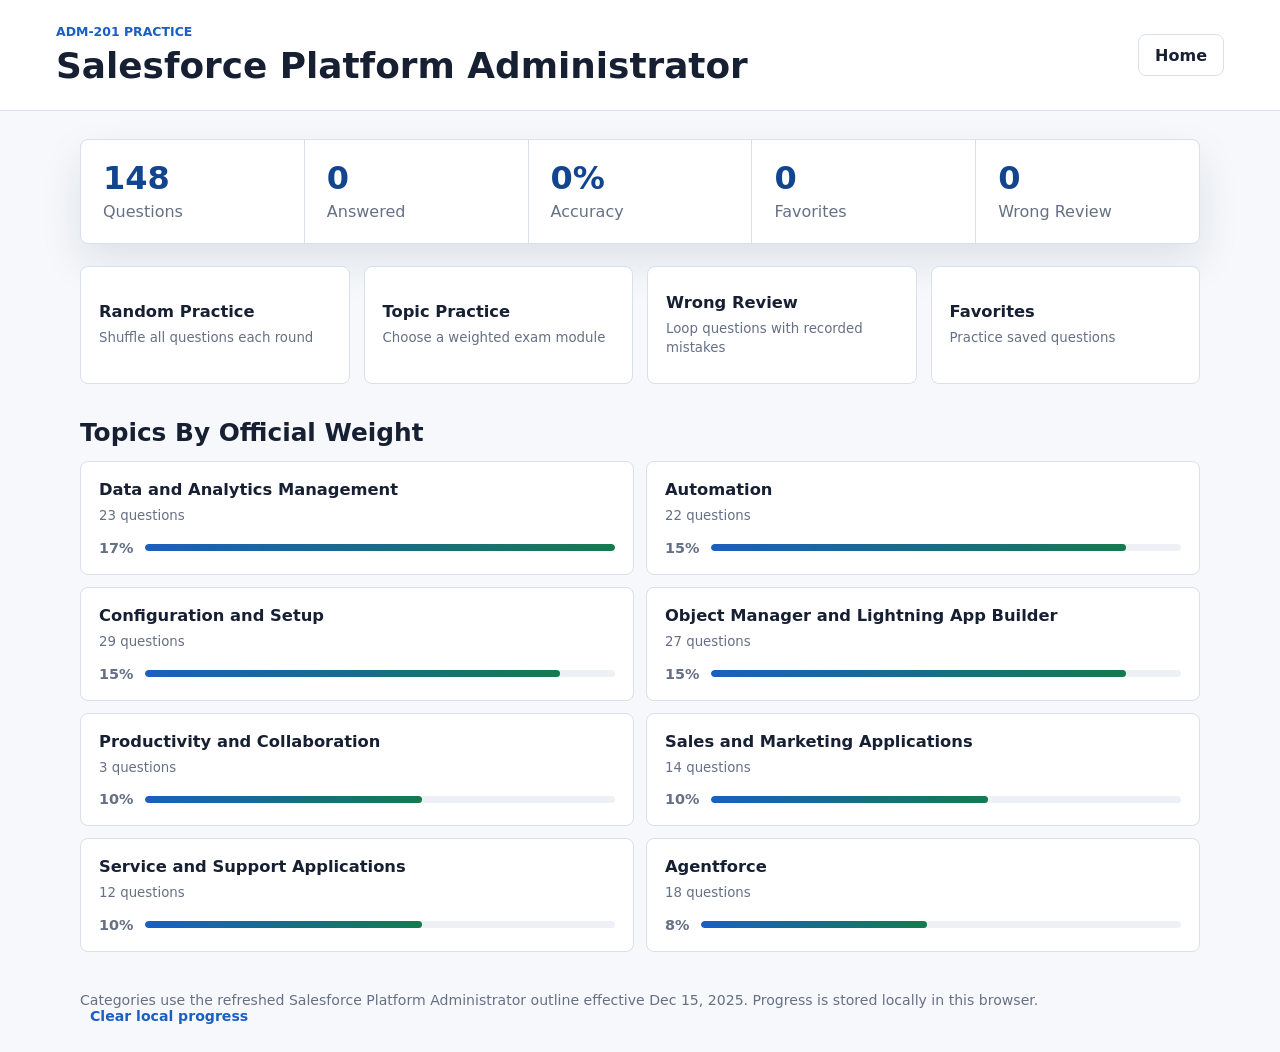
<file: files-mentioned-by-the-user-salesforce/index.html>
<!doctype html>
<html lang="zh-CN">
  <head>
    <meta charset="utf-8">
    <meta name="viewport" content="width=device-width, initial-scale=1">
    <title>Salesforce Platform Admin Practice</title>
    <link rel="stylesheet" href="./styles.css">
  </head>
  <body>
    <header class="topbar">
      <div>
        <p class="eyebrow">ADM-201 Practice</p>
        <h1>Salesforce Platform Administrator</h1>
      </div>
      <button id="homeButton" class="ghost-button" type="button">Home</button>
    </header>

    <main>
      <section id="homeView" class="home-view">
        <div class="summary-band">
          <div>
            <span class="metric" id="totalQuestions">148</span>
            <span class="metric-label">Questions</span>
          </div>
          <div>
            <span class="metric" id="answeredCount">0</span>
            <span class="metric-label">Answered</span>
          </div>
          <div>
            <span class="metric" id="accuracyRate">0%</span>
            <span class="metric-label">Accuracy</span>
          </div>
          <div>
            <span class="metric" id="favoriteCount">0</span>
            <span class="metric-label">Favorites</span>
          </div>
          <div>
            <span class="metric" id="wrongQuestionCount">0</span>
            <span class="metric-label">Wrong Review</span>
          </div>
        </div>

        <div class="mode-grid">
          <button class="mode-tile" type="button" data-mode="random">
            <span>Random Practice</span>
            <small>Shuffle all questions each round</small>
          </button>
          <button class="mode-tile" type="button" data-mode="category">
            <span>Topic Practice</span>
            <small>Choose a weighted exam module</small>
          </button>
          <button class="mode-tile" type="button" data-mode="wrong">
            <span>Wrong Review</span>
            <small>Loop questions with recorded mistakes</small>
          </button>
          <button class="mode-tile" type="button" data-mode="favorites">
            <span>Favorites</span>
            <small>Practice saved questions</small>
          </button>
        </div>

        <section class="category-section" aria-labelledby="categoryTitle">
          <h2 id="categoryTitle">Topics By Official Weight</h2>
          <div id="categoryList" class="category-list"></div>
        </section>
      </section>

      <section id="quizView" class="quiz-view hidden">
        <div class="quiz-header">
          <div>
            <p id="quizMode" class="eyebrow">Practice</p>
            <h2 id="quizTitle">Question</h2>
          </div>
          <div class="quiz-actions">
            <button id="favoriteButton" class="ghost-button" type="button">Save</button>
            <button id="resetCurrentButton" class="ghost-button" type="button">Reset Mistakes</button>
          </div>
        </div>

        <div class="progress-row">
          <span id="progressText">1 / 1</span>
          <span id="wrongCountText">Mistakes: 0</span>
        </div>
        <div class="progress-track" aria-hidden="true">
          <div id="progressFill"></div>
        </div>

        <article class="question-panel">
          <div class="question-meta">
            <span id="questionNumber">Question</span>
            <span id="questionCategory">Category</span>
          </div>
          <p id="questionText" class="question-text"></p>
          <div id="optionsList" class="options-list"></div>
        </article>

        <section id="resultPanel" class="result-panel hidden" aria-live="polite">
          <div class="result-topline">
            <strong id="resultTitle">Result</strong>
            <span id="correctAnswerText"></span>
          </div>
          <p id="explanationText"></p>
        </section>

        <div class="bottom-actions">
          <button id="submitButton" class="primary-button" type="button">Submit Answer</button>
          <button id="nextButton" class="secondary-button hidden" type="button">Next Question</button>
        </div>
      </section>

      <section id="scoreView" class="score-view hidden">
        <article class="score-panel">
          <p class="eyebrow">Session Result</p>
          <h2 id="scoreTitle">Practice Complete</h2>
          <div class="score-ring" aria-label="Session score">
            <svg width="132" height="132" viewBox="0 0 132 132">
              <circle cx="66" cy="66" r="56" class="ring-bg"></circle>
              <circle id="scoreCircle" cx="66" cy="66" r="56" class="ring-fg"></circle>
            </svg>
            <strong id="scorePercent">0%</strong>
          </div>
          <p id="scoreDetail" class="score-detail"></p>
          <div class="score-grid">
            <div><b id="sessionCorrect">0</b><span>Correct</span></div>
            <div><b id="sessionTotal">0</b><span>Answered</span></div>
            <div><b id="sessionWrong">0</b><span>Missed</span></div>
          </div>
          <div class="score-actions">
            <button id="restartButton" class="primary-button" type="button">Practice Again</button>
            <button id="scoreWrongButton" class="secondary-button" type="button">Review Mistakes</button>
            <button id="scoreHomeButton" class="ghost-button" type="button">Home</button>
          </div>
        </article>
      </section>
    </main>

    <footer>
      Categories use the refreshed Salesforce Platform Administrator outline effective Dec 15, 2025.
      Progress is stored locally in this browser.
      <button id="clearProgressButton" class="text-button" type="button">Clear local progress</button>
    </footer>

    <script src="./questions-data.js"></script>
    <script src="./app.js"></script>
  </body>
</html>
</file>
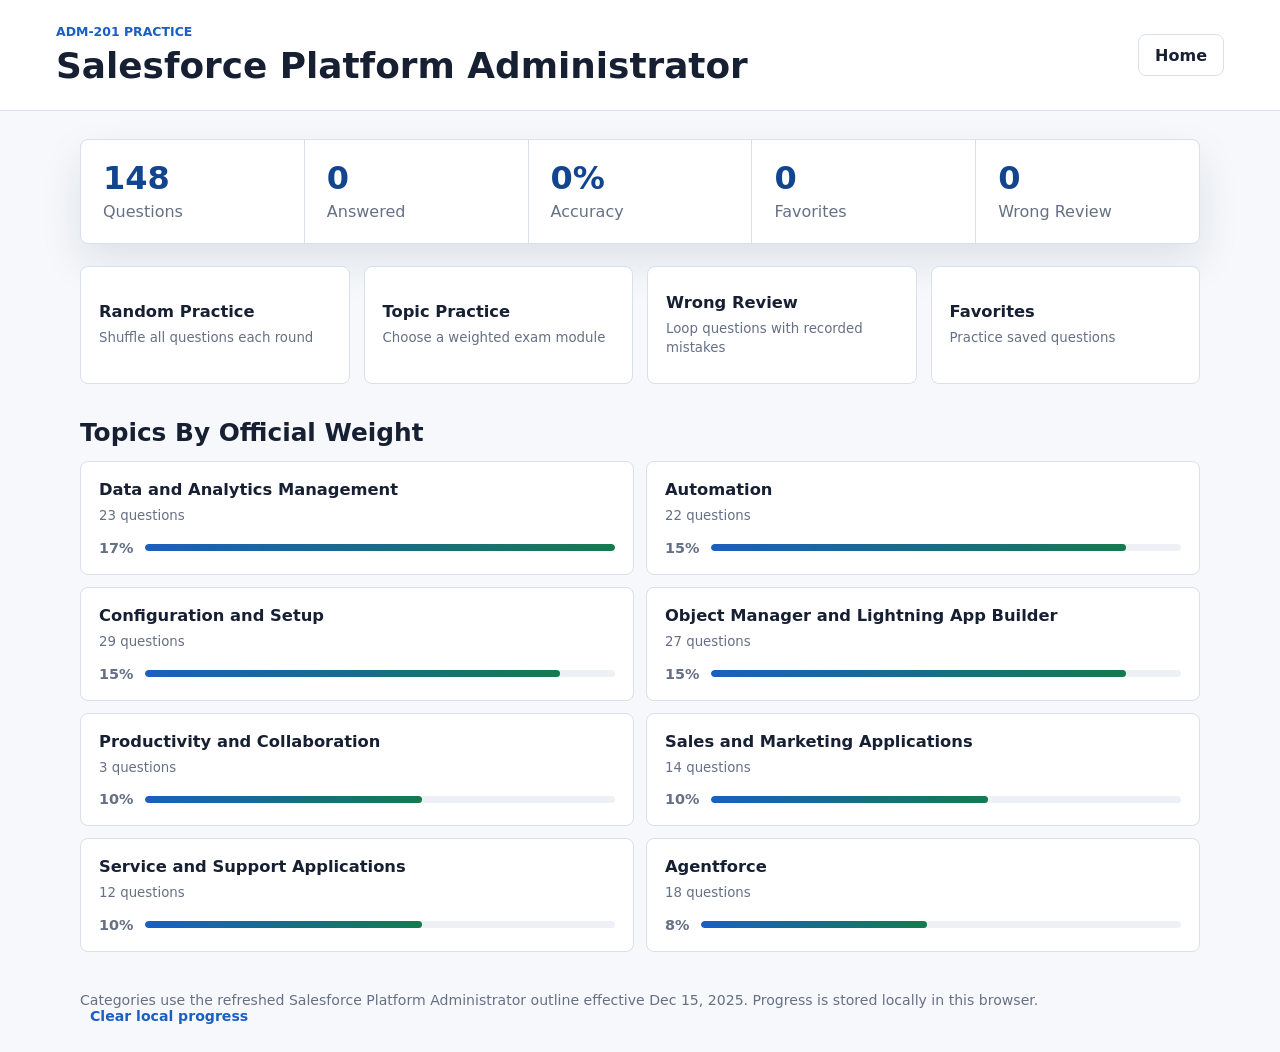
<file: files-mentioned-by-the-user-salesforce/salesforce-adm201-practice.html>
<!doctype html>
<html lang="zh-CN">
  <head>
    <meta charset="utf-8">
    <meta name="viewport" content="width=device-width, initial-scale=1">
    <title>Salesforce Platform Admin Practice</title>
    <style>
:root {
  color-scheme: light;
  --bg: #f6f8fb;
  --ink: #172033;
  --muted: #667085;
  --line: #d8e0eb;
  --panel: #ffffff;
  --blue: #1b5fc1;
  --blue-dark: #12458d;
  --green: #157a4f;
  --red: #be3b36;
  --amber: #a86408;
  --violet: #6554c0;
  --shadow: 0 18px 42px rgba(24, 37, 56, 0.1);
}

* {
  box-sizing: border-box;
}

body {
  margin: 0;
  min-height: 100vh;
  font-family: Inter, ui-sans-serif, system-ui, -apple-system, BlinkMacSystemFont, "Segoe UI", sans-serif;
  background: var(--bg);
  color: var(--ink);
}

button {
  font: inherit;
}

.topbar {
  position: sticky;
  top: 0;
  z-index: 10;
  display: flex;
  align-items: center;
  justify-content: space-between;
  gap: 16px;
  padding: 24px clamp(16px, 5vw, 56px);
  background: #ffffff;
  border-bottom: 1px solid var(--line);
}

h1,
h2,
p {
  margin: 0;
}

h1 {
  font-size: clamp(1.45rem, 2.8vw, 2.4rem);
  line-height: 1.15;
}

h2 {
  font-size: clamp(1.15rem, 2vw, 1.55rem);
}

main {
  width: min(1120px, calc(100% - 32px));
  margin: 28px auto 40px;
}

.eyebrow {
  color: var(--blue);
  font-size: 0.78rem;
  font-weight: 800;
  letter-spacing: 0;
  text-transform: uppercase;
  margin-bottom: 6px;
}

.hidden {
  display: none !important;
}

.summary-band {
  display: grid;
  grid-template-columns: repeat(5, minmax(0, 1fr));
  gap: 1px;
  overflow: hidden;
  background: var(--line);
  border: 1px solid var(--line);
  border-radius: 8px;
  box-shadow: var(--shadow);
}

.summary-band > div {
  min-width: 0;
  padding: 22px;
  background: var(--panel);
}

.metric {
  display: block;
  color: var(--blue-dark);
  font-size: 2rem;
  font-weight: 850;
  line-height: 1;
}

.metric-label {
  display: block;
  margin-top: 8px;
  color: var(--muted);
}

.mode-grid {
  display: grid;
  grid-template-columns: repeat(4, minmax(0, 1fr));
  gap: 14px;
  margin: 22px 0 34px;
}

.mode-tile,
.category-button {
  min-height: 118px;
  padding: 18px;
  text-align: left;
  border: 1px solid var(--line);
  border-radius: 8px;
  background: var(--panel);
  color: var(--ink);
  cursor: pointer;
  transition: border-color 140ms ease, transform 140ms ease, box-shadow 140ms ease;
}

.mode-tile:hover,
.category-button:hover {
  border-color: var(--blue);
  transform: translateY(-2px);
  box-shadow: 0 12px 30px rgba(27, 95, 193, 0.12);
}

.mode-tile span,
.category-button span {
  display: block;
  font-weight: 800;
  font-size: 1.02rem;
}

.mode-tile small,
.category-button small {
  display: block;
  margin-top: 8px;
  color: var(--muted);
  line-height: 1.4;
}

.category-section h2 {
  margin-bottom: 14px;
}

.category-list {
  display: grid;
  grid-template-columns: repeat(2, minmax(0, 1fr));
  gap: 12px;
}

.category-button {
  min-height: 94px;
}

.weight-row {
  display: flex;
  align-items: center;
  justify-content: space-between;
  gap: 12px;
  margin-top: 14px;
  color: var(--muted);
  font-size: 0.9rem;
}

.weight-bar {
  height: 7px;
  flex: 1;
  overflow: hidden;
  border-radius: 999px;
  background: #edf1f6;
}

.weight-bar i {
  display: block;
  height: 100%;
  border-radius: inherit;
  background: linear-gradient(90deg, var(--blue), var(--green));
}

.quiz-header,
.progress-row,
.question-meta,
.result-topline,
.bottom-actions,
.quiz-actions {
  display: flex;
  align-items: center;
  justify-content: space-between;
  gap: 12px;
}

.quiz-header {
  margin-bottom: 18px;
}

.ghost-button,
.secondary-button,
.primary-button,
.text-button {
  min-height: 42px;
  padding: 0 16px;
  border-radius: 8px;
  cursor: pointer;
  font-weight: 750;
}

.ghost-button,
.secondary-button {
  border: 1px solid var(--line);
  background: #ffffff;
  color: var(--ink);
}

.primary-button {
  border: 1px solid var(--blue);
  background: var(--blue);
  color: #ffffff;
}

.primary-button:disabled {
  cursor: not-allowed;
  opacity: 0.55;
}

.ghost-button:disabled,
.secondary-button:disabled {
  cursor: not-allowed;
  opacity: 0.5;
}

.progress-row {
  color: var(--muted);
  font-weight: 700;
}

.progress-track {
  height: 8px;
  margin: 10px 0 18px;
  overflow: hidden;
  border-radius: 999px;
  background: #e6ebf2;
}

#progressFill {
  width: 0;
  height: 100%;
  border-radius: inherit;
  background: linear-gradient(90deg, var(--blue), var(--violet));
  transition: width 160ms ease;
}

.question-panel,
.result-panel {
  border: 1px solid var(--line);
  border-radius: 8px;
  background: var(--panel);
  box-shadow: var(--shadow);
}

.question-panel {
  padding: clamp(18px, 3vw, 30px);
}

.question-meta {
  flex-wrap: wrap;
  color: var(--muted);
  font-weight: 800;
  font-size: 0.9rem;
  margin-bottom: 18px;
}

.question-text {
  font-size: clamp(1.05rem, 1.6vw, 1.25rem);
  line-height: 1.65;
}

.options-list {
  display: grid;
  gap: 10px;
  margin-top: 24px;
}

.option-button {
  display: grid;
  grid-template-columns: 40px 1fr;
  gap: 12px;
  align-items: start;
  width: 100%;
  min-height: 58px;
  padding: 12px;
  text-align: left;
  border: 1px solid var(--line);
  border-radius: 8px;
  background: #ffffff;
  color: var(--ink);
  cursor: pointer;
}

.option-button .label {
  display: grid;
  place-items: center;
  width: 36px;
  height: 36px;
  border-radius: 50%;
  background: #edf4ff;
  color: var(--blue-dark);
  font-weight: 850;
}

.option-button.selected {
  border-color: var(--blue);
  background: #f2f7ff;
}

.option-button.correct {
  border-color: var(--green);
  background: #effaf4;
}

.option-button.incorrect {
  border-color: var(--red);
  background: #fff3f2;
}

.result-panel {
  margin-top: 16px;
  padding: 18px;
}

.result-panel.correct {
  border-color: rgba(21, 122, 79, 0.45);
}

.result-panel.incorrect {
  border-color: rgba(190, 59, 54, 0.45);
}

.result-topline {
  flex-wrap: wrap;
  margin-bottom: 10px;
}

#correctAnswerText {
  color: var(--muted);
  font-weight: 750;
}

#explanationText {
  color: #344054;
  line-height: 1.65;
}

.bottom-actions {
  position: sticky;
  bottom: 0;
  justify-content: flex-end;
  margin-top: 18px;
  padding: 12px 0;
  background: linear-gradient(180deg, rgba(246, 248, 251, 0), var(--bg) 28%);
}

.score-view {
  display: grid;
  min-height: calc(100vh - 180px);
  place-items: center;
}

.score-panel {
  width: min(560px, 100%);
  padding: clamp(22px, 5vw, 36px);
  text-align: center;
  border: 1px solid var(--line);
  border-radius: 8px;
  background: var(--panel);
  box-shadow: var(--shadow);
}

.score-ring {
  position: relative;
  display: grid;
  width: 132px;
  height: 132px;
  margin: 24px auto 10px;
  place-items: center;
}

.score-ring svg {
  position: absolute;
  inset: 0;
  transform: rotate(-90deg);
}

.ring-bg,
.ring-fg {
  fill: none;
  stroke-width: 12;
}

.ring-bg {
  stroke: #e6ebf2;
}

.ring-fg {
  stroke: var(--green);
  stroke-linecap: round;
  stroke-dasharray: 0 352;
  transition: stroke-dasharray 180ms ease;
}

.score-ring strong {
  position: relative;
  color: var(--blue-dark);
  font-size: 2rem;
}

.score-detail {
  color: var(--muted);
  line-height: 1.55;
}

.score-grid {
  display: grid;
  grid-template-columns: repeat(3, minmax(0, 1fr));
  gap: 10px;
  margin: 22px 0;
}

.score-grid div {
  padding: 14px 10px;
  border: 1px solid var(--line);
  border-radius: 8px;
  background: #f8fafc;
}

.score-grid b,
.score-grid span {
  display: block;
}

.score-grid b {
  color: var(--blue-dark);
  font-size: 1.45rem;
}

.score-grid span {
  margin-top: 4px;
  color: var(--muted);
  font-size: 0.86rem;
}

.score-actions {
  display: grid;
  grid-template-columns: repeat(3, minmax(0, 1fr));
  gap: 10px;
}

footer {
  width: min(1120px, calc(100% - 32px));
  margin: 0 auto 28px;
  color: var(--muted);
  font-size: 0.88rem;
}

.text-button {
  min-height: auto;
  margin-left: 10px;
  padding: 0;
  border: 0;
  background: transparent;
  color: var(--blue);
}

@media (max-width: 860px) {
  .mode-grid,
  .category-list {
    grid-template-columns: repeat(2, minmax(0, 1fr));
  }

  .summary-band {
    grid-template-columns: repeat(3, minmax(0, 1fr));
  }
}

@media (max-width: 620px) {
  .topbar,
  .quiz-header,
  .bottom-actions {
    align-items: stretch;
    flex-direction: column;
  }

  .summary-band,
  .mode-grid,
  .category-list,
  .score-actions {
    grid-template-columns: 1fr;
  }

  .summary-band > div {
    padding: 18px;
  }

  .quiz-actions {
    align-items: stretch;
    flex-direction: column;
  }

  .ghost-button,
  .secondary-button,
  .primary-button {
    width: 100%;
  }

  .text-button {
    width: auto;
    margin: 10px 0 0;
  }
}

    </style>
</head>
  <body>
    <header class="topbar">
      <div>
        <p class="eyebrow">ADM-201 Practice</p>
        <h1>Salesforce Platform Administrator</h1>
      </div>
      <button id="homeButton" class="ghost-button" type="button">Home</button>
    </header>

    <main>
      <section id="homeView" class="home-view">
        <div class="summary-band">
          <div>
            <span class="metric" id="totalQuestions">148</span>
            <span class="metric-label">Questions</span>
          </div>
          <div>
            <span class="metric" id="answeredCount">0</span>
            <span class="metric-label">Answered</span>
          </div>
          <div>
            <span class="metric" id="accuracyRate">0%</span>
            <span class="metric-label">Accuracy</span>
          </div>
          <div>
            <span class="metric" id="favoriteCount">0</span>
            <span class="metric-label">Favorites</span>
          </div>
          <div>
            <span class="metric" id="wrongQuestionCount">0</span>
            <span class="metric-label">Wrong Review</span>
          </div>
        </div>

        <div class="mode-grid">
          <button class="mode-tile" type="button" data-mode="random">
            <span>Random Practice</span>
            <small>Shuffle all questions each round</small>
          </button>
          <button class="mode-tile" type="button" data-mode="category">
            <span>Topic Practice</span>
            <small>Choose a weighted exam module</small>
          </button>
          <button class="mode-tile" type="button" data-mode="wrong">
            <span>Wrong Review</span>
            <small>Loop questions with recorded mistakes</small>
          </button>
          <button class="mode-tile" type="button" data-mode="favorites">
            <span>Favorites</span>
            <small>Practice saved questions</small>
          </button>
        </div>

        <section class="category-section" aria-labelledby="categoryTitle">
          <h2 id="categoryTitle">Topics By Official Weight</h2>
          <div id="categoryList" class="category-list"></div>
        </section>
      </section>

      <section id="quizView" class="quiz-view hidden">
        <div class="quiz-header">
          <div>
            <p id="quizMode" class="eyebrow">Practice</p>
            <h2 id="quizTitle">Question</h2>
          </div>
          <div class="quiz-actions">
            <button id="favoriteButton" class="ghost-button" type="button">Save</button>
            <button id="resetCurrentButton" class="ghost-button" type="button">Reset Mistakes</button>
          </div>
        </div>

        <div class="progress-row">
          <span id="progressText">1 / 1</span>
          <span id="wrongCountText">Mistakes: 0</span>
        </div>
        <div class="progress-track" aria-hidden="true">
          <div id="progressFill"></div>
        </div>

        <article class="question-panel">
          <div class="question-meta">
            <span id="questionNumber">Question</span>
            <span id="questionCategory">Category</span>
          </div>
          <p id="questionText" class="question-text"></p>
          <div id="optionsList" class="options-list"></div>
        </article>

        <section id="resultPanel" class="result-panel hidden" aria-live="polite">
          <div class="result-topline">
            <strong id="resultTitle">Result</strong>
            <span id="correctAnswerText"></span>
          </div>
          <p id="explanationText"></p>
        </section>

        <div class="bottom-actions">
          <button id="submitButton" class="primary-button" type="button">Submit Answer</button>
          <button id="nextButton" class="secondary-button hidden" type="button">Next Question</button>
        </div>
      </section>

      <section id="scoreView" class="score-view hidden">
        <article class="score-panel">
          <p class="eyebrow">Session Result</p>
          <h2 id="scoreTitle">Practice Complete</h2>
          <div class="score-ring" aria-label="Session score">
            <svg width="132" height="132" viewBox="0 0 132 132">
              <circle cx="66" cy="66" r="56" class="ring-bg"></circle>
              <circle id="scoreCircle" cx="66" cy="66" r="56" class="ring-fg"></circle>
            </svg>
            <strong id="scorePercent">0%</strong>
          </div>
          <p id="scoreDetail" class="score-detail"></p>
          <div class="score-grid">
            <div><b id="sessionCorrect">0</b><span>Correct</span></div>
            <div><b id="sessionTotal">0</b><span>Answered</span></div>
            <div><b id="sessionWrong">0</b><span>Missed</span></div>
          </div>
          <div class="score-actions">
            <button id="restartButton" class="primary-button" type="button">Practice Again</button>
            <button id="scoreWrongButton" class="secondary-button" type="button">Review Mistakes</button>
            <button id="scoreHomeButton" class="ghost-button" type="button">Home</button>
          </div>
        </article>
      </section>
    </main>

    <footer>
      Categories use the refreshed Salesforce Platform Administrator outline effective Dec 15, 2025.
      Progress is stored locally in this browser.
      <button id="clearProgressButton" class="text-button" type="button">Clear local progress</button>
    </footer>
    <script>
window.ADM201_QUESTION_BANK = {
  "sourcePdf": "Salesforce-ADM-201 148题.pdf",
  "generatedFromPages": 88,
  "officialOutlineSource": "Salesforce Admins blog, Jan 22 2026, exam refresh effective Dec 15 2025",
  "categories": [
    {
      "title": "Data and Analytics Management",
      "weight": 17,
      "count": 23
    },
    {
      "title": "Automation",
      "weight": 15,
      "count": 22
    },
    {
      "title": "Configuration and Setup",
      "weight": 15,
      "count": 29
    },
    {
      "title": "Object Manager and Lightning App Builder",
      "weight": 15,
      "count": 27
    },
    {
      "title": "Productivity and Collaboration",
      "weight": 10,
      "count": 3
    },
    {
      "title": "Sales and Marketing Applications",
      "weight": 10,
      "count": 14
    },
    {
      "title": "Service and Support Applications",
      "weight": 10,
      "count": 12
    },
    {
      "title": "Agentforce",
      "weight": 8,
      "count": 18
    }
  ],
  "questions": [
    {
      "id": 24,
      "uid": "q001",
      "category": "Service and Support Applications",
      "sourceCategory": "Service and Support Applications",
      "weight": 10,
      "question": "Universal Containers (UC) customers have provided feedback that their support cases are not being responded to quickly enough. UC wants to send all unassigned cases that have been open for more than 2 hours to an urgent Case queue and alert the support manager. Which feature should a Platform Administrator configure to meet this requirement?",
      "options": [
        {
          "label": "A",
          "text": "Case Scheduled Reports"
        },
        {
          "label": "B",
          "text": "Case Dashboard Refreshes"
        },
        {
          "label": "C",
          "text": "Case Escalation Rules"
        },
        {
          "label": "D",
          "text": "Case Assignment Rules"
        }
      ],
      "answer": [
        "C"
      ],
      "explanation": "Case Escalation Rulesare specifically designed to automate actions when a case has remained in a certain state for a defined period of time. In this scenario, the requirement involves two specific time-based triggers: moving the case after 2 hours and alerting a manager. Escalation rules allow the administrator to define \"Escalation Actions\" that execute when the time threshold is reached, such as \"Reassign to Queue\" and \"Notify Manager\". Case Assignment Rules (Option D) only fire when a case is first created or manually triggered, not after a time delay63. Reports (Option A) and Dashboards (Option B) provide information but do not physically move records or perform automated reassignments."
    },
    {
      "id": 83,
      "uid": "q002",
      "category": "Automation",
      "sourceCategory": "Automation",
      "weight": 15,
      "question": "Cloud Kicks (CK) is partnering with a used shoe store and second-hand bicycle emporium. CK has an automated business process it wants to run once a week to count the number of open cases related to an Account. Which flow should a Platform Administrator recommend automating within Flow Builder for this business process?",
      "options": [
        {
          "label": "A",
          "text": "Scheduled flow"
        },
        {
          "label": "B",
          "text": "Record triggered flow"
        },
        {
          "label": "C",
          "text": "Autolaunched flow"
        },
        {
          "label": "D",
          "text": "Automation event triggered flow"
        }
      ],
      "answer": [
        "A"
      ],
      "explanation": "For any business process that needs to run at a specific time interval (in this case, \"once a week\"), a Scheduled flow is the standard tool. A scheduled flow allows the Platform Administrator to define a frequency (Daily, Weekly, or Once) and a start time57. The flow can then query all relevant Account records and perform the logic of counting open cases and updating the parent record autonomously58. Record-triggered flows (Option B) are inappropriate here because the count needs to happen on a schedule rather than being triggered by an individual record edit59. Autolaunched flows (Option C) must be called by another process, such as a button or Apex, and do not have their own timing mechanism60. \"Automation event triggered flow\" (Option D) is not a standard type of flow used for recurring batch processing"
    },
    {
      "id": 60,
      "uid": "q003",
      "category": "Object Manager and Lightning App Builder",
      "sourceCategory": "Object Manager and Lightning App Builder",
      "weight": 15,
      "question": "The Activity Timeline is missing from the Account record page. What should a Platform Administrator do to correct this?",
      "options": [
        {
          "label": "A",
          "text": "Add the standard Activities component to the Account Lightning record page."
        },
        {
          "label": "B",
          "text": "Update the user’s permission to allow Edit access to the Activity Timeline."
        },
        {
          "label": "C",
          "text": "Run a report to verify whether any activities have been logged for that Account."
        },
        {
          "label": "D",
          "text": "Add a button for the Activity Timeline in the Object Manager for the Account object."
        }
      ],
      "answer": [
        "A"
      ],
      "explanation": "The Activity Timeline is a standard Lightning component that displays open tasks, upcoming events, and past activities (like logged calls or sent emails) in a chronological view. If this timeline is missing from an Account page, it is usually because the component has been removed from the Lightning Record Page layout. To fix this, the Platform Administrator should open the Account record in the Lightning App Builder. From the list of standard components on the left, the admin must drag the Activities component onto the page canvas—typically in the right-hand column or a dedicated tab. Once the page is saved and activated, the timeline will be visible to users. Visibility of the timeline is a layout configuration, not a specific \"Edit access\" permission (Option B). Running a report (Option C) might confirm if data exists, but it won't fix the UI issue. There is no \"button\" for the Activity Timeline in the Object Manager (Option D); it is managed strictly as a component within the App Builder."
    },
    {
      "id": 84,
      "uid": "q004",
      "category": "Configuration and Setup",
      "sourceCategory": "Configuration and Setup",
      "weight": 15,
      "question": "A VP of sales needs to report on records owned by individuals in various parts of the role hierarchy. The organization-wide default is set to Private. What should a Platform Administrator configure to achieve this?",
      "options": [
        {
          "label": "A",
          "text": "Field-Level Security"
        },
        {
          "label": "B",
          "text": "Sharing Rules"
        },
        {
          "label": "C",
          "text": "Permission Sets"
        },
        {
          "label": "D",
          "text": "Restriction Rules"
        }
      ],
      "answer": [
        "B"
      ],
      "explanation": "When the Organization-Wide Default (OWD) for an object is set to Private, users can only see records they own or those shared with them. While the Role Hierarchy automatically grants \"upward\" visibility (managers see what subordinates own), it does not naturally allow for \"lateral\" visibility or visibility across different branches of the hierarchy. To solve this, a Platform Administrator should use Sharing Rules. Sharing Rules allow the admin to create exceptions to the Private OWD based on record ownership or specific criteria. For example, the admin can create an \"Owner-based Sharing Rule\" that shares all records owned by the \"East Coast Sales\" role with the VP of Sales (or a Public Group the VP belongs to). This provides a scalable way to grant the necessary visibility for reporting without making the data public to the entire company. Sharing Rules are a core security feature that ensures the right people have access to the right data while maintaining the principle of least privilege."
    },
    {
      "id": 42,
      "uid": "q005",
      "category": "Data and Analytics Management",
      "sourceCategory": "Data and Analytics Management",
      "weight": 17,
      "question": "Cloud Kicks wants a report to categorize accounts into small, medium, and large based on the dollar value found in the Contract Value field. Which feature should a Platform Administrator use to meet this request?",
      "options": [
        {
          "label": "A",
          "text": "Group Rows"
        },
        {
          "label": "B",
          "text": "Filter Logic"
        },
        {
          "label": "C",
          "text": "Detail Column"
        },
        {
          "label": "D",
          "text": "Bucket Column"
        }
      ],
      "answer": [
        "D"
      ],
      "explanation": "In Salesforce reporting, aBucket Columnis the most efficient tool for categorizing records without the need for creating custom fields or complex formula logic. Bucketing allows an administrator to define ranges of values for a field—such as the \"Contract Value\" currency field—and assign a label to each range, such as \"Small,\" \"Medium,\" or \"Large.\" This is particularly useful for grouping data into segments that do not exist natively in the data model. For example, if a \"Small\" account is defined as anything under $50,000 and \"Large\" is over $200,000, the bucket tool allows the admin to visually organize these in the report builder interface. Unlike Grouping Rows, which merely clusters identical values together, a Bucket Column transforms raw data into meaningful categories for visualization. This feature significantly enhances data storytelling by providing a summarized view of account distribution based on specific financial thresholds without impacting the actual Account record or requiring administrative overhead for new fields."
    },
    {
      "id": 18,
      "uid": "q006",
      "category": "Automation",
      "sourceCategory": "Automation",
      "weight": 15,
      "question": "A Platform Administrator at Universal Containers needs an automated way to delete records based on field values. Which automated solution should the administrator use?",
      "options": [
        {
          "label": "A",
          "text": "Flow Builder"
        },
        {
          "label": "B",
          "text": "Automation Studio"
        },
        {
          "label": "C",
          "text": "Mass Delete Records"
        },
        {
          "label": "D",
          "text": "Flow Orchestration"
        }
      ],
      "answer": [
        "A"
      ],
      "explanation": "Flow Builder is the standard and most versatile tool for performing automated data maintenance, including the deletion of records. A \"Schedule-Triggered Flow\" can be configured to run at specific intervals (e.g., daily at midnight) to find records that meet certain criteria—such as Leads that have been \"Unqualified\" for over a year—and use the \"Delete Records\" element to remove them from the system. While the \"Mass Delete Records\" tool (Option C) exists in the Setup menu, it is a manual administrative tool and cannot be scheduled or fully automated based on complex field-level logic. Automation Studio (Option B) is a Marketing Cloud tool, not a core Salesforce platform feature for record management. Flow Orchestration (Option D) is used for complex, multi-user business processes rather than simple data cleanup tasks. Therefore, for recurring, criteria- based record deletion, Flow Builder is the recommended solution."
    },
    {
      "id": 98,
      "uid": "q007",
      "category": "Automation",
      "sourceCategory": "Automation",
      "weight": 15,
      "question": "The Cloud Kicks CFO requires any opportunity over $100,000 to be automatically sent to them, so they can sign off on the record before the deal closes. Which feature should a Platform Administrator use to fulfill this requirement?",
      "options": [
        {
          "label": "A",
          "text": "Submit for Approval button"
        },
        {
          "label": "B",
          "text": "Einstein Next Best Action"
        },
        {
          "label": "C",
          "text": "Apex Triggers"
        },
        {
          "label": "D",
          "text": "Flow Approvals"
        }
      ],
      "answer": [
        "D"
      ],
      "explanation": "The requirement to have a record \"signed off\" by a specific individual (the CFO) based on a dollar threshold is a classic use case for an Approval Process. While the \"Submit for Approval\" button (Option A) allows a user to manually start the process, the prompt specifies that the process should happen \"automatically\"50. To achieve this automation, the Platform Administrator should use Flow Builder to trigger the approval process. A Record-Triggered Flow can be set to run when an Opportunity is created or updated and meets the criteria (Amount > $100,000). The flow would then use the \"Submit for Approval\" action to launch the record into the predefined approval process without requiring the sales rep to click a button. Einstein Next Best Action (Option B) is a recommendation tool, not a workflow enforcement tool54. Apex Triggers (Option C) could perform this task, but Salesforce best practices recommend using \"clicks not code\" (Flow) whenever possible for such requirements. Using Flow to launch an Approval Process provides the necessary automation, routing, and audit trail the CFO requires"
    },
    {
      "id": 121,
      "uid": "q008",
      "category": "Object Manager and Lightning App Builder",
      "sourceCategory": "Object Manager and Lightning App Builder",
      "weight": 15,
      "question": "Cloud Kicks wants to leverage roll-up summaries on the Account object. Which standard object supports this roll-up summary natively?",
      "options": [
        {
          "label": "A",
          "text": "Opportunity"
        },
        {
          "label": "B",
          "text": "Contact"
        },
        {
          "label": "C",
          "text": "Case"
        },
        {
          "label": "D",
          "text": "Campaigns"
        }
      ],
      "answer": [
        "A"
      ],
      "explanation": "A Roll-up Summary Field is a powerful feature that calculates values from related records and displays them on a master record. However, this functionality is natively available only on the \"Master\" side of a Master- Detail relationship. For standard objects, Salesforce provides a built-in Master-Detail-like relationship between Accounts and Opportunities. Specifically, the Account object acts as the master, and the Opportunity object acts as the detail. This relationship allows a Platform Administrator to create roll-up summary fields on the Account to calculate the sum of \"Total Opportunity Amount,\" the \"Minimum Close Date,\" or a \"Count\" of all related opportunities. Other standard objects like Contacts (Option B) and Cases (Option C) have a lookup relationship to Accounts rather than a master-detail relationship, and therefore do not support native roll-up summaries20. Campaigns (Option D) also do not share this specific relationship with Accounts21. If an administrator needs to roll up data from these other objects, they would typically need to use a custom solution like Flow Builder or a third-party app, whereas Opportunities are supported natively out of the box."
    },
    {
      "id": 94,
      "uid": "q009",
      "category": "Agentforce",
      "sourceCategory": "Agentforce AI",
      "weight": 8,
      "question": "An agent is being developed with several actions that all retrieve information from different databases. A Platform Administrator has named the actions as follows: GetCustomerInfo, GetOrderDetails, GetShippingStatus. Which best practice should the administrator follow to improve these names?",
      "options": [
        {
          "label": "A",
          "text": "Remove all verbs and use only nouns, such as CustomerInfo, OrderDetails, and ShippingStatus."
        },
        {
          "label": "B",
          "text": "Add the word \"Salesforce\" to the beginning of each action name to improve context for the large language model."
        },
        {
          "label": "C",
          "text": "Use a consistent naming convention by starting each action with the verb \"Get\"."
        },
        {
          "label": "D",
          "text": "Use additional related verbs, such as Find, Retrieve, or Identify."
        }
      ],
      "answer": [
        "C"
      ],
      "explanation": "When naming actions for an AI agent, consistency is key to helping the Large Language Model (LLM) categorize and understand the available tools. Following a consistent naming convention, such as starting all retrieval actions with the verb \"Get,\" allows the agent to more easily map user intent (e.g., \"I need information about...\") to the appropriate action. This reduces ambiguity during the reasoning phase of the agentic loop. Using inconsistent verbs like Find, Retrieve, or Identify (Option D) can confuse the model regarding which action is most appropriate for a given task. Removing verbs entirely (Option A) makes it harder for the model to distinguish between an action (doing something) and a data object (a thing). Adding \"Salesforce\" (Option B) is generally redundant as the agent's context is already within the Salesforce environment."
    },
    {
      "id": 51,
      "uid": "q010",
      "category": "Data and Analytics Management",
      "sourceCategory": "Data and Analytics Management",
      "weight": 17,
      "question": "A Platform Administrator at Ursa Major Solar imported records into an object by mistake. Which two tools should the administrator use to undo this import?",
      "options": [
        {
          "label": "A",
          "text": "Weekly Data Export"
        },
        {
          "label": "B",
          "text": "Data Loader"
        },
        {
          "label": "C",
          "text": "Data Import Wizard"
        },
        {
          "label": "D",
          "text": "Mass Delete Records"
        }
      ],
      "answer": [
        "B"
      ],
      "explanation": "To \"undo\" a mistaken import, the administrator must delete the incorrectly created records. Two standard tools facilitate this: Mass Delete Records (Option D):This is a browser-based tool in Setup that allows administrators to delete up to 250 records at a time (standard) or use criteria to identify and remove larger sets of records. It is the quickest way for smaller mistakes. Data Loader (Option B): For large-scale errors, the administrator can use the Success file generated during the original import (which contains the new record IDs) and perform a \"Delete\" operation. The Data Import Wizard (Option C) is for adding or updating data, but it does not have a \"Delete\" function. Weekly Data Export (Option A) is a backup tool and cannot be used to remove existing data from the system."
    },
    {
      "id": 10,
      "uid": "q011",
      "category": "Configuration and Setup",
      "sourceCategory": "Configuration and Setup",
      "weight": 15,
      "question": "Universal Containers has two sales teams, sales team A and sales team B. Each team has their own role in the role hierarchy. Both roles are subordinates of the same Manager role. How should a Platform Administrator share records owned by sales team A with sales team B?",
      "options": [
        {
          "label": "A",
          "text": "Criteria-based sharing"
        },
        {
          "label": "B",
          "text": "Owner-based sharing"
        },
        {
          "label": "C",
          "text": "Hierarchical sharing"
        },
        {
          "label": "D",
          "text": "Manual sharing"
        }
      ],
      "answer": [
        "B"
      ],
      "explanation": "In this scenario, the two teams are \"peers\" in the role hierarchy (both reporting to the same manager). In a private sharing model, peers cannot see each other's records by default. To grant lateral access between these specific groups, an Owner-based Sharing Rule is the most effective solution. The administrator can create a rule stating that any records owned by members of \"Role: Sales Team A\" should be shared with members of \"Role: Sales Team B\" with specific access levels (e.g., Read/Write). Hierarchical sharing (Option C) only grants upward visibility to the Manager role, not across to the other team34. Manual sharing (Option D) is inefficient for an entire team35. Criteria-based sharing (Option A) is used when record field values determine access, whereas this requirement is based specifically on who owns the records36."
    },
    {
      "id": 31,
      "uid": "q012",
      "category": "Agentforce",
      "sourceCategory": "Agentforce AI",
      "weight": 8,
      "question": "A Platform Administrator needs to enable Agentforce for the service team. What is the most critical prerequisite for ensuring the Service Agents have a complete and accurate view of their customers?",
      "options": [
        {
          "label": "A",
          "text": "Activate Email-to-Case for the agent."
        },
        {
          "label": "B",
          "text": "Configure a new Service Console layout."
        },
        {
          "label": "C",
          "text": "Verify Data Cloud is implemented."
        },
        {
          "label": "D",
          "text": "Create new user profiles for the agent."
        }
      ],
      "answer": [
        "C"
      ],
      "explanation": "For an AI agent to provide \"complete and accurate\" support, it needs access to a unified, 360-degree view of the customer data. Data Cloud is the critical prerequisite because it ingests, harmonizes, and unifies data from multiple sources (Salesforce, external databases, legacy systems) into a single \"Unified Profile.\" When Agentforce is \"grounded\" in Data Cloud, it can reference real-time customer interactions, purchase history, and cross-channel behavior that might not exist in a single Case or Contact record. Without Data Cloud, the agent's knowledge is limited to siloed data, which increases the risk of providing incomplete or irrelevant answers. While Console layouts (Option B) and intake methods (Option A) are important for the UI, they do not provide the data foundation necessary for advanced AI reasoning."
    },
    {
      "id": 137,
      "uid": "q013",
      "category": "Service and Support Applications",
      "sourceCategory": "Service and Support Applications",
      "weight": 10,
      "question": "Leadership at Cloud Kicks wants to go beyond knowing how long a case has been open for, to knowing how long a case has sat with different teams. Which tool gives a Platform Administrator the ability to track the time a case sits and provide relevant reporting?",
      "options": [
        {
          "label": "A",
          "text": "Escalation Rules with Business Hours"
        },
        {
          "label": "B",
          "text": "Record-Triggered Flows with Business Hours"
        },
        {
          "label": "C",
          "text": "Case Assignment Rules with Business Hours"
        },
        {
          "label": "D",
          "text": "Milestones with Business Hours"
        }
      ],
      "answer": [
        "D"
      ],
      "explanation": "To track specific stages of a support process and measure the time elapsed within those stages, Salesforce provides Entitlements and Milestones. Milestones represent required steps in a support process, such as \"First Response Time\" or \"Resolution Time\"363636. When combined with Business Hours, Milestones allow the system to accurately calculate how long a case has been in a particular status or assigned to a specific team, excluding weekends or non-working hours. This provides leadership with granular reporting on \"Team Performance\" and SLA compliance. Escalation Rules (Option A) and Assignment Rules (Option C) are primarily routing tools; they can move a case but do not natively provide the timestamp-based tracking and reporting necessary to see duration across multiple \"handoffs\". Record-Triggered Flows (Option B) could theoretically be used to stamp fields, but this would require significant custom development and would not offer the native, out-of-the-box reporting dashboards that come with the Milestones feature40. Therefore, Entitlement Management is the standard solution for tracking time-based service metrics41."
    },
    {
      "id": 89,
      "uid": "q014",
      "category": "Object Manager and Lightning App Builder",
      "sourceCategory": "Object Manager and Lightning App Builder",
      "weight": 15,
      "question": "The client services and customer support teams share the same profile but have different permission sets. The custom object Retention related list needs to be restricted to the client services team on the Lightning record page layout. What should a Platform Administrator use to fulfill this request?",
      "options": [
        {
          "label": "A",
          "text": "Page Layout Assignment"
        },
        {
          "label": "B",
          "text": "Component Visibility"
        },
        {
          "label": "C",
          "text": "Record Type Assignment"
        },
        {
          "label": "D",
          "text": "Sharing Settings"
        }
      ],
      "answer": [
        "B"
      ],
      "explanation": "When users share the same profile but require different user interface experiences, Component Visibility is the most effective tool. In the Lightning App Builder, the administrator can select the \"Related List\" component (or a \"Related List - Single\" component for Retention) and add a visibility filter. The filter can be set to \"User > Permission > Custom Permission\" or \"User > Profile,\" but since they share a profile, the best approach is to filter based on a Permission Set or a specific user field. This allows the Retention list to be visible only to the Client Services team members while remaining hidden for the Customer Support team, even though they are looking at the same record. Page Layout Assignment (Option A) and Record Type Assignment (Option C) are profile-based and would not work since the teams share a profile. Sharing Settings (Option D) control access to the data itself, but the request specifically asks to hide the UI element (the related list)."
    },
    {
      "id": 138,
      "uid": "q015",
      "category": "Object Manager and Lightning App Builder",
      "sourceCategory": "Object Manager and Lightning App Builder",
      "weight": 15,
      "question": "Cloud Kicks uses the standard Account Type field to indicate different account tiers. Users find this confusing, so management has asked that the field be changed to read \"Tier\" on the page layouts. How should a Platform Administrator implement this change?",
      "options": [
        {
          "label": "A",
          "text": "Edit the Type field and change the name."
        },
        {
          "label": "B",
          "text": "Use Rename Tabs and Labels."
        },
        {
          "label": "C",
          "text": "Build a custom field called Tier and delete Type."
        },
        {
          "label": "D",
          "text": "Create a global picklist value set."
        }
      ],
      "answer": [
        "B"
      ],
      "explanation": "To change the display name of a standard field (like \"Account Type\") globally across the entire organization, the correct tool is Rename Tabs and Labels in the Setup menu. This tool allows an administrator to modify the singular and plural labels for standard objects and the field labels for their standard fields. By renaming \"Type\" to \"Tier,\" the change will be reflected on page layouts, in report column headers, and in list views. This is the preferred method because it preserves the underlying data and logic associated with the standard field. Option A is incorrect because standard field names cannot be edited in the \"Fields and Relationships\" menu. Option C is a destructive and complex process that would require data migration and could break existing reports or integrations. Option D does not address the label of the field itself."
    },
    {
      "id": 65,
      "uid": "q016",
      "category": "Automation",
      "sourceCategory": "Automation",
      "weight": 15,
      "question": "Universal Containers requires that when an opportunity is closed won, all other open opportunities on the same account must be rendered as Closed Lost. Which automation solution should a Platform Administrator use to implement this request?",
      "options": [
        {
          "label": "A",
          "text": "Flow Builder"
        },
        {
          "label": "B",
          "text": "Outbound Message"
        },
        {
          "label": "C",
          "text": "Flow Orchestration"
        },
        {
          "label": "D",
          "text": "Quick Action"
        }
      ],
      "answer": [
        "A"
      ],
      "explanation": "Flow Builderis the recommended tool for automating updates to multiple related records based on a change to a single record. A \"Record-Triggered Flow\" can be configured to execute whenever an Opportunity is updated to \"Closed Won\". The flow can then find all other Opportunities related to the same Account where the \"IsClosed\" field is false, and use anUpdate Recordselement to set their stage to \"Closed Lost\". Outbound Messages (Option B) are used for notifying external systems, not for internal data updates31. Flow Orchestration (Option C) is designed for multi-user, complex business processes and would be overly complicated for this simple record update32. Quick Actions (Option D) require a user to click a button, which does not meet the requirement for automatic rendering upon the stage change33."
    },
    {
      "id": 89,
      "uid": "q017",
      "category": "Configuration and Setup",
      "sourceCategory": "Configuration and Setup",
      "weight": 15,
      "question": "Service reps in a call center do not have assigned desks. They sit at any available desk and use the computer on that desk to access Salesforce. A Platform Administrator has been asked to streamline the login process so the reps do not have to authenticate each time they log in at a different computer. Which function should the administrator use to implement this request?",
      "options": [
        {
          "label": "A",
          "text": "Custom Profile"
        },
        {
          "label": "B",
          "text": "Trusted IP Ranges"
        },
        {
          "label": "C",
          "text": "Multi-factor Authentication"
        },
        {
          "label": "D",
          "text": "Permission Set"
        }
      ],
      "answer": [
        "B"
      ],
      "explanation": "In Salesforce, Trusted IP Ranges (configured under Network Access in Setup) define a set of IP addresses from which users can log in without being prompted for a verification code (identity confirmation). In a call center environment where reps use different machines but are all within the same corporate network (sharing a common external IP or range), adding those corporate IPs to the Trusted IP Ranges list \"streamlines\" the login process. This prevents the system from seeing each new machine as an \"unrecognized device\". Multi- factor Authentication (Option C) actually adds an extra step to the login process, which is the opposite of streamlining28. Profiles (Option A) and Permission Sets (Option D) can manage \"Login IP Ranges\" (which restrict access to specific IPs), but Trusted IP Ranges are the primary tool for bypassing identity verification within a known network."
    },
    {
      "id": 90,
      "uid": "q018",
      "category": "Automation",
      "sourceCategory": "Automation",
      "weight": 15,
      "question": "Northern Trail Outfitters has a new flow that automatically sets field values when a new account is created. The flow is launched by a process, but the flow is not working properly. What should a Platform Administrator do to identify the problem?",
      "options": [
        {
          "label": "A",
          "text": "View the Setup Audit Trail and review for errors."
        },
        {
          "label": "B",
          "text": "Set up email logs and review the send error logs."
        },
        {
          "label": "C",
          "text": "Use the native debug feature in Flow Builder."
        },
        {
          "label": "D",
          "text": "Review debug logs with the flow logging level."
        }
      ],
      "answer": [
        "C"
      ],
      "explanation": "The most efficient and descriptive way to troubleshoot a flow is to use the native Debug feature within the Flow Builder. This tool allows the Platform Administrator to \"run\" the flow in a safe environment, simulating the creation or update of a record. As the flow executes, the Debugger provides a step-by-step panel showing exactly how variables were assigned, which paths were taken in \"Decision\" elements, and whether any \"Update\" or \"Create\" elements failed. It explicitly highlights where an error occurred and provides a detailed error message. While general Debug Logs (Option D) can capture flow information, they are much harder to read and require setting specific trace flags. The Setup Audit Trail (Option A) only shows configuration changes, not runtime errors. Email logs (Option B) are only useful if the flow is failing to send an email. The Flow Debugger is the primary tool for administrators to refine logic and fix issues before activating automation."
    },
    {
      "id": 100,
      "uid": "q019",
      "category": "Service and Support Applications",
      "sourceCategory": "Service and Support Applications",
      "weight": 10,
      "question": "Ursa Major Solar wants to automatically notify a manager about any cases awaiting a response from an agent for more than 2 hours after case creation. Which feature should a Platform Administrator use to fulfill this requirement?",
      "options": [
        {
          "label": "A",
          "text": "Assignment Rule"
        },
        {
          "label": "B",
          "text": "Case Escalation Rule"
        },
        {
          "label": "C",
          "text": "Formula field"
        },
        {
          "label": "D",
          "text": "Omni-Channel Supervisor"
        }
      ],
      "answer": [
        "B"
      ],
      "explanation": "Case Escalation Rules are the dedicated tool for time-based notifications and reassignments in Service Cloud. The Platform Administrator can set an escalation rule entry that triggers when a case is \"Older than 2 hours\" and meets specific status criteria (e.g., Status = New). The rule can then be configured to send an Email Notification to a manager or a specific distribution list. This ensures that management is alerted to potential SLA breaches. Assignment Rules (Option A) only run when a case is first created. Formula fields (Option C) can calculate time but cannot send notifications. Omni-Channel Supervisor (Option D) allows for real-time monitoring but does not provide automated email alerting based on specific time-elapsed thresholds."
    },
    {
      "id": 66,
      "uid": "q020",
      "category": "Service and Support Applications",
      "sourceCategory": "Service and Support Applications",
      "weight": 10,
      "question": "At Cloud Kicks, when a rep needs to seek additional support help, there's a series of actions the company wants to ensure are taken. The steps include sending an email and changing the status and owner of the case. What should a Platform Administrator use to give the reps an easy way to make these updates?",
      "options": [
        {
          "label": "A",
          "text": "Case Assignment Rules"
        },
        {
          "label": "B",
          "text": "Macros with Quick Actions"
        },
        {
          "label": "C",
          "text": "Quick Text with Email Templates"
        },
        {
          "label": "D",
          "text": "Autolaunched Flows with Email Alerts"
        }
      ],
      "answer": [
        "B"
      ],
      "explanation": "To provide reps with an \"easy way\" to perform a repetitive sequence of manual tasks, Macros are the ideal solution. A Macro allows a user to perform multiple steps—such as changing a Case Status, reassigning the Case Owner, and sending a pre-written email—with a single click. When combined with Quick Actions, Macros can navigate the user interface, populate fields, and submit changes automatically. This significantly reduces manual data entry and ensures that the company's required support process is followed consistently. Case Assignment Rules (Option A) and Autolaunched Flows (Option D) are fully automated and trigger on save, which might not be appropriate if the rep needs to decide when to trigger the support request. Quick Text (Option C) only assists with typing but does not automate field changes or ownership transfers."
    },
    {
      "id": 137,
      "uid": "q021",
      "category": "Sales and Marketing Applications",
      "sourceCategory": "Sales and Marketing Applications",
      "weight": 10,
      "question": "The Universal Containers sales team wants a visual way to manage their opportunity pipeline that allows them to see all deals at once, track progress through sales stages, and quickly move opportunities forward. Which feature should a Platform Administrator recommend to meet these requirements?",
      "options": [
        {
          "label": "A",
          "text": "Set up opportunity reports with chart components and stage-based grouping."
        },
        {
          "label": "B",
          "text": "Create a custom dashboard with opportunity pipeline charts and stage metrics."
        },
        {
          "label": "C",
          "text": "Use the Kanban view for opportunities with card fields and drag-and-drop functionality."
        },
        {
          "label": "D",
          "text": "Configure opportunity list views with custom filters and summary fields."
        }
      ],
      "answer": [
        "C"
      ],
      "explanation": "The Kanban view provides a visual representation of a set of records, such as an opportunity pipeline, organized by a specific field like \"Stage\". It allows sales teams to see all their deals as cards in columns. The primary benefit of Kanban is its \"drag-and-drop\" functionality, which lets users move a card from one column to another to automatically update the stage, effectively \"moving opportunities forward\" with minimal effort. While reports (Option A) and dashboards (Option B) provide visual summaries, they do not allow for the interactive, one-click record updates that the Kanban view offers11. Standard list views (Option D) show data in a grid format which is less visual for tracking pipeline progress compared to the column-based Kanban layout."
    },
    {
      "id": 109,
      "uid": "q022",
      "category": "Object Manager and Lightning App Builder",
      "sourceCategory": "Object Manager and Lightning App Builder",
      "weight": 15,
      "question": "Once an opportunity reaches the negotiation stage at Cloud Kicks, the Amount field becomes required for sales users. Sales managers need to be able to move opportunities into this stage without knowing the amount. How should a Platform Administrator require this field during the negotiation stage for sales users but allow their managers to make changes?",
      "options": [
        {
          "label": "A",
          "text": "Make the field required for all users."
        },
        {
          "label": "B",
          "text": "Assign the Administrator profile to the managers."
        },
        {
          "label": "C",
          "text": "Configure a validation rule to meet the criteria."
        },
        {
          "label": "D",
          "text": "Create a formula field to fill in the field for managers."
        }
      ],
      "answer": [
        "C"
      ],
      "explanation": "A Validation Rule is the only way to enforce conditional requirement logic based on both record data (the stage) and user data (the user's profile or role). To achieve this, the Platform Administrator would write a formula that checks three things: if the Stage is \"Negotiation,\" if the Amount field is blank, and if the user is not a manager. The formula would look something like: AND(ISPICKVAL(StageName, \"Negotiation\"), ISBLANK(Amount), $Profile.Name <> \"Sales Manager\"). This allows the system to block standard sales users from saving the record without an amount, while the exception for the manager's profile allows them to bypass the requirement. Making the field required on the page layout (Option A) would affect all users equally, failing to meet the requirement for managers. Assigning the Admin profile to managers (Option B) is a major security risk and violates the principle of least privilege.1"
    },
    {
      "id": 135,
      "uid": "q023",
      "category": "Automation",
      "sourceCategory": "Automation",
      "weight": 15,
      "question": "A Platform Administrator needs to configure an approval process for the sales team when opportunities that meet particular conditions are closed. How should the administrator make sure the right records are included in the process?",
      "options": [
        {
          "label": "A",
          "text": "Add Specific Entry Criteria."
        },
        {
          "label": "B",
          "text": "Use Dynamic Forms to display a button."
        },
        {
          "label": "C",
          "text": "C. Create a screen flow."
        },
        {
          "label": "D",
          "text": "Add a validation rule to the opportunity."
        }
      ],
      "answer": [
        "A"
      ],
      "explanation": "The fundamental way to control which records enter an Approval Process is by defining Entry Criteria. During the setup of an approval process, the administrator specifies field-level conditions (e.g., Amount > 50,000 AND Stage = Closed Won) that a record must meet to be eligible for approval. If a user attempts to submit a record that does not meet these criteria, Salesforce will display an error message and prevent the process from starting. This ensures that the finance or management teams are only notified of deals that actually require their sign-off. While a Screen Flow (Option C) could be used to launch the process, the entry criteria within the approval process itself act as the ultimate \"gatekeeper\" for the automation. Validation rules (Option D) prevent bad data but do not route records for approval. Dynamic Forms (Option B) can show or hide the \"Submit for Approval\" button, but they do not enforce the underlying business logic of the process itself."
    },
    {
      "id": 28,
      "uid": "q024",
      "category": "Agentforce",
      "sourceCategory": "Agentforce AI",
      "weight": 8,
      "question": "A Platform Administrator created a new prompt template and is testing it. Every time the administrator tests the template, it gives a different response. Why is the prompt template giving different responses each time it’ s run?",
      "options": [
        {
          "label": "A",
          "text": "Prompt Builder caches the large language model’s response, so the prompt is only sent once for every template the administrator creates."
        },
        {
          "label": "B",
          "text": "Every time the administrator runs a prompt template in Prompt Builder, it creates a unique call to the large language model."
        },
        {
          "label": "C",
          "text": "The prompt is only sent to the large language model after the administrator deploys the template to a live agent, not when the prompt is run in the builder."
        },
        {
          "label": "D",
          "text": "Prompt Builder runs a simulated call to the large language model to save on costs, so the prompt is never sent to the actual model."
        }
      ],
      "answer": [
        "B"
      ],
      "explanation": "Generative AI models are inherently probabilistic, meaning they do not produce the exact same output every time, even when given the same input. When a Platform Administrator uses the Prompt Builder to test a template, each \"Preview\" or \"Test\" execution initiates a fresh, unique call to the Large Language Model (LLM). Because the LLM considers a range of linguistic possibilities and probabilities for each word it generates, the resulting text will vary slightly (or significantly) with each iteration. This behavior is expected and is a core characteristic of generative AI. To ensure consistent and high-quality results, administrators must refine their instructions to be as specific as possible, narrowing the LLM's range of creative interpretation. Options A, C, and D are incorrect because the Prompt Builder is designed to provide real-time feedback from the actual LLM to help administrators debug and perfect the prompt's logic before it is deployed to end-users or agents."
    },
    {
      "id": 122,
      "uid": "q025",
      "category": "Data and Analytics Management",
      "sourceCategory": "Data and Analytics Management",
      "weight": 17,
      "question": "A sales rep typically has several open opportunities for each of their accounts. Which tool should a Platform Administrator suggest to the sales rep to obtain the total number of accounts associated with open opportunities in a report?",
      "options": [
        {
          "label": "A",
          "text": "Bucket Column"
        },
        {
          "label": "B",
          "text": "Report Filter"
        },
        {
          "label": "C",
          "text": "Unique Count"
        },
        {
          "label": "D",
          "text": "Group Rows"
        }
      ],
      "answer": [
        "C"
      ],
      "explanation": "When a report contains many rows where the same Account name appears multiple times (due to having several opportunities), a simple count of rows will not accurately represent the number of distinct accounts. To find the specific number of individual accounts, the Platform Administrator should use the Unique Count feature on the Account Name or Account ID column in the report builder. Selecting \"Show Unique Count\" provides a total at the bottom of the report (and in summary groupings) that counts each unique value only once, regardless of how many times it appears in the list. Bucket Columns (Option A) group data into categories46. Report Filters (Option B) exclude records47. Grouping Rows (Option D) visually organizes the report by Account but does not inherently provide a single summary number for the count of distinct accounts in the way that Unique Count does."
    },
    {
      "id": 68,
      "uid": "q026",
      "category": "Sales and Marketing Applications",
      "sourceCategory": "Sales and Marketing Applications",
      "weight": 10,
      "question": "A Platform Administrator at Cloud Kicks has a custom picklist field on Lead, which is missing on the Contact when leads are converted. Which two steps should the administrator take to ensure these values are populated?",
      "options": [
        {
          "label": "A",
          "text": "Update the picklist value with a validation rule."
        },
        {
          "label": "B",
          "text": "Create a custom picklist field on Contact."
        },
        {
          "label": "C",
          "text": "Map the picklist field on the Lead to the Contact."
        },
        {
          "label": "D",
          "text": "Set the picklist field to be required on the Lead object."
        }
      ],
      "answer": [
        "B"
      ],
      "explanation": "2 When a Lead is converted into an Account, Contact, and Opportunity, standard fields are mapped automatically. However, custom fields require manual configuration to ensure d3ata flows through the conversion process. First, the Platform Administrator must create a corresponding custom picklist field on the Contact object (Option B) with the same values as the Lead field. Second, the administrator must go to the Lead Object Manager, select \"Fields & Relationships,\" and click Map Lead Fields (Option C). Here, the admin explicitly maps the Lead custom picklist to the newly created Contact custom picklist. Without this mapping, the data will be lost during conversion. Validation rules (Option A) and making the field required (Option D) ensure data exists on the Lead but do not facilitate the transfer of that data to the Contact."
    },
    {
      "id": 74,
      "uid": "q027",
      "category": "Automation",
      "sourceCategory": "Automation",
      "weight": 15,
      "question": "Which component of an approval process defines the chain of approval, determines which records can advance, and specifies where to assign approval requests?1717",
      "options": [
        {
          "label": "A",
          "text": "Process Definition Detail"
        },
        {
          "label": "B",
          "text": "Approval Steps"
        },
        {
          "label": "C",
          "text": "Entry Criteria"
        },
        {
          "label": "D",
          "text": "Approval Actions"
        }
      ],
      "answer": [
        "B"
      ],
      "explanation": "The core logic of any approval process is contained within its Approval Steps18. While the overall process defines the \"Entry Criteria\" for which records can start the process, the individual Approval Steps are what define the actual \"chain of approval\"19191919. Each step can have its own specific criteria to determine if a record should enter that particular step or skip to the next one. Furthermore, the Approval Step is where the administrator specifies the Assigned Approver, whether it be a specific user, a manager, or a queue. This granularity allows for complex routing, such as sending small discounts to a manager but large discounts to a VP. Process Definition Detail (Option A) provides a high-level overview of the process settings. Entry Criteria (Option C) only act as the initial gatekeeper. Approval Actions (Option D) are the automated results (like email alerts or field updates) that happen once a step is decided."
    },
    {
      "id": 50,
      "uid": "q028",
      "category": "Configuration and Setup",
      "sourceCategory": "Configuration and Setup",
      "weight": 15,
      "question": "DreamHouse Realty (DHR) wants a templated process with a mortgage calculator that generates leads for loans. DHR needs to complete the project within 30 days and has maxed out its budget for the year. Which AppExchange item should help a Platform Administrator meet the request?4",
      "options": [
        {
          "label": "A",
          "text": "Bolt Solutions5"
        },
        {
          "label": "B",
          "text": "Lightning Community6"
        },
        {
          "label": "C",
          "text": "Lightning Data7"
        },
        {
          "label": "D",
          "text": "Flow Solutions8"
        }
      ],
      "answer": [
        "D"
      ],
      "explanation": "10 When a business needs a specific11, complex functional tool (like a mortgage calculator) on a tight timeline and zero budget, Flow Solutions on the AppExchange are the best resource. Many Flow Solutions are provided for free by Salesforce Labs or other partners. These are pre-built, \"installable\" flows that an administrator can download and customize. Because they are built using standard Flow Builder logic, they can be easily integrated into a website or Experience Cloud site to capture user input and generate Lead records automatically. Bolt Solutions (Option A) are full industry templates that often require more setup and licensing. Lightning Data (Option C) is for data enrichment, not functional calculators. Flow Solutions empower administrators to deliver complex automation and specialized UI components quickly and cost- effectively."
    },
    {
      "id": 36,
      "uid": "q029",
      "category": "Configuration and Setup",
      "sourceCategory": "Configuration and Setup",
      "weight": 15,
      "question": "A Platform Administrator has reviewed an upcoming critical update. How should the administrator proceed with activation of the critical update?",
      "options": [
        {
          "label": "A",
          "text": "Allow the critical update to auto-activate in a sandbox."
        },
        {
          "label": "B",
          "text": "Activate the critical update in production."
        },
        {
          "label": "C",
          "text": "Activate the critical update in a sandbox."
        },
        {
          "label": "D",
          "text": "Allow the critical update to auto-activate."
        }
      ],
      "answer": [
        "C"
      ],
      "explanation": "Salesforce Critical Updates (now often called Release Updates) can significantly change the behavior of the platform, potentially impacting custom code, integrations, or existing automation. The best practice for any Platform Administrator is to activate and test the update in a Sandbox environment first. This allows the administrator to identify and resolve any breaking changes without disrupting the live business operations in Production. Only after the update has been thoroughly vetted and all necessary adjustments have been made should the update be activated in the Production environment. Allowing an update to \"auto-activate\" (Options A and D) is risky because it removes the administrator's control over the timing and testing of the change. Activating directly in Production (Option B) bypasses the essential quality assurance steps that are fundamental to professional org management."
    },
    {
      "id": 56,
      "uid": "q030",
      "category": "Agentforce",
      "sourceCategory": "Agentforce AI",
      "weight": 8,
      "question": "Cloud Kicks wants Agentforce to adapt its behavior based on real-time customer input. Which feature directly enables this capability?1",
      "options": [
        {
          "label": "A",
          "text": "Data Cloud"
        },
        {
          "label": "B",
          "text": "Custom actions"
        },
        {
          "label": "C",
          "text": "Screen flow"
        },
        {
          "label": "D",
          "text": "Tableau"
        }
      ],
      "answer": [
        "B"
      ],
      "explanation": "Agentforceis built to be dynamic, meaning it doesn't just follow a static script but rather \"reasons\" through a problem using an agentic loop. The feature that directly allows an agent to adapt its behavior and take specific, real-time steps based on customer input isCustom Actions3. When a customer provides information—such as a specific order number or a request to change an address—the agent identifies the user's intent and selects the most relevant action to execute4. These actions can be powered by Flows, Apex, or Prompt Templates, giving the agent the ability to interact with Salesforce data in real-time. While Data Cloud (Option A) provides the data foundation for grounding, it is the actions themselves that define the agent's behavioral capabilities6. Screen flows (Option C) provide a guided UI for humans, but custom actions are what allow the agent to function autonomously7. Tableau (Option D) is an analytics tool and does not drive real-time agent behavior8."
    },
    {
      "id": 69,
      "uid": "q031",
      "category": "Automation",
      "sourceCategory": "Automation",
      "weight": 15,
      "question": "In an approval process, which feature allows a user to temporarily assign their approval responsibilities to another user for a predefined time period?",
      "options": [
        {
          "label": "A",
          "text": "Approval Rule"
        },
        {
          "label": "B",
          "text": "Queue"
        },
        {
          "label": "C",
          "text": "Delegated Approver"
        },
        {
          "label": "D",
          "text": "Manager"
        }
      ],
      "answer": [
        "C"
      ],
      "explanation": "A Delegated Approver is a user designated by an individual or an administrator to act on their behalf when an approval request is received. This is particularly useful for planned absences, such as vacations. While the delegated approver has the power to approve or reject a record, they cannot reassign the request to someone else. This is a temporary manual assignment and is different from a Manager (Option D), who is part of the permanent role hierarchy, or a Queue (Option B), which allows a group of people to share approval tasks. There is no feature called an \"Approval Rule\" (Option A) that handles temporary user reassignment in this manner."
    },
    {
      "id": 126,
      "uid": "q032",
      "category": "Service and Support Applications",
      "sourceCategory": "Service and Support Applications",
      "weight": 10,
      "question": "Northern Trail Outfitters wants emails received from customers to generate cases automatically. How should a Platform Administrator ensure that the emails are sent to the correct queue?",
      "options": [
        {
          "label": "A",
          "text": "Create an escalation rule to send cases to the correct queue."
        },
        {
          "label": "B",
          "text": "Use a custom email service to set the owner of the case upon creation."
        },
        {
          "label": "C",
          "text": "Utilize a flow to identify the correct queue and assign the case."
        },
        {
          "label": "D",
          "text": "Configure Email-to-Case so emails are delivered to the correct queue."
        }
      ],
      "answer": [
        "D"
      ],
      "explanation": "The most efficient and standard way to automate case creation from inbound emails is by using Email-to- Case. When setting up Email-to-Case, the Platform Administrator configures \"Routing Addresses\". For each routing address (e.g., support@company.com or billing@company.com), the administrator can specify a default owner or queue for the cases created via that specific address. This ensures that when a customer sends an email to the \"Support\" address, it is automatically routed to the Support Queue, and an email to the \"Billing\" address is routed to the Billing Queue. This configuration is handled directly within the Email-to- Case setup pages and does not require additional escalation rules (Option A) or complex custom flows (Option C) for the initial assignment. While a custom email service (Option B) is possible, it is a developer- centric approach that is generally unnecessary given the robust native capabilities of the standard Email-to- Case feature. This setup streamlines the intake process and ensures that customer issues are immediately visible to the correct service team34."
    },
    {
      "id": 108,
      "uid": "q033",
      "category": "Agentforce",
      "sourceCategory": "Agentforce AI",
      "weight": 8,
      "question": "What is an Agentforce use case in a sales organization?",
      "options": [
        {
          "label": "A",
          "text": "Generating cold calls"
        },
        {
          "label": "B",
          "text": "Automating all marketing content"
        },
        {
          "label": "C",
          "text": "Providing basic web bot chats"
        },
        {
          "label": "D",
          "text": "Automating Lead Qualification"
        }
      ],
      "answer": [
        "D"
      ],
      "explanation": "Agentforce is designed to handle sophisticated, multi-step business processes that traditionally require human intervention. In a sales organization, a primary use case is Automating Lead Qualification. Unlike basic web bots (Option C) that follow a rigid, pre-defined script, an Agentforce agent can engage in natural language conversations with prospects. It can ask relevant discovery questions, handle objections, and determine if a lead meets the company’s \"Qualified\" criteria based on the information provided. Once qualified, the agent can autonomously update the Salesforce record or even book a meeting for a human sales representative. While AI can assist with content, \"automating all marketing content\" (Option B) is overly broad and typically handled by specialized marketing tools. Generating cold calls (Option A) involves voice technology and legal complexities that are not the core focus of the Agentforce platform's digital agent capabilities. Lead qualification represents a high-value, repeatable process that perfectly leverages the agent's ability to reason and interact with Salesforce data."
    },
    {
      "id": 42,
      "uid": "q034",
      "category": "Object Manager and Lightning App Builder",
      "sourceCategory": "Object Manager and Lightning App Builder",
      "weight": 15,
      "question": "A Platform Administrator wants to customize the navigation menu for users in the Salesforce mobile app. The organization has not yet implemented any Lightning apps for mobile use. Which statement about the Mobile Only app navigation is correct?",
      "options": [
        {
          "label": "A",
          "text": "Lightning pages and Visualforce pages automatically appear in the Mobile Only navigation menu without requiring tabs to be created first."
        },
        {
          "label": "B",
          "text": "The Mobile Only app can be customized to show different navigation menus for different user profiles and permission sets."
        },
        {
          "label": "C",
          "text": "The first four items in the Mobile Only navigation menu appear both in the navigation menu and in the navigation bar at the bottom of the screen."
        },
        {
          "label": "D",
          "text": "The Mobile Only app automatically includes all standard Salesforce objects in the navigation menu based on user permissions."
        }
      ],
      "answer": [
        "C"
      ],
      "explanation": "The Mobile Only app is the default navigation experience in the Salesforce mobile app when no other Lightning apps have been assigned to a user for mobile use64. In this configuration, the navigation menu is controlled globally via the \"Salesforce Navigation\" setup page6565. A key behavior of this interface is that the first four items placed in the navigation list become the \"persistent\" icons that appear in the navigation bar at the bottom of the mobile screen for quick access66. These same items also appear at the top of the \"Menu\" tab67. Option A is incorrect because pages must have a corresponding Tab created before they can be added to the navigation menu68. Option B is incorrect because the \"Mobile Only\" navigation is a single global setting for the entire org; if you need different menus for different profiles, you must create and deploy specific Lightning Apps69. Option D is incorrect because standard objects do not appear automatically; the administrator must explicitly add them to the navigation list in Setup70. Understanding this behavior is essential for ensuring mobile users have a streamlined and intuitive interface"
    },
    {
      "id": 102,
      "uid": "q035",
      "category": "Configuration and Setup",
      "sourceCategory": "Configuration and Setup",
      "weight": 15,
      "question": "Cloud Kicks has an administrator team that manages the org. The company has asked for a small subset of leadership users to have Modify All access, like the administrators have. How should the administrator team accomplish this?",
      "options": [
        {
          "label": "A",
          "text": "Assign the standard Platform User profile to the leadership users and edit the permissions to Modify All access."
        },
        {
          "label": "B",
          "text": "Assign the standard System Administrator profile to the leadership users that includes the Modify All access."
        },
        {
          "label": "C",
          "text": "Assign the standard User profile to the leadership users and add a custom permission set with Modify All access."
        },
        {
          "label": "D",
          "text": "Clone the standard User profile to the leadership users and assign a Modify All role to grant access."
        }
      ],
      "answer": [
        "C"
      ],
      "explanation": "Salesforce best practices dictate the Principle of Least Privilege, which means users should only be given the minimum level of access required to do their jobs. Assigning leadership users the \"System Administrator\" profile (Option B) is dangerous because it grants them the ability to change the system configuration, delete fields, and manage users. Instead, the administrator should keep the leadership users on their standard functional profile and grant the \"Modify All Data\" permission via a Permission Set. This approach provides the users with the data visibility they need (the ability to view and edit all records across the org) without giving them administrative control over the backend setup. Option A is incorrect because you cannot edit standard profiles directly. Option D is incorrect because \"Roles\" control record visibility and hierarchy, but they do not grant administrative permissions like \"Modify All Data.\" Using a Permission Set is the most secure and flexible way to elevate data access for a specific group."
    },
    {
      "id": 129,
      "uid": "q036",
      "category": "Object Manager and Lightning App Builder",
      "sourceCategory": "Object Manager and Lightning App Builder",
      "weight": 15,
      "question": "Ursa Major Solar wants to roll out the Salesforce mobile app, and the first information it wants its users to see is the Top Opportunities report. What should a Platform Administrator configure to achieve this?",
      "options": [
        {
          "label": "A",
          "text": "Add the Reports tab to the Salesforce mobile app."
        },
        {
          "label": "B",
          "text": "Enable Today for the Salesforce mobile app."
        },
        {
          "label": "C",
          "text": "Enable Mobile Home for the Salesforce mobile app."
        },
        {
          "label": "D",
          "text": "Add the Dashboards tab to the Salesforce mobile app."
        }
      ],
      "answer": [
        "C"
      ],
      "explanation": "Mobile Homeis a customizable landing page for the Salesforce mobile app that acts as the default \"start page\" for users. It allows administrators to add various \"cards\" or \"widgets,\" including reports, pinned records, and upcoming events. By enabling and configuring Mobile Home, a Platform Administrator can place a specific Report card (such as \"Top Opportunities\") at the very top of the screen, ensuring it is the first thing users see upon opening the app. While adding the Reports tab (Option A) or Dashboards tab (Option D) allows users to find the information, it does not automatically present specific report data on the home screen. The \"Today\" feature (Option B) focuses on calendar events and tasks rather than customized reporting data17."
    },
    {
      "id": 141,
      "uid": "q037",
      "category": "Object Manager and Lightning App Builder",
      "sourceCategory": "Object Manager and Lightning App Builder",
      "weight": 15,
      "question": "Which two data loss considerations should a Platform Administrator keep in mind when changing a custom field type from Text to Picklist?",
      "options": [
        {
          "label": "A",
          "text": "Auto updates will be made to Visualforce references to prevent data loss."
        },
        {
          "label": "B",
          "text": "Any list view based on the custom field is deleted."
        },
        {
          "label": "C",
          "text": "There will be no data loss with use of a global value set."
        },
        {
          "label": "D",
          "text": "Assignment and escalation rules may be affected."
        }
      ],
      "answer": [
        "B"
      ],
      "explanation": "Changing a field type is a significant configuration change that can have downstream impacts. When converting from Text to Picklist, a Platform Administrator must be aware of two critical consequences: List View Deletion:Any list views that use that specific custom field as a filter will be automatically deleted or the filter will be removed. This happens because the filter logic for a text field (which uses operators like \"contains\") is fundamentally different from a picklist (which uses \"equals\"). Automation Impact: Assignment rules, escalation rules, and validation rules that reference the field may be disabled or function incorrectly. Because these automations rely on specific text strings, changing the field to a picklist requires the administrator to manually review and update the logic to ensure it aligns with the new picklist values. Option A is incorrect because Salesforce does not automatically update code references. Option C is incorrect because data loss can still occur if existing text values do not exactly match the new picklist entries."
    },
    {
      "id": 121,
      "uid": "q038",
      "category": "Sales and Marketing Applications",
      "sourceCategory": "Sales and Marketing Applications",
      "weight": 10,
      "question": "Senior leadership wants to be notified of any opportunities over $250,000 with more than a 75% probability of closing. Which feature should a Platform Administrator set up to facilitate this?",
      "options": [
        {
          "label": "A",
          "text": "Guidance for Success"
        },
        {
          "label": "B",
          "text": "Big Deal Alerts"
        },
        {
          "label": "C",
          "text": "Reports and Dashboards"
        },
        {
          "label": "D",
          "text": "D. Similar Opportunities"
        }
      ],
      "answer": [
        "B"
      ],
      "explanation": "Big Deal Alerts are a specialized, \"out-of-the-box\" notification feature specifically for the Opportunity object. This tool allows a Platform Administrator to define a threshold based on \"Amount\" and \"Probability.\" When an opportunity is created or updated and meets these thresholds (in this case, >$250k and >75%), Salesforce automatically sends an email notification to a specified user or a list of stakeholders. This is the most efficient way to meet the requirement because it is a native feature designed exactly for high-value deal visibility. While Reports and Dashboards (Option C) can display this data, they are \"pull\" mechanisms that require leadership to actively check them, whereas a Big Deal Alert is a \"push\" mechanism that ensures immediate awareness. Guidance for Success (Option A) provides tips within a sales path, and Similar Opportunities (Option D) helps reps find related deals, but neither is designed for automated leadership notifications."
    },
    {
      "id": 55,
      "uid": "q039",
      "category": "Automation",
      "sourceCategory": "Automation",
      "weight": 15,
      "question": "Cloud Kicks wants users to only be able to choose the opportunity stage Closed Won if the Lead source has been selected. How should a Platform Administrator accomplish this goal?",
      "options": [
        {
          "label": "A",
          "text": "Make Lead source a dependent picklist to the Opportunity Stage field."
        },
        {
          "label": "B",
          "text": "Change the Opportunity Stage field to Read Only on the page layout."
        },
        {
          "label": "C",
          "text": "Configure a validation rule requiring Lead source when the stage is set to Closed Won."
        },
        {
          "label": "D",
          "text": "Make the opportunity stage a dependent picklist to the Lead source."
        }
      ],
      "answer": [
        "C"
      ],
      "explanation": "A Validation Rule is the correct tool for enforcing conditional data entry requirements. When a business rule dictates that a field (Lead Source) must be populated only when another field (Stage) reaches a specific value (Closed Won), a validation rule can evaluate this logic every time a record is saved. The formula would check if the Stage is \"Closed Won\" and simultaneously check if the Lead Source field is blank. If both conditions are true, the system displays an error message and prevents the user from saving the record. This ensures 100% data compliance. Dependent picklists (Options A and D) are used to filter available options in one list based on the selection of another, but they cannot \"require\" a value to be present based on a stage change in the same way a validation rule can. Making the stage \"Read Only\" (Option B) would prevent users from ever winning a deal. Validation rules are the standard method for maintaining data quality during critical transitions in the sales lifecycle."
    },
    {
      "id": 101,
      "uid": "q040",
      "category": "Automation",
      "sourceCategory": "Automation",
      "weight": 15,
      "question": "In an approval process, what happens when a queue is selected as the approver?",
      "options": [
        {
          "label": "A",
          "text": "The queue requires unanimous approval from all of its members before the record is approved."
        },
        {
          "label": "B",
          "text": "Any member of the queue can approve or reject the record and the queue is treated as a single entity."
        },
        {
          "label": "C",
          "text": "Only the queue owner is notified about the approval request, not its members."
        },
        {
          "label": "D",
          "text": "The queue can only be used for objects that do not support individual user approvals."
        }
      ],
      "answer": [
        "B"
      ],
      "explanation": "Salesforce allows Queues to be designated as assigned approvers in an approval process. When a record is submitted for approval and routed to a queue, an email notification is sent to all queue members (depending on queue settings). The core behavior is that any member of the queue can \"claim\" the request and either approve or reject it. Once one member takes action, the step is considered complete, and the queue is treated as a single decision-making entity. Unanimous approval (Option A) is a specific setting for multiple individual assigned approvers, but it does not apply to queues in this way. Option C is incorrect because the purpose of a queue is to notify all members to ensure a timely response. Queues are supported for most standard and all custom objects (negating Option D)."
    },
    {
      "id": 82,
      "uid": "q041",
      "category": "Sales and Marketing Applications",
      "sourceCategory": "Sales and Marketing Applications",
      "weight": 10,
      "question": "Sales reps at Ursa Major Solar are having difficulty managing deals. The leadership team has asked a Platform Administrator to help sales reps prioritize and close more deals. What should the administrator configure to help with these issues?",
      "options": [
        {
          "label": "A",
          "text": "Einstein Search Personalization"
        },
        {
          "label": "B",
          "text": "Einstein Lead Scoring"
        },
        {
          "label": "C",
          "text": "Einstein Opportunity Scoring"
        },
        {
          "label": "D",
          "text": "Einstein Activity Capture"
        }
      ],
      "answer": [
        "C"
      ],
      "explanation": "To help sales reps prioritize their pipeline and identify which deals are most likely to close, Einstein Opportunity Scoring is the most effective tool. Part of Salesforce's AI suite, Opportunity Scoring uses machine learning to analyze past won and lost opportunities to assign a score from 1 to 99 to every open deal. The score is accompanied by \"Key Factors\"—both positive and negative—that explain why the score was given (e.g., \"The deal has progressed quickly through stages\" or \"The close date has been pushed three times\"). This allows reps to focus their time on high-scoring deals or take corrective action on deals with low scores. Einstein Lead Scoring (Option B) helps with the intake of new prospects but not with existing deals. Einstein Activity Capture (Option D) automates the logging of emails and events but does not provide prioritization logic. Einstein Search (Option A) improves search results but does not assist in deal management strategy."
    },
    {
      "id": 111,
      "uid": "q042",
      "category": "Configuration and Setup",
      "sourceCategory": "Configuration and Setup",
      "weight": 15,
      "question": "A Platform Administrator at Universal Containers is asked to restrict login access for users to specific hours and specific IP addresses to help minimize the risk of bad actors getting into the org. Which setting should the administrator update to accomplish this?",
      "options": [
        {
          "label": "A",
          "text": "Company Settings"
        },
        {
          "label": "B",
          "text": "The user’s role"
        },
        {
          "label": "C",
          "text": "The user’s profile"
        },
        {
          "label": "D",
          "text": "Custom permission sets"
        }
      ],
      "answer": [
        "C"
      ],
      "explanation": "In Salesforce, security restrictions like Login Hours and Login IP Ranges are managed at the Profile level. When these are configured on a profile, they are strictly enforced; if a user attempts to log in outside of the allowed hours or from an unauthorized IP address, the system will deny access entirely. This is one of the most robust ways to secure an organization against unauthorized access. Company Settings (Option A) can set \"Trusted IP Ranges\" for the whole org, but these only bypass multi-factor authentication; they do not restrict login. Roles (Option B) control record visibility, not system access. While Permission Sets (Option D) can grant many permissions, Login Hours and IP Ranges remain a core profile-level security setting."
    },
    {
      "id": 115,
      "uid": "q043",
      "category": "Productivity and Collaboration",
      "sourceCategory": "Productivity and Collaboration",
      "weight": 10,
      "question": "Ursa Major Solar wants to see collaboration and updates across various Chatter groups, records, and announcements from the CEO in a single place. What should a Platform Administrator configure to achieve this?",
      "options": [
        {
          "label": "A",
          "text": "Chatter Group"
        },
        {
          "label": "B",
          "text": "Chatter Daily Digest"
        },
        {
          "label": "C",
          "text": "Chatter Feed"
        },
        {
          "label": "D",
          "text": "Chatter Stream"
        }
      ],
      "answer": [
        "D"
      ],
      "explanation": "A Chatter Stream is a custom feed that users (or administrators) can create to consolidate updates from multiple sources. You can combine feeds from specific groups, individual people (like the CEO), and specific records into a single view. This allows users to stay organized and monitor diverse sets of information in one place without having to navigate between different groups or records. A Chatter Group (Option A) is for a specific set of members. A Daily Digest (Option B) is an email summary. A Chatter Feed (Option C) is a general term for the individual lists of updates but does not natively allow for the targeted \"multi-source\" consolidation that a Stream provides."
    },
    {
      "id": 52,
      "uid": "q044",
      "category": "Data and Analytics Management",
      "sourceCategory": "Data and Analytics Management",
      "weight": 17,
      "question": "Users at DreamHouse Realty are only allowed to see opportunities they own. Leadership wants an enterprise- wide dashboard of all open opportunities in the pipeline so that users can see how the company is performing at any point in time. How should a Platform Administrator create the dashboard without changing any sharing settings?",
      "options": [
        {
          "label": "A",
          "text": "Create a dashboard with the running user set as someone who can see all opportunities."
        },
        {
          "label": "B",
          "text": "Add a filter to the dashboard to filter the opportunities by owner role."
        },
        {
          "label": "C",
          "text": "Build individual dashboards for profiles that need to see the enterprise results."
        },
        {
          "label": "D",
          "text": "Update the dashboard folder settings to manager for the sales reps role."
        }
      ],
      "answer": [
        "A"
      ],
      "explanation": "In Salesforce, dashboards can be configured to run as a specific user, known as the Running User. This user's security settings determine which data is visible to anyone viewing the dashboard. To allow users with restricted record access (due to a Private sharing model) to see company-wide totals, the Platform Administrator should set the dashboard to \"Run as a specified user\" who has \"View All\" permissions or is high enough in the role hierarchy to see all records. This creates a \"Static Dashboard.\" While the viewers cannot click into individual records they don't own, they can see the summarized totals and charts for the entire organization. Using a Dynamic Dashboard or filtering by role (Option B) would still respect individual sharing and hide data. Changing folder settings (Option D) only affects who can open the dashboard, not the data displayed within it."
    },
    {
      "id": 27,
      "uid": "q045",
      "category": "Object Manager and Lightning App Builder",
      "sourceCategory": "Object Manager and Lightning App Builder",
      "weight": 15,
      "question": "Users have reported that the new Lightning account record page is loading very slowly. Which feature should a Platform Administrator use to determine the cause of the performance issues?2424",
      "options": [
        {
          "label": "A",
          "text": "Lightning Analytics"
        },
        {
          "label": "B",
          "text": "Lightning Usage App"
        },
        {
          "label": "C",
          "text": "Lightning Page Visibility Rule"
        },
        {
          "label": "D",
          "text": "Lightning App Builder Analytics"
        }
      ],
      "answer": [
        "D"
      ],
      "explanation": "The Lightning App Builder includes a built-in Analysis tool (often referred to as Page Analysis or Analytics) that provides administrators with a performance score for a record page. This tool evaluates the page's metadata and components to identify factors that contribute to slow load times, such as having too many fields in a single section, using complex related lists, or including multiple heavy Lightning Web Components. It provides specific suggestions, such as using \"Dynamic Forms\" to break up the page or moving less-used components into separate tabs to improve the \"time to interact\" for the user. The Lightning Usage App (Option B) provides broad metrics on adoption and browser usage across the whole org but does not offer granular, component-level performance analysis for a single record page. Visibility Rules (Option C) are for showing/hiding content, not for technical performance auditing."
    },
    {
      "id": 47,
      "uid": "q046",
      "category": "Data and Analytics Management",
      "sourceCategory": "Data and Analytics Management",
      "weight": 17,
      "question": "The call center manager at Ursa Major Solar wants to provide agents with a case dashboard that can be drilled down by case origin, status, and owner. What should a Platform Administrator add to the dashboard to fulfill the request?",
      "options": [
        {
          "label": "A",
          "text": "Dashboard Filter"
        },
        {
          "label": "B",
          "text": "Dashboard Widget"
        },
        {
          "label": "C",
          "text": "Combination Chart"
        },
        {
          "label": "D",
          "text": "Bucket Column"
        }
      ],
      "answer": [
        "A"
      ],
      "explanation": "To provide a single dashboard that allows users to \"drill down\" or toggle between different data subsets, the administrator should add Dashboard Filters. A dashboard filter allows the manager or agent to select a value (e.g., \"Origin = Phone\" or \"Status = New\"), and all components on the dashboard will instantly refresh to show only the data matching that criteria. Salesforce allows up to three filters per dashboard, which perfectly accommodates the request for origin, status, and owner. While a Bucket Column (Option D) can group data within a report, it does not provide the interactive \"drill down\" capability on the dashboard itself. Widgets (Option B) are the components themselves, and Combination Charts (Option C) display multiple data sets in one visual but do not offer filtering functionality."
    },
    {
      "id": 85,
      "uid": "q047",
      "category": "Agentforce",
      "sourceCategory": "Agentforce AI",
      "weight": 8,
      "question": "A Platform Administrator is creating a new action instruction for an agent. This action, named createCase, is designed to generate a new Salesforce Case record based on the user’s conversation with the agent. Which set of Action Instructions should the administrator use for the createCase action, according to best practices for action instructions?",
      "options": [
        {
          "label": "A",
          "text": "\"This action provides the ability to create a new case record in the Salesforce system. Its function is to simply save customer information as a record. Use this when the user wants to create a case.\""
        },
        {
          "label": "B",
          "text": "\"Use this action to create a new Salesforce Case record. The goal is to document a customer’s issue in the system. Use this when the user’s intent is to create a formal record of their problem or question.\""
        },
        {
          "label": "C",
          "text": "\"Creates a new case record in the system for any type of customer inquiry. The purpose of this is to ensure a record of the interaction is saved.\""
        },
        {
          "label": "D",
          "text": "\"The createCase code snippet is configured to create a case. It runs in the background to handle the user’ s request to log a new issue. Its purpose is to solve the customer’s issue.\""
        }
      ],
      "answer": [
        "B"
      ],
      "explanation": "Best practices for Agentforce Action Instructions emphasize clarity, intent, and specific usage scenarios to help the LLM (Large Language Model) understand exactly when and why to trigger an action13. Option B is the best choice because it explicitly defines the Action (create a Case), the Goal (document a customer's issue), and the User Intent (formal record of a problem or question)14. High-quality instructions act as a guide for the agent's reasoning process15. Vague instructions, like those in Option A or C, may lead to the agent triggering the action at inappropriate times, such as during a simple inquiry that doesn't require a formal case. Instructions that focus on \"code snippets\" (Option D) are less effective because the LLM needs to understand the functional business context rather than the technical implementation details to interact naturally with the user17."
    },
    {
      "id": 132,
      "uid": "q048",
      "category": "Configuration and Setup",
      "sourceCategory": "Configuration and Setup",
      "weight": 15,
      "question": "A user at Northern Trail Outfitters is having trouble logging in to Salesforce. The user’s login history shows that this person has attempted to log in multiple times and has been locked out of the organization. Which two steps should a Platform Administrator take to help the user log in to Salesforce?",
      "options": [
        {
          "label": "A",
          "text": "Log in as the user to unlock the user and reset the password."
        },
        {
          "label": "B",
          "text": "Use the unlock button on the user’s record detail page."
        },
        {
          "label": "C",
          "text": "Reset password on the user’s record detail page."
        },
        {
          "label": "D",
          "text": "Reset the password policies to allow the user to login."
        }
      ],
      "answer": [
        "B"
      ],
      "explanation": "When a user is locked out of Salesforce due to too many incorrect login attempts, the Platform Administrator must take specific actions on the user's record detail page to restore access. First, the administrator should click the Unlock button19. This clears the lockout status immediately20. Second, because the user likely forgot their credentials (causing the failed attempts), the administrator should use the Reset Password button21. This sends a temporary link to the user’s email, allowing them to create a new password and log in successfully. \"Logging in as the user\" (Option A) is a troubleshooting tool for existing sessions but cannot bypass a lockout or change a password on the user's behalf. Changing \"Password Policies\" (Option D) would affect the entire organization and is not a valid way to help a single locked-out individual."
    },
    {
      "id": 26,
      "uid": "q049",
      "category": "Configuration and Setup",
      "sourceCategory": "Configuration and Setup",
      "weight": 15,
      "question": "Cloud Kicks has the organization wide defaults for Opportunity set to Private. Which two features should a Platform Administrator use to open up access to opportunity records for sales users working on collaborative deals?63",
      "options": [
        {
          "label": "A",
          "text": "Sharing rules"
        },
        {
          "label": "B",
          "text": "Sharing set"
        },
        {
          "label": "C",
          "text": "Role hierarchy"
        },
        {
          "label": "D",
          "text": "Profiles"
        }
      ],
      "answer": [
        "A"
      ],
      "explanation": "When an object's Organization-Wide Default (OWD) is set to Private, the \"Record Sharing\" engine must be used to grant additional access. Sharing Rules:These allow the administrator to grant lateral access to records based on criteria or ownership (e.g., share all \"Large Deals\" with the \"Strategic Sales\" group). Role Hierarchy: This standard feature automatically grants vertical access, ensuring that managers and users higher in the hierarchy can see and edit records owned by their subordinates. Profiles (Option D) control what actions a user can perform (Create, Read, Edit) but do not grant access to specific records that the user does not own in a Private model. A Sharing Set (Option B) is a specific feature used for Experience Cloud (Community) users to grant them access to records related to their account and is not used for standard internal sales users."
    },
    {
      "id": 144,
      "uid": "q050",
      "category": "Sales and Marketing Applications",
      "sourceCategory": "Sales and Marketing Applications",
      "weight": 10,
      "question": "A manager wants the sales team to update their opportunities on a regular basis. Which feature should a Platform Administrator implement to help with this?",
      "options": [
        {
          "label": "A",
          "text": "Similar Opportunities"
        },
        {
          "label": "B",
          "text": "Opportunity Update Reminders"
        },
        {
          "label": "C",
          "text": "Big Deal Alerts"
        },
        {
          "label": "D",
          "text": "Scheduled Reports"
        }
      ],
      "answer": [
        "B"
      ],
      "explanation": "Opportunity Update Reminders is a specific, automated feature in Salesforce designed exactly for this purpose. When enabled, it allows managers to automatically send an email to their direct reports with a list of their open opportunities. The email serves as a prompt for the reps to review their deals and ensure close dates, amounts, and stages are current. This is more effective than a general Scheduled Report (Option D) because it is a purpose-built notification system that can be configured by the manager. Big Deal Alerts (Option C) are for high-value deal notifications, not general pipeline hygiene. Similar Opportunities (Option A) helps with sales strategy but does not encourage record updates."
    },
    {
      "id": 125,
      "uid": "q051",
      "category": "Data and Analytics Management",
      "sourceCategory": "Data and Analytics Management",
      "weight": 17,
      "question": "A sales manager at Cloud Kicks would like a dashboard to emphasize some important data and tell a more compelling data story to the sales reps. How should a Platform Administrator achieve this for the sales manager?",
      "options": [
        {
          "label": "A",
          "text": "Use a Text Widget."
        },
        {
          "label": "B",
          "text": "Assign a new Task to each rep."
        },
        {
          "label": "C",
          "text": "Use the Highlights Panel."
        },
        {
          "label": "D",
          "text": "Send out a mass email."
        }
      ],
      "answer": [
        "A"
      ],
      "explanation": "In Salesforce Lightning Dashboards, Text Widgets allow administrators to add descriptive text, titles, and custom narratives directly alongside data visualizations. This is a key feature for \"telling a compelling data story\" because it allows the admin to provide context, explain the significance of certain charts, or provide instructions and motivational messages to the team. By adding text widgets, a dashboard moves from being a collection of raw charts to a guided analytical experience. The Highlights Panel (Option C) is a feature of Record Pages, not Dashboards. Assigning tasks (Option B) or sending mass emails (Option D) are communication methods but do not enhance the visual or narrative quality of the dashboard itself. Text widgets empower administrators to highlight trends and call out specific goals, making the data more actionable and easier to interpret for the sales reps."
    },
    {
      "id": 113,
      "uid": "q052",
      "category": "Configuration and Setup",
      "sourceCategory": "Configuration and Setup",
      "weight": 15,
      "question": "A Platform Administrator at Cloud Kicks has set up a junior administrator as a delegated administrator in Salesforce. What should the Platform Administrator consider regarding delegated administrators?",
      "options": [
        {
          "label": "A",
          "text": "Delegated administrators can unlock users but cannot reset passwords."
        },
        {
          "label": "B",
          "text": "Delegated administrators can update field-level security on standard objects."
        },
        {
          "label": "C",
          "text": "C. Delegated administrators cannot modify permission sets."
        },
        {
          "label": "D",
          "text": "Delegated administrators cannot assign users to profiles."
        }
      ],
      "answer": [
        "C"
      ],
      "explanation": "Delegated Administration is a powerful feature that allows a System Administrator to pass off specific administrative tasks to non-admin users without granting them the full \"Modify All Data\" permission. However, there are strict security boundaries to what a delegated admin can do. One of the most critical limitations is that delegated administrators cannot modify permission sets. They are primarily intended to manage users within specific roles, reset passwords, and manage specific custom objects. While they can assign users to certain profiles that have been explicitly allowed in the Delegated Administration group configuration, they are not permitted to manage the broader security architecture of the org, such as Permission Sets or Field-Level Security (Option B). This ensures that while junior staff can handle day-to-day user maintenance (like unlocking users, contrary to Option A), they cannot inadvertently elevate their own permissions or those of others through permission set manipulation."
    },
    {
      "id": 128,
      "uid": "q053",
      "category": "Agentforce",
      "sourceCategory": "Agentforce AI",
      "weight": 8,
      "question": "Agentforce is escalating cases to the support team, but the support team complains they have no context and have to ask the customer to repeat everything. Which configuration issue is the most likely cause of this issue?",
      "options": [
        {
          "label": "A",
          "text": "The support team members are missing the Agentforce User permission set."
        },
        {
          "label": "B",
          "text": "The support team’s case page layout is missing the agent history component."
        },
        {
          "label": "C",
          "text": "The agent’s instructions are preventing the history and context from being saved."
        },
        {
          "label": "D",
          "text": "The handoff is creating a new case instead of transferring the existing session."
        }
      ],
      "answer": [
        "B"
      ],
      "explanation": "When an AI agent like Agentforce transfers a conversation to a human support representative, the goal is a \"warm handoff\" where the rep can see exactly what the customer and the AI discussed. If reps are complaining about a lack of context, the most common administrative cause is that the Conversation History component (or Agent History component) has not been added to the Case Lightning Record Page. Without this component on their page layout, the rep sees the newly assigned case but cannot see the transcript of the preceding chat session. To resolve this, the Platform Administrator should use the Lightning App Builder to add the relevant history component to the Case page used by the support team. Option D is less likely if escalation is working but context is missing. Option A would prevent users from using Agentforce features but wouldn't specifically hide the transcript of a finished AI interaction. Ensuring the UI includes the conversation history is critical for maintaining high customer satisfaction during handoffs."
    },
    {
      "id": 97,
      "uid": "q054",
      "category": "Object Manager and Lightning App Builder",
      "sourceCategory": "Object Manager and Lightning App Builder",
      "weight": 15,
      "question": "Cloud Kicks needs to be able to show different picklist values for sales and marketing users. Which two options meet this requirement?",
      "options": [
        {
          "label": "A",
          "text": "Two permission sets, one record type, one picklist"
        },
        {
          "label": "B",
          "text": "One record type, two profiles, one picklist"
        },
        {
          "label": "C",
          "text": "One page layout, two record types, one picklist"
        },
        {
          "label": "D",
          "text": "Two page layouts, one record type, two picklists"
        }
      ],
      "answer": [
        "C"
      ],
      "explanation": "There are two primary ways to display different picklist values to different groups of users. The first, and most common, is using Record Types (Option C). A single picklist field can have its available values filtered at the Record Type level. By creating a \"Sales\" record type and a \"Marketing\" record type, the admin can select which values are visible for each. These record types are then assigned to the respective users' profiles. The second method (Option D) involves using different Page Layouts and two separate picklist fields. In this scenario, the admin creates two distinct fields (e.g., \"Sales Category\" and \"Marketing Category\") and places only the relevant field on the page layout assigned to that specific team. This is less common but effective if the data needs to be stored in entirely different buckets. Option B is incorrect because profiles themselves do not filter picklist values; they only control which record types a user can access."
    },
    {
      "id": 7,
      "uid": "q055",
      "category": "Object Manager and Lightning App Builder",
      "sourceCategory": "Object Manager and Lightning App Builder",
      "weight": 15,
      "question": "A Platform Administrator has been asked to change the data type of an auto number to a text field. What should the administrator be aware of before changing the field?99",
      "options": [
        {
          "label": "A",
          "text": "Existing field values will remain unchanged."
        },
        {
          "label": "B",
          "text": "Changing Auto Number field to Text is prevented."
        },
        {
          "label": "C",
          "text": "Existing field values will be deleted."
        },
        {
          "label": "D",
          "text": "Existing field values will be converted."
        }
      ],
      "answer": [
        "A"
      ],
      "explanation": "In Salesforce, when a Platform Administrator changes a field's data type from Auto Number to Text, the operation is considered \"safe\" regarding data retention. The existing values that were automatically generated by the system (e.g., \"INV-1001\") will remain unchanged and stay within the field as static text strings12. However, once the change is saved, the system will no longer increment or automatically generate new numbers for future records; users will have to enter data manually. It is important to note that the reverse operation—changing a Text field to an Auto Number—is different, as it would require the administrator to decide whether to overwrite existing data or only number new records14. Options B, C, and D are incorrect because Salesforce explicitly supports this specific conversion without deleting or fundamentally transforming the existing data into a different format other than plain text."
    },
    {
      "id": 39,
      "uid": "q056",
      "category": "Object Manager and Lightning App Builder",
      "sourceCategory": "Object Manager and Lightning App Builder",
      "weight": 15,
      "question": "A Platform Administrator at Cloud Kicks has created a screen flow to help service reps ask the same set of questions when customers call in with issues. This screen should be visible from cases. How should the administrator distribute the screen flow?",
      "options": [
        {
          "label": "A",
          "text": "Page Layout"
        },
        {
          "label": "B",
          "text": "Home Page"
        },
        {
          "label": "C",
          "text": "Lightning Page"
        },
        {
          "label": "D",
          "text": "Component Filter"
        }
      ],
      "answer": [
        "C"
      ],
      "explanation": "To make a Screen Flow available to users on a specific record, such as a Case, the Platform Administrator should add the Flow component to the Lightning Record Page. Using the Lightning App Builder, the admin can drag the Flow component onto the page and select the specific \"Service Question\" flow from the list8888. This allows the flow to be embedded directly into the workspace where the service reps are already looking at case details9. While flows can be placed on a Home Page (Option B), that would not provide the case-specific context needed for the reps10. Page Layouts (Option A) are used for standard fields and related lists but do not natively host dynamic screen flow components11. Component Filters (Option D) are used to show or hide the flow based on certain criteria, but the distribution itself is handled by placing it on the Lightning Page12."
    },
    {
      "id": 84,
      "uid": "q057",
      "category": "Productivity and Collaboration",
      "sourceCategory": "Productivity and Collaboration",
      "weight": 10,
      "question": "A user is unable to relate a task to the Course custom object. What should a Platform Administrator do to allow tasks to be related to courses?",
      "options": [
        {
          "label": "A",
          "text": "Create a sharing rule for the Course object to grant the user Read/Write access."
        },
        {
          "label": "B",
          "text": "Select Allow Activities on the Course object in Object Manager."
        },
        {
          "label": "C",
          "text": "Add the Open Activities related list to the Course page layout."
        },
        {
          "label": "D",
          "text": "Update the user’s profile to grant them Edit access to the Task object."
        }
      ],
      "answer": [
        "B"
      ],
      "explanation": "For a custom object to support Tasks and Events, the \"Allow Activities\" setting must be enabled in the object's properties. When a Platform Administrator creates a custom object, this checkbox is often left unchecked by default35. Enabling this feature allows the \"Related To\" (WhatId) field on a Task or Event to be linked to records of that custom object type36. While adding the related list to the page layout (Option C) is a necessary step for visibility, it will not work if the underlying feature isn't enabled first37. Sharing rules (Option A) and profile permissions (Option D) manage access to existing records but do not control whether the object is technically capable of having activities associated with it."
    },
    {
      "id": 64,
      "uid": "q058",
      "category": "Data and Analytics Management",
      "sourceCategory": "Data and Analytics Management",
      "weight": 17,
      "question": "A Platform Administrator at Cloud Kicks needs to export a file of closed won opportunities from the last 90 days. The file should include the Opportunity Name, ID, Close Date, and Amount. What should the administrator use to export this file?",
      "options": [
        {
          "label": "A",
          "text": "Data Loader"
        },
        {
          "label": "B",
          "text": "Data Import Wizard"
        },
        {
          "label": "C",
          "text": "Data Cloud Connection"
        },
        {
          "label": "D",
          "text": "Data Export Service"
        }
      ],
      "answer": [
        "A"
      ],
      "explanation": "When an administrator needs to extract a specific subset of records (e.g., Opportunities filtered by stage and date) with specific fields, the Data Loader is the most appropriate tool. Data Loader is a client application that allows for bulk operations, including \"Export\" and \"Export All\"43. It allows the administrator to write a SOQL (Salesforce Object Query Language) query or use the built-in query builder to apply filters, such as StageName = 'Closed Won' and CloseDate = LAST_90_DAYS44. The Data Import Wizard (Option B) is primarily used for importing data and has very limited export capabilities, usually confined to simple CSV samples45454545. The Data Export Service (Option D), also known as \"Weekly Export,\" is designed for full backup purposes; it exports the entire database into zip files and does not allow for specific filtering of records or fields for a quick ad-hoc report. Data Cloud (Option C) is a large-scale data platform and is overkill for a simple file export task47. Thus, for targeted, field-specific exports of 90 days of data, Data Loader is the standard choice."
    },
    {
      "id": 61,
      "uid": "q059",
      "category": "Agentforce",
      "sourceCategory": "Agentforce AI",
      "weight": 8,
      "question": "A Platform Administrator is building an agent to help an ecommerce support team. The agent needs to call an action, named updateShippingAddress, that modifies a customer's shipping address in the system. Which set of Action Instructions should the administrator use for the updateShippingAddress action, according to best practices?",
      "options": [
        {
          "label": "A",
          "text": "\"Use this to update shipping information. It's used for any changes to a customer's address in the system.\""
        },
        {
          "label": "B",
          "text": "B. \"This action updates the customer's shipping address. It is to be used when a user wants to change their address. Only use this when a customer does not have an active order in the system.\""
        },
        {
          "label": "C",
          "text": "\"This action allows for the changing of a shipping address, and the goal is to make sure the address is current and accurate.\""
        },
        {
          "label": "D",
          "text": "\"Updates the shipping address for a customer order. The goal of the action is to modify the address on a customer's record. The agent should only use this action when the user explicitly requests to change their address.\""
        }
      ],
      "answer": [
        "D"
      ],
      "explanation": "According to Agentforce best practices, action instructions must be highly specific regarding the action's purpose, the expected goal, and the conditions under which it should be triggered. Option D is the strongest set of instructions because it defines the Action (Update shipping address), the Goal (Modify address on a record), and a clear Constraint/Guardrail (Only use when the user explicitly requests it). This prevents the AI from accidentally triggering a data change based on a vague inquiry. Option B is also good but more restrictive than necessary unless the business logic specifically forbids updates during active orders. Option D provides the best balance of context and intent, ensuring the Large Language Model (LLM) understands the \"why\" and \"when\" of the action."
    },
    {
      "id": 16,
      "uid": "q060",
      "category": "Sales and Marketing Applications",
      "sourceCategory": "Sales and Marketing Applications",
      "weight": 10,
      "question": "The sales director at Cloud Kicks wants to be able to predict upcoming revenue in the next several fiscal quarters so they can set goals and benchmark how reps are performing. Which two features should a Platform Administrator configure?",
      "options": [
        {
          "label": "A",
          "text": "Sales Quotes"
        },
        {
          "label": "B",
          "text": "Forecasting"
        },
        {
          "label": "C",
          "text": "Opportunity List View"
        },
        {
          "label": "D",
          "text": "Opportunity Stages"
        }
      ],
      "answer": [
        "B"
      ],
      "explanation": "To \"predict upcoming revenue\" and \"benchmark performance,\" Salesforce provides the Collaborative Forecasting feature. Forecasting (Option B):This tool allows managers to see their pipeline summarized by time period (quarters) and category. It provides a real-time view of what the team expects to close. Opportunity Stages (Option D): Forecasting relies directly on the Opportunity Stage. Each stage is mapped to a \"Forecast Category\" (e.g., Pipeline, Best Case, Commit, Closed). By accurately defining these stages and their associated probabilities, the Platform Administrator ensures that the forecast reflects a realistic revenue prediction. Sales Quotes (Option A) are for generating customer-facing documents. List Views (Option C) are for managing individual records but do not provide the multi-quarter aggregation and benchmarking capabilities required by the sales director."
    },
    {
      "id": 4,
      "uid": "q061",
      "category": "Data and Analytics Management",
      "sourceCategory": "Data and Analytics Management",
      "weight": 17,
      "question": "The sales reps at Cloud Kicks should be able to report on each other's account and opportunity records with the organization-wide default for Account and Opportunity both set to Private. What should a Platform Administrator do to achieve this?",
      "options": [
        {
          "label": "A",
          "text": "Create an owner-based sharing rule for Accounts with sharing between a Public Group of Sales Reps and Read Only Opportunity Access."
        },
        {
          "label": "B",
          "text": "Create an Account and Opportunity report to show any owned by each member of the Sales Team and save the report into a shared report folder."
        },
        {
          "label": "C",
          "text": "Utilize Apex sharing to programmatically share records between a group of Sales Rep users."
        },
        {
          "label": "D",
          "text": "Create manual sharing to share specific account and opportunity records between the sales reps."
        }
      ],
      "answer": [
        "A"
      ],
      "explanation": "In a Private sharing model, users cannot see records they do not own unless they are shared. An Owner-based Sharing Rule is the standard way to grant this access at scale. By creating a rule that shares records owned by members of a \"Sales Reps\" Public Group with that same Public Group, the administrator allows all reps to see each other's accounts. Furthermore, because Account and Opportunity share a relationship, the sharing rule can be configured to grant \"Read Only\" (or higher) access to the associated Opportunity records simultaneously. Option B is incorrect because simply placing a report in a folder does not bypass record-level security (users will see an empty report). Option C and D are inefficient for granting broad, group-based access that can be handled via standard configuration."
    },
    {
      "id": 49,
      "uid": "q062",
      "category": "Agentforce",
      "sourceCategory": "Agentforce AI",
      "weight": 8,
      "question": "A new agent is being developed to help customer service reps process customer requests for a replacement product. The agent needs to call an action that takes two inputs: productId: An 18 character ID for the product being replaced reasonCode: A three-digit code representing the reason for the replacement Which set of agent instructions should a Platform Administrator use for these inputs, according to best practices for Agentforce instructions?",
      "options": [
        {
          "label": "A",
          "text": "Instructions for productId: \"The 18 character ID of the product.\" Instructions for reasonCode: \"A numerical code.\""
        },
        {
          "label": "B",
          "text": "Instructions for productId: \"The product ID. Retrieve this from the conversation history or the user's input.\" Instructions for reasonCode: \"The three-digit replacement reason. This is required when the product ID is present.\""
        },
        {
          "label": "C",
          "text": "Instructions for productId: \"ID from the product record.\" Instructions for reasonCode: \"Code for the reason.\""
        },
        {
          "label": "D",
          "text": "Instructions for productId: \"The 18 character ID of the product. Retrieve this from the conversation history or the user's input. Required.\" Instructions for reasonCode: \"A three-digit code that specifies the reason for replacement. This is required only when the product ID is present.\""
        }
      ],
      "answer": [
        "D"
      ],
      "explanation": "Effective Agentforce instructions must be explicit about the data format, the source of the data, and the requirements for the input. Option D is the best choice because it provides the most detail for the Large Language Model (LLM). It specifies the format (18 character ID / three-digit code), the source (conversation history or user input), and the logic/dependency (required only when the product ID is present). This level of detail prevents the agent from guessing or providing incomplete data to the underlying Salesforce action. Options A and C are too vague and could lead to errors. Option B is better but lacks the explicit \"Required\" tag and format details found in Option D. High-quality instructions act as a contract between the agent's natural language understanding and the structured data requirements of the Salesforce system."
    },
    {
      "id": 15,
      "uid": "q063",
      "category": "Data and Analytics Management",
      "sourceCategory": "Data and Analytics Management",
      "weight": 17,
      "question": "How should a Platform Administrator provide users with individualized views of data on a dashboard?",
      "options": [
        {
          "label": "A",
          "text": "Add a Dashboard Filter to change the dashboard view."
        },
        {
          "label": "B",
          "text": "Create a Dynamic Dashboard."
        },
        {
          "label": "C",
          "text": "Set View Dashboard As to Me."
        },
        {
          "label": "D",
          "text": "Set View Dashboard As to Another person."
        }
      ],
      "answer": [
        "B"
      ],
      "explanation": "A Dynamic Dashboard is a specific type of dashboard where the data displayed changes based on which user is currently viewing it. By setting the \"View Dashboard As\" property to \"The logged-in user,\" the dashboard components will respect each individual user's sharing settings, role hierarchy, and record ownership. For example, if a sales rep views a dynamic dashboard, they might only see their own $100k pipeline, while their manager viewing the same dashboard would see the team's combined $1M pipeline. This eliminates the need for an administrator to create and maintain dozens of identical dashboards for different individuals. Dashboard Filters (Option A) allow users to narrow down data but do not change the fundamental \"running user\" security context. Setting the dashboard to run as \"Me\" (the admin) or \"Another person\" (Options C and D) creates a static view where everyone sees the same data, which is the opposite of providing an individualized view."
    },
    {
      "id": 19,
      "uid": "q064",
      "category": "Object Manager and Lightning App Builder",
      "sourceCategory": "Object Manager and Lightning App Builder",
      "weight": 15,
      "question": "An administrator at DreamHouse Realty needs to create customized pages for the Salesforce mobile app. Which two types of pages should a Platform Administrator build and customize using the Lightning App Builder?",
      "options": [
        {
          "label": "A",
          "text": "App page"
        },
        {
          "label": "B",
          "text": "User page"
        },
        {
          "label": "C",
          "text": "Record page"
        },
        {
          "label": "D",
          "text": "Dashboard page"
        }
      ],
      "answer": [
        "A"
      ],
      "explanation": "The Lightning App Builder is the primary tool for creating custom user interfaces in both the desktop and mobile versions of Salesforce. For mobile customization, administrators primarily focus on two page types: App Page:These are custom \"landing pages\" or \"home pages\" for an app. They can contain a mix of components like lists, charts, and flows, and they appear as items in the mobile navigation menu. Record Page: These allow administrators to customize the layout of a specific object (like an Account or a custom Property record) for mobile users. Admins can use \"Component Visibility Rules\" to show or hide specific sections when the record is viewed on a mobile device, ensuring a streamlined experience on smaller screens. There is no such thing as a \"User Page\" (Option B) in the App Builder. While dashboards can be viewed on mobile, they are created in the Dashboard Builder, not the Lightning App Builder (Option D)."
    },
    {
      "id": 60,
      "uid": "q065",
      "category": "Configuration and Setup",
      "sourceCategory": "Configuration and Setup",
      "weight": 15,
      "question": "A Platform Administrator at Cloud Kicks is trying to set up a new user but receives an error about a duplicate username when trying to save the user record. What is causing this error to happen?",
      "options": [
        {
          "label": "A",
          "text": "The username was not configured in the format of an email address."
        },
        {
          "label": "B",
          "text": "The email address and username must be unique across all Salesforce orgs."
        },
        {
          "label": "C",
          "text": "The username must be unique across all Salesforce orgs."
        },
        {
          "label": "D",
          "text": "The username has a restricted domain name within it."
        }
      ],
      "answer": [
        "C"
      ],
      "explanation": "In the Salesforce architecture, the Username is a globally unique identifier4949. This means that once a username (e.g., admin@cloudkicks.com) is used in any Salesforce organization (including production, sandboxes, and developer editions), it cannot be used again in any other organization worldwide. This often causes confusion because while an Email Address can be reused across multiple Salesforce users and orgs, the Username must remain distinct51. If an administrator receives a duplicate username error, it means the desired username is already taken by a user in another instance of Salesforce. 54Option A is incorrect because usernames must be in email format, but they don't have to be a valid functioning email. Option B is incorrect because only the username has this global uniqueness requirement, not the email address."
    },
    {
      "id": 136,
      "uid": "q066",
      "category": "Agentforce",
      "sourceCategory": "Agentforce AI",
      "weight": 8,
      "question": "A Platform Administrator deactivates an agent to add a new topic and action. What happens to any ongoing user conversations with the agent?",
      "options": [
        {
          "label": "A",
          "text": "The agent will pause the conversation and resume once reactivated."
        },
        {
          "label": "B",
          "text": "The agent will continue conversations using the deactivated agent until reactivated."
        },
        {
          "label": "C",
          "text": "The agent window automatically closes to prevent new messages."
        },
        {
          "label": "D",
          "text": "The agent will send a system error message as a response to any new messages."
        }
      ],
      "answer": [
        "B"
      ],
      "explanation": "In the Agentforce environment, deactivating an agent to make configuration changes (like adding a Topic or Action) does not immediately terminate existing sessions. To ensure a smooth user experience, Salesforce allows ongoing conversations to continue using the version of the agent that was active when the session started. The \"deactivation\" simply prevents new sessions from being initiated. Once the administrator reactivates the agent, new sessions will utilize the updated configuration, while current users finish their interactions without interruption or \"system errors\". The window does not automatically close, and the conversation is not \"paused\" in a way that requires the user to wait for reactivation"
    },
    {
      "id": 18,
      "uid": "q067",
      "category": "Service and Support Applications",
      "sourceCategory": "Service and Support Applications",
      "weight": 10,
      "question": "Which two actions should a Platform Administrator perform with Case escalation rules?",
      "options": [
        {
          "label": "A",
          "text": "Send email notifications."
        },
        {
          "label": "B",
          "text": "Change the Case Priority."
        },
        {
          "label": "C",
          "text": "C. Reopen the Case."
        },
        {
          "label": "D",
          "text": "Reassign the Case."
        }
      ],
      "answer": [
        "A"
      ],
      "explanation": "Case Escalation Rulesare used in Service Cloud to ensure that cases are handled within specific timeframes, helping organizations meet their Service Level Agreements (SLAs)23232323232323. When a case meets the criteria defined in an escalation rule and remains unresolved for a specified period, the system can perform two primary automated actions: Reassign the Case:The rule can automatically transfer ownership of the case to another user or a specific queue (e.g., a \"Tier 2 Support\" queue) to ensure it gets specialized attention242424242424242424. Send Email Notifications: The system can send alerts to the new owner, the current owner, or up to five additional email addresses to notify management that a case has escalated. While administrators often use other tools like Flow Builder to change the \"Case Priority\" (Option B) or \"Reopen\" a case (Option C), these are not standard features within the Escalation Rule interface26. Escalation rules focus specifically on the routing and notification aspects of case management to prevent tickets from \"sitting\" too long without a response."
    },
    {
      "id": 33,
      "uid": "q068",
      "category": "Sales and Marketing Applications",
      "sourceCategory": "Sales and Marketing Applications",
      "weight": 10,
      "question": "Sales managers would like to know what could be implemented to surface important values based on the stage of the opportunity? Which tool should a Platform Administrator use to meet this requirement?",
      "options": [
        {
          "label": "A",
          "text": "Workflow Rules"
        },
        {
          "label": "B",
          "text": "Path Key Fields"
        },
        {
          "label": "C",
          "text": "Opportunity Processes"
        },
        {
          "label": "D",
          "text": "Dynamic Forms"
        }
      ],
      "answer": [
        "B"
      ],
      "explanation": "The Opportunity Path is a visual tool that guides sales reps through the stages of a sales cycle. One of its most powerful features for administrators is the ability to define Key Fields for each individual stage. For example, when an opportunity is in the \"Discovery\" stage, the administrator can choose to display fields like \"Budget\" and \"Decision Maker.\" When the deal moves to \"Negotiation,\" the Path can be configured to surface \"Contract Terms\" and \"Discount Percentage.\" This ensures that reps are prompted to enter and review the most relevant data at exactly the right time in the process. While Dynamic Forms (Option D) can show or hide fields on the main record page, the Path specifically organizes this information at the top of the record in a way that is directly tied to the sales methodology. Workflow Rules (Option A) are a legacy automation tool that cannot modify the user interface. Path Key Fields empower sales teams to maintain focus and data accuracy throughout the deal lifecycle."
    },
    {
      "id": 72,
      "uid": "q069",
      "category": "Agentforce",
      "sourceCategory": "Agentforce AI",
      "weight": 8,
      "question": "A Platform Administrator needs to create a new prompt template to automatically summarize customer cases for a sales team. The administrator wants to dynamically populate the response with data from the case record. What should the administrator use to display real Salesforce data in an agent response from a prompt template?",
      "options": [
        {
          "label": "A",
          "text": "Flow"
        },
        {
          "label": "B",
          "text": "Picklists"
        },
        {
          "label": "C",
          "text": "Agent Instructions"
        },
        {
          "label": "D",
          "text": "Merge Fields"
        }
      ],
      "answer": [
        "D"
      ],
      "explanation": "When building prompt templates within the Prompt Builder, the most direct way to inject specific record data into the AI's instructions is through Merge Fields. Much like an email template or a mail merge, merge fields allow the administrator to reference specific fields from the object in context—in this case, the Case object. For example, an administrator might use {!$Input:Case.Subject} or {!$Input:Case.Description} within the prompt template. When the agent runs, it replaces these placeholders with the actual data from the specific case record being viewed. This ensures that the AI has the \"grounding\" information it needs to generate an accurate and relevant summary. While Flows (Option A) can be used for more complex data retrieval, Merge Fields are the standard, low-code tool for simple record-to-prompt data population. Agent Instructions (Option C) provide the \"how-to\" logic for the AI but do not themselves represent the dynamic data points from the Salesforce database."
    },
    {
      "id": 46,
      "uid": "q070",
      "category": "Sales and Marketing Applications",
      "sourceCategory": "Sales and Marketing Applications",
      "weight": 10,
      "question": "A sales team is having difficulty understanding which stage their opportunity is in and what the company sales process requires of them in that stage. Which feature should a Platform Administrator implement to help the sales team quickly determine where they are in the sales process and what is required of them?",
      "options": [
        {
          "label": "A",
          "text": "Reports & Dashboards"
        },
        {
          "label": "B",
          "text": "Opportunity Sales Path"
        },
        {
          "label": "C",
          "text": "Big Deal Alerts"
        },
        {
          "label": "D",
          "text": "List Views"
        }
      ],
      "answer": [
        "B"
      ],
      "explanation": "The Opportunity Sales Path (or simply Path) is a visual representation of the stages in a sales process. It is the best tool for this requirement because it not only shows the current stage prominently at the top of the record but also allows administrators to define Key Fields and Guidance for Success for every stage. This guidance can include specific steps, tips, and links to company resources that explain exactly what a rep needs to do to move the deal to the next phase. Reports (Option A), List Views (Option D), and Big Deal Alerts (Option C) provide data and notifications but do not offer the contextual, stage-by-stage guidance that the Path provides."
    },
    {
      "id": 70,
      "uid": "q071",
      "category": "Sales and Marketing Applications",
      "sourceCategory": "Sales and Marketing Applications",
      "weight": 10,
      "question": "A Platform Administrator at Cloud Kicks would like to use Salesforce to start tracking details around its marketing efforts. They would like to track details around emails, trade shows, and webinars. Additionally, each of these initiatives will need to track different types of information. How should the administrator accomplish this?",
      "options": [
        {
          "label": "A",
          "text": "Create a custom report type with relevant fields."
        },
        {
          "label": "B",
          "text": "Create a custom field on the Campaign object for the type of initiative."
        },
        {
          "label": "C",
          "text": "Create record types and page layouts for each type of campaign."
        },
        {
          "label": "D",
          "text": "Use campaign hierarchies to organize campaign types."
        }
      ],
      "answer": [
        "C"
      ],
      "explanation": "When a single object like Campaigns needs to support different \"types\" of marketing initiatives that require different fields or picklist values, the correct architectural solution is to use Record Types and Page Layouts. By creating distinct record types for \"Email,\" \"Trade Show,\" and \"Webinar,\" the Platform Administrator can assign a unique Page Layout to each. For example, the Trade Show layout might include fields for \"Booth Number\" and \"Travel Costs,\" while the Webinar layout might include \"Webinar URL\" and \"Platform Provider.\" This ensures that users only see the fields that are relevant to the specific type of campaign they are running, improving data quality and the user experience. While adding a custom field (Option B) would allow for categorization, it wouldn't hide irrelevant fields for different initiatives. Campaign Hierarchies (Option D) are used for relating parent and child campaigns but do not manage the specific data entry requirements for different initiative types."
    },
    {
      "id": 104,
      "uid": "q072",
      "category": "Sales and Marketing Applications",
      "sourceCategory": "Sales and Marketing Applications",
      "weight": 10,
      "question": "Sales reps miss key fields when filling out an opportunity record through the sales process. Reps need to move forward in stages but are unable to enter a previous stage. Which three options should a Platform Administrator use to address this need?",
      "options": [
        {
          "label": "A",
          "text": "Mark fields required on the page layout."
        },
        {
          "label": "B",
          "text": "Use Flow to mark fields required."
        },
        {
          "label": "C",
          "text": "C. Configure Opportunity Path."
        },
        {
          "label": "D",
          "text": "Use validation rules."
        },
        {
          "label": "E",
          "text": "Enable guided selling."
        }
      ],
      "answer": [
        "A"
      ],
      "explanation": "To ensure data integrity and guide sales reps through a structured process, a Platform Administrator should use a combination of tools. Opportunity Path (Option C) provides a visual representation of the stages and allows the admin to highlight \"Key Fields\" and \"Guidance for Success\" for each stage, making it clear what information is needed to progress. To enforce the entry of that data, Validation Rules (Option D) are used to prevent a user from moving to the next stage if specific fields are blank (e.g., AND(IsChanged(StageName), IsBlank(Discovery_Notes__c))). Additionally, marking fields as required on the Page Layout (Option A) ensures that the most fundamental data points are always captured. While Flow (Option B) can perform many tasks, it is not the primary way to mark fields as \"required\" in the UI. \"Guided Selling\" (Option E) is a specific term often associated with Salesforce CPQ rather than standard Opportunity management. Using Path, Validation Rules, and Page Layout requirements provides a robust framework for managing the sales lifecycle effectively."
    },
    {
      "id": 71,
      "uid": "q073",
      "category": "Automation",
      "sourceCategory": "Automation",
      "weight": 15,
      "question": "Which Salesforce feature allows a Platform Administrator to automate3the routing of records to specific users for review and decision-making based on predefined criteria?",
      "options": [
        {
          "label": "A",
          "text": "Assignment Rules"
        },
        {
          "label": "B",
          "text": "Validation Rules"
        },
        {
          "label": "C",
          "text": "Approval Process"
        },
        {
          "label": "D",
          "text": "Schema Builder"
        }
      ],
      "answer": [
        "C"
      ],
      "explanation": "An Approval Process is the dedicated Salesforce feature for managing workflows that require human \"review and decision-making.\" Unlike Assignment Rules (Option A), which simply change the owner of a record, an Approval Process locks the record to prevent further changes and routes a formal request to an \"Approver.\" This approver can then choose to Approve, Reject, or Reassign the request. The process can include multiple steps, entry criteria (e.g., \"only if discount > 10%\"), and specific automated actions that occur once the final decision is made. Validation Rules (Option B) are used to prevent saving bad data, not for routing. Schema Builder (Option D) is a visualization tool for the data model. Therefore, when a business process requires an official \"sign-off\" or \"decision,\" the Approval Process engine is the correct architectural choice."
    },
    {
      "id": 81,
      "uid": "q074",
      "category": "Data and Analytics Management",
      "sourceCategory": "Data and Analytics Management",
      "weight": 17,
      "question": "Management at Universal Containers would like to share dashboard components with their team in Chatter but currently does not have access to this capability. How should a Platform Administrator make this functionality available to management?",
      "options": [
        {
          "label": "A",
          "text": "Enable reporting snapshots."
        },
        {
          "label": "B",
          "text": "Select Download Chart on the component."
        },
        {
          "label": "C",
          "text": "Set View Dashboard As to the dashboard viewer."
        },
        {
          "label": "D",
          "text": "Enable dashboard feed tracking."
        }
      ],
      "answer": [
        "D"
      ],
      "explanation": "To allow users to post snapshots of dashboard components and engage in discussions about data directly on the dashboard, the Platform Administrator must enable Feed Tracking for dashboards. In Salesforce, Chatter Feed Tracking allows changes to records and interactions to be tracked and shared in the Chatter feed. For dashboards specifically, enabling this feature allows users to \"Follow\" a dashboard and use the \"Post to Feed\" functionality on individual dashboard components. This is highly effective for management teams who want to call out specific successes or areas of concern by tagging team members in a post that includes the visual chart. Reporting snapshots (Option A) are used for historical trend reporting, not social sharing. Downloading charts (Option B) is a manual file-handling process rather than an integrated social feature. Setting the \"View Dashboard As\" (Option C) determines data visibility but does not control Chatter functionality."
    },
    {
      "id": 120,
      "uid": "q075",
      "category": "Agentforce",
      "sourceCategory": "Agentforce AI",
      "weight": 8,
      "question": "A Platform Administrator is adding a new topic to an agent. What is best practice for topic instructions?70",
      "options": [
        {
          "label": "A",
          "text": "Write the instructions generically to allow the agent maximum flexibility in its reasoning."
        },
        {
          "label": "B",
          "text": "Include an extended list of example user questions so the agent can learn from patterns."
        },
        {
          "label": "C",
          "text": "Keep instructions as minimal as possible to reduce agent latency."
        },
        {
          "label": "D",
          "text": "Add business-specific language rather than plain language."
        }
      ],
      "answer": [
        "B"
      ],
      "explanation": "When defining Topics for an Agentforce agent, the quality of instructions is vital for ensuring the agent identifies the correct topic when a user asks a question. Best practice includes providing a variety of example user questions (utterances). This helps the agent's natural language processing (NLP) model recognize the different patterns and ways a human might phrase a request related to that specific topic. Writing instructions too generically (Option A) can lead to \"topic overlap,\" where the agent gets confused about which topic to use75. Minimal instructions (Option C) may reduce latency slightly but often result in poor accuracy and failed topic identification76. Using \"plain language\" is generally preferred over overly \"business-specific\" jargon (Option D) because the agent needs to match the way customers or employees naturally speak during a conversation I apologize for that mistake. I understand now that you want the citations and source markers completely removed from the entire response, including the explanations. I will ensure they are not included moving forward."
    },
    {
      "id": 75,
      "uid": "q076",
      "category": "Data and Analytics Management",
      "sourceCategory": "Data and Analytics Management",
      "weight": 17,
      "question": "The sales and service teams at Cloud Kicks would like to have more visibility into their pipeline and stay on top of every case. A Platform Administrator needs to quickly create dashboards for each of the teams but does not know where to start. What should the administrator do?",
      "options": [
        {
          "label": "A",
          "text": "Use the Salesforce Labs Field Service Dashboards for service teams from AppExchange."
        },
        {
          "label": "B",
          "text": "Enable Einstein Analytics and build custom dashboards using advanced analytics tools."
        },
        {
          "label": "C",
          "text": "Use the Salesforce Labs CRM Dashboards for sales teams from AppExchange."
        },
        {
          "label": "D",
          "text": "Manually create dashboards without using any prebuilt templates or packages."
        }
      ],
      "answer": [
        "C"
      ],
      "explanation": "For an administrator who needs to deliver high-quality dashboards \"quickly\" and \"doesn't know where to start,\" the AppExchange is the best resource. Salesforce Labs provides several free, pre-configured dashboard packages (like the \"CRM Dashboards\") that include standard components for sales pipeline, lead tracking, and case management. These packages serve as an excellent baseline that can be installed in minutes and then customized to fit the specific needs of Cloud Kicks. Manually creating everything (Option D) is time- consuming. Einstein Analytics (Option B) is a separate, more complex product that requires extra licensing and setup. Option A is too narrow, as it focuses specifically on \"Field Service\" rather than general sales and service visibility."
    },
    {
      "id": 106,
      "uid": "q077",
      "category": "Data and Analytics Management",
      "sourceCategory": "Data and Analytics Management",
      "weight": 17,
      "question": "A Platform Administrator wants to limit the kinds of reports their users can create. Which tool should the administrator use?",
      "options": [
        {
          "label": "A",
          "text": "Hide Report Types"
        },
        {
          "label": "B",
          "text": "Report Folder Sharing"
        },
        {
          "label": "C",
          "text": "Standard Report Types"
        },
        {
          "label": "D",
          "text": "Joined Report"
        }
      ],
      "answer": [
        "A"
      ],
      "explanation": "When users click the \"New Report\" button, they are presented with a list of Report Types, which act as templates determining which objects and fields are available for the report. Often, an org has many standard report types that are irrelevant or confusing to the average user. To \"limit the kinds of reports\" and simplify the user experience, a Platform Administrator can use the Select Report Types to Hide feature in the Report and Dashboard Settings. By hiding unnecessary or redundant report types, the admin ensures that users only see the specific templates that align with company reporting standards. This reduces the risk of users creating inaccurate reports using the wrong data models. Report Folder Sharing (Option B) controls who can view or edit existing reports, but it does not restrict the creation of new ones from specific templates. While creating Custom Report Types is a way to define what data is available, the specific act of \"limiting\" the visible list is handled by the \"Hide\" functionality."
    },
    {
      "id": 124,
      "uid": "q078",
      "category": "Data and Analytics Management",
      "sourceCategory": "Data and Analytics Management",
      "weight": 17,
      "question": "A sales rep has a list of 300 accounts with contacts that they want to load at one time. Which tool should a Platform Administrator utilize to import the records to Salesforce?",
      "options": [
        {
          "label": "A",
          "text": "Dataloader.io"
        },
        {
          "label": "B",
          "text": "Manual Import"
        },
        {
          "label": "C",
          "text": "Data Import Wizard"
        },
        {
          "label": "D",
          "text": "Data Loader"
        }
      ],
      "answer": [
        "C"
      ],
      "explanation": "The Data Import Wizard is the ideal tool for importing a relatively small number of records (up to 50,000) when those records involve standard objects like Accounts and Contacts simultaneously. One of the unique strengths of the Data Import Wizard is its ability to handle \"Account and Contact\" imports in a single pass, automatically linking the contacts to the correct accounts based on name or site. Because the volume in this request is only 300 records, the Data Import Wizard provides a simple, browser-based interface that includes built-in duplicate checking, which is highly beneficial for maintaining data quality. While the Data Loader (Option D) and Dataloader.io (Option A) can also handle 300 records, they are typically reserved for much larger datasets (up to 5 million records) or more complex objects. The \"Wizard\" is the most user-friendly and efficient choice for this specific sales rep request."
    },
    {
      "id": 80,
      "uid": "q079",
      "category": "Automation",
      "sourceCategory": "Automation",
      "weight": 15,
      "question": "A Platform Administrator at Cloud Kicks has created an approval process for time-off requests. Which two automated actions are available for the administrator to add as part of the approval process?",
      "options": [
        {
          "label": "A",
          "text": "Field Update"
        },
        {
          "label": "B",
          "text": "Email Alert"
        },
        {
          "label": "C",
          "text": "C. Chatter Post"
        },
        {
          "label": "D",
          "text": "Autolaunched Flow"
        }
      ],
      "answer": [
        "A"
      ],
      "explanation": "Salesforce Approval Processes allow administrators to define a series of steps to automate the approval of records. Within these processes, there are four specific types of automated actions that can be triggered during initial submission, approval, rejection, or recall: Field Update:Used to change a value on the record, such as switching a \"Status\" field from \"Pending\" to \"Approved.\" Email Alert:Used to send a templated email to specific users, such as notifying the submitter that their request was granted. Task:Used to assign a follow-up task to a user. Outbound Message: Used to send technical data to an external system via API. While modern automation tools like Flow can post to Chatter or launch other flows, the native approval process engine is limited to these four specific actions. For a \"time-off request\" scenario, an Email Alert ensures the employee is notified, and a Field Update ensures the record reflects the new status, providing a clear audit trail of the business decision."
    },
    {
      "id": 22,
      "uid": "q080",
      "category": "Configuration and Setup",
      "sourceCategory": "Configuration and Setup",
      "weight": 15,
      "question": "Cloud Kicks has hired a new sales executive who wants to implement a document merge solution in Salesforce. How should a Platform Administrator implement this solution?",
      "options": [
        {
          "label": "A",
          "text": "Download the solution from AppExchange."
        },
        {
          "label": "B",
          "text": "Install a package from the Partner Portal."
        },
        {
          "label": "C",
          "text": "Create a managed package in AppExchange."
        },
        {
          "label": "D",
          "text": "Configure the package from Salesforce Setup."
        }
      ],
      "answer": [
        "A"
      ],
      "explanation": "Salesforce does not provide a robust, native \"document merge\" engine that can handle complex templates, headers, and advanced formatting out of the box. Therefore, the standard practice for implementing such a solution is to download a third-party application from the AppExchange. The AppExchange is the primary marketplace for Salesforce-integrated solutions, offering popular document generation tools like Conga Composer, Nintex DocGen, or S-Docs. These tools allow administrators to create professional-grade documents (like quotes, contracts, and invoices) by merging Salesforce record data into Word, PDF, or Excel templates. As a Platform Administrator, the process involves researching the best-fit app for the requirements, installing the package into a Sandbox for testing, and then deploying it to Production. This approach is highly efficient because it leverages existing, vetted technology that is specifically designed to handle the complexities of document generation, saving the organization from trying to build a costly and difficult-to- maintain custom solution using code or complex automation."
    },
    {
      "id": 63,
      "uid": "q081",
      "category": "Configuration and Setup",
      "sourceCategory": "Configuration and Setup",
      "weight": 15,
      "question": "A Platform Administrator assigned a custom profile based on the Minimum Access named Salesforce profile to a group of new users and assigned them several existing permission sets. However, when the users log in, they do not see the Lightning interface. Which action should the administrator take to give the users access to the Lightning interface?",
      "options": [
        {
          "label": "A",
          "text": "Enable the Enhanced Interface for User Access Policies."
        },
        {
          "label": "B",
          "text": "Add Lightning component to a layout."
        },
        {
          "label": "C",
          "text": "Create a page in Lightning App Builder with the org as default."
        },
        {
          "label": "D",
          "text": "Assign a permission to enable Lightning Experience User."
        }
      ],
      "answer": [
        "D"
      ],
      "explanation": "The \"Minimum Access - Salesforce\" profile is a very restrictive standard profile designed to provide no access by default, adhering to the principle of least privilege. One of the specific permissions that is not included in this profile is the Lightning Experience User permission. Without this system permission, users will be defaulted to the Salesforce Classic interface (or potentially blocked from any UI if no other access is granted). To resolve this, the Platform Administrator should either edit the custom profile or, preferably, create a Permission Set that includes the \"Lightning Experience User\" checkbox and assign it to the affected users. This \"unlocks\" the modern Lightning interface for them. Options B and C relate to the design of specific pages, but they are irrelevant if the user isn't even allowed to enter the Lightning environment. Option A refers to a different feature set entirely and does not address basic UI access."
    },
    {
      "id": 57,
      "uid": "q082",
      "category": "Service and Support Applications",
      "sourceCategory": "Service and Support Applications",
      "weight": 10,
      "question": "Ursa Major Solar classifies its accounts as Silver, Gold, or Platinum Level. When a new case is created for a Silver or Gold partner, it should go to the Regular Support Queue. When an account is Platinum Level, it should automatically go to the Priority Support Queue. What should a Platform Administrator use to achieve this?",
      "options": [
        {
          "label": "A",
          "text": "Escalation Rules"
        },
        {
          "label": "B",
          "text": "Assignment Rules"
        },
        {
          "label": "C",
          "text": "Case Rules"
        },
        {
          "label": "D",
          "text": "Workflow Rules"
        }
      ],
      "answer": [
        "B"
      ],
      "explanation": "Case Assignment Rules are the standard Salesforce tool for automatically routing cases to specific users or queues based on record criteria. A single assignment rule can contain multiple \"Rule Entries\" processed in a specific order. To meet this requirement, the Platform Administrator would create a rule with two entries: one that checks if the Account's \"Level\" field equals \"Platinum\" and routes it to the Priority Support Queue, and another that checks if the level is \"Silver\" or \"Gold\" and routes it to the Regular Support Queue. This automation happens the moment the case is created, ensuring that high-value customers receive immediate attention from the appropriate team. Escalation Rules (Option A) are used to move a case after it has been sitting for a period of time, not for initial routing. Workflow Rules (Option D) are a legacy tool that cannot natively assign cases to queues in the same direct manner as Assignment Rules."
    },
    {
      "id": 72,
      "uid": "q083",
      "category": "Automation",
      "sourceCategory": "Automation",
      "weight": 15,
      "question": "Which action should a Platform Administrator configure to reverse a submitted approval request and unlock the associated record when setting up an approval process?99",
      "options": [
        {
          "label": "A",
          "text": "Final Rejection Actions"
        },
        {
          "label": "B",
          "text": "Recall Actions"
        },
        {
          "label": "C",
          "text": "Final Approval Actions"
        },
        {
          "label": "D",
          "text": "Initial Submission Actions"
        }
      ],
      "answer": [
        "B"
      ],
      "explanation": "An Approval Process consists of several stages, each with its own set of automated actions. When a record is first submitted, it is typically locked to prevent further edits. If a user needs to \"reverse\" that submission— perhaps because they realized they made a mistake or the deal terms changed—the administrator must configure Recall Actions12. A recall action is specifically designed to allow the submitter or an administrator to pull the record back out of the approval queue. Common recall actions include a Field Update to change the status back to \"Draft\" and, most importantly, an action to unlock the record so it can be edited again. Final Rejection Actions (Option A) occur when an approver denies the request, and Final Approval Actions (Option C) occur when the request is fully granted. Initial Submission Actions (Option D) are what lock the record and start the process in the first place."
    },
    {
      "id": 131,
      "uid": "q084",
      "category": "Automation",
      "sourceCategory": "Automation",
      "weight": 15,
      "question": "Northern Trail Outfitters wants to initiate expense reports from Salesforce to the external HR system. Managers and directors need to review this process. Which two tools should a Platform Administrator configure?",
      "options": [
        {
          "label": "A",
          "text": "Outbound Message"
        },
        {
          "label": "B",
          "text": "Email Alert Action"
        },
        {
          "label": "C",
          "text": "Quick Action"
        },
        {
          "label": "D",
          "text": "Approval Process"
        }
      ],
      "answer": [
        "A"
      ],
      "explanation": "To meet the requirement of a \"review process\" that ends with data being sent to an \"external system,\" the administrator needs Approval Processes and Outbound Messages. The Approval Process (Option D) handles the internal workflow, ensuring that the manager and director sign off on the expense report. Once the final approval is granted, an \"Approval Action\" can be triggered. The administrator should use an Outbound Message (Option A) as that action. Outbound Messages are designed to send specific record data (XML via API) to an external URL whenever a record change occurs. This provides a reliable, declarative way to integrate Salesforce with an HR system. Quick Actions (Option C) and Email Alerts (Option B) do not support the technical data transfer needed for external system integration."
    },
    {
      "id": 98,
      "uid": "q085",
      "category": "Sales and Marketing Applications",
      "sourceCategory": "Sales and Marketing Applications",
      "weight": 10,
      "question": "When a qualified lead is converted, what happens to its related records?",
      "options": [
        {
          "label": "A",
          "text": "Records from custom objects are attached to the resulting contact, account, and opportunity records."
        },
        {
          "label": "B",
          "text": "Open activities only are attached to the resulting contact, account, and opportunity records."
        },
        {
          "label": "C",
          "text": "All activities are attached to the resulting contact, account, and opportunity records."
        },
        {
          "label": "D",
          "text": "Campaign history is attached to the resulting contact, account, and opportunity records."
        }
      ],
      "answer": [
        "C"
      ],
      "explanation": "During the Lead Conversion process, Salesforce automatically transfers the history and interaction data associated with the Lead to the newly created Account, Contact, and Opportunity. This includes all activities, meaning both Open Activities (like upcoming tasks or events) and Activity History (like past emails or logged calls) are attached to the resulting records to maintain a complete customer timeline. Campaign history is also typically associated with the resulting Contact, but the question specifically asks about \"related records\" in a broader sense, and the transfer of all activities is a primary mechanical function of the conversion. Option A is incorrect because custom object records do not automatically move unless specific custom mapping or code is in place. Option B is incorrect because the system does not limit the transfer to only open activities."
    },
    {
      "id": 47,
      "uid": "q086",
      "category": "Automation",
      "sourceCategory": "Automation",
      "weight": 15,
      "question": "A Platform Administrator at Cloud Kicks received a request from the head of sales operations to create a process in which opportunities must be validated by specific team leaders based on a mix of criteria. When the administrator analysed the list of criteria, they found that there were 30 potential sets of criteria that would identify the proper person to route the request to. How should the administrator fulfill this request?",
      "options": [
        {
          "label": "A",
          "text": "Create a button on the opportunity that brings up an email template to send to the correct leader."
        },
        {
          "label": "B",
          "text": "Create an approval process with specific entry criteria and approval steps for each of the sets of criteria specified."
        },
        {
          "label": "C",
          "text": "Create a record triggered flow orchestration to properly route the requests."
        },
        {
          "label": "D",
          "text": "Use a screen flow to allow the seller to input the criteria in a form that is then sent to the appropriate leader."
        }
      ],
      "answer": [
        "B"
      ],
      "explanation": "While modern tools like Flow Orchestration exist, the standard and most robust way to handle complex, criteria-based routing for record sign-offs is an Approval Process. An approval process can handle many different \"Approval Steps,\" and each step can have its own \"Step Entry Criteria.\" For instance, Step 1 could route to Leader A if the region is \"North,\" while Step 2 routes to Leader B if the region is \"South\" and the discount is >20%. With 30 potential sets of criteria, the administrator can build a comprehensive process that automatically identifies the correct approver without user intervention. Using an email button (Option A) or a manual form (Option D) is prone to human error, as the salesperson might select the wrong leader. A record- triggered flow (Option C) can launch an approval process, but the complex multi-step routing logic is best managed within the Approval engine itself to maintain a clear audit trail of who approved what and why."
    },
    {
      "id": 109,
      "uid": "q087",
      "category": "Object Manager and Lightning App Builder",
      "sourceCategory": "Object Manager and Lightning App Builder",
      "weight": 15,
      "question": "Ursa Major Solar’s Platform Administrator is editing the page layout for a new custom object. A text area field is accidentally removed from the page layout, and it needs to be restored to the page layout. What are two methods for achieving this goal?",
      "options": [
        {
          "label": "A",
          "text": "Clone the layout from a different profile and use save as."
        },
        {
          "label": "B",
          "text": "Restore original page layout from a sandbox."
        },
        {
          "label": "C",
          "text": "Restore from the recycle bin within 15 days."
        },
        {
          "label": "D",
          "text": "From the fields palette, drag the field into the same position."
        }
      ],
      "answer": [
        "B"
      ],
      "explanation": "When a field is removed from a page layout, the field itself is not deleted from the database; it is simply no longer displayed to the user. To restore it, the most direct method is to use the Page Layout Editor, find the field in the Fields Palette at the top of the editor, and drag it back onto the layout (Option D). This is the standard \"undo\" action for layout changes. Alternatively, if the layout has undergone many complex changes and the admin wants to revert to a known good state, they could restore it from a Sandbox (Option B) by redeploying the layout metadata. Option C is incorrect because the Recycle Bin is for deleted records or fields, not for layout configurations. Option A is a workaround that involves creating a new layout based on another, but it is not a direct way to \"restore\" the specific layout being edited."
    },
    {
      "id": 38,
      "uid": "q088",
      "category": "Data and Analytics Management",
      "sourceCategory": "Data and Analytics Management",
      "weight": 17,
      "question": "A group of sales reps can view each other’s orders on a report; however, they would like a report to view just their own orders. What should a Platform Administrator do to set up a report for the sales reps?31",
      "options": [
        {
          "label": "A",
          "text": "Set the Opportunity Filter for Primary as True."
        },
        {
          "label": "B",
          "text": "Filter by Opportunity Owner equals $USER."
        },
        {
          "label": "C",
          "text": "Set Organization Wide Defaults of Order object to Private."
        },
        {
          "label": "D",
          "text": "Save the report in a private folder for the user."
        }
      ],
      "answer": [
        "B"
      ],
      "explanation": "In Salesforce reporting, administrators can use relative date and user filters to make a single report template dynamic for every person who views it. By setting the filter to Opportunity Owner (or Order Owner) equals $USER, the report will automatically filter the results to show only those records owned by the individual currently logged in and viewing the report. This is much more efficient than creating separate reports for every rep. While setting the Organization-Wide Defaults to Private (Option C) would restrict general visibility, it does not help if the reps need to be able to see each other's data for other business reasons but simply want a \"clean\" personal view for daily tasks36. Saving the report in a private folder (Option D) only restricts who can see the report itself, not the data contained within it. Using the $USER variable is the standard way to provide personalized, relevant data views in a shared reporting environment."
    },
    {
      "id": 128,
      "uid": "q089",
      "category": "Configuration and Setup",
      "sourceCategory": "Configuration and Setup",
      "weight": 15,
      "question": "A Platform Administrator at Ursa Major Solar wants to add prepopulated subjects for Tasks and Events. Tasks should have the subjects \"Schedule Site Visit\" and \"Send Contract\", while Events should have the subjects \"Site Visit\" and \"Ride Along\". What should the administrator configure to achieve this requirement?",
      "options": [
        {
          "label": "A",
          "text": "Add the new values to the predefined field values for the global actions New Event and New Task."
        },
        {
          "label": "B",
          "text": "Add Schedule Site Visit and Send Contract picklist values for the Task subject field. Add Site Visit and Ride Along picklist values for the Event subject field."
        },
        {
          "label": "C",
          "text": "Create a new custom Subject picklist field on Activity and add the field values."
        },
        {
          "label": "D",
          "text": "Include Schedule Site Visit, Send Contract, Site Visit, and Ride Along picklist values for the Activity subject field."
        }
      ],
      "answer": [
        "B"
      ],
      "explanation": "Tasks and Events are both part of the Activity object, but they often require different picklist values for the standard Subject field. To achieve this, the Platform Administrator must manage the picklist values for the Subject field specifically for each record type or activity type. In the Object Manager, under the Activity object (or Task/Event objects individually in some setups), the admin should edit the Subject field. Because Task and Event are distinct entities with their own picklist value sets for the Subject field, the admin can add \"Schedule Site Visit\" and \"Send Contract\" to the Task Subject list and \"Site Visit\" and \"Ride Along\" to the Event Subject list. This ensures that when a user creates a Task, they only see task-related subjects, and when they create an Event, they see event-related subjects. Option D is incorrect because it would mix all values together, causing confusion for the users. Option A (Predefined Field Values) is used to set a single default value for a field when an action is clicked, but it does not manage the available list of options in a picklist."
    },
    {
      "id": 90,
      "uid": "q090",
      "category": "Service and Support Applications",
      "sourceCategory": "Service and Support Applications",
      "weight": 10,
      "question": "At Cloud Kicks, cases are being assigned a default Case Owner and showing a Created By and Last Modified By that is not expected. The company wants to change this to an integration user to alleviate confusion with the business. What should a Platform Administrator edit to change this in Salesforce?",
      "options": [
        {
          "label": "A",
          "text": "Process Automation Settings"
        },
        {
          "label": "B",
          "text": "Debug Logs"
        },
        {
          "label": "C",
          "text": "Support Processes"
        },
        {
          "label": "D",
          "text": "Support Settings"
        }
      ],
      "answer": [
        "D"
      ],
      "explanation": "In Salesforce, Support Settings is the primary configuration page for determining how the Service Cloud handles automated case updates. This section allows a Platform Administrator to define the \"Default Case Owner\" and the \"Automated Case User.\" The Automated Case User is the user listed in the Case History for automated actions, such as those triggered by assignment rules, escalation rules, or Email-to-Case. If the business sees an \"unexpected\" user name in the Created By or Last Modified By fields during these automated processes, it is usually because this setting is pointing to a specific administrator or a system user. By updating the Automated Case User to a dedicated \"Integration User,\" the admin ensures that the audit trail clearly distinguishes between manual edits made by staff and automated updates made by the system. This provides better clarity for the support team and prevents confusion regarding who is responsible for specific record changes."
    },
    {
      "id": 144,
      "uid": "q091",
      "category": "Sales and Marketing Applications",
      "sourceCategory": "Sales and Marketing Applications",
      "weight": 10,
      "question": "Universal Containers wants to track all stakeholders involved in its sales opportunities to ensure proper relationship management. Sales reps need to identify who has decision-making authority, who influences the buying process, and who serves as the primary contact for each deal. Which feature should a Platform Administrator configure to meet this requirement?",
      "options": [
        {
          "label": "A",
          "text": "A. Configure opportunity team members to track internal and external stakeholders."
        },
        {
          "label": "B",
          "text": "Set up account teams to track stakeholders across multiple opportunities."
        },
        {
          "label": "C",
          "text": "Use standard fields on opportunities to track stakeholder information."
        },
        {
          "label": "D",
          "text": "Use contact roles on opportunities to identify stakeholder involvement and influence."
        }
      ],
      "answer": [
        "D"
      ],
      "explanation": "Opportunity Contact Roles allow sales reps to link multiple Contacts to a single Opportunity and assign a specific \"Role\" to each, such as \"Decision Maker,\" \"Influencer,\" or \"Economic Buyer.\" This provides the visibility needed to understand the \"buying committee\" for a deal. It also allows for the designation of a \"Primary Contact.\" Opportunity Teams (Option A) are used to track internal staff working the deal. Account Teams (Option B) track collaboration at the account level but are not deal-specific. Standard fields (Option C) are insufficient for tracking a \"one-to-many\" relationship between an opportunity and multiple contacts with unique roles. Contact Roles are the standard feature designed exactly for stakeholder management in the sales process."
    },
    {
      "id": 143,
      "uid": "q092",
      "category": "Agentforce",
      "sourceCategory": "Agentforce AI",
      "weight": 8,
      "question": "A Platform Administrator is building an agent to nurture leads. How does Agentforce SDR help?",
      "options": [
        {
          "label": "A",
          "text": "Generate a dynamic call script and talking points for the human sales reps to use."
        },
        {
          "label": "B",
          "text": "Autonomously negotiate pricing with the lead and close the final deal."
        },
        {
          "label": "C",
          "text": "Analyze the performance of human sales reps and provide coaching tips."
        },
        {
          "label": "D",
          "text": "Answer the lead's questions with responses that are grounded in company data."
        }
      ],
      "answer": [
        "D"
      ],
      "explanation": "Agentforce SDR (Sales Development Representative) is an AI agent designed to autonomously engage with prospects to nurture leads and accelerate the sales pipeline. A core functionality of this agent is its ability to interact with potential customers by answering their specific questions about products or services. Crucially, these responses are grounded in company data, meaning the agent retrieves relevant information from the Salesforce Knowledge base, product catalogs, or other internal resources to provide accurate, brand-aligned answers. This ensures that the agent provides high-quality, trustworthy information without the \"hallucinations\" common in non-grounded AI. While the agent helps in lead qualification and nurturing, its primary value in an ecommerce or sales support context is providing immediate, context-aware assistance. It is not intended to replace humans in complex price negotiations (Option B) or serve purely as a coaching tool (Option C), but rather to act as a front-line digital worker that scales the sales team's reach by handling information-seeking queries autonomously."
    },
    {
      "id": 43,
      "uid": "q093",
      "category": "Configuration and Setup",
      "sourceCategory": "Configuration and Setup",
      "weight": 15,
      "question": "A Platform Administrator at Cloud Kicks is setting up a new Salesforce instance. The business requirements mandate that the marketers are given access to opportunities in order to maintain the campaign relationships on each opportunity. The administrator decides to assign the Marketing User profile. What should the administrator do next to achieve this requirement?",
      "options": [
        {
          "label": "A",
          "text": "Edit the object permissions to include Opportunity."
        },
        {
          "label": "B",
          "text": "Add a custom permission set to include Opportunity."
        },
        {
          "label": "C",
          "text": "Edit the role to enable Sales access."
        },
        {
          "label": "D",
          "text": "Configure the assigned apps to include Opportunity."
        }
      ],
      "answer": [
        "A"
      ],
      "explanation": "Profiles in Salesforce serve as the foundation for what a user can \"do\" with records, specifically defining Object-Level Security (Create, Read, Edit, Delete permissions). The standard Marketing User profile typically does not include full \"Edit\" access to the Opportunity object by default, as marketing roles are traditionally focused on Leads and Campaigns. To fulfill the requirement of allowing marketers to maintain campaign relationships on Opportunities, the administrator must ensure the profile has the necessary object permissions. If the organization is using a custom profile based on the Marketing User template, the admin should edit the object permissions directly on that profile to include \"Read\" and \"Edit\" for Opportunities. This allows the marketers to view the records and update the \"Primary Campaign Source\" field. While a Permission Set could also grant this access, the question implies the admin is currently configuring the profile itself. Adjusting the profile's object permissions is the direct way to align the user's capabilities with the business's functional requirements."
    },
    {
      "id": 11,
      "uid": "q094",
      "category": "Data and Analytics Management",
      "sourceCategory": "Data and Analytics Management",
      "weight": 17,
      "question": "A sales manager receives a URL to a Dashboard folder containing several dashboards. However, when the sales manager clicks on the URL, a message appears stating, \"We couldn't find the record you're trying to access.\" What is the reason for this?",
      "options": [
        {
          "label": "A",
          "text": "The sales manager does not have the correct permission set."
        },
        {
          "label": "B",
          "text": "The sales manager needs the correct sales user profile."
        },
        {
          "label": "C",
          "text": "The Dashboard folder is set to Private."
        },
        {
          "label": "D",
          "text": "View access has not been granted to the Dashboard folder."
        }
      ],
      "answer": [
        "D"
      ],
      "explanation": "In Salesforce, access to reports and dashboards is controlled at the Folder level. Even if a user has the direct URL to a dashboard, they cannot view it unless the folder containing that dashboard has been shared with them. When a user receives the \"We couldn't find the record\" error, it typically means they lack View access to the folder. To resolve this, the owner of the folder (or an administrator) must go to the folder's sharing settings and explicitly add the sales manager, their role, or a public group they belong to. Options A and B are less likely because standard sales profiles usually have the general \"Run Reports\" and \"View Dashboards\" permissions; the issue here is specific record-level access to that folder's content. Option C is a specific state of a folder (Private to the creator), which is essentially the same as saying access has not been granted to others."
    },
    {
      "id": 19,
      "uid": "q095",
      "category": "Data and Analytics Management",
      "sourceCategory": "Data and Analytics Management",
      "weight": 17,
      "question": "Cloud Kicks is concerned that not everyone on the sales team is entering key data into accounts and opportunities that they own. Also, the team is concerned that if the key information changes, it does not get updated in Salesforce. A Platform Administrator wants to get a better understanding of their data quality and record completeness. What should the administrator do to accomplish this?",
      "options": [
        {
          "label": "A",
          "text": "Explore AppExchange for data quality and record completeness solutions."
        },
        {
          "label": "B",
          "text": "Create a report for Accounts and Opportunities highlighting missing data."
        },
        {
          "label": "C",
          "text": "Subscribe the sales reps to a monthly report for accounts and opportunities."
        },
        {
          "label": "D",
          "text": "Configure the key fields as required fields on the page layout."
        }
      ],
      "answer": [
        "B"
      ],
      "explanation": "The administrator's goal is togain a better understandingof current data quality and record completeness issues in Accounts and Opportunities. Creating reports (or dashboards) that highlight blank or missing key fields—using filters like \"Field equals (blank)\" or formula fields to flag incompleteness—directly assesses the existing data by showing which records lack required information. Why B is correct: Salesforce Trailhead modules on data quality emphasize using reports and dashboards (e.g., Account, Contact & Opportunity Data Quality Dashboard) to identify missing fields and measure completeness before implementing fixes. Why not the others: A: Exploring AppExchange apps is useful for advanced or ongoing solutions but skips the initial assessment step. C: Subscribing reps to reports helps with awareness but doesn't provide the admin with an overview of data quality. D: Making fields required prevents future issues but doesn't reveal current missing data or outdated records. This approach aligns with Salesforce best practices: assess data quality first through reporting, then enforce improvements."
    },
    {
      "id": 117,
      "uid": "q096",
      "category": "Agentforce",
      "sourceCategory": "Agentforce AI",
      "weight": 8,
      "question": "When Agentforce performs its grounding check, it examines source information, the topic instructions, and scope. Which additional information does the agent look for during its grounding check?39",
      "options": [
        {
          "label": "A",
          "text": "Incompatible data types"
        },
        {
          "label": "B",
          "text": "Prompt injection risks"
        },
        {
          "label": "C",
          "text": "Encrypted fields"
        },
        {
          "label": "D",
          "text": "The web for information verification"
        }
      ],
      "answer": [
        "B"
      ],
      "explanation": "Groundingis the process by which an AI agent retrieves and uses specific, trusted data to ensure its responses are accurate and relevant41. During this process, Salesforce's Einstein Trust Layerperforms several critical checks, including identifyingPrompt Injection risks424242. Prompt injection refers to attempts by a user to \"trick\" the AI into ignoring its instructions or revealing sensitive data by entering malicious commands into the chat interface43. By checking for these risks during the grounding phase, the agent can ensure that the instructions it uses to generate a response remain secure and aligned with company policies44. While the agent respects field security, \"Encrypted fields\" (Option C) are handled at the data access layer rather than as part of the linguistic grounding check45. Standard Agentforce agents do not browse the open web for verification (Option D) as they are intended to remain grounded strictly in the company's verified internal data46."
    },
    {
      "id": 12,
      "uid": "q097",
      "category": "Object Manager and Lightning App Builder",
      "sourceCategory": "Object Manager and Lightning App Builder",
      "weight": 15,
      "question": "What are three characteristics of a master-detail relationship?",
      "options": [
        {
          "label": "A",
          "text": "Permissions for the detail record are set independently of the master."
        },
        {
          "label": "B",
          "text": "The master object can be a standard or custom object."
        },
        {
          "label": "C",
          "text": "Roll-up summaries are supported in master-detail relationships."
        },
        {
          "label": "D",
          "text": "The owner field on the detail records is the owner of the master record."
        },
        {
          "label": "E",
          "text": "Each object can have up to five master-detail relationships."
        }
      ],
      "answer": [
        "B"
      ],
      "explanation": "A Master-Detail Relationship is a tight coupling between two objects that provides several unique functionalities: Master Object Types:The master can be either a standard object (like Account) or a custom object (Option B). Roll-up Summaries:This relationship type is the only one that natively supports Roll-up Summary fields, allowing the master record to calculate counts, sums, or averages of fields on the detail records (Option C). Ownership and Security: The detail record inherits its owner and its security/sharing settings from the master record. Consequently, there is no \"Owner\" field on a detail record; it is always owned by the owner of the master (Option D). Option A is incorrect because detail records cannot have independent permissions. Option E is incorrect because an object can only have a maximum of two master-detail relationships. This relationship is ideal for parent-child scenarios where the child's existence is entirely dependent on the parent."
    },
    {
      "id": 88,
      "uid": "q098",
      "category": "Data and Analytics Management",
      "sourceCategory": "Data and Analytics Management",
      "weight": 17,
      "question": "A sales manager at DreamHouse Realty wants sales users to have a quick way to view and update the opportunities in their pipeline expected to close in the next 90 days. What should a Platform Administrator do to accomplish this request?",
      "options": [
        {
          "label": "A",
          "text": "Create a custom report and schedule the sales users to receive it each day as a reminder to update their opportunities."
        },
        {
          "label": "B",
          "text": "Make a new Sales dashboard and add a component that shows all opportunities that meet the criteria."
        },
        {
          "label": "C",
          "text": "Enable Sales Console and show users how to open a tab for each opportunity in the pipeline that meets the requirements."
        },
        {
          "label": "D",
          "text": "Create a list view on the Opportunity object and recommend users switch the view to Kanban to edit by drag and drop."
        }
      ],
      "answer": [
        "D"
      ],
      "explanation": "To provide both a \"quick view\" and a way to \"update\" records efficiently, a List View combined with the Kanban view is the most effective solution. The Platform Administrator can create a public list view with the filter \"Close Date equals NEXT 90 DAYS.\" By switching this list view to the Kanban display, sales reps can see their deals organized by stage. The Kanban view allows for rapid updates via drag-and-drop, which automatically changes the Stage field, and provides side-panel editing for other key fields. While reports (Option A) and dashboards (Option B) are good for visualization, they are not optimized for the rapid, bulk record updates the manager is requesting. The Kanban view is a native productivity feature designed specifically to streamline pipeline management for sales users."
    },
    {
      "id": 36,
      "uid": "q099",
      "category": "Object Manager and Lightning App Builder",
      "sourceCategory": "Object Manager and Lightning App Builder",
      "weight": 15,
      "question": "What are three characteristics of a master-detail relationship?",
      "options": [
        {
          "label": "A",
          "text": "Each object can have up to five master-detail relationships."
        },
        {
          "label": "B",
          "text": "Permissions for the detail record are set independently of the master."
        },
        {
          "label": "C",
          "text": "Roll-up summaries are supported in master-detail relationships."
        },
        {
          "label": "D",
          "text": "The master object can be a standard or custom object.1"
        },
        {
          "label": "E",
          "text": "The owner field on the detail records is the owner of the master record.2"
        }
      ],
      "answer": [
        "C"
      ],
      "explanation": "4 A Master-Detail Relationship has several defining traits:5 Roll-up Summaries:This relationship is the only one that allows the Master record to summarize data (sum, count, min, max) from its Detail records (Option C). Object Types:The Master can be either a standard object (like Account) or a custom object (Option D). Ownership and Security: The Detail record inherits its owner from the Master record, and as such, there is no \"Owner\" field on the Detail record (Option E). Additionally, the detail record's security and sharing settings are inherited from the master, meaning permissions are not independent (negating Option B). Option A is incorrect because an object can only have a maximum of two master-detail relationships."
    },
    {
      "id": 115,
      "uid": "q100",
      "category": "Configuration and Setup",
      "sourceCategory": "Configuration and Setup",
      "weight": 15,
      "question": "Cloud Kicks has been seeing exponential growth and will be hiring an additional 10 sales reps and 15 support reps to its teams. The support team will need access to the Service Console to manage cases. A Platform Administrator will be assigning the users to existing custom sales and support profiles. How should the administrator ensure the support reps have the appropriate access to the console?",
      "options": [
        {
          "label": "A",
          "text": "Enable the Service Cloud User feature license for the support reps on the User Detail page."
        },
        {
          "label": "B",
          "text": "Create a permission set for the Service Console and assign it to the support reps."
        },
        {
          "label": "C",
          "text": "Build a Service Console using Lightning App Builder for the custom service profile."
        },
        {
          "label": "D",
          "text": "Assign the Salesforce Platform User License to the support reps."
        }
      ],
      "answer": [
        "A"
      ],
      "explanation": "Access to the Service Console and other advanced Service Cloud features (like Entitlements or Knowledge) requires a specific Feature License called the Service Cloud User. Even if a user's profile has the \"Manage Cases\" permission, they will not be able to access the specialized Console app unless the \"Service Cloud User\" checkbox is selected on their individual User record. This is a common administrative step when onboarding new support staff. Permission sets (Option B) grant functional permissions but cannot grant feature licenses. Assigning a \"Platform User License\" (Option D) would actually restrict them, as that license type does not include access to standard CRM objects like Cases or the Service Console."
    },
    {
      "id": 111,
      "uid": "q101",
      "category": "Object Manager and Lightning App Builder",
      "sourceCategory": "Object Manager and Lightning App Builder",
      "weight": 15,
      "question": "A Platform Administrator creates a custom text area field on the Account object and adds it to the service team's page layout. The service team manager loves the addition of this field and wants it to appear in the highlights panel so that the service reps can quickly find it when on the Account page. How should the administrator accomplish this?",
      "options": [
        {
          "label": "A",
          "text": "In the Account object manager, create a custom compact layout."
        },
        {
          "label": "B",
          "text": "Make the field required and move it to the top of the page."
        },
        {
          "label": "C",
          "text": "Create a new page layout and a new section titled highlights panel."
        },
        {
          "label": "D",
          "text": "From the page layout editor, drag the field to the highlights panel."
        }
      ],
      "answer": [
        "A"
      ],
      "explanation": "In the Salesforce Lightning Experience, the Highlights Panel at the top of a record page is controlled by the Compact Layout. The compact layout determines which fields (up to 7) appear in the record header and in the hover-over details. To add a new custom field to this area, the Platform Administrator must go to the Object Manager for Accounts, select Compact Layouts, and either edit the existing primary layout or create a new custom one. After adding the custom text area field to the \"Selected Fields\" list and saving, the field will immediately appear in the Highlights Panel for users. It is a common misconception that the standard Page Layout editor (Option D) controls the highlights panel; while the page layout controls the \"Details\" section and \"Related Lists,\" it does not manage the header area. Option B might make the field easier to find in the details section but will not place it in the highlights panel."
    },
    {
      "id": 140,
      "uid": "q102",
      "category": "Service and Support Applications",
      "sourceCategory": "Service and Support Applications",
      "weight": 10,
      "question": "Cloud Kicks needs to change the owner of a case when it has been open for more than 7 days. What should a Platform Administrator use to complete this requirement?47",
      "options": [
        {
          "label": "A",
          "text": "Escalation Rules"
        },
        {
          "label": "B",
          "text": "Auto Response Rules"
        },
        {
          "label": "C",
          "text": "Assignment Rules"
        },
        {
          "label": "D",
          "text": "Validation Rules"
        }
      ],
      "answer": [
        "A"
      ],
      "explanation": "Escalation Rulesare designed specifically to perform actions when a Case record has remained in a certain state (like \"Open\") for a specified period. In this scenario, the Platform Administrator would set an escalation rule entry with the age set to 168 hours (7 days). When this time threshold is reached, the rule can automaticallyreassign the caseto a new owner or a management queue51. Assignment Rules (Option C) are only triggered upon the initial creation of a record or when manually triggered by a user, and they do not have a built-in \"timer\" capability to fire days later52. Auto-Response Rules (Option B) are only for sending automated emails to customers, not for internal ownership changes53. Validation Rules (Option D) are used to prevent data entry errors and cannot change record ownership54."
    },
    {
      "id": 59,
      "uid": "q103",
      "category": "Configuration and Setup",
      "sourceCategory": "Configuration and Setup",
      "weight": 15,
      "question": "Which two solutions is a Platform Administrator able to find on AppExchange to enhance their organization?",
      "options": [
        {
          "label": "A",
          "text": "Components"
        },
        {
          "label": "B",
          "text": "Customers"
        },
        {
          "label": "C",
          "text": "Communities"
        },
        {
          "label": "D",
          "text": "Consultants"
        }
      ],
      "answer": [
        "A"
      ],
      "explanation": "The Salesforce AppExchange is a vast marketplace designed to extend the functionality of a Salesforce organization through various types of solutions. Components:Administrators can find pre-built Lightning Components (A) to enhance record pages, such as custom maps, weather widgets, or specialized data entry forms. These can be dragged and dropped directly in the Lightning App Builder. Consultants: The AppExchange also serves as a directory for certified Salesforce Consultants (D). This allows organizations to find and vet professional partners who specialize in specific industries or technical implementations to help them scale their Salesforce instance. While \"Communities\" (Option C) refers to a Salesforce product (now Experience Cloud), you don't \"find\" them on the AppExchange to enhance an org; rather, you might find packages to enhance them. \"Customers\" (Option B) are not a solution found on the marketplace. By leveraging the AppExchange, a Platform Administrator can quickly implement proven solutions without the need for extensive internal development."
    },
    {
      "id": 66,
      "uid": "q104",
      "category": "Sales and Marketing Applications",
      "sourceCategory": "Sales and Marketing Applications",
      "weight": 10,
      "question": "A sales rep at Ursa Major Solar has launched a series of networking events. They are hosting one event per month and want to be able to report on Campaign ROI by month and series. How should a Platform Administrator set up the Campaign to simplify reporting?",
      "options": [
        {
          "label": "A",
          "text": "Create individual Campaigns that all have the same name."
        },
        {
          "label": "B",
          "text": "Configure Campaign Member Statuses to record which event Members attended."
        },
        {
          "label": "C",
          "text": "Use Campaign Hierarchy where the monthly events roll up to a parent Campaign."
        },
        {
          "label": "D",
          "text": "Add different record types for the monthly event types."
        }
      ],
      "answer": [
        "C"
      ],
      "explanation": "To organize related marketing initiatives and simplify reporting, Salesforce utilizes Campaign Hierarchies. A hierarchy allows an administrator to link multiple campaigns together using the \"Parent Campaign\" field. In this scenario, the admin should create a \"Parent\" campaign to represent the entire networking series and then create individual \"Child\" campaigns for each monthly event. This structure provides two major benefits: it allows the sales rep to see the specific performance (ROI, members, responses) of a single monthly event, and it uses \"Hierarchy Total\" fields to automatically roll up all those metrics to the parent level. This provides a holistic view of the entire series' success without requiring complex manual calculations. Using the same name for campaigns (Option A) leads to data confusion, and while member statuses (Option B) are useful, they do not provide the structural \"series vs. month\" reporting required here. Campaign Hierarchy is the standard architectural approach for multi-touch or recurring marketing efforts."
    },
    {
      "id": 108,
      "uid": "q105",
      "category": "Configuration and Setup",
      "sourceCategory": "Configuration and Setup",
      "weight": 15,
      "question": "One of the sales managers at Universal Containers will be going on leave for several months. The executives want to make sure the sales manager does not log in to Salesforce while on leave. What should a Platform Administrator do to ensure the user is not able to log in while on leave?",
      "options": [
        {
          "label": "A",
          "text": "Reassign the user's license during leave."
        },
        {
          "label": "B",
          "text": "Change the Login Hours for the profile."
        },
        {
          "label": "C",
          "text": "Freeze the user's account."
        },
        {
          "label": "D",
          "text": "Restrict Login IP Addresses for the profile."
        }
      ],
      "answer": [
        "C"
      ],
      "explanation": "When a user needs to be temporarily prevented from logging in—but their records, role, and historical data need to remain intact—the best practice is to Freeze the user. Freezing an account stops the user from accessing the system immediately without \"Deactivating\" them. Deactivation can be problematic if the user is a \"running user\" for dashboards or is part of active hierarchy logic that might break if the account is disabled. Freezing is a simple \"one-click\" action on the user record. Reassigning the license (Option A) would require deactivating the user first. Changing login hours (Option B) or IP addresses (Option D) at the profile level would impact all users assigned to that profile, not just the individual manager on leave. Freezing provides a targeted and temporary solution for managing individual user access."
    },
    {
      "id": 78,
      "uid": "q106",
      "category": "Agentforce",
      "sourceCategory": "Agentforce AI",
      "weight": 8,
      "question": "Which task is especially suited for Agentforce?",
      "options": [
        {
          "label": "A",
          "text": "Single-step predefined processes"
        },
        {
          "label": "B",
          "text": "Static document generation"
        },
        {
          "label": "C",
          "text": "Multi-step processes that need adaption to change"
        },
        {
          "label": "D",
          "text": "Tasks without decision-making"
        }
      ],
      "answer": [
        "C"
      ],
      "explanation": "Agentforce is designed to handle multi-step processes that require reasoning and adaptation. Unlike traditional automation (like Workflow or simple Bots) that follows a linear, \"If-This-Then-That\" path, an Agentforce agent uses generative AI to understand user intent and choose the best sequence of actions to reach a goal. If a customer's request changes mid-conversation or requires the agent to check multiple systems and make a judgment call, the agentic loop allows it to adapt its behavior in real-time. Single-step processes (Option A) or tasks without decision-making (Option D) are better handled by standard Flow or Macros, which are more cost-effective for simple tasks. Static document generation (Option B) is a fixed output task. Agentforce's true value lies in managing the \"gray areas\" of business processes where human-like flexibility is needed."
    },
    {
      "id": 9,
      "uid": "q107",
      "category": "Automation",
      "sourceCategory": "Automation",
      "weight": 15,
      "question": "A Platform Administrator at Universal Containers has a screen flow that helps users create new leads. When Lead Source is \"Search Engine\", the administrator needs to require the user to choose a specific search engine from a picklist. If Lead Source is not \"Search Engine\", this picklist should be hidden. What is the most efficient way for the administrator to complete this requirement?",
      "options": [
        {
          "label": "A",
          "text": "Use a conditional filter in the screen element to only show the Specific Search Engine field only when Lead Source is \"Search Engine\"."
        },
        {
          "label": "B",
          "text": "Use Assignment elements; one for when Lead Source is \"Search Engine\" and one for everything else."
        },
        {
          "label": "C",
          "text": "Create a picklist for Specific Search Engine, and set conditional visibility so that it is only shown when Lead Source is \"Search Engine\"."
        },
        {
          "label": "D",
          "text": "Configure a picklist for Specific Search Engine, and use a validation rule to conditionally show only when Lead Source is \"Search Engine\"."
        }
      ],
      "answer": [
        "C"
      ],
      "explanation": "In Flow Builder, the most efficient and user-friendly way to handle dynamic user interfaces is through Component Visibility. This feature allows an administrator to set logic on individual screen components (like a picklist) so they only appear when specific criteria are met. In this scenario, the administrator would select the \"Specific Search Engine\" picklist component within the Flow Screen and configure its visibility to show only when the \"Lead Source\" screen component equals \"Search Engine.\" This provides a \"clean\" user experience where the form adapts in real-time to the user's input without requiring the user to navigate to a new screen or trigger a validation error. Validation rules (Option D) are reactive and only tell the user they made a mistake after they try to save, whereas conditional visibility is proactive. Option B is inefficient as it would require multiple screens and complex branching logic, whereas component visibility handles everything within a single screen element."
    },
    {
      "id": 1,
      "uid": "q108",
      "category": "Service and Support Applications",
      "sourceCategory": "Service and Support Applications",
      "weight": 10,
      "question": "Universal Containers wants to ensure that cases are routed to the right people at the right time, but there is a growing support organization. The business wants to be able to move people around and adjust the work they get without having to request extra assistance or rely on the administrator teams. Which tool allows the business to control its own assignment of work?",
      "options": [
        {
          "label": "A",
          "text": "Case Assignment Rules"
        },
        {
          "label": "B",
          "text": "Email-to-Case"
        },
        {
          "label": "C",
          "text": "Omni-Channel"
        },
        {
          "label": "D",
          "text": "Lead Assignment Rules"
        }
      ],
      "answer": [
        "C"
      ],
      "explanation": "Omni-Channel is a comprehensive service tool designed to route work items (like Cases, Leads, or custom objects) to the most available and qualified support agents in real-time. Unlike Case Assignment Rules, which are often static and require administrative intervention to update complex logic, Omni-Channel allows for more dynamic management through the use of Queues and Presence Statuses. By using Omni-Channel, a support manager or \"Supervisor\" can monitor agent workloads and adjust capacity or move people between service channels without needing to modify the underlying system configuration or involve the Platform Administrator. It supports various routing models, such as \"Least Active\" or \"Most Available,\" ensuring that work is distributed fairly and efficiently. This flexibility is vital for growing organizations that need to scale their support operations quickly while maintaining high service levels. Furthermore, it provides the business with the autonomy to manage its workforce effectively, as managers can see who is logged in and what they are working on, allowing for immediate adjustments to handle spikes in case volume."
    },
    {
      "id": 35,
      "uid": "q109",
      "category": "Object Manager and Lightning App Builder",
      "sourceCategory": "Object Manager and Lightning App Builder",
      "weight": 15,
      "question": "Northern Trail Outfitters has two different sales processes: one for business opportunities with four stages and one for partner opportunities with eight stages. Both processes will vary in page layouts and picklist value options. What should a Platform Administrator configure to meet these requirements?",
      "options": [
        {
          "label": "A",
          "text": "Different page layouts that control the picklist values for the opportunity types"
        },
        {
          "label": "B",
          "text": "Separate record types and sales processes for the different types of opportunities"
        },
        {
          "label": "C",
          "text": "Validation rules that ensure that users are entering accurate sales stage information"
        },
        {
          "label": "D",
          "text": "Public groups to limit record types and sales processes for opportunities"
        }
      ],
      "answer": [
        "B"
      ],
      "explanation": "To manage different business requirements for a single object like Opportunities, Salesforce utilizes a combination of Record Types and Sales Processes. A Sales Process is a specific feature for the Opportunity object that allows an administrator to select which \"Stage\" picklist values are visible. In this scenario, the admin would create one Sales Process for \"Business\" (4 stages) and another for \"Partner\" (8 stages). Once these processes are defined, they are linked to Record Types. Record Types are the engine that allows different users to see different Page Layouts and picklist options based on the \"type\" of record they are creating. This architecture ensures that users working on Partner deals are guided through the appropriate eight stages and see the relevant fields on their layout, while Business users have a streamlined four-stage experience. This separation is critical for maintaining data integrity and ensuring that the reporting for each pipeline is accurate. It prevents confusion by only showing users the options that are relevant to the specific context of the deal they are managing."
    },
    {
      "id": 130,
      "uid": "q110",
      "category": "Configuration and Setup",
      "sourceCategory": "Configuration and Setup",
      "weight": 15,
      "question": "The VP of sales at Cloud Kicks has a standard sales profile and is receiving an error message that prevents them from saving an opportunity. A Platform Administrator attempted the same edit without receiving an error. How should the administrator troubleshoot this issue?",
      "options": [
        {
          "label": "A",
          "text": "Log in as a system administrator to troubleshoot."
        },
        {
          "label": "B",
          "text": "Use 'Login as' to log in as the user."
        },
        {
          "label": "C",
          "text": "Use an AppExchange product to troubleshoot."
        },
        {
          "label": "D",
          "text": "Ask the user for their password so the admin can log in as the user."
        }
      ],
      "answer": [
        "B"
      ],
      "explanation": "When a specific user encounters an error that an administrator cannot replicate, the most effective troubleshooting technique is to \"Login as\" that user. This feature, which must be enabled in the organization's login policies, allows the administrator to see exactly what the user sees and experience the system through their specific profile, role, and sharing permissions22. This is vital for identifying issues related to Validation Rules, Field-Level Security, or Record-Triggered Flows that might only trigger under specific user contexts. Logging in as a system administrator (Option A) is ineffective because administrators often bypass certain restrictions that apply to standard users4. Asking for a password (Option D) is a major security violation and is never required in Salesforce5. By using the \"Login as\" feature, the admin can pinpoint whether the error is caused by the user's data input or a specific permission conflict assigned to their profile."
    },
    {
      "id": 97,
      "uid": "q111",
      "category": "Data and Analytics Management",
      "sourceCategory": "Data and Analytics Management",
      "weight": 17,
      "question": "Which feature gives a sales team the ability to prioritize deals with recent updates in the List view and Kanban view?",
      "options": [
        {
          "label": "A",
          "text": "Big Deal Alerts"
        },
        {
          "label": "B",
          "text": "Report Filters"
        },
        {
          "label": "C",
          "text": "Deal Change Highlights"
        },
        {
          "label": "D",
          "text": "Opportunity Path"
        }
      ],
      "answer": [
        "C"
      ],
      "explanation": "Deal Change Highlights is a feature in Lightning Experience that helps sales teams quickly identify recent changes to opportunities. In list views and the Kanban view, changes to the \"Amount\" or \"Close Date\" fields are highlighted with green (for positive changes) or red (for negative changes) arrows and text for seven days. This allows reps and managers to visually prioritize deals that have recently shifted in value or timing without having to open each record. Big Deal Alerts (Option A) send emails for high-value deals. Report Filters (Option B) are for general data analysis. The Opportunity Path (Option D) helps guide users through stages but does not highlight recent field-level data changes in a list format."
    },
    {
      "id": 64,
      "uid": "q112",
      "category": "Object Manager and Lightning App Builder",
      "sourceCategory": "Object Manager and Lightning App Builder",
      "weight": 15,
      "question": "Universal Containers’ Platform Administrator has been asked to create a many-to-many relationship between two existing custom objects. Which two steps should the administrator take when enabling the many-to-many relationship?",
      "options": [
        {
          "label": "A",
          "text": "Create a junction with a custom object."
        },
        {
          "label": "B",
          "text": "Create two master-detail relationships on the new object."
        },
        {
          "label": "C",
          "text": "Create URL fields on a custom object."
        },
        {
          "label": "D",
          "text": "Create two lookup relationships on the new object."
        }
      ],
      "answer": [
        "A"
      ],
      "explanation": "In Salesforce, a many-to-many relationship allows each record of one object to be linked to multiple records of another object and vice versa. This is achieved by using a Junction Object. A junction object is a custom object that sits between the two objects you want to relate. To implement this correctly, the administrator must follow two specific steps: first, create the custom object to serve as the \"junction\"; second, create two Master-Detail relationship fields on that new junction object. One master-detail field points to the first custom object, and the second points to the other. Because these are master-detail relationships, the junction record's visibility and deletion behavior are controlled by its parents. This structure allows for powerful reporting and roll-up summaries on both parent objects. Using simple lookup relationships (Option D) would not enforce the strict data integrity or the specific roll-up capabilities that define a true many-to-many relationship in the Salesforce architecture."
    },
    {
      "id": 30,
      "uid": "q113",
      "category": "Configuration and Setup",
      "sourceCategory": "Configuration and Setup",
      "weight": 15,
      "question": "A Platform Administrator for Cloud Kicks needs to ensure that only the financial records belonging to each individual user are visible on the report in order to meet scope of the data privacy requirements. How should the administrator achieve this?",
      "options": [
        {
          "label": "A",
          "text": "Set sharing model as Public Read/Write for the respective object(s)."
        },
        {
          "label": "B",
          "text": "Set sharing model as Private for the respective object(s)."
        },
        {
          "label": "C",
          "text": "Create multiple reports, each filtered to show records owned by each user."
        },
        {
          "label": "D",
          "text": "Use Apex sharing to hide records."
        }
      ],
      "answer": [
        "B"
      ],
      "explanation": "The foundation of Salesforce data security is the Organization-Wide Default (OWD). To ensure that users can only see their own records (and those above them in the hierarchy), the administrator must set the OWD for the object to Private. When an object is private, a user can only see records they own. When that user runs a report, the report engine automatically respects these sharing settings and only displays the records the user is authorized to see. This is a much more secure and scalable solution than creating separate reports for every user (Option C). Option A (Public Read/Write) would allow everyone to see everything, violating the privacy requirement. Option D (Apex sharing) is a complex coding solution that is unnecessary when the standard \"Private\" sharing model fulfills the requirement through simple configuration."
    },
    {
      "id": 48,
      "uid": "q114",
      "category": "Agentforce",
      "sourceCategory": "Agentforce AI",
      "weight": 8,
      "question": "What is the next step an agent performs when the tasks within an agentic loop are all unsatisfactory?",
      "options": [
        {
          "label": "A",
          "text": "Provides the best answer possible with caveats"
        },
        {
          "label": "B",
          "text": "Gives an error message"
        },
        {
          "label": "C",
          "text": "Routes to a live agent"
        },
        {
          "label": "D",
          "text": "D. Asks for additional information"
        }
      ],
      "answer": [
        "D"
      ],
      "explanation": "In an agentic loop, the AI agent iteratively tries to solve a user's request by calling actions and evaluating the results. If the results of those actions are unsatisfactory (e.g., the data returned doesn't answer the prompt or a required input is missing), the agent's next logical step is to ask for additional information. By clarifying the user's intent or requesting the missing data point, the agent can initiate a new loop with better inputs. Giving up with an error message (Option B) or providing a \"best guess\" (Option A) are considered failures of the reasoning process. Routing to a live agent (Option C) is an escalation step that typically happens after the agent has failed to resolve the issue even after clarification, or if the user explicitly asks for human help."
    },
    {
      "id": 4,
      "uid": "q115",
      "category": "Data and Analytics Management",
      "sourceCategory": "Data and Analytics Management",
      "weight": 17,
      "question": "Northern Trail Outfitters has the Case object set to private. The support manager raised a concern that reps have a broader view of data than expected and can see all cases on their group's dashboards. What is causing reps to have inappropriate access to data on dashboards?",
      "options": [
        {
          "label": "A",
          "text": "Dashboard Filters"
        },
        {
          "label": "B",
          "text": "Public Dashboards"
        },
        {
          "label": "C",
          "text": "Dashboard's running user"
        },
        {
          "label": "D",
          "text": "Dashboard Subscriptions"
        }
      ],
      "answer": [
        "C"
      ],
      "explanation": "In Salesforce, a dashboard’s running user determines which data is displayed to anyone viewing the dashboard. If a dashboard is configured with a \"Static\" running user (e.g., a Support Manager who has \"View All\" permissions), every user who views that dashboard will see the manager's level of data, regardless of their own personal sharing permissions. This bypasses the Organization-Wide Default (OWD) of \"Private\" for the Case object. When the support manager observes that reps can see all cases on a group dashboard, it is almost certainly because the dashboard is \"running\" as a user with high-level access. To correct this and ensure users only see data they are entitled to, the Platform Administrator should convert it into a Dynamic Dashboard. A dynamic dashboard is set to \"Run as the logged-in user,\" meaning the data reflected in the components will automatically filter based on the individual viewer's specific sharing rules and record ownership. This ensures that the dashboard remains a useful tool for the team while strictly adhering to the company's data privacy and security requirements."
    },
    {
      "id": 60,
      "uid": "q116",
      "category": "Object Manager and Lightning App Builder",
      "sourceCategory": "Object Manager and Lightning App Builder",
      "weight": 15,
      "question": "Cloud Kicks has a custom object called Shipments. The company wants to see all the shipment items from an Account page. When an Account is deleted, the shipments should remain. Which type of relationship should a Platform Administrator make between Shipments and Accounts?",
      "options": [
        {
          "label": "A",
          "text": "Accounts should have a lookup to Shipments."
        },
        {
          "label": "B",
          "text": "Shipments should have a master detail to Accounts."
        },
        {
          "label": "C",
          "text": "Shipments should have a lookup to Account."
        },
        {
          "label": "D",
          "text": "Accounts should have a master detail to Shipments."
        }
      ],
      "answer": [
        "C"
      ],
      "explanation": "When relating two objects where the child records must persist even if the parent record is deleted, a Lookup Relationship is the correct choice18. In this scenario, the Shipment object should have a lookup field pointing to the Account. Unlike a Master-Detail relationship (Option B), which automatically deletes child records (cascade delete) when the master is deleted, a Lookup relationship allows the child record to remain in the system, either by clearing the lookup field or simply leaving it as is. Option A and D are architecturally incorrect because the relationship field is always created on the \"child\" or \"many\" side of the relationship (Shipments) to point to the \"parent\" (Account). Using a Lookup relationship ensures data retention for historical shipment tracking while still allowing the shipment items to be visible via a related list on the Account page."
    },
    {
      "id": 147,
      "uid": "q117",
      "category": "Agentforce",
      "sourceCategory": "Agentforce AI",
      "weight": 8,
      "question": "Cloud Kicks has implemented an Employee Agent to answer benefits questions for its employees. How should a Platform Administrator prevent the agent from responding to staff members’ questions about the CEO’s private health plan and benefits?",
      "options": [
        {
          "label": "A",
          "text": "Configure assignment rules to assign the agent to employee data."
        },
        {
          "label": "B",
          "text": "Ensure the users’ permissions and field-level security restrict access to the CEO’s health plan."
        },
        {
          "label": "C",
          "text": "Modify the agent’s instructions and guardrails to block questions related to the CEO’s health plan."
        },
        {
          "label": "D",
          "text": "Train the agent on employee health plans instead of the CEO’s health plan."
        }
      ],
      "answer": [
        "B"
      ],
      "explanation": "In the context of Agentforce AI, grounding and data security are paramount. Salesforce AI agents, including Employee Agents, respect the existing security model of the Salesforce organization1. This means that the most effective way to prevent an agent from accessing or disclosing sensitive information, such as a CEO's private health plan, is to leverage Field-Level Security (FLS) and user permissions2. When an agent \"grounds\" its response, it only considers data that the running user (or the agent's service user) has the permission to view3. If the CEO's health records are stored in fields or records that are restricted via FLS or Sharing Settings from the profiles or permission sets used by the agent's context, the agent will simply not \"see\" that data during its retrieval phase4. While modifying instructions and guardrails (Option C) provides an additional layer of safety, it is not as foolproof as the underlying security architecture5. Training the agent (Option D) is not a standard configuration step for preventing specific record access in a production environment6. Therefore, maintaining a robust security model is the critical prerequisite for ensuring that AI agents provide accurate and safe responses without leaking confidential business information."
    },
    {
      "id": 32,
      "uid": "q118",
      "category": "Configuration and Setup",
      "sourceCategory": "Configuration and Setup",
      "weight": 15,
      "question": "A Platform Administrator at Universal Containers is trying to deactivate a user who has left the company but is unable to do so. What is preventing the administrator from deactivating this user?",
      "options": [
        {
          "label": "A",
          "text": "The user is the running user of a dashboard."
        },
        {
          "label": "B",
          "text": "The user is part of an active case assignment rule."
        },
        {
          "label": "C",
          "text": "The user is part of an Opportunity team."
        },
        {
          "label": "D",
          "text": "The user is part of an Account team."
        }
      ],
      "answer": [
        "A"
      ],
      "explanation": "In Salesforce, certain dependencies prevent a user record from being deactivated. One of the most common blockers is if the user is the Running User of a Dashboard. Because the dashboard relies on that user's security context to display data to others, deactivating them would break the dashboard. To resolve this, the administrator must first change the running user of the dashboard to someone else. Being part of an Opportunity Team (Option C) or Account Team (Option D) does not prevent deactivation; the user simply remains on the team but is inactive. For Assignment Rules (Option B), while you cannot delete a user in a rule, deactivation is usually permitted, though it may result in an error when the rule attempts to assign a record to the inactive user. However, the \"Running User\" requirement is a hard system block."
    },
    {
      "id": 132,
      "uid": "q119",
      "category": "Configuration and Setup",
      "sourceCategory": "Configuration and Setup",
      "weight": 15,
      "question": "How should a Platform Administrator view Currencies, Fiscal Year settings, and Business Hours in Salesforce?",
      "options": [
        {
          "label": "A",
          "text": "User Management Settings"
        },
        {
          "label": "B",
          "text": "Company Settings"
        },
        {
          "label": "C",
          "text": "Custom Settings"
        },
        {
          "label": "D",
          "text": "Feature Settings"
        }
      ],
      "answer": [
        "B"
      ],
      "explanation": "In the Salesforce Setup menu, Company Settings (formerly Company Profile) is the central location where global organizational parameters are managed. This section contains several key settings. Under Company Information, the admin can view the Org ID, default time zone, and primary currency. The Fiscal Year settings allow the admin to define whether the organization follows a standard Gregorian calendar or a custom fiscal cycle. Business Hours are used to define the working times for the organization, which is critical for calculating milestones in Service Cloud or escalation rules. If Multi-Currency is enabled, this is also where exchange rates and active currencies are managed. Viewing and configuring these settings is a foundational task for any Platform Administrator, as they establish the baseline for how data is interpreted and how time- based automation functions across the entire instance. Ensuring these are correct is vital for accurate financial reporting and maintaining service level agreements (SLAs)."
    },
    {
      "id": 22,
      "uid": "q120",
      "category": "Configuration and Setup",
      "sourceCategory": "Configuration and Setup",
      "weight": 15,
      "question": "Northern Trail Outfitters uses a custom Invoice object to collect customer payment information from an external billing system. The Billing System field needs to be filled in on every Invoice record. How should a Platform Administrator ensure this requirement?",
      "options": [
        {
          "label": "A",
          "text": "Create a flow to update the field."
        },
        {
          "label": "B",
          "text": "Require the field on the record type."
        },
        {
          "label": "C",
          "text": "Define an approval process for the field."
        },
        {
          "label": "D",
          "text": "Make the field universally required."
        }
      ],
      "answer": [
        "D"
      ],
      "explanation": "To ensure that a field is populated on every single record, regardless of how it is created (manually, via API, or through an integration), the best method is to make the field universally required at the field definition level. When a field is marked as \"Required\" in the Object Manager, the Salesforce database will reject any attempt to save a record if that field is empty. While requiring a field on a Page Layout or Record Type (Option B) provides a good user experience for manual entry, it does not prevent records from being created without that data via the API or background processes25. Using a flow (Option A) to update the field is reactive rather than preventative26. Universal requirement is the most robust way to maintain data integrity for critical fields like \"Billing System\" that are essential for reporting and external system alignment."
    },
    {
      "id": 20,
      "uid": "q121",
      "category": "Object Manager and Lightning App Builder",
      "sourceCategory": "Object Manager and Lightning App Builder",
      "weight": 15,
      "question": "Cloud Kicks' management team is hoping to increase user productivity by switching to consoles instead of the current traditional Salesforce user interface. What should a Platform Administrator use to implement this request?",
      "options": [
        {
          "label": "A",
          "text": "App Builder"
        },
        {
          "label": "B",
          "text": "Screen Flow"
        },
        {
          "label": "C",
          "text": "App Manager"
        },
        {
          "label": "D",
          "text": "Omni-Channel"
        }
      ],
      "answer": [
        "C"
      ],
      "explanation": "To transition users from a standard \"tab-based\" application to a Lightning Console app, the Platform Administrator must use the App Manager in Setup. The App Manager is where all Lightning apps are created, edited, and assigned to user profiles. Within the App Manager, the admin can create a new app and select \"Console Navigation\" as the navigation style39. Console apps allow users to work on multiple records simultaneously in a workspace tab-based layout, which is highly effective for productivity in fast-paced environments like sales or support40. The Lightning App Builder (Option A) is used to design the pages within the app, but the app's overall structure and navigation style are defined in the App Manager41. Screen Flow (Option B) and Omni-Channel (Option D) are specialized tools that can be used within a console but do not create the console app itself."
    },
    {
      "id": 119,
      "uid": "q122",
      "category": "Automation",
      "sourceCategory": "Automation",
      "weight": 15,
      "question": "Ursa Major Solar wants to assist users with a guided expense report process to simplify submissions, routing, and authorizations. Which two tools should a Platform Administrator use to build this solution?",
      "options": [
        {
          "label": "A",
          "text": "Validation Rule"
        },
        {
          "label": "B",
          "text": "Quick Action"
        },
        {
          "label": "C",
          "text": "Flow Builder"
        },
        {
          "label": "D",
          "text": "Approval Process"
        }
      ],
      "answer": [
        "C"
      ],
      "explanation": "To create a \"guided\" experience combined with \"routing and authorizations,\" a Platform Administrator should leverage the power of Flow Builder and the Approval Process engine. Flow Builder is used to create the user- facing interface (Screen Flow) that guides the employee through the expense report submission, ensuring all necessary data is collected in a structured way. This replaces a static page layout with a dynamic, step-by-step wizard. Once the data is captured and the record is created, the Flow can automatically submit the record into an Approval Process. The Approval Process then handles the \"routing and authorizations\" by sending the report to the appropriate manager or director for sign-off. While Quick Actions (Option B) can launch flows, they are a entry point rather than the logic engine itself. Validation Rules (Option A) only prevent errors but do not guide users or route records. Together, Flow and Approvals provide a seamless end-to-end automation for complex business requirements like expense management."
    },
    {
      "id": 113,
      "uid": "q123",
      "category": "Object Manager and Lightning App Builder",
      "sourceCategory": "Object Manager and Lightning App Builder",
      "weight": 15,
      "question": "Cloud Kicks is working on a rebrand. In which two areas of the Salesforce mobile app can a Platform Administrator customize the branding?",
      "options": [
        {
          "label": "A",
          "text": "App header color"
        },
        {
          "label": "B",
          "text": "Record background color"
        },
        {
          "label": "C",
          "text": "Loading page logo"
        },
        {
          "label": "D",
          "text": "Header background color"
        }
      ],
      "answer": [
        "C"
      ],
      "explanation": "To align the Salesforce mobile app with a company's visual identity, a Platform Administrator can customize specific branding elements through the Salesforce Mobile App Customization settings. The two primary areas available for branding are: Loading Page Logo:This allows the administrator to upload a company logo that appears when a user first opens the app. Header Background Color: This allows the administrator to set the primary brand color for the top header area of the mobile interface. These settings ensure that the user experience feels consistent with the company's internal branding from the moment they log in. Option A and B are incorrect because Salesforce does not currently allow for granular \"App header\" vs \"Header background\" color separation or the modification of the \"Record background color,\" as the app maintains a standardized background for accessibility and readability. Customizing the loading screen and header is the standard way to implement a mobile rebrand."
    },
    {
      "id": 127,
      "uid": "q124",
      "category": "Data and Analytics Management",
      "sourceCategory": "Data and Analytics Management",
      "weight": 17,
      "question": "A sales rep has a list of 300 accounts with contacts that they want to load at one time. Which tool should a Platform Administrator utilize to import the records to Salesforce?",
      "options": [
        {
          "label": "A",
          "text": "Manual Import"
        },
        {
          "label": "B",
          "text": "Data Import Wizard"
        },
        {
          "label": "C",
          "text": "Dataloader.io"
        },
        {
          "label": "D",
          "text": "Data Loader"
        }
      ],
      "answer": [
        "B"
      ],
      "explanation": "The Data Import Wizard is the most efficient and user-friendly tool for importing a relatively small number of records (up to 50,000) when those records involve standard objects like Accounts and Contacts simultaneously. A key advantage of this tool is its built-in capability to handle \"Account and Contact\" imports in a single pass, which includes automatic matching to prevent duplicates based on name or email. For a volume of 300 records, the browser-based wizard is much faster to set up than the Data Loader, as it does not require a separate installation or complex CSV mapping for simple standard objects. While the Data Loader (Option D) and Dataloader.io (Option C) can handle this volume, they are typically preferred for much larger datasets (up to 5 million records) or more complex custom objects. The \"Wizard\" provides a guided experience that is ideal for sales reps or administrators performing routine data entry tasks."
    },
    {
      "id": 6,
      "uid": "q125",
      "category": "Configuration and Setup",
      "sourceCategory": "Configuration and Setup",
      "weight": 15,
      "question": "Universal Containers (UC) has a private sharing model for Opportunities and uses Opportunity teams. Criteria- based sharing rules are not used. A sales rep at UC leaves the company, and their user record is deactivated. The rep is later rehired in the same role. A Platform Administrator activates the old user record. The user is added to the same default Opportunity teams but is no longer able to see the same records the user worked on before leaving the company. What is the likely cause?",
      "options": [
        {
          "label": "A",
          "text": "The stage of the opportunity records was changed to Closed Lost."
        },
        {
          "label": "B",
          "text": "The record type of the opportunity records was changed."
        },
        {
          "label": "C",
          "text": "The records were manually shared with the user."
        },
        {
          "label": "D",
          "text": "Permission sets were removed when the user was deactivated."
        }
      ],
      "answer": [
        "C"
      ],
      "explanation": "In Salesforce, there are different types of sharing: Managed Sharing (Role Hierarchy, Sharing Rules) and Manual Sharing. A critical behavior of the platform is that when a user is deactivated, all their Manual Shares (records shared with them by other users using the \"Share\" button) are automatically and permanently deleted from the system. Even if the user record is reactivated later, those manual shares do not return. Because the organization uses a \"Private\" model and does not use criteria-based sharing rules, the user's previous access likely relied on manual sharing or their previous position in the hierarchy. While activating the record and adding them back to teams provides new access, the historical \"one-off\" shares are gone. Options A and B are unlikely to be the cause of a total loss of visibility. Option D is incorrect because permission sets control what a user can do, not which specific records they can see in a private sharing model."
    },
    {
      "id": 68,
      "uid": "q126",
      "category": "Productivity and Collaboration",
      "sourceCategory": "Productivity and Collaboration",
      "weight": 10,
      "question": "Ursa Major Solar (UMS) wants a place within Salesforce to discuss sensitive records. UMS would like to be able to add new members but does not want non-members to be able to see any information about the forum. What should a Platform Administrator configure to achieve this?",
      "options": [
        {
          "label": "A",
          "text": "Chatter Unlisted Group"
        },
        {
          "label": "B",
          "text": "Chatter Private Group"
        },
        {
          "label": "C",
          "text": "Chatter Public Group"
        },
        {
          "label": "D",
          "text": "Private Chatter Channel"
        }
      ],
      "answer": [
        "A"
      ],
      "explanation": "To facilitate the discussion of \"sensitive records\" where even the existence of the group must be hidden from non-members, a Chatter Unlisted Group is the appropriate solution. Unlike a Private Group (Option B), which can be seen in searches and lists even if the content is hidden, an Unlisted Group does not appear in search results and requires an explicit invitation to join. This ensures that only members know the forum exists, meeting the highest privacy requirement. Public Groups (Option C) are visible to everyone and are not suitable for sensitive discussions42. \"Private Chatter Channel\" (Option D) is not a standard term for this type of collaboration group. Unlisted groups must be enabled in Chatter Settings before they can be created by administrators."
    },
    {
      "id": 122,
      "uid": "q127",
      "category": "Object Manager and Lightning App Builder",
      "sourceCategory": "Object Manager and Lightning App Builder",
      "weight": 15,
      "question": "Northern Trail Outfitters (NTO) wants to ensure new Contacts are validated before they can be saved. If a user selects that the LeadSource picklist value is Other, NTO also wants to populate a custom text field called Source__c. Which validation rule should a Platform Administrator configure to meet this requirement?",
      "options": [
        {
          "label": "A",
          "text": "AND(LeadSource = 'Other', Source__c = '')"
        },
        {
          "label": "B",
          "text": "AND(NOT(LeadSource = 'Other'), NOT(Source__c = ''))"
        },
        {
          "label": "C",
          "text": "AND(ISPICKVAL(LeadSource,'Other'), ISBLANK(Source__c))"
        },
        {
          "label": "D",
          "text": "AND(NOT(ISPICKVAL(LeadSource,'Other'))), NOT(ISBLANK(Source__c))"
        }
      ],
      "answer": [
        "C"
      ],
      "explanation": "In Salesforce, validation rules use formulas to verify if the data entered by a user meets specific criteria before saving the record1. To check the value of a picklist field like LeadSource, the ISPICKVAL() function must be used, as picklist fields do not support standard text operators like \"=\" in validation formulas2. The requirement is to block the save if LeadSource is \"Other\" but the Source__c text field is empty3. The ISBLANK() function effectively checks if a text field contains no data4. Therefore, the correct logic uses AND() to trigger the error message only when both conditions are met: the picklist is set to \"Other\" AND the text field is blank5. Option A is incorrect because it treats a picklist like a text field6. Option B and D use NOT() logic, which would trigger errors in the wrong scenarios."
    },
    {
      "id": 46,
      "uid": "q128",
      "category": "Agentforce",
      "sourceCategory": "Agentforce AI",
      "weight": 8,
      "question": "A Platform Administrator is designing a prompt template for a new agent. The agent’s purpose is to help service reps troubleshoot technical issues by providing concise, step-by-step instructions. Based on best practices for creating effective prompts, which approach should the administrator use when writing this prompt?16",
      "options": [
        {
          "label": "A",
          "text": "Write a detailed prompt with multiple nested conditions to cover all the major troubleshooting scenarios."
        },
        {
          "label": "B",
          "text": "Use specific technical terms and abbreviations to ensure the AI understands the specialised domain."
        },
        {
          "label": "C",
          "text": "Focus on providing high-level, theoretical concepts so the AI has the flexibility to respond creatively."
        },
        {
          "label": "D",
          "text": "Use natural, easy-to understand language and clear, concise instructions to guide the AI’s behavior."
        }
      ],
      "answer": [
        "D"
      ],
      "explanation": "Creating effective Agentforce prompts requires a focus on clarity and simplicity to ensure the Large Language Model (LLM) follows instructions accurately. According to Salesforce best practices, administrators should use natural, easy-to-understand language and provide clear, concise instructions1919. This approach helps the AI accurately reason through the task without becoming confused by overly complex or nested logic (Option A). While technical accuracy is important, relying heavily on jargon or abbreviations (Option B) can sometimes lead to unexpected results if the LLM interprets those terms differently in various contextsFurthermore, providing high-level theoretical concepts (Option C) often results in vague or \"creative\" answers that may not be helpful for technical troubleshooting, which requires specific and actionable steps22. Using direct instructions like \"Summarize the issue in three bullet points\" is more effective than broad guidelines."
    },
    {
      "id": 24,
      "uid": "q129",
      "category": "Configuration and Setup",
      "sourceCategory": "Configuration and Setup",
      "weight": 15,
      "question": "A sales rep has left the company, and a Platform Administrator has been asked to re-assign all their accounts and opportunities to a new sales rep and keep the team as is. Which tool should the administrator use to accomplish this?",
      "options": [
        {
          "label": "A",
          "text": "Data Loader"
        },
        {
          "label": "B",
          "text": "Dataloader.io"
        },
        {
          "label": "C",
          "text": "Mass Transfer Records"
        },
        {
          "label": "D",
          "text": "Data Import Wizard"
        }
      ],
      "answer": [
        "C"
      ],
      "explanation": "The Mass Transfer Records tool is a built-in Salesforce feature designed specifically for the scenario of a person leaving the company or changing roles. It allows a Platform Administrator to select a \"From\" user and a \"To\" user and then choose specific record types to transfer, such as Accounts and Opportunities. A major advantage of this tool is that it gives the administrator the option to transfer related records (like open opportunities or cases) and keep existing teams (like Account Teams) intact during the move. While Data Loader (Option A) or Dataloader.io (Option B) could technically perform a bulk update of the \"OwnerId\" field, they require several steps, including exporting data, manipulating CSV files, and re-uploading. The Data Import Wizard (Option D) is primarily for creating or updating records from an external file and does not have a dedicated \"transfer\" function. Mass Transfer is the fastest and safest standard way to reassign ownership within the Setup menu."
    },
    {
      "id": 15,
      "uid": "q130",
      "category": "Configuration and Setup",
      "sourceCategory": "Configuration and Setup",
      "weight": 15,
      "question": "Universal Containers wants to implement collaborative selling where multiple roles work together on customer accounts. Sales reps need full access to their assigned accounts, while customer support reps and sales engineers need access to opportunities and cases related to specific accounts they support. The sales manager wants to streamline the process by automatically adding the same team members to multiple accounts. Which feature should a Platform Administrator configure to meet this requirement?",
      "options": [
        {
          "label": "A",
          "text": "Set up default account teams with specified access levels for different team roles."
        },
        {
          "label": "B",
          "text": "Create sharing rules to grant access to opportunities and cases for support teams."
        },
        {
          "label": "C",
          "text": "Configure role hierarchy to automatically grant account access to the appropriate teams."
        },
        {
          "label": "D",
          "text": "Use permission sets to provide additional access to account-related records."
        }
      ],
      "answer": [
        "A"
      ],
      "explanation": "Account Teamsare designed specifically for \"collaborative selling,\" allowing multiple users to work together on a single Account. By using Account Teams, an administrator can define specific roles (e.g., Sales Engineer, Support Rep) and grant them varying levels of access (Read/Write or Read Only) to the Account and its related Opportunities and Case. To meet the manager's requirement of \"streamlining\" and \"automatically adding\" members, the administrator should encourage users to set upDefault Account Teams. Once a user defines their default team in their personal settings, they can click a single button to add that entire team to any Account they own. Sharing Rules (Option B) are typically too broad for this requirement because they apply to all records meeting a criteria, rather than specific collaborative groups61. The Role Hierarchy (Option C) provides vertical access but doesn't easily handle the horizontal, project-based access required for support reps and engineers working on specific accounts62. Permission Sets (Option D) grant functional permissions (what a user can do) but do not grant access to specific data records in a collaborative way63."
    },
    {
      "id": 58,
      "uid": "q131",
      "category": "Configuration and Setup",
      "sourceCategory": "Configuration and Setup",
      "weight": 15,
      "question": "There are multiple system administrators at Cloud Kicks that make configuration changes. Which tool gives the system administrators the ability to track these changes?",
      "options": [
        {
          "label": "A",
          "text": "Health Check"
        },
        {
          "label": "B",
          "text": "Setup Audit Trail"
        },
        {
          "label": "C",
          "text": "History Tracking"
        },
        {
          "label": "D",
          "text": "Feed Tracking"
        }
      ],
      "answer": [
        "B"
      ],
      "explanation": "The Setup Audit Trail is the primary tool for tracking administrative and configuration changes within a Salesforce organization. It records a history of modifications made by any administrator, including the date and time of the change, which user made it, and exactly what was altered (e.g., creating a new field, changing a profile permission, or modifying a workflow rule). The history is available for the last six months of activity. Health Check (Option A) is a security tool that compares your settings against Salesforce standards. History Tracking (Option C) and Feed Tracking (Option D) are used to track changes to records (like an Account's phone number), whereas the Setup Audit Trail is dedicated to tracking metadata and system configuration."
    },
    {
      "id": 142,
      "uid": "q132",
      "category": "Data and Analytics Management",
      "sourceCategory": "Data and Analytics Management",
      "weight": 17,
      "question": "Cloud Kicks has three teams of customer service reps that use a custom field on the Case object to populate the team assigned to manage the tickets. The customer support manager would like a Custom Dashboard to show data specific to each team. What should a Platform Administrator do to meet this requirement?55",
      "options": [
        {
          "label": "A",
          "text": "Create separate Dashboards for each Customer Support team."
        },
        {
          "label": "B",
          "text": "Create a Dashboard with widgets specific to each team."
        },
        {
          "label": "C",
          "text": "Create a Dashboard that uses Dashboard filters to show specific team data."
        },
        {
          "label": "D",
          "text": "Add Cross Filters to switch between the three customer service teams."
        }
      ],
      "answer": [
        "C"
      ],
      "explanation": "To avoid the administrative burden of creating and maintaining multiple identical dashboards for different teams, a Platform Administrator should use Dashboard Filters. By adding a filter based on the \"Team Assigned\" custom field, the administrator can create a single dashboard that the manager can toggle between \"Team A,\" \"Team B,\" and \"Team C\". Each time a filter value is selected, all components on the dashboard that use that field (or a mapped equivalent) will automatically refresh to show the data relevant only to that team. Creating separate dashboards (Option A) is inefficient and leads to \"dashboard sprawl\". Adding specific widgets for every team on one dashboard (Option B) would result in a cluttered and confusing interface61. Cross Filters (Option D) are a reporting feature used to filter records based on their relationship to other objects, not a dashboard-level viewing tool."
    },
    {
      "id": 135,
      "uid": "q133",
      "category": "Object Manager and Lightning App Builder",
      "sourceCategory": "Object Manager and Lightning App Builder",
      "weight": 15,
      "question": "A salesperson complains that the Log a Call button is missing from the highlights panel of an Opportunity page. What is the reason for this?",
      "options": [
        {
          "label": "A",
          "text": "The Log a Call action will appear within the Activity Component as a standard behavior rather than the highlights panel."
        },
        {
          "label": "B",
          "text": "The Log a Call action has not been added to the Salesforce Mobile and Lightning Experience Actions section of the page layout."
        },
        {
          "label": "C",
          "text": "The custom Log a Call permission is missing from the user's profile and assigned permission sets."
        },
        {
          "label": "D",
          "text": "The custom Log a Call permission has been disabled at the org level in Setup."
        }
      ],
      "answer": [
        "B"
      ],
      "explanation": "In the Salesforce Lightning Experience, the buttons and actions that appear in the header (Highlights Panel) of a record are controlled by the Salesforce Mobile and Lightning Experience Actions section of the Page Layout. If a specific action like \"Log a Call\" is missing, it is usually because it has not been dragged into this specific section in the Page Layout editor. While standard actions sometimes appear in the Activity component (Option A), they are explicitly configured for the header via the Page Layout. There is no specific \"Log a Call permission\" (Options C and D) that would hide only that button; if a user has permission to create Tasks, they generally have the ability to use the Log a Call feature if it is present on the layout."
    },
    {
      "id": 101,
      "uid": "q134",
      "category": "Configuration and Setup",
      "sourceCategory": "Configuration and Setup",
      "weight": 15,
      "question": "Ursa Major Solar has its business hours set from 9:00 AM to 5:00 PM for the reps that are on Pacific Time. The reps on Eastern Time need business hours set to start 3 hours earlier to cover for support. How should a Platform Administrator solve for this issue?",
      "options": [
        {
          "label": "A",
          "text": "Adjust the current business hours to accommodate the Eastern time zone."
        },
        {
          "label": "B",
          "text": "Allow the reps to set business hours manually."
        },
        {
          "label": "C",
          "text": "Set temporary business hours for each time zone."
        },
        {
          "label": "D",
          "text": "Create one set of business hours per time zone."
        }
      ],
      "answer": [
        "D"
      ],
      "explanation": "Salesforce allows for the creation of multiple Business Hours records to support global teams working in different time zones. To solve the requirement for Ursa Major Solar, the Platform Administrator should create two distinct sets of business hours: one for \"Pacific Support\" (9 AM - 5 PM PT) and one for \"Eastern Support\" (9 AM - 5 PM ET). This is essential because Business Hours are used by the system to calculate escalation rules and milestones correctly. For example, an escalation rule for an Eastern-based case 1should start counting at 9 AM ET, not 9 AM PT. Adjusting the current record to \"accommodate\" both (Option A) would result in a 12-hour window that doesn't accurately reflect either team's true availability. Users cannot manually set their own business hours (Option B) in a way that affects system automation. Creating one set per time zone ensures that the support team's performance metrics and automated routing are accurate and localized."
    },
    {
      "id": 134,
      "uid": "q135",
      "category": "Automation",
      "sourceCategory": "Automation",
      "weight": 15,
      "question": "Marketing users at Cloud Kicks have been completing the Lead Source field inconsistently, with values like Web, Website, and Online. To ensure data quality, a Platform Administrator needs to standardize these records. Which Flow should the administrator use to clean up these inconsistent Lead Source values?",
      "options": [
        {
          "label": "A",
          "text": "Segment triggered flow"
        },
        {
          "label": "B",
          "text": "Record triggered flow"
        },
        {
          "label": "C",
          "text": "Schedule-triggered flow"
        },
        {
          "label": "D",
          "text": "Screen flow"
        }
      ],
      "answer": [
        "C"
      ],
      "explanation": "When an administrator needs to perform a \"cleanup\" of existing data in bulk, a Schedule-triggered flow is the most efficient choice. This type of flow can be configured to run once (or on a recurring schedule) and process all Lead records that meet the \"inconsistent\" criteria (e.g., Lead Source equals 'Website' or 'Online') 46. The flow can then automatically update those records to the standard \"Web\" value. A Record-triggered flow (Option B) only works on records as they are being created or updated, so it would not fix historical data unless every record was manually touched Screen flows (Option D) require manual user interaction for each record. 53Segment-triggered flows (Option A) are used in Data Cloud marketing conte54xts rather than standard core record cleanup."
    },
    {
      "id": 123,
      "uid": "q136",
      "category": "Service and Support Applications",
      "sourceCategory": "Service and Support Applications",
      "weight": 10,
      "question": "Cloud Kicks wants to make sure clients are getting the attention they need and cases are not sitting longer than the Service Level Agreement (SLA) it has with its clients. Which standard feature helps route cases to a Tier 2 team if they have not been addressed in a specific amount of time?11",
      "options": [
        {
          "label": "A",
          "text": "Milestone and Entitlements"
        },
        {
          "label": "B",
          "text": "Omni Channel Routing"
        },
        {
          "label": "C",
          "text": "Auto Response Rules"
        },
        {
          "label": "D",
          "text": "Escalation Rules"
        }
      ],
      "answer": [
        "D"
      ],
      "explanation": "Escalation Rulesare specifically designed to ensure that cases do not violate a company's Service Level Agreements (SLAs). When a case meets predefined criteria and remains open for a specific duration—such as two hours or seven days—the escalation rule automatically triggers. A Platform Administrator can configure these rules to perform two primary actions: reassigning the case to a different user or queue (such as a Tier 2 support team) and sending notification emails to managers or the new owner to ensure the delay is addressed. While Milestones and Entitlements (Option A) are used to track and display SLA compliance on a record, Escalation Rules are the functional engine used to physically \"route\" or move the record based on time-based triggers. Omni-Channel (Option B) handles real-time routing based on agent availability rather than time- elapsed thresholds. Auto-Response Rules (Option C) are used only to send initial confirmation emails to customers upon case creation."
    },
    {
      "id": 8,
      "uid": "q137",
      "category": "Service and Support Applications",
      "sourceCategory": "Service and Support Applications",
      "weight": 10,
      "question": "Cloud Kicks wants to ensure that every client has support based on the level of service that has been agreed on in the sales cycle. There are tiers to this support model, Gold, Silver, and Bronze. What should a Platform Administrator create to ensure that this is part of every client’s account once they become a client?",
      "options": [
        {
          "label": "A",
          "text": "A flow to assign Entitlements"
        },
        {
          "label": "B",
          "text": "Routing Configuration for each client"
        },
        {
          "label": "C",
          "text": "Email to Case for each service level"
        },
        {
          "label": "D",
          "text": "Case Assignment Rules for each client"
        }
      ],
      "answer": [
        "A"
      ],
      "explanation": "To manage different levels of support service (Gold, Silver, Bronze), Salesforce uses the Entitlement Management feature. An \"Entitlement\" defines the specific type of support a customer is eligible for. To \"ensure that this is part of every client's account\" automatically, a Platform Administrator should use Flow Builder. A record-triggered flow can be set to run whenever an Account is updated to \"Customer\" status or when a specific \"Service Level\" field is populated. The flow can then automatically create or link an Entitlement record to that Account. This ensures that when a new case is opened, the support agent immediately sees the SLA (Service Level Agreement) associated with that customer. Routing Configurations (Option B) and Assignment Rules (Option D) handle who gets the case, but they do not define the level of service. Email-to-Case (Option C) is an intake method, not a service-level tracking tool."
    },
    {
      "id": 125,
      "uid": "q138",
      "category": "Automation",
      "sourceCategory": "Automation",
      "weight": 15,
      "question": "A Platform Administrator at Cloud Kicks has a flow in production that is supposed to create new records. However, no new records are being created. What is causing the issue?",
      "options": [
        {
          "label": "A",
          "text": "The flow is inactive."
        },
        {
          "label": "B",
          "text": "The flow URL is deactivated."
        },
        {
          "label": "C",
          "text": "The flow is Read Only."
        },
        {
          "label": "D",
          "text": "The flow trigger is missing."
        }
      ],
      "answer": [
        "A"
      ],
      "explanation": "In Salesforce, a flow must be Active for it to execute in a production environment. When an administrator builds or updates a flow, it is saved as a new version. Even if the logic is perfect and passes all debug tests, the flow will not run for end-users unless the administrator explicitly clicks the \"Activate\" button. If a flow is intended to create records but nothing is happening, the first troubleshooting step is always to verify the status in the Flow Builder or the Flows list in Setup. A flow version that is simply \"Saved\" but not \"Active\" will remain dormant. Option D is unlikely because the Flow Builder usually prevents saving a record-triggered flow without a trigger defined. Option C (\"Read Only\") is not a state that would prevent a flow from running. Option B (\"Flow URL\") only applies to specific types of screen flows launched via custom links, whereas the question implies a general failure of the automation to execute."
    },
    {
      "id": 31,
      "uid": "q139",
      "category": "Automation",
      "sourceCategory": "Automation",
      "weight": 15,
      "question": "At Cloud Kicks, sales reps use discounts on the opportunity record to help win sales on particular products. When an opportunity is won, they then have to manually apply the discount to the related opportunity products. The sales manager has asked if there is a way to automate this time-consuming task. What should a Platform Administrator use to deliver this requirement?",
      "options": [
        {
          "label": "A",
          "text": "Approval Process1"
        },
        {
          "label": "B",
          "text": "Formula Field2"
        },
        {
          "label": "C",
          "text": "Flow Builder3"
        },
        {
          "label": "D",
          "text": "Prebuilt Macro4"
        }
      ],
      "answer": [
        "C"
      ],
      "explanation": "To automate the update of related records (Opportunity Products) based on a change to a parent record (the Opportunity), Flow Builder is the most powerful and app7ropriate tool. Specifically, a \"Record-Triggered Flow\" can be configured to fire whenever an Opportunity is updated to the \"Closed Won\" stage. The flow can then use a \"Get Records\" element to find all Opportunity Product records associated with that specific Opportunity and an \"Update Records\" element to apply the discount value from the parent to each line item. Formula Fields are insufficient here because they are \"read-only\" and cannot physically push data into other records for permanent storage. Approval Processes manage status changes but are not designed for bulk child- record updates. Flow Builder provides the logic necessary to handle this \"one-to-many\" update scenario, significantly reducing manual data entry for sales reps and ensuring that the financial data on the products accurately reflects the agreed-upon deal terms."
    },
    {
      "id": 70,
      "uid": "q140",
      "category": "Data and Analytics Management",
      "sourceCategory": "Data and Analytics Management",
      "weight": 17,
      "question": "A Platform Administrator at Cloud Kicks needs to temporarily remove one dashboard from a shared folder with several dashboards to make some required changes. How should the administrator achieve this?",
      "options": [
        {
          "label": "A",
          "text": "Remove View access to the shared folder."
        },
        {
          "label": "B",
          "text": "Edit the dashboard properties and move it to a private dashboards folder."
        },
        {
          "label": "C",
          "text": "Remove the permission set to the dashboard from the users."
        },
        {
          "label": "D",
          "text": "Create a private group and add the dashboard to it."
        }
      ],
      "answer": [
        "B"
      ],
      "explanation": "In Salesforce, access to reports and dashboards is determined by the folder in which they are stored. If a dashboard is in a shared folder, anyone with access to that folder can view it. To \"temporarily remove\" a specific dashboard from public view without affecting the rest of the folder's contents, the Platform Administrator should edit the dashboard's properties and move it to a private dashboards folder (such as \"My Private Dashboards\"). Once moved, only the administrator (and those with high-level \"View All Data\" permissions) can see it while the changes are being made. Removing view access to the shared folder (Option A) would hide all dashboards in that folder, which is not the goal. Permission sets (Option C) control functional access (the ability to create or edit dashboards) but not individual record/dashboard visibility. Private groups (Option D) are for Chatter collaboration, not for managing dashboard folder security."
    },
    {
      "id": 83,
      "uid": "q141",
      "category": "Configuration and Setup",
      "sourceCategory": "Configuration and Setup",
      "weight": 15,
      "question": "Cloud Kicks (CK) has a new Platform Administrator who is asked to put together a memo detailing Salesforce usage to budget for upcoming license purchases. Where should the administrator go to find out what type of licenses CK has purchased and how many are available?",
      "options": [
        {
          "label": "A",
          "text": "Usage-based entitlements related list in company information"
        },
        {
          "label": "B",
          "text": "Search for licenses types in setup"
        },
        {
          "label": "C",
          "text": "User licenses related list in company information"
        },
        {
          "label": "D",
          "text": "User management settings in setup"
        }
      ],
      "answer": [
        "C"
      ],
      "explanation": "The Company Information page in the Setup menu is the \"source of truth\" for an organization's high-level metadata and licensing. In the User Licenses related list on this page, the administrator can see every license type purchased (e.g., Salesforce, Salesforce Platform, Force.com), the total number of seats allocated, the number of seats currently in use, and the number of remaining available licenses. This is the first place an administrator should look for budgeting and capacity planning. \"Usage-based entitlements\" (Option A) tracks limited-resource features like Login minutes or Data Cloud credits, but not standard seat-based user licenses. Searching for license types (Option B) or checking user management settings (Option D) will not provide a consolidated summary of the total license pool."
    },
    {
      "id": 25,
      "uid": "q142",
      "category": "Automation",
      "sourceCategory": "Automation",
      "weight": 15,
      "question": "A Platform Administrator at Cloud Kicks has a request from the finance team that all won opportunities over a certain value must be checked for accuracy before the deal can be considered fully closed. The assigned finance team member, as well as the sellers’ manager, both must sign off on the deal, with the manager doing so first. Then, the finance team member must sign off, for a total of up to three sign-offs per opportunity. How should the administrator address this request?",
      "options": [
        {
          "label": "A",
          "text": "A. Create a screen flow that runs anytime an opportunity is closed."
        },
        {
          "label": "B",
          "text": "Add a Lightning web component to the opportunity page to capture the details in an approval record."
        },
        {
          "label": "C",
          "text": "Create a quick action to send emails to both the manager and the finance team member."
        },
        {
          "label": "D",
          "text": "Create an approval process with specific steps."
        }
      ],
      "answer": [
        "D"
      ],
      "explanation": "To manage a structured, multi-step sign-off requirement like the one described by the finance team, the Approval Process is the standard and most effective tool. An approval process allows an administrator to define a sequence of \"Approval Steps.\" In this scenario, Step 1 would be configured to route the request to the Seller's Manager. Only after the manager approves does the record move to Step 2, which would be configured to route the request to the specific Finance Team member. This ensures the \"manager first\" logic is strictly enforced. Approval processes also provide a native \"Approval History\" related list, which serves as a vital audit trail for the finance team to verify that all necessary signatures were obtained before the deal was finalized. Using a screen flow (Option A) or quick actions (Option C) would lack the built-in locking mechanism and formal status tracking that the Approval engine provides. A Lightning Web Component (Option B) would require significant custom coding for a process that is easily handled by standard \"click-not- code\" configuration."
    },
    {
      "id": 93,
      "uid": "q143",
      "category": "Automation",
      "sourceCategory": "Automation",
      "weight": 15,
      "question": "DreamHouse Realty has an approval process. A manager attempts to approve a record but receives an error. What should a Platform Administrator do to troubleshoot this issue?",
      "options": [
        {
          "label": "A",
          "text": "Check if the user in the next approver is inactive or missing."
        },
        {
          "label": "B",
          "text": "Review the page layout to ensure the fields updated in the process are visible."
        },
        {
          "label": "C",
          "text": "Update the field-level security to view on fields that are updated in the process."
        },
        {
          "label": "D",
          "text": "Add a delegated approver for the next approver in the process."
        }
      ],
      "answer": [
        "A"
      ],
      "explanation": "A common cause of errors in an Approval Process is a breakdown in the \"Approver\" chain. If an approval step is configured to route to a specific user or a manager who has been deactivated, Salesforce will throw an error when the current step tries to advance. The Platform Administrator should check the \"Next Approver\" field on the record or the step definition in Setup to ensure the target user is active and has a valid Salesforce license. While field visibility (Options B and C) is important for the user experience, missing field access typically doesn't \"error out\" the approval engine itself; it just prevents the user from seeing the data. Checking for inactive users is the first step in troubleshooting runtime errors in automated routing processes."
    },
    {
      "id": 146,
      "uid": "q144",
      "category": "Object Manager and Lightning App Builder",
      "sourceCategory": "Object Manager and Lightning App Builder",
      "weight": 15,
      "question": "Users at Cloud Kicks are reporting different options when updating a custom picklist on the Opportunity object based on the kind of opportunity. Where should a Platform Administrator update the option in the picklist?",
      "options": [
        {
          "label": "A",
          "text": "Related lookup filters"
        },
        {
          "label": "B",
          "text": "Record type"
        },
        {
          "label": "C",
          "text": "Picklist value sets"
        },
        {
          "label": "D",
          "text": "Fields and relationships"
        }
      ],
      "answer": [
        "B"
      ],
      "explanation": "When a single picklist field needs to show different values to different users or for different business contexts, Record Types are the configuration point. While the master list of all possible values is defined in \"Fields and Relationships\" (Option D) or a \"Global Value Set\" (Option C), the Record Type determines which of those values are \"available\" for a specific type of record. For example, a \"Wholesale\" record type might show different discount levels than a \"Retail\" record type. If users are seeing inconsistent or incorrect options, the Platform Administrator must go to the specific Record Type settings for the Opportunity object, find the picklist in question, and move values between the \"Available\" and \"Selected\" columns. This provides a tailored user experience and prevents users from selecting values that do not apply to the specific type of record they are managing."
    },
    {
      "id": 3,
      "uid": "q145",
      "category": "Object Manager and Lightning App Builder",
      "sourceCategory": "Object Manager and Lightning App Builder",
      "weight": 15,
      "question": "Users at Cloud Kicks want to see information that is more useful for their role on the Case page. How should a Platform Administrator make the pages more dynamic and easier to use?",
      "options": [
        {
          "label": "A",
          "text": "Add component visibility filters to the components."
        },
        {
          "label": "B",
          "text": "Include more tab components with filters."
        },
        {
          "label": "C",
          "text": "Remove fields from the record details component."
        },
        {
          "label": "D",
          "text": "Delete the extra components from the page."
        }
      ],
      "answer": [
        "A"
      ],
      "explanation": "In the Lightning App Builder, Component Visibility Filters allow an administrator to show or hide parts of a record page based on specific criteria, such as the user's profile, a field value, or the record type. This is the best way to make pages \"dynamic.\" For example, the administrator can configure a \"Financial Details\" component to only appear when the user viewing the case has the \"Finance User\" profile, or hide a \"Recall Instructions\" component unless the \"Case Reason\" is set to \"Product Defect.\" This prevents \"information overload\" by ensuring that users only see the tools and data relevant to their specific role or the current state of the record. Simply deleting components (Option D) or removing fields (Option C) would affect all users equally, failing to provide role-specific utility. Component visibility creates a personalized, streamlined experience that improves user productivity and reduces clutter on complex record pages."
    },
    {
      "id": 126,
      "uid": "q146",
      "category": "Sales and Marketing Applications",
      "sourceCategory": "Sales and Marketing Applications",
      "weight": 10,
      "question": "The VP of sales at AW Computing would like sales reps to check in with their top account every Monday. The VP would like a dashboard component to show the status of the check-ins. What should a Platform Administrator configure to remind the reps to contact their top account?",
      "options": [
        {
          "label": "A",
          "text": "Create a time-based workflow task."
        },
        {
          "label": "B",
          "text": "Enable the creation of recurring tasks."
        },
        {
          "label": "C",
          "text": "Add the email action to the page layout."
        },
        {
          "label": "D",
          "text": "Use a process email alert on the account."
        }
      ],
      "answer": [
        "B"
      ],
      "explanation": "To ensure a consistent, weekly \"check-in\" occurs, the Platform Administrator should enable the creation of recurring tasks. This feature allows a sales rep to create a single task (e.g., \"Monday Check-in\") and set a recurring frequency of \"Weekly\" on \"Mondays.\" Salesforce then automatically generates the next task in the series once the current one is completed. This is the most effective way to provide reps with a constant reminder in their task list. Additionally, because these are standard Task records, the administrator can easily build a report and a dashboard component to track the completion status of these check-ins for the VP. Time- based workflow (Option A) is typically for one-off alerts based on a date field, not for a permanent weekly habit. Email actions (Option C) and alerts (Option D) notify users but do not create the trackable task record required for the dashboard component."
    },
    {
      "id": 23,
      "uid": "q147",
      "category": "Data and Analytics Management",
      "sourceCategory": "Data and Analytics Management",
      "weight": 17,
      "question": "A sales rep wants to be able to categorize multiple picklist values into a single value on a report. Which option should a Platform Administrator suggest to the sales rep to accomplish this?",
      "options": [
        {
          "label": "A",
          "text": "Bucket Column"
        },
        {
          "label": "B",
          "text": "Unique Count"
        },
        {
          "label": "C",
          "text": "Report Filter"
        },
        {
          "label": "D",
          "text": "Chart"
        }
      ],
      "answer": [
        "A"
      ],
      "explanation": "A Bucket Column in a Salesforce report allows a user to group multiple field values into larger, more meaningful categories (buckets) without needing to create a new custom field or modify the underlying data. For instance, if a \"Industry\" picklist has twenty different values like \"Banking,\" \"Insurance,\" and \"Venture Capital,\" a sales rep can create a bucket called \"Financial Services\" and place all three values inside it. When the report is run, these records are displayed under the \"Financial Services\" header. This is the ideal solution for ad-hoc reporting needs where the user wants to see data summarized in a way that doesn't exactly match the existing picklist structure. Report Filters (Option C) would exclude data rather than categorizing it. Unique Count (Option B) simply tells you how many distinct values exist in a column. Charts (Option D) are for visualization. Bucketing is a powerful, self-service tool for users to reorganize data for analysis."
    },
    {
      "id": 118,
      "uid": "q148",
      "category": "Object Manager and Lightning App Builder",
      "sourceCategory": "Object Manager and Lightning App Builder",
      "weight": 15,
      "question": "The Cloud Kicks sales team has asked that two of the fields that appear on the Opportunity cards in Kanban view be changed to make the cards more meaningful. Which feature should a Platform Administrator access to make this change?",
      "options": [
        {
          "label": "A",
          "text": "Record Type"
        },
        {
          "label": "B",
          "text": "Compact Layout"
        },
        {
          "label": "C",
          "text": "Page Layout"
        },
        {
          "label": "D",
          "text": "Kanban Settings"
        }
      ],
      "answer": [
        "B"
      ],
      "explanation": "In the Salesforce Lightning Experience, the fields displayed in the \"header\" of a record and on the cards in the Kanban view are controlled by the Compact Layout. Each object has a System Default compact layout, but a Platform Administrator can create custom ones to prioritize the most important information, such as \"Account Name\" and \"Close Date.\" By editing the primary compact layout for the Opportunity object, the admin directly controls which fields the sales team sees as they drag and drop deals through the Kanban stages. While Page Layouts (Option C) control the main record detail page and Kanban Settings (Option D) control which field is used for columns and summaries, the individual \"card\" content is always driven by the Compact Layout. This ensures that users can quickly gather key context without needing to open every individual record."
    }
  ],
  "parseIssues": []
};

    </script>
    <script>
const bank = window.ADM201_QUESTION_BANK;
const questions = bank.questions;
const storageKey = "adm201-platform-admin-practice-v1";

const state = {
  mode: "home",
  title: "",
  pool: [],
  basePool: [],
  index: 0,
  selected: new Set(),
  answered: false,
  session: { correct: 0, total: 0, missed: 0 },
  progress: loadProgress(),
};

const els = {
  homeButton: document.querySelector("#homeButton"),
  homeView: document.querySelector("#homeView"),
  quizView: document.querySelector("#quizView"),
  scoreView: document.querySelector("#scoreView"),
  totalQuestions: document.querySelector("#totalQuestions"),
  answeredCount: document.querySelector("#answeredCount"),
  accuracyRate: document.querySelector("#accuracyRate"),
  favoriteCount: document.querySelector("#favoriteCount"),
  wrongQuestionCount: document.querySelector("#wrongQuestionCount"),
  categoryList: document.querySelector("#categoryList"),
  quizMode: document.querySelector("#quizMode"),
  quizTitle: document.querySelector("#quizTitle"),
  favoriteButton: document.querySelector("#favoriteButton"),
  resetCurrentButton: document.querySelector("#resetCurrentButton"),
  progressText: document.querySelector("#progressText"),
  wrongCountText: document.querySelector("#wrongCountText"),
  progressFill: document.querySelector("#progressFill"),
  questionNumber: document.querySelector("#questionNumber"),
  questionCategory: document.querySelector("#questionCategory"),
  questionText: document.querySelector("#questionText"),
  optionsList: document.querySelector("#optionsList"),
  resultPanel: document.querySelector("#resultPanel"),
  resultTitle: document.querySelector("#resultTitle"),
  correctAnswerText: document.querySelector("#correctAnswerText"),
  explanationText: document.querySelector("#explanationText"),
  submitButton: document.querySelector("#submitButton"),
  nextButton: document.querySelector("#nextButton"),
  scoreTitle: document.querySelector("#scoreTitle"),
  scoreCircle: document.querySelector("#scoreCircle"),
  scorePercent: document.querySelector("#scorePercent"),
  scoreDetail: document.querySelector("#scoreDetail"),
  sessionCorrect: document.querySelector("#sessionCorrect"),
  sessionTotal: document.querySelector("#sessionTotal"),
  sessionWrong: document.querySelector("#sessionWrong"),
  restartButton: document.querySelector("#restartButton"),
  scoreWrongButton: document.querySelector("#scoreWrongButton"),
  scoreHomeButton: document.querySelector("#scoreHomeButton"),
  clearProgressButton: document.querySelector("#clearProgressButton"),
};

function loadProgress() {
  try {
    const parsed = JSON.parse(localStorage.getItem(storageKey));
    return {
      favorites: parsed?.favorites ?? {},
      wrongCounts: parsed?.wrongCounts ?? {},
      attempts: parsed?.attempts ?? {},
    };
  } catch {
    return { favorites: {}, wrongCounts: {}, attempts: {} };
  }
}

function saveProgress() {
  localStorage.setItem(storageKey, JSON.stringify(state.progress));
  renderSummary();
}

function keyFor(question) {
  return question.uid;
}

function shuffle(items) {
  const copy = [...items];
  for (let i = copy.length - 1; i > 0; i -= 1) {
    const j = Math.floor(Math.random() * (i + 1));
    [copy[i], copy[j]] = [copy[j], copy[i]];
  }
  return copy;
}

function renderSummary() {
  const favorites = Object.values(state.progress.favorites).filter(Boolean).length;
  const wrongs = questions.filter((q) => (state.progress.wrongCounts[keyFor(q)] || 0) > 0).length;
  const answered = Object.keys(state.progress.attempts).length;
  const totals = Object.values(state.progress.attempts).reduce(
    (acc, item) => {
      acc.correct += item.correct || 0;
      acc.total += item.total || 0;
      return acc;
    },
    { correct: 0, total: 0 },
  );
  const accuracy = totals.total ? Math.round((totals.correct / totals.total) * 100) : 0;
  els.totalQuestions.textContent = questions.length;
  els.answeredCount.textContent = answered;
  els.accuracyRate.textContent = `${accuracy}%`;
  els.favoriteCount.textContent = favorites;
  els.wrongQuestionCount.textContent = wrongs;
}

function renderCategories() {
  els.categoryList.innerHTML = "";
  const maxWeight = Math.max(...bank.categories.map((cat) => cat.weight));
  bank.categories.forEach((category) => {
    const button = document.createElement("button");
    button.className = "category-button";
    button.type = "button";
    button.innerHTML = `
      <span>${category.title}</span>
      <small>${category.count} questions</small>
      <div class="weight-row">
        <b>${category.weight}%</b>
        <div class="weight-bar"><i style="width: ${(category.weight / maxWeight) * 100}%"></i></div>
      </div>
    `;
    button.addEventListener("click", () => {
      const pool = questions.filter((q) => q.category === category.title);
      startQuiz(`Topic Practice`, category.title, shuffle(pool));
    });
    els.categoryList.append(button);
  });
}

function showHome() {
  state.mode = "home";
  els.homeView.classList.remove("hidden");
  els.quizView.classList.add("hidden");
  els.scoreView.classList.add("hidden");
  renderSummary();
}

function startQuiz(modeLabel, title, pool) {
  if (!pool.length) {
    alert("No questions are available for this section yet.");
    return;
  }
  state.mode = modeLabel;
  state.title = title;
  state.basePool = [...pool];
  state.pool = [...pool];
  state.index = 0;
  state.session = { correct: 0, total: 0, missed: 0 };
  els.homeView.classList.add("hidden");
  els.quizView.classList.remove("hidden");
  els.scoreView.classList.add("hidden");
  renderQuestion();
}

function currentQuestion() {
  return state.pool[state.index];
}

function renderQuestion() {
  const question = currentQuestion();
  state.selected = new Set();
  state.answered = false;

  els.quizMode.textContent = state.mode;
  els.quizTitle.textContent = state.title;
  els.progressText.textContent = `${state.index + 1} / ${state.pool.length}`;
  els.progressFill.style.width = `${((state.index + 1) / state.pool.length) * 100}%`;
  els.questionNumber.textContent = `Question #${question.id}`;
  els.questionCategory.textContent = `${question.category} (${question.weight}%)`;
  els.questionText.textContent = question.question;
  const sessionAccuracy = state.session.total ? Math.round((state.session.correct / state.session.total) * 100) : 0;
  els.wrongCountText.textContent = `Mistakes: ${state.progress.wrongCounts[keyFor(question)] || 0} | Session: ${state.session.correct}/${state.session.total} (${sessionAccuracy}%)`;
  els.favoriteButton.textContent = state.progress.favorites[keyFor(question)] ? "Saved" : "Save";
  els.resetCurrentButton.disabled = (state.progress.wrongCounts[keyFor(question)] || 0) === 0;
  els.resultPanel.className = "result-panel hidden";
  els.submitButton.classList.remove("hidden");
  els.nextButton.classList.add("hidden");
  els.submitButton.disabled = true;

  els.optionsList.innerHTML = "";
  question.options.forEach((option) => {
    const button = document.createElement("button");
    button.type = "button";
    button.className = "option-button";
    button.dataset.label = option.label;
    button.innerHTML = `<span class="label">${option.label}</span><span>${option.text}</span>`;
    button.addEventListener("click", () => toggleOption(option.label));
    els.optionsList.append(button);
  });
}

function toggleOption(label) {
  if (state.answered) return;
  const question = currentQuestion();
  if (question.answer.length === 1) {
    state.selected = new Set([label]);
  } else if (state.selected.has(label)) {
    state.selected.delete(label);
  } else {
    state.selected.add(label);
  }
  document.querySelectorAll(".option-button").forEach((button) => {
    button.classList.toggle("selected", state.selected.has(button.dataset.label));
  });
  els.submitButton.disabled = state.selected.size === 0;
}

function arraysEqual(a, b) {
  return a.length === b.length && a.every((value, index) => value === b[index]);
}

function submitAnswer() {
  if (state.answered || state.selected.size === 0) return;
  const question = currentQuestion();
  const selected = [...state.selected].sort();
  const correct = [...question.answer].sort();
  const isCorrect = arraysEqual(selected, correct);

  state.answered = true;
  document.querySelectorAll(".option-button").forEach((button) => {
    const label = button.dataset.label;
    if (correct.includes(label)) button.classList.add("correct");
    if (selected.includes(label) && !correct.includes(label)) button.classList.add("incorrect");
  });

  if (!isCorrect) {
    const key = keyFor(question);
    state.progress.wrongCounts[key] = (state.progress.wrongCounts[key] || 0) + 1;
  }

  const key = keyFor(question);
  if (!state.progress.attempts[key]) state.progress.attempts[key] = { correct: 0, total: 0 };
  state.progress.attempts[key].total += 1;
  if (isCorrect) state.progress.attempts[key].correct += 1;
  state.session.total += 1;
  if (isCorrect) state.session.correct += 1;
  else state.session.missed += 1;
  saveProgress();

  els.resultPanel.className = `result-panel ${isCorrect ? "correct" : "incorrect"}`;
  els.resultTitle.textContent = isCorrect ? "Correct" : "Incorrect";
  els.correctAnswerText.textContent = `Answer: ${correct.join(", ")}`;
  els.explanationText.textContent = question.explanation;
  const sessionAccuracy = Math.round((state.session.correct / state.session.total) * 100);
  els.wrongCountText.textContent = `Mistakes: ${state.progress.wrongCounts[keyFor(question)] || 0} | Session: ${state.session.correct}/${state.session.total} (${sessionAccuracy}%)`;
  els.submitButton.classList.add("hidden");
  els.nextButton.classList.remove("hidden");
  els.nextButton.textContent = state.index >= state.pool.length - 1 ? "View Result" : "Next Question";
}

function nextQuestion() {
  state.index += 1;
  if (state.index >= state.pool.length) {
    renderScore();
    return;
  }
  renderQuestion();
}

function renderScore() {
  const pct = state.session.total ? Math.round((state.session.correct / state.session.total) * 100) : 0;
  const circumference = 2 * Math.PI * 56;
  els.homeView.classList.add("hidden");
  els.quizView.classList.add("hidden");
  els.scoreView.classList.remove("hidden");
  els.scoreTitle.textContent = pct >= 65 ? "Certification Line Reached" : "Keep Practicing";
  els.scorePercent.textContent = `${pct}%`;
  els.scoreDetail.textContent = `${state.title} | ${state.session.correct} correct out of ${state.session.total}. Passing reference: 65%.`;
  els.sessionCorrect.textContent = state.session.correct;
  els.sessionTotal.textContent = state.session.total;
  els.sessionWrong.textContent = state.session.missed;
  els.scoreCircle.style.strokeDasharray = `${(pct / 100) * circumference} ${circumference}`;
  renderSummary();
}

function toggleFavorite() {
  const question = currentQuestion();
  const key = keyFor(question);
  state.progress.favorites[key] = !state.progress.favorites[key];
  if (!state.progress.favorites[key]) delete state.progress.favorites[key];
  saveProgress();
  els.favoriteButton.textContent = state.progress.favorites[key] ? "Saved" : "Save";
}

function resetCurrentMistakes() {
  const question = currentQuestion();
  delete state.progress.wrongCounts[keyFor(question)];
  saveProgress();
  els.wrongCountText.textContent = "Mistakes: 0";
  els.resetCurrentButton.disabled = true;
}

function clearProgress() {
  if (!confirm("Clear all local practice progress, favorites, and mistake counts?")) return;
  localStorage.removeItem(storageKey);
  state.progress = { favorites: {}, wrongCounts: {}, attempts: {} };
  renderSummary();
  if (!els.quizView.classList.contains("hidden")) renderQuestion();
}

function restartQuiz() {
  startQuiz(state.mode, state.title, shuffle(state.basePool));
}

function startWrongReview() {
  const pool = questions.filter((q) => (state.progress.wrongCounts[keyFor(q)] || 0) > 0);
  startQuiz("Wrong Review", "Questions With Mistakes", shuffle(pool));
}

function bindEvents() {
  document.querySelectorAll("[data-mode]").forEach((button) => {
    button.addEventListener("click", () => {
      const mode = button.dataset.mode;
      if (mode === "random") startQuiz("Random Practice", "All Questions", shuffle(questions));
      if (mode === "category") document.querySelector("#categoryTitle").scrollIntoView({ behavior: "smooth" });
      if (mode === "wrong") startWrongReview();
      if (mode === "favorites") {
        const pool = questions.filter((q) => state.progress.favorites[keyFor(q)]);
        startQuiz("Favorites", "Saved Questions", shuffle(pool));
      }
    });
  });
  els.homeButton.addEventListener("click", showHome);
  els.submitButton.addEventListener("click", submitAnswer);
  els.nextButton.addEventListener("click", nextQuestion);
  els.favoriteButton.addEventListener("click", toggleFavorite);
  els.resetCurrentButton.addEventListener("click", resetCurrentMistakes);
  els.restartButton.addEventListener("click", restartQuiz);
  els.scoreWrongButton.addEventListener("click", startWrongReview);
  els.scoreHomeButton.addEventListener("click", showHome);
  els.clearProgressButton.addEventListener("click", clearProgress);
}

renderSummary();
renderCategories();
bindEvents();

    </script>
</body>
</html>
</file>
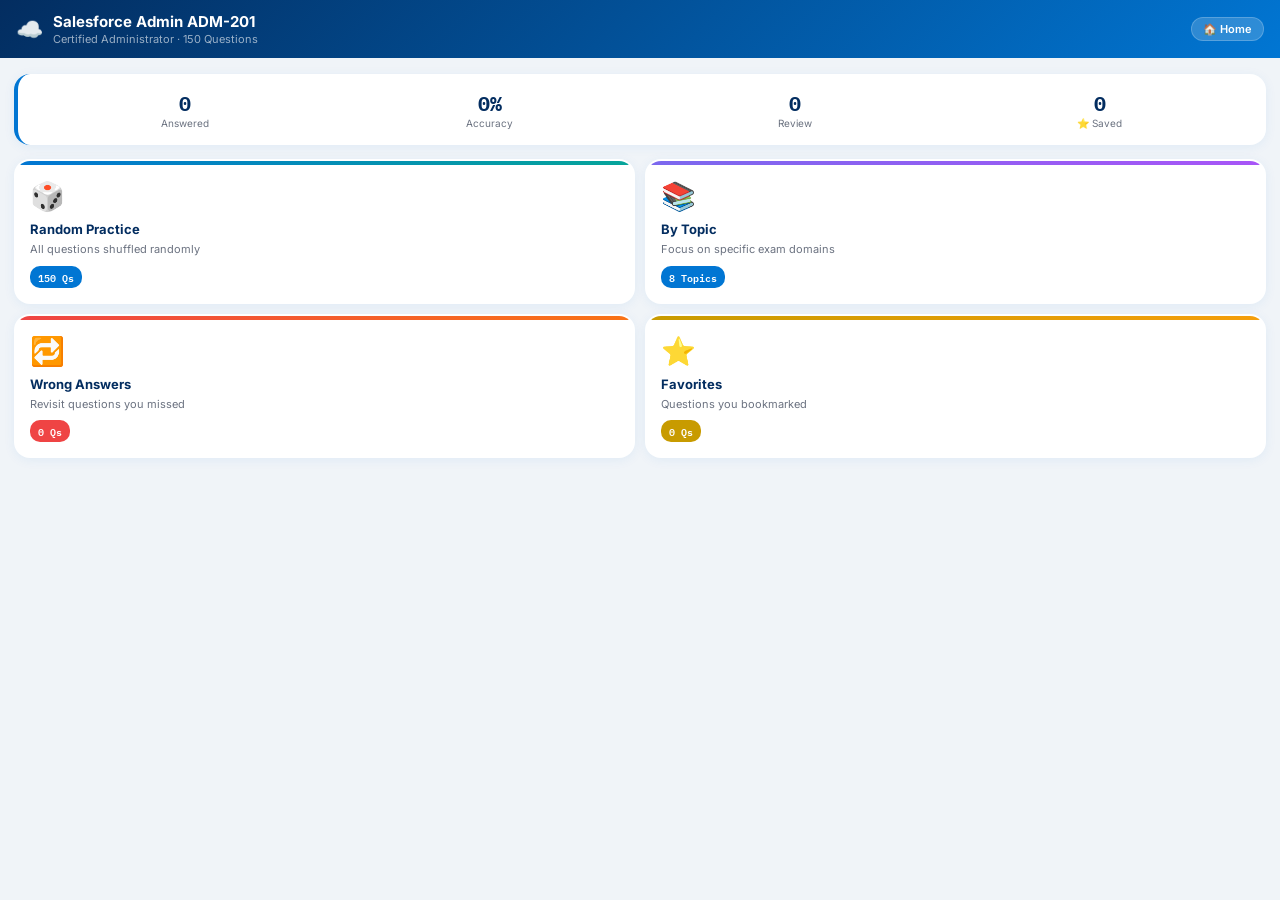
<file: files-mentioned-by-the-user-salesforce/salesforce-admin-quiz.html>
<!DOCTYPE html>
<html lang="en">
<head>
<meta charset="UTF-8">
<meta name="viewport" content="width=device-width, initial-scale=1.0, maximum-scale=1.0, user-scalable=no">
<meta name="apple-mobile-web-app-capable" content="yes">
<meta name="apple-mobile-web-app-status-bar-style" content="black-translucent">
<meta name="apple-mobile-web-app-title" content="SF Admin">
<meta name="theme-color" content="#032d60">
<title>Salesforce Admin ADM-201 Quiz</title>
<style>
  @import url('https://fonts.googleapis.com/css2?family=Inter:wght@300;400;500;600;700&family=IBM+Plex+Mono:wght@400;600&display=swap');
  :root {
    --sf-blue: #0176d3;
    --sf-dark: #032d60;
    --sf-light: #e8f4fd;
    --sf-bg: #f0f4f8;
    --sf-green: #2e844a;
    --sf-green-light: #eaf5ea;
    --sf-red: #ba0517;
    --sf-red-light: #fef0ef;
    --sf-gold: #c89b00;
    --sf-gold-light: #fdf8ec;
    --sf-text: #181818;
    --sf-muted: #6b7280;
    --sf-border: #dde2e8;
    --sf-card: #ffffff;
    --sf-shadow: 0 2px 12px rgba(1,118,211,0.07);
    --sf-radius: 16px;
    --safe-bottom: env(safe-area-inset-bottom, 0px);
    --safe-top: env(safe-area-inset-top, 0px);
  }
  * { box-sizing: border-box; margin: 0; padding: 0; -webkit-tap-highlight-color: transparent; }
  html, body { height: 100%; overflow: hidden; }
  body { font-family: 'Inter', sans-serif; background: var(--sf-bg); color: var(--sf-text); display: flex; flex-direction: column; }

  /* HEADER */
  .header {
    background: linear-gradient(135deg, var(--sf-dark) 0%, var(--sf-blue) 100%);
    padding: calc(12px + var(--safe-top)) 16px 12px;
    display: flex; align-items: center; gap: 10px;
    flex-shrink: 0; z-index: 10;
  }
  .header-logo { font-size: 22px; }
  .header-info { flex: 1; }
  .header-title { color: white; font-size: 15px; font-weight: 700; }
  .header-sub { color: rgba(255,255,255,0.6); font-size: 11px; margin-top: 1px; }
  .stat-chip { background: rgba(255,255,255,0.18); color: white; border-radius: 20px; padding: 4px 11px; font-size: 11px; font-weight: 600; border: 1px solid rgba(255,255,255,0.2); white-space: nowrap; }

  /* SCROLL */
  .scroll-area { flex: 1; overflow-y: auto; -webkit-overflow-scrolling: touch; overscroll-behavior: contain; padding-bottom: calc(20px + var(--safe-bottom)); }
  .app { padding: 16px 14px 0; }

  /* HOME */
  .progress-row { background: var(--sf-card); border-radius: var(--sf-radius); padding: 16px; box-shadow: var(--sf-shadow); margin-bottom: 14px; display: grid; grid-template-columns: 1fr 1fr 1fr 1fr; gap: 4px; border-left: 4px solid var(--sf-blue); }
  .progress-stat { text-align: center; }
  .progress-num { font-family: 'IBM Plex Mono', monospace; font-size: 20px; font-weight: 700; color: var(--sf-dark); display: block; }
  .progress-label { font-size: 10px; color: var(--sf-muted); }

  .home-grid { display: grid; grid-template-columns: 1fr 1fr; gap: 10px; }
  .home-card { background: var(--sf-card); border-radius: var(--sf-radius); padding: 18px 14px 14px; box-shadow: var(--sf-shadow); cursor: pointer; border: 2px solid transparent; transition: transform 0.15s; position: relative; overflow: hidden; }
  .home-card:active { transform: scale(0.97); }
  .home-card::before { content: ''; position: absolute; top: 0; left: 0; right: 0; height: 4px; border-radius: var(--sf-radius) var(--sf-radius) 0 0; }
  .home-card.random::before { background: linear-gradient(90deg, #0176d3, #06a59a); }
  .home-card.category::before { background: linear-gradient(90deg, #7b68ee, #a855f7); }
  .home-card.wrong::before { background: linear-gradient(90deg, #ef4444, #f97316); }
  .home-card.favorites::before { background: linear-gradient(90deg, #c89b00, #f59e0b); }
  .home-icon { font-size: 28px; margin-bottom: 8px; }
  .home-card h2 { font-size: 13px; font-weight: 700; margin-bottom: 4px; color: var(--sf-dark); }
  .home-card p { font-size: 11px; color: var(--sf-muted); line-height: 1.5; }
  .home-badge { display: inline-block; background: var(--sf-blue); color: white; font-size: 10px; padding: 2px 8px; border-radius: 10px; margin-top: 8px; font-family: 'IBM Plex Mono', monospace; font-weight: 600; }
  .home-badge.warn { background: #ef4444; }
  .home-badge.gold { background: var(--sf-gold); }

  /* CATEGORY */
  .section-header { display: flex; align-items: center; gap: 10px; margin-bottom: 12px; }
  .btn-back { background: white; border: 1.5px solid var(--sf-border); border-radius: 10px; padding: 8px 14px; font-size: 13px; cursor: pointer; font-family: 'Inter', sans-serif; color: var(--sf-text); display: flex; align-items: center; gap: 5px; font-weight: 500; flex-shrink: 0; }
  .btn-back:active { background: var(--sf-light); }
  .section-title { font-size: 15px; font-weight: 700; color: var(--sf-dark); }
  .category-list { display: flex; flex-direction: column; gap: 8px; }
  .cat-item { background: var(--sf-card); border-radius: 12px; padding: 14px; box-shadow: var(--sf-shadow); cursor: pointer; display: flex; align-items: center; gap: 12px; border: 2px solid transparent; transition: all 0.15s; }
  .cat-item:active { background: var(--sf-light); border-color: var(--sf-blue); }
  .cat-icon { font-size: 22px; flex-shrink: 0; }
  .cat-name { font-size: 13px; font-weight: 700; color: var(--sf-dark); }
  .cat-sub { font-size: 10px; color: var(--sf-muted); margin-top: 1px; }
  .cat-right { margin-left: auto; display: flex; flex-direction: column; align-items: flex-end; gap: 3px; flex-shrink: 0; }
  .cat-weight { font-family: 'IBM Plex Mono', monospace; font-size: 12px; font-weight: 700; color: var(--sf-blue); }
  .cat-count { background: var(--sf-light); color: var(--sf-blue); border-radius: 10px; padding: 2px 8px; font-size: 11px; font-weight: 700; font-family: 'IBM Plex Mono', monospace; }

  /* QUIZ */
  .quiz-nav { display: flex; align-items: center; gap: 10px; margin-bottom: 12px; }
  .quiz-progress-bar { flex: 1; height: 5px; background: var(--sf-border); border-radius: 3px; overflow: hidden; }
  .quiz-progress-fill { height: 100%; background: linear-gradient(90deg, var(--sf-blue), #06a59a); border-radius: 3px; transition: width 0.35s ease; }
  .quiz-counter { font-family: 'IBM Plex Mono', monospace; font-size: 12px; color: var(--sf-muted); white-space: nowrap; flex-shrink: 0; }

  .question-card { background: var(--sf-card); border-radius: var(--sf-radius); box-shadow: var(--sf-shadow); overflow: hidden; animation: fadeUp 0.22s ease; }
  @keyframes fadeUp { from { opacity: 0; transform: translateY(10px); } to { opacity: 1; transform: translateY(0); } }

  .question-meta { padding: 10px 14px; background: var(--sf-light); border-bottom: 1px solid var(--sf-border); display: flex; align-items: center; gap: 8px; flex-wrap: wrap; }
  .q-num { font-family: 'IBM Plex Mono', monospace; font-size: 11px; font-weight: 700; color: var(--sf-blue); }
  .q-cat-tag { background: white; border: 1px solid var(--sf-blue); color: var(--sf-blue); border-radius: 8px; padding: 2px 8px; font-size: 10px; font-weight: 600; }
  .q-multi-tag { background: var(--sf-gold-light); border: 1px solid var(--sf-gold); color: var(--sf-gold); border-radius: 8px; padding: 2px 8px; font-size: 10px; font-weight: 700; }
  .fav-btn { margin-left: auto; background: none; border: none; cursor: pointer; font-size: 22px; padding: 2px 4px; line-height: 1; }
  .fav-btn:active { transform: scale(1.3); }

  .question-body { padding: 16px 14px 14px; font-size: 14px; line-height: 1.75; white-space: pre-wrap; color: var(--sf-text); font-weight: 500; }

  .multi-bar { margin: 0 12px 10px; background: var(--sf-gold-light); border: 1px solid var(--sf-gold); border-radius: 10px; padding: 10px 12px; display: flex; align-items: center; gap: 8px; font-size: 12px; color: #7a5a00; }
  .btn-submit { margin-left: auto; background: var(--sf-blue); color: white; border: none; border-radius: 8px; padding: 8px 14px; font-size: 13px; font-family: 'Inter', sans-serif; cursor: pointer; font-weight: 700; flex-shrink: 0; }
  .btn-submit:disabled { background: var(--sf-border); color: var(--sf-muted); }

  .options-list { padding: 0 12px 12px; display: flex; flex-direction: column; gap: 8px; }
  .option-btn { width: 100%; text-align: left; background: white; border: 2px solid var(--sf-border); border-radius: 12px; padding: 13px 14px; font-size: 14px; font-family: 'Inter', sans-serif; cursor: pointer; display: flex; gap: 10px; align-items: flex-start; transition: border-color 0.15s, background 0.15s; color: var(--sf-text); line-height: 1.55; min-height: 48px; }
  .option-btn:active:not(:disabled) { background: var(--sf-light); border-color: var(--sf-blue); }
  .option-btn.selected-pending { border-color: var(--sf-blue); background: var(--sf-light); }
  .option-btn.correct { border-color: var(--sf-green); background: var(--sf-green-light); color: var(--sf-green); }
  .option-btn.wrong { border-color: var(--sf-red); background: var(--sf-red-light); color: var(--sf-red); }
  .option-btn:disabled { cursor: default; }
  .opt-letter { font-family: 'IBM Plex Mono', monospace; font-weight: 700; font-size: 13px; min-width: 20px; color: inherit; margin-top: 1px; }

  .result-banner { margin: 0 12px 10px; border-radius: 10px; padding: 12px 14px; font-size: 14px; font-weight: 700; display: flex; align-items: center; gap: 8px; }
  .result-banner.correct { background: var(--sf-green-light); color: var(--sf-green); border: 1.5px solid var(--sf-green); }
  .result-banner.wrong { background: var(--sf-red-light); color: var(--sf-red); border: 1.5px solid var(--sf-red); }

  .explanation-box { margin: 0 12px 12px; border-radius: 10px; overflow: hidden; border: 1px solid var(--sf-border); }
  .explanation-en { padding: 12px 14px; background: #f8f9fa; font-size: 12px; line-height: 1.7; color: #374151; white-space: pre-wrap; border-bottom: 1px solid var(--sf-border); }
  .explanation-cn { padding: 12px 14px; background: #fffdf5; font-size: 12px; line-height: 1.7; color: #374151; white-space: pre-wrap; }
  .exp-header { display: flex; align-items: center; gap: 6px; margin-bottom: 8px; }
  .exp-label { font-size: 10px; font-weight: 700; letter-spacing: 0.5px; color: var(--sf-muted); text-transform: uppercase; }
  .translate-btn { background: var(--sf-blue); color: white; border: none; border-radius: 6px; padding: 5px 12px; font-size: 11px; cursor: pointer; font-family: 'Inter', sans-serif; font-weight: 600; display: flex; align-items: center; gap: 4px; margin-left: auto; min-height: 30px; }
  .translate-btn:disabled { background: var(--sf-border); color: var(--sf-muted); }

  .sticky-next { position: sticky; bottom: 0; background: linear-gradient(to top, var(--sf-bg) 70%, transparent); padding: 12px 14px calc(12px + var(--safe-bottom)); margin-top: 4px; }
  .btn-next { display: block; width: 100%; background: linear-gradient(135deg, var(--sf-blue), var(--sf-dark)); color: white; border: none; border-radius: 14px; padding: 16px; font-size: 15px; font-weight: 700; font-family: 'Inter', sans-serif; cursor: pointer; box-shadow: 0 4px 16px rgba(1,118,211,0.35); }
  .btn-next:active { opacity: 0.88; }

  /* SCORE */
  .score-card { background: var(--sf-card); border-radius: var(--sf-radius); box-shadow: var(--sf-shadow); padding: 32px 20px 28px; text-align: center; margin-bottom: 16px; }
  .score-ring { width: 120px; height: 120px; margin: 0 auto 20px; position: relative; }
  .score-ring svg { transform: rotate(-90deg); }
  .score-ring-num { position: absolute; inset: 0; display: flex; align-items: center; justify-content: center; font-family: 'IBM Plex Mono', monospace; font-size: 26px; font-weight: 700; color: var(--sf-dark); }
  .score-title { font-size: 20px; font-weight: 700; color: var(--sf-dark); margin-bottom: 6px; }
  .score-sub { color: var(--sf-muted); font-size: 13px; margin-bottom: 24px; }
  .score-actions { display: flex; flex-direction: column; gap: 10px; }
  .btn-action { background: var(--sf-blue); color: white; border: none; border-radius: 12px; padding: 14px 20px; font-size: 14px; font-weight: 700; font-family: 'Inter', sans-serif; cursor: pointer; width: 100%; }
  .btn-action.outline { background: white; color: var(--sf-blue); border: 2px solid var(--sf-blue); }
  .btn-action:active { opacity: 0.85; }

  .loading-spinner { display: inline-block; width: 13px; height: 13px; border: 2px solid rgba(255,255,255,0.4); border-top-color: white; border-radius: 50%; animation: spin 0.7s linear infinite; }
  @keyframes spin { to { transform: rotate(360deg); } }
</style>
</head>
<body>
<div class="header">
  <div class="header-logo">☁️</div>
  <div class="header-info">
    <div class="header-title">Salesforce Admin ADM-201</div>
    <div class="header-sub">Certified Administrator · 150 Questions</div>
  </div>
  <span class="stat-chip" id="headerStat">🏠 Home</span>
</div>
<div class="scroll-area">
  <div class="app" id="app"></div>
</div>

<script>
const QUESTIONS = [{"id":1,"question":"At Cloud Kicks, when a rep needs to seek additional support help, there's a series of actions the\ncompany wants to ensure are taken. The steps include sending an email and changing the status and\nowner of the case.\nWhat should a Platform Administrator use to give the reps an easy way to make these updates?","options":{"A":"Case Assignment Rules","B":"Macros with Quick Actions","C":"Quick Text with Email Templates","D":"Autolaunched Flows with Email Alerts"},"correct":["B"],"explanation":"To provide reps with an \"easy way\" to perform a repetitive sequence of manual tasks, Macros are the\nideal solution. A Macro allows a user to perform multiple steps-such as changing a Case Status,\nreassigning the Case Owner, and sending a pre-written email-with a single click. When combined with\nQuick Actions, Macros can navigate the user interface, populate fields, and submit changes\nautomatically. This significantly reduces manual data entry and ensures that the company's required\nsupport process is followed consistently.\nCase Assignment Rules (Option A) and Autolaunched Flows (Option D) are fully automated and\ntrigger on save, which might not be appropriate if the rep needs to decide when to trigger the\nsupport request. Quick Text (Option C) only assists with typing but does not automate field changes\nor ownership transfers.","category":"Automation"},{"id":2,"question":"Northern Trail Outfitters wants to initiate expense reports from Salesforce to the external HR\nsystem.\nManagers and directors need to review this process. Which two tools should a Platform\nAdministrator configure?","options":{"A":"Outbound Message","B":"Email Alert Action","C":"Quick Action","D":"Approval Process"},"correct":["A","D"],"explanation":"To meet the requirement of a \"review process\" that ends with data being sent to an \"external\nsystem,\" the administrator needs Approval Processes and Outbound Messages. The Approval Process\n(Option D) handles the internal workflow, ensuring that the manager and director sign off on the\nexpense report. Once the final approval is granted, an \"Approval Action\" can be triggered. The\nadministrator should use an Outbound Message (Option A) as that action. Outbound Messages are\ndesigned to send specific record data (XML via API) to an external URL whenever a record change\noccurs. This provides a reliable, declarative way to integrate Salesforce with an HR system. Quick\nActions (Option C) and Email Alerts (Option B) do not support the technical data transfer needed for\nexternal system integration.","category":"Automation"},{"id":3,"question":"Universal Containers' Platform Administrator has been asked to create a many-to-many\nrelationship between two existing custom objects. Which two steps should the administrator take\nwhen enabling the many-to-many relationship?","options":{"A":"Create a junction with a custom object.","B":"Create two master-detail relationships on the new object.","C":"Create URL fields on a custom object.","D":"Create two lookup relationships on the new object."},"correct":["A","B"],"explanation":"In Salesforce, a many-to-many relationship allows each record of one object to be linked to multiple\nrecords of another object and vice versa. This is achieved by using a Junction Object. A junction\nobject is a custom object that sits between the two objects you want to relate. To implement this\ncorrectly, the administrator must follow two specific steps: first, create the custom object to serve as\nthe \"junction\"; second, create two Master-Detail relationship fields on that new junction object. One\nmaster-detail field points to the first custom object, and the second points to the other. Because\nthese are master-detail relationships, the junction record's visibility and deletion behavior are\ncontrolled by its parents. This structure allows for powerful reporting and roll-up summaries on both\nparent objects. Using simple lookup relationships (Option D) would not enforce the strict data\nintegrity or the specific roll-up capabilities that define a true many-to-many relationship in the\nSalesforce architecture.","category":"Object Manager & Lightning App Builder"},{"id":4,"question":"A Platform Administrator is building an agent to nurture leads. How does Agentforce SDR help?","options":{"A":"Generate a dynamic call script and talking points for the human sales reps to use.","B":"Autonomously negotiate pricing with the lead and close the final deal.","C":"Analyze the performance of human sales reps and provide coaching tips.","D":"Answer the lead's questions with responses that are grounded in company data."},"correct":["D"],"explanation":"Agentforce SDR (Sales Development Representative) is an AI agent designed to autonomously engage\nwith prospects to nurture leads and accelerate the sales pipeline. A core functionality of this agent is\nits ability to interact with potential customers by answering their specific questions about products or\nservices. Crucially, these responses are grounded in company data, meaning the agent retrieves\nrelevant information from the Salesforce Knowledge base, product catalogs, or other internal\nresources to provide accurate, brand-aligned answers. This ensures that the agent provides highquality, trustworthy information without the\n\"hallucinations\" common in non-grounded AI. While the agent helps in lead qualification and\nnurturing, its primary value in an ecommerce or sales support context is providing immediate,\ncontext-aware assistance. It is not intended to replace humans in complex price negotiations (Option\nB) or serve purely as a coaching tool (Option C), but rather to act as a front-line digital worker that\nscales the sales team's reach by handling information-seeking queries autonomously.","category":"Service & Support Applications"},{"id":5,"question":"A group of sales reps can view each other's orders on a report; however, they would like a\nreport to view just their own orders. What should a Platform Administrator do to set up a report for\nthe sales reps?31","options":{"A":"Set the Opportunity Filter for Primary as True.","B":"Filter by Opportunity Owner equals $USER.","C":"Set Organization Wide Defaults of Order object to Private.","D":"Save the report in a private folder for the user."},"correct":["B"],"explanation":"In Salesforce reporting, administrators can use relative date and user filters to make a single report\ntemplate dynamic for every person who views it. By setting the filter to Opportunity Owner (or Order\nOwner) equals\n$USER, the report will automatically filter the results to show only those records owned by the\nindividual currently logged in and viewing the report. This is much more efficient than creating\nseparate reports for every rep. While setting the Organization-Wide Defaults to Private (Option C)\nwould restrict general visibility, it does not help if the reps need to be able to see each other's data\nfor other business reasons but simply want a \"clean\" personal view for daily tasks36. Saving the\nreport in a private folder (Option D) only restricts who can see the report itself, not the data\ncontained within it. Using the $USER variable is the standard way to provide personalized, relevant\ndata views in a shared reporting environment.","category":"Configuration & Setup"},{"id":6,"question":"Cloud Kicks is working on a rebrand. In which two areas of the Salesforce mobile app can a\nPlatform Administrator customize the branding?","options":{"A":"App header color","B":"Record background color","C":"Loading page logo","D":"Header background color"},"correct":["C","D"],"explanation":"To align the Salesforce mobile app with a company's visual identity, a Platform Administrator can\ncustomize specific branding elements through the Salesforce Mobile App Customization settings. The\ntwo primary areas available for branding are:\n* Loading Page Logo:This allows the administrator to upload a company logo that appears when a\nuser first opens the app.\n* Header Background Color: This allows the administrator to set the primary brand color for the top\nheader area of the mobile interface.\nThese settings ensure that the user experience feels consistent with the company's internal branding\nfrom the moment they log in. Option A and B are incorrect because Salesforce does not currently\nallow for granular\n\"App header\" vs \"Header background\" color separation or the modification of the \"Record\nbackground color,\" as the app maintains a standardized background for accessibility and readability.\nCustomizing the loading screen and header is the standard way to implement a mobile rebrand.","category":"Configuration & Setup"},{"id":7,"question":"DreamHouse Realty has an approval process. A manager attempts to approve a record but\nreceives an error.\nWhat should a Platform Administrator do to troubleshoot this issue?","options":{"A":"Check if the user in the next approver is inactive or missing.","B":"Review the page layout to ensure the fields updated in the process are visible.","C":"Update the field-level security to view on fields that are updated in the process.","D":"Add a delegated approver for the next approver in the process."},"correct":["A"],"explanation":"A common cause of errors in an Approval Process is a breakdown in the \"Approver\" chain. If an\n\n\napproval step is configured to route to a specific user or a manager who has been deactivated,\nSalesforce will throw an error when the current step tries to advance. The Platform Administrator\nshould check the \"Next Approver\" field on the record or the step definition in Setup to ensure the\ntarget user is active and has a valid Salesforce license. While field visibility (Options B and C) is\nimportant for the user experience, missing field access typically doesn't \"error out\" the approval\nengine itself; it just prevents the user from seeing the data. Checking for inactive users is the first\nstep in troubleshooting runtime errors in automated routing processes.","category":"Configuration & Setup"},{"id":8,"question":"Universal Containers (UC) customers have provided feedback that their support cases are not\nbeing responded to quickly enough. UC wants to send all unassigned cases that have been open for\nmore than 2 hours to an urgent Case queue and alert the support manager. Which feature should a\nPlatform Administrator configure to meet this requirement?","options":{"A":"Case Scheduled Reports","B":"Case Dashboard Refreshes","C":"Case Escalation Rules","D":"Case Assignment Rules"},"correct":["C"],"explanation":"Case Escalation Rulesare specifically designed to automate actions when a case has remained in a\ncertain state for a defined period of time. In this scenario, the requirement involves two specific\ntime-based triggers:\nmoving the case after 2 hours and alerting a manager. Escalation rules allow the administrator to\ndefine\n\"Escalation Actions\" that execute when the time threshold is reached, such as \"Reassign to Queue\"\nand\n\"Notify Manager\". Case Assignment Rules (Option D) only fire when a case is first created or manually\ntriggered, not after a time delay63. Reports (Option A) and Dashboards (Option B) provide\ninformation but do not physically move records or perform automated reassignments.","category":"Service & Support Applications"},{"id":9,"question":"Cloud Kicks has an administrator team that manages the org. The company has asked for a\nsmall subset of leadership users to have Modify All access, like the administrators have. How should\nthe administrator team accomplish this?","options":{"A":"Assign the standard Platform User profile to the leadership users and edit the permissions to Modify All access.","B":"Assign the standard System Administrator profile to the leadership users that includes the Modify All access.","C":"Assign the standard User profile to the leadership users and add a custom permission set with Modify All access.","D":"Clone the standard User profile to the leadership users and assign a Modify All role to grant access."},"correct":["C"],"explanation":"Salesforce best practices dictate the Principle of Least Privilege, which means users should only be\ngiven the minimum level of access required to do their jobs. Assigning leadership users the \"System\nAdministrator\" profile (Option B) is dangerous because it grants them the ability to change the\n\n\nsystem configuration, delete fields, and manage users. Instead, the administrator should keep the\nleadership users on their standard functional profile and grant the \"Modify All Data\" permission via a\nPermission Set. This approach provides the users with the data visibility they need (the ability to view\nand edit all records across the org) without giving them administrative control over the backend\nsetup. Option A is incorrect because you cannot edit standard profiles directly. Option D is incorrect\nbecause \"Roles\" control record visibility and hierarchy, but they do not grant administrative\npermissions like \"Modify All Data.\" Using a Permission Set is the most secure and flexible way to\nelevate data access for a specific group.","category":"Configuration & Setup"},{"id":10,"question":"At Cloud Kicks, cases are being assigned a default Case Owner and showing a Created By and\nLast Modified By that is not expected. The company wants to change this to an integration user to\nalleviate confusion with the business. What should a Platform Administrator edit to change this in\nSalesforce?","options":{"A":"Process Automation Settings","B":"Debug Logs","C":"Support Processes","D":"Support Settings"},"correct":["D"],"explanation":"In Salesforce, Support Settings is the primary configuration page for determining how the Service\nCloud handles automated case updates. This section allows a Platform Administrator to define the\n\"Default Case Owner\" and the \"Automated Case User.\" The Automated Case User is the user listed in\nthe Case History for automated actions, such as those triggered by assignment rules, escalation rules,\nor Email-to-Case. If the business sees an \"unexpected\" user name in the Created By or Last Modified\nBy fields during these automated processes, it is usually because this setting is pointing to a specific\nadministrator or a system user.\nBy updating the Automated Case User to a dedicated \"Integration User,\" the admin ensures that the\naudit trail clearly distinguishes between manual edits made by staff and automated updates made by\nthe system. This provides better clarity for the support team and prevents confusion regarding who is\nresponsible for specific record changes.","category":"Service & Support Applications"},{"id":11,"question":"A sales rep wants to be able to categorize multiple picklist values into a single value on a\nreport. Which option should a Platform Administrator suggest to the sales rep to accomplish this?","options":{"A":"Bucket Column","B":"Unique Count","C":"Report Filter","D":"Chart"},"correct":["A"],"explanation":"A Bucket Column in a Salesforce report allows a user to group multiple field values into larger, more\nmeaningful categories (buckets) without needing to create a new custom field or modify the\nunderlying data.\nFor instance, if a \"Industry\" picklist has twenty different values like \"Banking,\" \"Insurance,\" and\n\"Venture Capital,\" a sales rep can create a bucket called \"Financial Services\" and place all three values\ninside it. When the report is run, these records are displayed under the \"Financial Services\" header.\n\n\nThis is the ideal solution for ad-hoc reporting needs where the user wants to see data summarized in\na way that doesn't exactly match the existing picklist structure. Report Filters (Option C) would\nexclude data rather than categorizing it.\nUnique Count (Option B) simply tells you how many distinct values exist in a column. Charts (Option\nD) are for visualization. Bucketing is a powerful, self-service tool for users to reorganize data for\nanalysis.","category":"Data & Analytics Management"},{"id":12,"question":"Universal Containers has two sales teams, sales team A and sales team B. Each team has their\nown role in the role hierarchy. Both roles are subordinates of the same Manager role. How should a\nPlatform Administrator share records owned by sales team A with sales team B?","options":{"A":"Criteria-based sharing","B":"Owner-based sharing","C":"Hierarchical sharing","D":"Manual sharing"},"correct":["B"],"explanation":"In this scenario, the two teams are \"peers\" in the role hierarchy (both reporting to the same\nmanager). In a private sharing model, peers cannot see each other's records by default. To grant\nlateral access between these specific groups, an Owner-based Sharing Rule is the most effective\nsolution. The administrator can create a rule stating that any records owned by members of \"Role:\nSales Team A\" should be shared with members of\n\"Role: Sales Team B\" with specific access levels (e.g., Read/Write). Hierarchical sharing (Option C)\nonly grants upward visibility to the Manager role, not across to the other team34. Manual sharing\n(Option D) is inefficient for an entire team35. Criteria-based sharing (Option A) is used when record\nfield values determine access, whereas this requirement is based specifically on who owns the\nrecords36.","category":"Data & Analytics Management"},{"id":13,"question":"The client services and customer support teams share the same profile but have different\npermission sets. The custom object Retention related list needs to be restricted to the client services\nteam on the Lightning record page layout. What should a Platform Administrator use to fulfill this\nrequest?","options":{"A":"Page Layout Assignment","B":"Component Visibility","C":"Record Type Assignment","D":"Sharing Settings"},"correct":["B"],"explanation":"When users share the same profile but require different user interface experiences, Component\nVisibility is the most effective tool. In the Lightning App Builder, the administrator can select the\n\"Related List\" component (or a \"Related List - Single\" component for Retention) and add a visibility\nfilter. The filter can be set to \"User > Permission > Custom Permission\" or \"User > Profile,\" but since\nthey share a profile, the best approach is to filter based on a Permission Set or a specific user field.\nThis allows the Retention list to be visible only to the Client Services team members while remaining\nhidden for the Customer Support team, even though they are looking at the same record. Page\nLayout Assignment (Option A) and Record Type Assignment (Option C) are profile-based and would\n\n\nnot work since the teams share a profile. Sharing Settings (Option D) control access to the data itself,\nbut the request specifically asks to hide the UI element (the related list).","category":"Object Manager & Lightning App Builder"},{"id":14,"question":"Users at Cloud Kicks want to see information that is more useful for their role on the Case\npage. How should a Platform Administrator make the pages more dynamic and easier to use?","options":{"A":"Add component visibility filters to the components.","B":"Include more tab components with filters.","C":"Remove fields from the record details component.","D":"Delete the extra components from the page."},"correct":["A"],"explanation":"In the Lightning App Builder, Component Visibility Filters allow an administrator to show or hide parts\nof a record page based on specific criteria, such as the user's profile, a field value, or the record type.\nThis is the best way to make pages \"dynamic.\" For example, the administrator can configure a\n\"Financial Details\" component to only appear when the user viewing the case has the \"Finance User\"\nprofile, or hide a \"Recall Instructions\" component unless the \"Case Reason\" is set to \"Product\nDefect.\" This prevents \"information overload\" by ensuring that users only see the tools and data\nrelevant to their specific role or the current state of the record. Simply deleting components (Option\nD) or removing fields (Option C) would affect all users equally, failing to provide role-specific utility.\nComponent visibility creates a personalized, streamlined experience that improves user productivity\nand reduces clutter on complex record pages.","category":"Object Manager & Lightning App Builder"},{"id":15,"question":"A Platform Administrator at Cloud Kicks has set up a junior administrator as a delegated\nadministrator in Salesforce. What should the Platform Administrator consider regarding delegated\nadministrators?","options":{"A":"Delegated administrators can unlock users but cannot reset passwords.","B":"Delegated administrators can update field-level security on standard objects.","C":"Delegated administrators cannot modify permission sets.","D":"Delegated administrators cannot assign users to profiles."},"correct":["C"],"explanation":"Delegated Administration is a powerful feature that allows a System Administrator to pass off specific\nadministrative tasks to non-admin users without granting them the full \"Modify All Data\" permission.\nHowever, there are strict security boundaries to what a delegated admin can do. One of the most\ncritical limitations is that delegated administrators cannot modify permission sets. They are primarily\nintended to manage users within specific roles, reset passwords, and manage specific custom objects.\nWhile they can assign users to certain profiles that have been explicitly allowed in the Delegated\nAdministration group configuration, they are not permitted to manage the broader security\narchitecture of the org, such as Permission Sets or Field-Level Security (Option B). This ensures that\nwhile junior staff can handle day-to-day user maintenance (like unlocking users, contrary to Option\nA), they cannot inadvertently elevate their own permissions or those of others through permission\nset manipulation.","category":"Configuration & Setup"},{"id":16,"question":"Which two data loss considerations should a Platform Administrator keep in mind when\nchanging a custom field type from Text to Picklist?","options":{"A":"Auto updates will be made to Visualforce references to prevent data loss.","B":"Any list view based on the custom field is deleted.","C":"There will be no data loss with use of a global value set.","D":"Assignment and escalation rules may be affected."},"correct":["B","D"],"explanation":"Changing a field type is a significant configuration change that can have downstream impacts. When\nconverting from Text to Picklist, a Platform Administrator must be aware of two critical\nconsequences:\n* List View Deletion:Any list views that use that specific custom field as a filter will be automatically\ndeleted or the filter will be removed. This happens because the filter logic for a text field (which uses\noperators like \"contains\") is fundamentally different from a picklist (which uses \"equals\").\n* Automation Impact: Assignment rules, escalation rules, and validation rules that reference the field\nmay be disabled or function incorrectly. Because these automations rely on specific text strings,\nchanging the field to a picklist requires the administrator to manually review and update the logic to\nensure it aligns with the new picklist values.\nOption A is incorrect because Salesforce does not automatically update code references. Option C is\nincorrect because data loss can still occur if existing text values do not exactly match the new picklist\nentries.","category":"Object Manager & Lightning App Builder"},{"id":17,"question":"Cloud Kicks has been seeing exponential growth and will be hiring an additional 10 sales reps\nand 15 support reps to its teams. The support team will need access to the Service Console to\nmanage cases. A Platform Administrator will be assigning the users to existing custom sales and\nsupport profiles. How should the administrator ensure the support reps have the appropriate access\nto the console?","options":{"A":"Enable the Service Cloud User feature license for the support reps on the User Detail page.","B":"Create a permission set for the Service Console and assign it to the support reps.","C":"Build a Service Console using Lightning App Builder for the custom service profile.","D":"Assign the Salesforce Platform User License to the support reps."},"correct":["A"],"explanation":"Access to the Service Console and other advanced Service Cloud features (like Entitlements or\nKnowledge) requires a specific Feature License called the Service Cloud User. Even if a user's profile\nhas the \"Manage Cases\" permission, they will not be able to access the specialized Console app\nunless the \"Service Cloud User\" checkbox is selected on their individual User record. This is a\ncommon administrative step when onboarding new support staff. Permission sets (Option B) grant\nfunctional permissions but cannot grant feature licenses. Assigning a \"Platform User License\" (Option\nD) would actually restrict them, as that license type does not include access to standard CRM objects\nlike Cases or the Service Console.","category":"Service & Support Applications"},{"id":18,"question":"What is an Agentforce use case in a sales organization?","options":{"A":"Generating cold calls","B":"Automating all marketing content","C":"Providing basic web bot chats","D":"Automating Lead Qualification"},"correct":["D"],"explanation":"Agentforce is designed to handle sophisticated, multi-step business processes that traditionally\nrequire human intervention. In a sales organization, a primary use case is Automating Lead\nQualification. Unlike basic web bots (Option C) that follow a rigid, pre-defined script, an Agentforce\nagent can engage in natural language conversations with prospects. It can ask relevant discovery\nquestions, handle objections, and determine if a lead meets the company's \"Qualified\" criteria based\non the information provided. Once qualified, the agent can autonomously update the Salesforce\nrecord or even book a meeting for a human sales representative.\nWhile AI can assist with content, \"automating all marketing content\" (Option B) is overly broad and\ntypically handled by specialized marketing tools. Generating cold calls (Option A) involves voice\ntechnology and legal complexities that are not the core focus of the Agentforce platform's digital\nagent capabilities. Lead qualification represents a high-value, repeatable process that perfectly\nleverages the agent's ability to reason and interact with Salesforce data.","category":"Agentforce AI"},{"id":19,"question":"The Cloud Kicks CFO requires any opportunity over $100,000 to be automatically sent to\nthem, so they can sign off on the record before the deal closes. Which feature should a Platform\nAdministrator use to fulfill this requirement?","options":{"A":"Submit for Approval button","B":"Einstein Next Best Action","C":"Apex Triggers","D":"Flow Approvals"},"correct":["D"],"explanation":"The requirement to have a record \"signed off\" by a specific individual (the CFO) based on a dollar\nthreshold is a classic use case for an Approval Process. While the \"Submit for Approval\" button\n(Option A) allows a user to manually start the process, the prompt specifies that the process should\nhappen \"automatically\"50. To achieve this automation, the Platform Administrator should use Flow\nBuilder to trigger the approval process.\nA Record-Triggered Flow can be set to run when an Opportunity is created or updated and meets the\ncriteria (Amount > $100,000). The flow would then use the \"Submit for Approval\" action to launch\nthe record into the predefined approval process without requiring the sales rep to click a button.\nEinstein Next Best Action (Option B) is a recommendation tool, not a workflow enforcement tool54.\nApex Triggers (Option C) could perform this task, but Salesforce best practices recommend using\n\"clicks not code\" (Flow) whenever possible for such requirements. Using Flow to launch an Approval\nProcess provides the necessary automation, routing, and audit trail the CFO requires","category":"Automation"},{"id":20,"question":"Cloud Kicks uses the standard Account Type field to indicate different account tiers. Users\nfind this confusing, so management has asked that the field be changed to read \"Tier\" on the page\nlayouts. How should a Platform Administrator implement this change?","options":{"A":"Edit the Type field and change the name.","B":"Use Rename Tabs and Labels.","C":"Build a custom field called Tier and delete Type.","D":"Create a global picklist value set."},"correct":["B"],"explanation":"To change the display name of a standard field (like \"Account Type\") globally across the entire\norganization, the correct tool is Rename Tabs and Labels in the Setup menu. This tool allows an\nadministrator to modify the singular and plural labels for standard objects and the field labels for\ntheir standard fields. By renaming\n\"Type\" to \"Tier,\" the change will be reflected on page layouts, in report column headers, and in list\nviews.\nThis is the preferred method because it preserves the underlying data and logic associated with the\nstandard field. Option A is incorrect because standard field names cannot be edited in the \"Fields and\nRelationships\" menu. Option C is a destructive and complex process that would require data\nmigration and could break existing reports or integrations. Option D does not address the label of the\nfield itself.","category":"Object Manager & Lightning App Builder"},{"id":21,"question":"In an approval process, which feature allows a user to temporarily assign their approval\nresponsibilities to another user for a predefined time period?","options":{"A":"Approval Rule","B":"Queue","C":"Delegated Approver","D":"Manager"},"correct":["C"],"explanation":"A Delegated Approver is a user designated by an individual or an administrator to act on their behalf\nwhen an approval request is received. This is particularly useful for planned absences, such as\nvacations. While the delegated approver has the power to approve or reject a record, they cannot\nreassign the request to someone else. This is a temporary manual assignment and is different from a\nManager (Option D), who is part of the permanent role hierarchy, or a Queue (Option B), which\nallows a group of people to share approval tasks.\nThere is no feature called an \"Approval Rule\" (Option A) that handles temporary user reassignment in\nthis manner.","category":"Configuration & Setup"},{"id":22,"question":"A Platform Administrator needs to configure an approval process for the sales team when\nopportunities that meet particular conditions are closed. How should the administrator make sure\nthe right records are included in the process?","options":{"A":"Add Specific Entry Criteria.","B":"Use Dynamic Forms to display a button.","C":"Create a screen flow.","D":"Add a validation rule to the opportunity."},"correct":["A"],"explanation":"The fundamental way to control which records enter an Approval Process is by defining Entry Criteria\n.\nDuring the setup of an approval process, the administrator specifies field-level conditions (e.g.,\nAmount >\n50,000 AND Stage = Closed Won) that a record must meet to be eligible for approval. If a user\nattempts to submit a record that does not meet these criteria, Salesforce will display an error\n\n\nmessage and prevent the process from starting. This ensures that the finance or management teams\nare only notified of deals that actually require their sign-off. While a Screen Flow (Option C) could be\nused to launch the process, the entry criteria within the approval process itself act as the ultimate\n\"gatekeeper\" for the automation. Validation rules (Option D) prevent bad data but do not route\nrecords for approval. Dynamic Forms (Option B) can show or hide the \"Submit for Approval\" button,\nbut they do not enforce the underlying business logic of the process itself.","category":"Automation"},{"id":23,"question":"At Cloud Kicks, sales reps use discounts on the opportunity record to help win sales on\nparticular products.\nWhen an opportunity is won, they then have to manually apply the discount to the related\nopportunity products. The sales manager has asked if there is a way to automate this time-consuming\ntask. What should a Platform Administrator use to deliver this requirement?","options":{"A":"Approval Process1","B":"Formula Field2","C":"Flow Builder3","D":"Prebuilt Macro4"},"correct":["C"],"explanation":"To automate the update of related records (Opportunity Products) based on a change to a parent\nrecord (the Opportunity), Flow Builder is the most powerful and app7ropriate tool. Specifically, a\n\"Record-Triggered Flow\" can be configured to fire whenever an Opportunity is updated to the\n\"Closed Won\" stage. The flow can then use a \"Get Records\" element to find all Opportunity Product\nrecords associated with that specific Opportunity and an \"Update Records\" element to apply the\ndiscount value from the parent to each line item.\nFormula Fields are insufficient here because they are \"read-only\" and cannot physically push data\ninto other records for permanent storage. Approval Processes manage status changes but are not\ndesigned for bulk child- record updates. Flow Builder provides the logic necessary to handle this \"one\n-to-many\" update scenario, significantly reducing manual data entry for sales reps and ensuring that\nthe financial data on the products accurately reflects the agreed-upon deal terms.","category":"Automation"},{"id":24,"question":"Ursa Major Solar wants to roll out the Salesforce mobile app, and the first information it\nwants its users to see is the Top Opportunities report. What should a Platform Administrator\nconfigure to achieve this?","options":{"A":"Add the Reports tab to the Salesforce mobile app.","B":"Enable Today for the Salesforce mobile app.","C":"Enable Mobile Home for the Salesforce mobile app.","D":"Add the Dashboards tab to the Salesforce mobile app."},"correct":["C"],"explanation":"Mobile Homeis a customizable landing page for the Salesforce mobile app that acts as the default\n\"start page\" for users. It allows administrators to add various \"cards\" or \"widgets,\" including reports,\npinned records, and upcoming events. By enabling and configuring Mobile Home, a Platform\nAdministrator can place a specific Report card (such as \"Top Opportunities\") at the very top of the\nscreen, ensuring it is the first thing users see upon opening the app. While adding the Reports tab\n(Option A) or Dashboards tab (Option D) allows users to find the information, it does not\n\n\nautomatically present specific report data on the home screen. The \"Today\" feature (Option B)\nfocuses on calendar events and tasks rather than customized reporting data17.","category":"Productivity & Collaboration"},{"id":25,"question":"A Platform Administrator at Cloud Kicks would like to use Salesforce to start tracking details\naround its marketing efforts. They would like to track details around emails, trade shows, and\nwebinars. Additionally, each of these initiatives will need to track different types of information. How\nshould the administrator accomplish this?","options":{"A":"Create a custom report type with relevant fields.","B":"Create a custom field on the Campaign object for the type of initiative.","C":"Create record types and page layouts for each type of campaign.","D":"Use campaign hierarchies to organize campaign types."},"correct":["C"],"explanation":"When a single object like Campaigns needs to support different \"types\" of marketing initiatives that\nrequire different fields or picklist values, the correct architectural solution is to use Record Types and\nPage Layouts.\nBy creating distinct record types for \"Email,\" \"Trade Show,\" and \"Webinar,\" the Platform\nAdministrator can assign a unique Page Layout to each. For example, the Trade Show layout might\ninclude fields for \"Booth Number\" and \"Travel Costs,\" while the Webinar layout might include\n\"Webinar URL\" and \"Platform Provider.\" This ensures that users only see the fields that are relevant\nto the specific type of campaign they are running, improving data quality and the user experience.\nWhile adding a custom field (Option B) would allow for categorization, it wouldn't hide irrelevant\nfields for different initiatives. Campaign Hierarchies (Option D) are used for relating parent and child\ncampaigns but do not manage the specific data entry requirements for different initiative types.","category":"Object Manager & Lightning App Builder"},{"id":26,"question":"Sales reps miss key fields when filling out an opportunity record through the sales process.\nReps need to move forward in stages but are unable to enter a previous stage. Which three options\nshould a Platform Administrator use to address this need?","options":{"A":"Mark fields required on the page layout.","B":"Use Flow to mark fields required.","C":"Configure Opportunity Path.","D":"Use validation rules.","E":"Enable guided selling."},"correct":["A","C","D"],"explanation":"To ensure data integrity and guide sales reps through a structured process, a Platform Administrator\nshould use a combination of tools. Opportunity Path (Option C) provides a visual representation of\nthe stages and allows the admin to highlight \"Key Fields\" and \"Guidance for Success\" for each stage,\nmaking it clear what information is needed to progress. To enforce the entry of that data, Validation\nRules (Option D) are used to prevent a user from moving to the next stage if specific fields are blank\n(e.g., AND(IsChanged(StageName), IsBlank(Discovery_Notes__c))). Additionally, marking fields as\nrequired on the Page Layout (Option A) ensures that the most fundamental data points are always\ncaptured. While Flow (Option B) can perform many tasks, it is not the primary way to mark fields as\n\"required\" in the UI. \"Guided Selling\" (Option E) is a specific term often associated with Salesforce\nCPQ rather than standard Opportunity management. Using Path, Validation Rules, and Page Layout\n\n\nrequirements provides a robust framework for managing the sales lifecycle effectively.","category":"Object Manager & Lightning App Builder"},{"id":27,"question":"A Platform Administrator wants to limit the kinds of reports their users can create. Which tool\nshould the administrator use?","options":{"A":"Hide Report Types","B":"Report Folder Sharing","C":"Standard Report Types","D":"Joined Report"},"correct":["A"],"explanation":"When users click the \"New Report\" button, they are presented with a list of Report Types, which act\nas templates determining which objects and fields are available for the report. Often, an org has\nmany standard report types that are irrelevant or confusing to the average user. To \"limit the kinds of\nreports\" and simplify the user experience, a Platform Administrator can use the Select Report Types\nto Hide feature in the Report and Dashboard Settings. By hiding unnecessary or redundant report\ntypes, the admin ensures that users only see the specific templates that align with company reporting\nstandards. This reduces the risk of users creating inaccurate reports using the wrong data models.\nReport Folder Sharing (Option B) controls who can view or edit existing reports, but it does not\nrestrict the creation of new ones from specific templates. While creating Custom Report Types is a\nway to define what data is available, the specific act of \"limiting\" the visible list is handled by the\n\"Hide\" functionality.","category":"Configuration & Setup"},{"id":28,"question":"A Platform Administrator for Cloud Kicks needs to ensure that only the financial records\nbelonging to each individual user are visible on the report in order to meet scope of the data privacy\nrequirements. How should the administrator achieve this?","options":{"A":"Set sharing model as Public Read/Write for the respective object(s).","B":"Set sharing model as Private for the respective object(s).","C":"Create multiple reports, each filtered to show records owned by each user.","D":"Use Apex sharing to hide records."},"correct":["B"],"explanation":"The foundation of Salesforce data security is the Organization-Wide Default (OWD). To ensure that\nusers can only see their own records (and those above them in the hierarchy), the administrator must\nset the OWD for the object to Private. When an object is private, a user can only see records they\nown. When that user runs a report, the report engine automatically respects these sharing settings\nand only displays the records the user is authorized to see. This is a much more secure and scalable\nsolution than creating separate reports for every user (Option C). Option A (Public Read/Write) would\nallow everyone to see everything, violating the privacy requirement. Option D (Apex sharing) is a\ncomplex coding solution that is unnecessary when the standard\n\"Private\" sharing model fulfills the requirement through simple configuration.","category":"Configuration & Setup"},{"id":29,"question":"A Platform Administrator at Ursa Major Solar imported records into an object by mistake.\nWhich two tools should the administrator use to undo this import?","options":{"A":"Weekly Data Export","B":"Data Loader","C":"Data Import Wizard","D":"Mass Delete Records"},"correct":["B","D"],"explanation":"To \"undo\" a mistaken import, the administrator must delete the incorrectly created records. Two\nstandard tools facilitate this:\n* Mass Delete Records (Option D):This is a browser-based tool in Setup that allows administrators to\ndelete up to 250 records at a time (standard) or use criteria to identify and remove larger sets of\nrecords.\nIt is the quickest way for smaller mistakes.\n* Data Loader (Option B): For large-scale errors, the administrator can use the Success file generated\nduring the original import (which contains the new record IDs) and perform a \"Delete\" operation.\nThe Data Import Wizard (Option C) is for adding or updating data, but it does not have a \"Delete\"\nfunction.\nWeekly Data Export (Option A) is a backup tool and cannot be used to remove existing data from the\nsystem.","category":"Configuration & Setup"},{"id":30,"question":"There are multiple system administrators at Cloud Kicks that make configuration changes.\nWhich tool gives the system administrators the ability to track these changes?","options":{"A":"Health Check","B":"Setup Audit Trail","C":"History Tracking","D":"Feed Tracking"},"correct":["B"],"explanation":"The Setup Audit Trail is the primary tool for tracking administrative and configuration changes within\na Salesforce organization. It records a history of modifications made by any administrator, including\nthe date and time of the change, which user made it, and exactly what was altered (e.g., creating a\nnew field, changing a profile permission, or modifying a workflow rule). The history is available for\nthe last six months of activity. Health Check (Option A) is a security tool that compares your settings\nagainst Salesforce standards.\nHistory Tracking (Option C) and Feed Tracking (Option D) are used to track changes to records (like an\nAccount's phone number), whereas the Setup Audit Trail is dedicated to tracking metadata and\nsystem configuration.","category":"Configuration & Setup"},{"id":31,"question":"A Platform Administrator has been asked to change the data type of an auto number to a text\nfield. What should the administrator be aware of before changing the field?99","options":{"A":"Existing field values will remain unchanged.","B":"Changing Auto Number field to Text is prevented.","C":"Existing field values will be deleted.","D":"Existing field values will be converted."},"correct":["A"],"explanation":"In Salesforce, when a Platform Administrator changes a field's data type from Auto Number to Text,\nthe operation is considered \"safe\" regarding data retention. The existing values that were\n\n\nautomatically generated by the system (e.g., \"INV-1001\") will remain unchanged and stay within the\nfield as static text strings12.\nHowever, once the change is saved, the system will no longer increment or automatically generate\nnew numbers for future records; users will have to enter data manually. It is important to note that\nthe reverse operation-changing a Text field to an Auto Number-is different, as it would require the\nadministrator to decide whether to overwrite existing data or only number new records14. Options\nB, C, and D are incorrect because Salesforce explicitly supports this specific conversion without\ndeleting or fundamentally transforming the existing data into a different format other than plain text.","category":"Configuration & Setup"},{"id":32,"question":"Ursa Major Solar has its business hours set from 9:00 AM to 5:00 PM for the reps that are on\nPacific Time.\nThe reps on Eastern Time need business hours set to start 3 hours earlier to cover for support. How\nshould a Platform Administrator solve for this issue?","options":{"A":"Adjust the current business hours to accommodate the Eastern time zone.","B":"Allow the reps to set business hours manually.","C":"Set temporary business hours for each time zone.","D":"Create one set of business hours per time zone."},"correct":["D"],"explanation":"Salesforce allows for the creation of multiple Business Hours records to support global teams working\nin different time zones. To solve the requirement for Ursa Major Solar, the Platform Administrator\nshould create two distinct sets of business hours: one for \"Pacific Support\" (9 AM - 5 PM PT) and one\nfor \"Eastern Support\" (9 AM - 5 PM ET). This is essential because Business Hours are used by the\nsystem to calculate escalation rules and milestones correctly. For example, an escalation rule for an\nEastern-based case 1should start counting at 9 AM ET, not 9 AM PT. Adjusting the current record to\n\"accommodate\" both (Option A) would result in a 12-hour window that doesn't accurately reflect\neither team's true availability. Users cannot manually set their own business hours (Option B) in a\nway that affects system automation. Creating one set per time zone ensures that the support team's\nperformance metrics and automated routing are accurate and localized.","category":"Service & Support Applications"},{"id":33,"question":"Ursa Major Solar wants to assist users with a guided expense report process to simplify\nsubmissions, routing, and authorizations. Which two tools should a Platform Administrator use to\nbuild this solution?","options":{"A":"Validation Rule","B":"Quick Action","C":"Flow Builder","D":"Approval Process"},"correct":["C","D"],"explanation":"To create a \"guided\" experience combined with \"routing and authorizations,\" a Platform\nAdministrator should leverage the power of Flow Builder and the Approval Process engine. Flow\nBuilder is used to create the user- facing interface (Screen Flow) that guides the employee through\nthe expense report submission, ensuring all necessary data is collected in a structured way. This\nreplaces a static page layout with a dynamic, step-by-step wizard. Once the data is captured and the\nrecord is created, the Flow can automatically submit the record into an Approval Process. The\n\n\nApproval Process then handles the \"routing and authorizations\" by sending the report to the\nappropriate manager or director for sign-off. While Quick Actions (Option B) can launch flows, they\nare a entry point rather than the logic engine itself. Validation Rules (Option A) only prevent errors\nbut do not guide users or route records. Together, Flow and Approvals provide a seamless end-toend automation for complex business requirements like expense management.","category":"Automation"},{"id":34,"question":"A sales rep has a list of 300 accounts with contacts that they want to load at one time. Which\ntool should a Platform Administrator utilize to import the records to Salesforce?","options":{"A":"Dataloader.io","B":"Manual Import","C":"Data Import Wizard","D":"Data Loader"},"correct":["C"],"explanation":"The Data Import Wizard is the ideal tool for importing a relatively small number of records (up to\n50,000) when those records involve standard objects like Accounts and Contacts simultaneously. One\nof the unique strengths of the Data Import Wizard is its ability to handle \"Account and Contact\"\nimports in a single pass, automatically linking the contacts to the correct accounts based on name or\nsite. Because the volume in this request is only 300 records, the Data Import Wizard provides a\nsimple, browser-based interface that includes built-in duplicate checking, which is highly beneficial\nfor maintaining data quality. While the Data Loader (Option D) and Dataloader.io (Option A) can also\nhandle 300 records, they are typically reserved for much larger datasets (up to 5 million records) or\nmore complex objects. The \"Wizard\" is the most user-friendly and efficient choice for this specific\nsales rep request.","category":"Sales & Marketing Applications"},{"id":35,"question":"A Platform Administrator has reviewed an upcoming critical update. How should the\nadministrator proceed with activation of the critical update?","options":{"A":"Allow the critical update to auto-activate in a sandbox.","B":"Activate the critical update in production.","C":"Activate the critical update in a sandbox.","D":"Allow the critical update to auto-activate."},"correct":["C"],"explanation":"Salesforce Critical Updates (now often called Release Updates) can significantly change the behavior\nof the platform, potentially impacting custom code, integrations, or existing automation. The best\npractice for any Platform Administrator is to activate and test the update in a Sandbox environment\nfirst. This allows the administrator to identify and resolve any breaking changes without disrupting\nthe live business operations in Production. Only after the update has been thoroughly vetted and all\nnecessary adjustments have been made should the update be activated in the Production\nenvironment. Allowing an update to \"auto-activate\" (Options A and D) is risky because it removes the\nadministrator's control over the timing and testing of the change.\nActivating directly in Production (Option B) bypasses the essential quality assurance steps that are\nfundamental to professional org management.","category":"Automation"},{"id":36,"question":"A Platform Administrator is building an agent to help an ecommerce support team. The agent\n\n\nneeds to call an action, named updateShippingAddress, that modifies a customer's shipping address\nin the system. Which set of Action Instructions should the administrator use for the\nupdateShippingAddress action, according to best practices?","options":{"A":"\"Use this to update shipping information. It's used for any changes to a customer's address in the system.\"","B":"\"This action updates the customer's shipping address. It is to be used when a user wants to change their address. Only use this when a customer does not have an active order in the system.\"","C":"\"This action allows for the changing of a shipping address, and the goal is to make sure the address is current and accurate.\"","D":"\"Updates the shipping address for a customer order. The goal of the action is to modify the address on a customer's record. The agent should only use this action when the user explicitly requests to change their address.\""},"correct":["D"],"explanation":"According to Agentforce best practices, action instructions must be highly specific regarding the\naction's purpose, the expected goal, and the conditions under which it should be triggered. Option D\nis the strongest set of instructions because it defines the Action (Update shipping address), the Goal\n(Modify address on a record), and a clear Constraint/Guardrail (Only use when the user explicitly\nrequests it). This prevents the AI from accidentally triggering a data change based on a vague inquiry.\nOption B is also good but more restrictive than necessary unless the business logic specifically forbids\nupdates during active orders. Option D provides the best balance of context and intent, ensuring the\nLarge Language Model (LLM) understands the\n\"why\" and \"when\" of the action.","category":"Agentforce AI"},{"id":37,"question":"Ursa Major Solar wants to automatically notify a manager about any cases awaiting a\nresponse from an agent for more than 2 hours after case creation. Which feature should a Platform\nAdministrator use to fulfill this requirement?","options":{"A":"Assignment Rule","B":"Case Escalation Rule","C":"Formula field","D":"Omni-Channel Supervisor"},"correct":["B"],"explanation":"Case Escalation Rules are the dedicated tool for time-based notifications and reassignments in\nService Cloud.\nThe Platform Administrator can set an escalation rule entry that triggers when a case is \"Older than 2\nhours\" and meets specific status criteria (e.g., Status = New). The rule can then be configured to send\nan Email Notification to a manager or a specific distribution list. This ensures that management is\nalerted to potential SLA breaches. Assignment Rules (Option A) only run when a case is first created.\nFormula fields (Option C) can calculate time but cannot send notifications. Omni-Channel Supervisor\n(Option D) allows for real-time monitoring but does not provide automated email alerting based on\nspecific time-elapsed thresholds.","category":"Service & Support Applications"},{"id":38,"question":"A Platform Administrator at Ursa Major Solar wants to add prepopulated subjects for Tasks\nand Events.\n\n\nTasks should have the subjects \"Schedule Site Visit\" and \"Send Contract\", while Events should have\nthe subjects \"Site Visit\" and \"Ride Along\". What should the administrator configure to achieve this\nrequirement?","options":{"A":"Add the new values to the predefined field values for the global actions New Event and New Task.","B":"Add Schedule Site Visit and Send Contract picklist values for the Task subject field. Add Site Visit and Ride Along picklist values for the Event subject field.","C":"Create a new custom Subject picklist field on Activity and add the field values.","D":"Include Schedule Site Visit, Send Contract, Site Visit, and Ride Along picklist values for the Activity subject field."},"correct":["B"],"explanation":"Tasks and Events are both part of the Activity object, but they often require different picklist values\nfor the standard Subject field. To achieve this, the Platform Administrator must manage the picklist\nvalues for the Subject field specifically for each record type or activity type. In the Object Manager,\nunder the Activity object (or Task/Event objects individually in some setups), the admin should edit\nthe Subject field. Because Task and Event are distinct entities with their own picklist value sets for the\nSubject field, the admin can add\n\"Schedule Site Visit\" and \"Send Contract\" to the Task Subject list and \"Site Visit\" and \"Ride Along\" to\nthe Event Subject list. This ensures that when a user creates a Task, they only see task-related\nsubjects, and when they create an Event, they see event-related subjects. Option D is incorrect\nbecause it would mix all values together, causing confusion for the users. Option A (Predefined Field\nValues) is used to set a single default value for a field when an action is clicked, but it does not\nmanage the available list of options in a picklist.","category":"Object Manager & Lightning App Builder"},{"id":39,"question":"How should a Platform Administrator view Currencies, Fiscal Year settings, and Business\nHours in Salesforce?","options":{"A":"User Management Settings","B":"Company Settings","C":"Custom Settings","D":"Feature Settings"},"correct":["B"],"explanation":"In the Salesforce Setup menu, Company Settings (formerly Company Profile) is the central location\nwhere global organizational parameters are managed. This section contains several key settings.\nUnder Company Information, the admin can view the Org ID, default time zone, and primary\ncurrency. The Fiscal Year settings allow the admin to define whether the organization follows a\nstandard Gregorian calendar or a custom fiscal cycle. Business Hours are used to define the working\ntimes for the organization, which is critical for calculating milestones in Service Cloud or escalation\nrules. If Multi-Currency is enabled, this is also where exchange rates and active currencies are\nmanaged. Viewing and configuring these settings is a foundational task for any Platform\nAdministrator, as they establish the baseline for how data is interpreted and how time- based\nautomation functions across the entire instance. Ensuring these are correct is vital for accurate\nfinancial reporting and maintaining service level agreements (SLAs).","category":"Configuration & Setup"},{"id":40,"question":"A user at Northern Trail Outfitters is having trouble logging in to Salesforce. The user's login\n\n\nhistory shows that this person has attempted to log in multiple times and has been locked out of the\norganization. Which two steps should a Platform Administrator take to help the user log in to\nSalesforce?","options":{"A":"Log in as the user to unlock the user and reset the password.","B":"Use the unlock button on the user's record detail page.","C":"Reset password on the user's record detail page.","D":"Reset the password policies to allow the user to login."},"correct":["B","C"],"explanation":"When a user is locked out of Salesforce due to too many incorrect login attempts, the Platform\nAdministrator must take specific actions on the user's record detail page to restore access. First, the\nadministrator should click the Unlock button19. This clears the lockout status immediately20. Second,\nbecause the user likely forgot their credentials (causing the failed attempts), the administrator should\nuse the Reset Password button21. This sends a temporary link to the user's email, allowing them to\ncreate a new password and log in successfully. \"Logging in as the user\" (Option A) is a\ntroubleshooting tool for existing sessions but cannot bypass a lockout or change a password on the\nuser's behalf. Changing \"Password Policies\" (Option D) would affect the entire organization and is not\na valid way to help a single locked-out individual.","category":"Configuration & Setup"},{"id":41,"question":"Sales managers would like to know what could be implemented to surface important values\nbased on the stage of the opportunity? Which tool should a Platform Administrator use to meet this\nrequirement?","options":{"A":"Workflow Rules","B":"Path Key Fields","C":"Opportunity Processes","D":"Dynamic Forms"},"correct":["B"],"explanation":"The Opportunity Path is a visual tool that guides sales reps through the stages of a sales cycle. One of\nits most powerful features for administrators is the ability to define Key Fields for each individual\nstage. For example, when an opportunity is in the \"Discovery\" stage, the administrator can choose to\ndisplay fields like \"Budget\" and \"Decision Maker.\" When the deal moves to \"Negotiation,\" the Path\ncan be configured to surface\n\"Contract Terms\" and \"Discount Percentage.\" This ensures that reps are prompted to enter and\nreview the most relevant data at exactly the right time in the process. While Dynamic Forms (Option\nD) can show or hide fields on the main record page, the Path specifically organizes this information at\nthe top of the record in a way that is directly tied to the sales methodology. Workflow Rules (Option\nA) are a legacy automation tool that cannot modify the user interface. Path Key Fields empower sales\nteams to maintain focus and data accuracy throughout the deal lifecycle.","category":"Automation"},{"id":42,"question":"A Platform Administrator needs to enable Agentforce for the service team. What is the most\ncritical prerequisite for ensuring the Service Agents have a complete and accurate view of their\ncustomers?","options":{"A":"Activate Email-to-Case for the agent.","B":"Configure a new Service Console layout.","C":"Verify Data Cloud is implemented.","D":"Create new user profiles for the agent."},"correct":["C"],"explanation":"For an AI agent to provide \"complete and accurate\" support, it needs access to a unified, 360-degree\nview of the customer data. Data Cloud is the critical prerequisite because it ingests, harmonizes, and\nunifies data from multiple sources (Salesforce, external databases, legacy systems) into a single\n\"Unified Profile.\" When Agentforce is \"grounded\" in Data Cloud, it can reference real-time customer\ninteractions, purchase history, and cross-channel behavior that might not exist in a single Case or\nContact record. Without Data Cloud, the agent's knowledge is limited to siloed data, which increases\nthe risk of providing incomplete or irrelevant answers. While Console layouts (Option B) and intake\nmethods (Option A) are important for the UI, they do not provide the data foundation necessary for\nadvanced AI reasoning.","category":"Service & Support Applications"},{"id":43,"question":"A Platform Administrator created a new prompt template and is testing it. Every time the\nadministrator tests the template, it gives a different response. Why is the prompt template giving\ndifferent responses each time it' s run?","options":{"A":"Prompt Builder caches the large language model's response, so the prompt is only sent once for every template the administrator creates.","B":"Every time the administrator runs a prompt template in Prompt Builder, it creates a unique call to the large language model.","C":"The prompt is only sent to the large language model after the administrator deploys the template to a live agent, not when the prompt is run in the builder.","D":"Prompt Builder runs a simulated call to the large language model to save on costs, so the prompt is never sent to the actual model."},"correct":["B"],"explanation":"Generative AI models are inherently probabilistic, meaning they do not produce the exact same\noutput every time, even when given the same input. When a Platform Administrator uses the Prompt\nBuilder to test a template, each \"Preview\" or \"Test\" execution initiates a fresh, unique call to the\nLarge Language Model (LLM). Because the LLM considers a range of linguistic possibilities and\nprobabilities for each word it generates, the resulting text will vary slightly (or significantly) with each\niteration. This behavior is expected and is a core characteristic of generative AI. To ensure consistent\nand high-quality results, administrators must refine their instructions to be as specific as possible,\nnarrowing the LLM's range of creative interpretation. Options A, C, and D are incorrect because the\nPrompt Builder is designed to provide real-time feedback from the actual LLM to help administrators\ndebug and perfect the prompt's logic before it is deployed to end-users or agents.","category":"Agentforce AI"},{"id":44,"question":"A Platform Administrator at Cloud Kicks has a flow in production that is supposed to create\nnew records.\nHowever, no new records are being created. What is causing the issue?","options":{"A":"The flow is inactive.","B":"The flow URL is deactivated.","C":"The flow is Read Only.","D":"The flow trigger is missing."},"correct":["A"],"explanation":"In Salesforce, a flow must be Active for it to execute in a production environment. When an\nadministrator builds or updates a flow, it is saved as a new version. Even if the logic is perfect and\npasses all debug tests, the flow will not run for end-users unless the administrator explicitly clicks the\n\"Activate\" button. If a flow is intended to create records but nothing is happening, the first\ntroubleshooting step is always to verify the status in the Flow Builder or the Flows list in Setup. A flow\nversion that is simply \"Saved\" but not \"Active\" will remain dormant. Option D is unlikely because the\nFlow Builder usually prevents saving a record-triggered flow without a trigger defined. Option C\n(\"Read Only\") is not a state that would prevent a flow from running.\nOption B (\"Flow URL\") only applies to specific types of screen flows launched via custom links,\nwhereas the question implies a general failure of the automation to execute.","category":"Automation"},{"id":45,"question":"Universal Containers (UC) has a private sharing model for Opportunities and uses Opportunity\nteams. Criteria- based sharing rules are not used. A sales rep at UC leaves the company, and their user\nrecord is deactivated.\nThe rep is later rehired in the same role. A Platform Administrator activates the old user record. The\nuser is added to the same default Opportunity teams but is no longer able to see the same records\nthe user worked on before leaving the company. What is the likely cause?","options":{"A":"The stage of the opportunity records was changed to Closed Lost.","B":"The record type of the opportunity records was changed.","C":"The records were manually shared with the user.","D":"Permission sets were removed when the user was deactivated."},"correct":["C"],"explanation":"In Salesforce, there are different types of sharing: Managed Sharing (Role Hierarchy, Sharing Rules)\nand Manual Sharing. A critical behavior of the platform is that when a user is deactivated, all their\nManual Shares (records shared with them by other users using the \"Share\" button) are automatically\nand permanently deleted from the system. Even if the user record is reactivated later, those manual\nshares do not return. Because the organization uses a \"Private\" model and does not use criteriabased sharing rules, the user's previous access likely relied on manual sharing or their previous\nposition in the hierarchy. While activating the record and adding them back to teams provides new\naccess, the historical \"one-off\" shares are gone. Options A and B are unlikely to be the cause of a\ntotal loss of visibility. Option D is incorrect because permission sets control what a user can do, not\nwhich specific records they can see in a private sharing model.","category":"Configuration & Setup"},{"id":46,"question":"Which task is especially suited for Agentforce?","options":{"A":"Single-step predefined processes","B":"Static document generation","C":"Multi-step processes that need adaption to change","D":"Tasks without decision-making"},"correct":["C"],"explanation":"Agentforce is designed to handle multi-step processes that require reasoning and adaptation. Unlike\ntraditional automation (like Workflow or simple Bots) that follows a linear, \"If-This-Then-That\" path,\n\n\nan Agentforce agent uses generative AI to understand user intent and choose the best sequence of\nactions to reach a goal. If a customer's request changes mid-conversation or requires the agent to\ncheck multiple systems and make a judgment call, the agentic loop allows it to adapt its behavior in\nreal-time. Single-step processes (Option A) or tasks without decision-making (Option D) are better\nhandled by standard Flow or Macros, which are more cost-effective for simple tasks. Static document\ngeneration (Option B) is a fixed output task. Agentforce's true value lies in managing the \"gray areas\"\nof business processes where human-like flexibility is needed.","category":"Agentforce AI"},{"id":47,"question":"Northern Trail Outfitters has two different sales processes: one for business opportunities\nwith four stages and one for partner opportunities with eight stages. Both processes will vary in page\nlayouts and picklist value options. What should a Platform Administrator configure to meet these\nrequirements?","options":{"A":"Different page layouts that control the picklist values for the opportunity types","B":"Separate record types and sales processes for the different types of opportunities","C":"Validation rules that ensure that users are entering accurate sales stage information","D":"Public groups to limit record types and sales processes for opportunities"},"correct":["B"],"explanation":"To manage different business requirements for a single object like Opportunities, Salesforce utilizes a\ncombination of Record Types and Sales Processes. A Sales Process is a specific feature for the\nOpportunity object that allows an administrator to select which \"Stage\" picklist values are visible. In\nthis scenario, the admin would create one Sales Process for \"Business\" (4 stages) and another for\n\"Partner\" (8 stages). Once these processes are defined, they are linked to Record Types. Record\nTypes are the engine that allows different users to see different Page Layouts and picklist options\nbased on the \"type\" of record they are creating. This architecture ensures that users working on\nPartner deals are guided through the appropriate eight stages and see the relevant fields on their\nlayout, while Business users have a streamlined four-stage experience. This separation is critical for\nmaintaining data integrity and ensuring that the reporting for each pipeline is accurate. It prevents\nconfusion by only showing users the options that are relevant to the specific context of the deal they\nare managing.","category":"Object Manager & Lightning App Builder"},{"id":48,"question":"A Platform Administrator assigned a custom profile based on the Minimum Access named\nSalesforce profile to a group of new users and assigned them several existing permission sets.\nHowever, when the users log in, they do not see the Lightning interface. Which action should the\nadministrator take to give the users access to the Lightning interface?","options":{"A":"Enable the Enhanced Interface for User Access Policies.","B":"Add Lightning component to a layout.","C":"Create a page in Lightning App Builder with the org as default.","D":"Assign a permission to enable Lightning Experience User."},"correct":["D"],"explanation":"The \"Minimum Access - Salesforce\" profile is a very restrictive standard profile designed to provide no\naccess by default, adhering to the principle of least privilege. One of the specific permissions that is\nnot included in this profile is the Lightning Experience User permission. Without this system\npermission, users will be defaulted to the Salesforce Classic interface (or potentially blocked from any\n\n\nUI if no other access is granted). To resolve this, the Platform Administrator should either edit the\ncustom profile or, preferably, create a Permission Set that includes the \"Lightning Experience User\"\ncheckbox and assign it to the affected users. This \"unlocks\" the modern Lightning interface for them.\nOptions B and C relate to the design of specific pages, but they are irrelevant if the user isn't even\nallowed to enter the Lightning environment. Option A refers to a different feature set entirely and\ndoes not address basic UI access.","category":"Configuration & Setup"},{"id":49,"question":"A sales rep has a list of 300 accounts with contacts that they want to load at one time. Which\ntool should a Platform Administrator utilize to import the records to Salesforce?","options":{"A":"Manual Import","B":"Data Import Wizard","C":"Dataloader.io","D":"Data Loader"},"correct":["B"],"explanation":"The Data Import Wizard is the most efficient and user-friendly tool for importing a relatively small\nnumber of records (up to 50,000) when those records involve standard objects like Accounts and\nContacts simultaneously. A key advantage of this tool is its built-in capability to handle \"Account and\nContact\" imports in a single pass, which includes automatic matching to prevent duplicates based on\nname or email. For a volume of 300 records, the browser-based wizard is much faster to set up than\nthe Data Loader, as it does not require a separate installation or complex CSV mapping for simple\nstandard objects. While the Data Loader (Option D) and Dataloader.io (Option C) can handle this\nvolume, they are typically preferred for much larger datasets (up to 5 million records) or more\ncomplex custom objects. The \"Wizard\" provides a guided experience that is ideal for sales reps or\nadministrators performing routine data entry tasks.","category":"Sales & Marketing Applications"},{"id":50,"question":"The Activity Timeline is missing from the Account record page. What should a Platform\nAdministrator do to correct this?","options":{"A":"Add the standard Activities component to the Account Lightning record page.","B":"Update the user's permission to allow Edit access to the Activity Timeline.","C":"Run a report to verify whether any activities have been logged for that Account.","D":"Add a button for the Activity Timeline in the Object Manager for the Account object."},"correct":["A"],"explanation":"The Activity Timeline is a standard Lightning component that displays open tasks, upcoming events,\nand past activities (like logged calls or sent emails) in a chronological view. If this timeline is missing\nfrom an Account page, it is usually because the component has been removed from the Lightning\nRecord Page layout.\nTo fix this, the Platform Administrator should open the Account record in the Lightning App Builder.\nFrom the list of standard components on the left, the admin must drag the Activities component onto\nthe page canvas-typically in the right-hand column or a dedicated tab. Once the page is saved and\nactivated, the timeline will be visible to users. Visibility of the timeline is a layout configuration, not a\nspecific \"Edit access\" permission (Option B). Running a report (Option C) might confirm if data exists,\nbut it won't fix the UI issue. There is no \"button\" for the Activity Timeline in the Object Manager\n(Option D); it is managed strictly as a component within the App Builder.","category":"Object Manager & Lightning App Builder"},{"id":51,"question":"Universal Containers wants to implement collaborative selling where multiple roles work\ntogether on customer accounts. Sales reps need full access to their assigned accounts, while\ncustomer support reps and sales engineers need access to opportunities and cases related to specific\naccounts they support. The sales manager wants to streamline the process by automatically adding\nthe same team members to multiple accounts. Which feature should a Platform Administrator\nconfigure to meet this requirement?","options":{"A":"Set up default account teams with specified access levels for different team roles.","B":"Create sharing rules to grant access to opportunities and cases for support teams.","C":"Configure role hierarchy to automatically grant account access to the appropriate teams.","D":"Use permission sets to provide additional access to account-related records."},"correct":["A"],"explanation":"Account Teamsare designed specifically for \"collaborative selling,\" allowing multiple users to work\ntogether on a single Account. By using Account Teams, an administrator can define specific roles\n(e.g., Sales Engineer, Support Rep) and grant them varying levels of access (Read/Write or Read Only)\nto the Account and its related Opportunities and Case. To meet the manager's requirement of\n\"streamlining\" and\n\"automatically adding\" members, the administrator should encourage users to set upDefault Account\nTeams.\nOnce a user defines their default team in their personal settings, they can click a single button to add\nthat entire team to any Account they own. Sharing Rules (Option B) are typically too broad for this\nrequirement because they apply to all records meeting a criteria, rather than specific collaborative\ngroups61. The Role Hierarchy (Option C) provides vertical access but doesn't easily handle the\nhorizontal, project-based access required for support reps and engineers working on specific\naccounts62. Permission Sets (Option D) grant functional permissions (what a user can do) but do not\ngrant access to specific data records in a collaborative way63.","category":"Configuration & Setup"},{"id":52,"question":"Ursa Major Solar (UMS) wants a place within Salesforce to discuss sensitive records. UMS\nwould like to be able to add new members but does not want non-members to be able to see any\ninformation about the forum.\nWhat should a Platform Administrator configure to achieve this?","options":{"A":"Chatter Unlisted Group","B":"Chatter Private Group","C":"Chatter Public Group","D":"Private Chatter Channel"},"correct":["A"],"explanation":"To facilitate the discussion of \"sensitive records\" where even the existence of the group must be\nhidden from non-members, a Chatter Unlisted Group is the appropriate solution. Unlike a Private\nGroup (Option B), which can be seen in searches and lists even if the content is hidden, an Unlisted\nGroup does not appear in search results and requires an explicit invitation to join. This ensures that\nonly members know the forum exists, meeting the highest privacy requirement. Public Groups\n(Option C) are visible to everyone and are not suitable for sensitive discussions42. \"Private Chatter\nChannel\" (Option D) is not a standard term for this type of collaboration group. Unlisted groups must\n\n\nbe enabled in Chatter Settings before they can be created by administrators.","category":"Productivity & Collaboration"},{"id":53,"question":"Ursa Major Solar's Platform Administrator is editing the page layout for a new custom object.\nA text area field is accidentally removed from the page layout, and it needs to be restored to the\npage layout. What are two methods for achieving this goal?","options":{"A":"Clone the layout from a different profile and use save as.","B":"Restore original page layout from a sandbox.","C":"Restore from the recycle bin within 15 days.","D":"From the fields palette, drag the field into the same position."},"correct":["B","D"],"explanation":"When a field is removed from a page layout, the field itself is not deleted from the database; it is\nsimply no longer displayed to the user. To restore it, the most direct method is to use the Page\nLayout Editor, find the field in the Fields Palette at the top of the editor, and drag it back onto the\nlayout (Option D). This is the standard \"undo\" action for layout changes. Alternatively, if the layout\nhas undergone many complex changes and the admin wants to revert to a known good state, they\ncould restore it from a Sandbox (Option B) by redeploying the layout metadata. Option C is incorrect\nbecause the Recycle Bin is for deleted records or fields, not for layout configurations. Option A is a\nworkaround that involves creating a new layout based on another, but it is not a direct way to\n\"restore\" the specific layout being edited.","category":"Object Manager & Lightning App Builder"},{"id":54,"question":"Ursa Major Solar wants to see collaboration and updates across various Chatter groups,\nrecords, and announcements from the CEO in a single place. What should a Platform Administrator\nconfigure to achieve this?","options":{"A":"Chatter Group","B":"Chatter Daily Digest","C":"Chatter Feed","D":"Chatter Stream"},"correct":["D"],"explanation":"A Chatter Stream is a custom feed that users (or administrators) can create to consolidate updates\nfrom multiple sources. You can combine feeds from specific groups, individual people (like the CEO),\nand specific records into a single view. This allows users to stay organized and monitor diverse sets of\ninformation in one place without having to navigate between different groups or records. A Chatter\nGroup (Option A) is for a specific set of members. A Daily Digest (Option B) is an email summary. A\nChatter Feed (Option C) is a general term for the individual lists of updates but does not natively\nallow for the targeted \"multi-source\" consolidation that a Stream provides.","category":"Productivity & Collaboration"},{"id":55,"question":"Users at DreamHouse Realty are only allowed to see opportunities they own. Leadership\nwants an enterprise- wide dashboard of all open opportunities in the pipeline so that users can see\nhow the company is performing at any point in time. How should a Platform Administrator create the\ndashboard without changing any sharing settings?","options":{"A":"Create a dashboard with the running user set as someone who can see all opportunities.","B":"Add a filter to the dashboard to filter the opportunities by owner role.","C":"Build individual dashboards for profiles that need to see the enterprise results.","D":"Update the dashboard folder settings to manager for the sales reps role."},"correct":["A"],"explanation":"In Salesforce, dashboards can be configured to run as a specific user, known as the Running User. This\nuser's security settings determine which data is visible to anyone viewing the dashboard. To allow\nusers with restricted record access (due to a Private sharing model) to see company-wide totals, the\nPlatform Administrator should set the dashboard to \"Run as a specified user\" who has \"View All\"\npermissions or is high enough in the role hierarchy to see all records. This creates a \"Static\nDashboard.\" While the viewers cannot click into individual records they don't own, they can see the\nsummarized totals and charts for the entire organization. Using a Dynamic Dashboard or filtering by\nrole (Option B) would still respect individual sharing and hide data. Changing folder settings (Option\nD) only affects who can open the dashboard, not the data displayed within it.","category":"Configuration & Setup"},{"id":56,"question":"Leadership at Cloud Kicks wants to go beyond knowing how long a case has been open for, to\nknowing how long a case has sat with different teams. Which tool gives a Platform Administrator the\nability to track the time a case sits and provide relevant reporting?","options":{"A":"Escalation Rules with Business Hours","B":"Record-Triggered Flows with Business Hours","C":"Case Assignment Rules with Business Hours","D":"Milestones with Business Hours"},"correct":["D"],"explanation":"To track specific stages of a support process and measure the time elapsed within those stages,\nSalesforce provides Entitlements and Milestones. Milestones represent required steps in a support\nprocess, such as \"First Response Time\" or \"Resolution Time\"363636. When combined with Business\nHours, Milestones allow the system to accurately calculate how long a case has been in a particular\nstatus or assigned to a specific team, excluding weekends or non-working hours. This provides\nleadership with granular reporting on \"Team Performance\" and SLA compliance. Escalation Rules\n(Option A) and Assignment Rules (Option C) are primarily routing tools; they can move a case but do\nnot natively provide the timestamp-based tracking and reporting necessary to see duration across\nmultiple \"handoffs\". Record-Triggered Flows (Option B) could theoretically be used to stamp fields,\nbut this would require significant custom development and would not offer the native, out-of-thebox reporting dashboards that come with the Milestones feature40. Therefore, Entitlement\nManagement is the standard solution for tracking time-based service metrics41.","category":"Service & Support Applications"},{"id":57,"question":"Management at Universal Containers would like to share dashboard components with their\nteam in Chatter but currently does not have access to this capability. How should a Platform\nAdministrator make this functionality available to management?","options":{"A":"Enable reporting snapshots.","B":"Select Download Chart on the component.","C":"Set View Dashboard As to the dashboard viewer.","D":"Enable dashboard feed tracking."},"correct":["D"],"explanation":"To allow users to post snapshots of dashboard components and engage in discussions about data\n\n\ndirectly on the dashboard, the Platform Administrator must enable Feed Tracking for dashboards. In\nSalesforce, Chatter Feed Tracking allows changes to records and interactions to be tracked and\nshared in the Chatter feed. For dashboards specifically, enabling this feature allows users to \"Follow\"\na dashboard and use the \"Post to Feed\" functionality on individual dashboard components. This is\nhighly effective for management teams who want to call out specific successes or areas of concern by\ntagging team members in a post that includes the visual chart. Reporting snapshots (Option A) are\nused for historical trend reporting, not social sharing. Downloading charts (Option B) is a manual filehandling process rather than an integrated social feature. Setting the \"View Dashboard As\" (Option C)\ndetermines data visibility but does not control Chatter functionality.","category":"Data & Analytics Management"},{"id":58,"question":"A sales rep typically has several open opportunities for each of their accounts. Which tool\nshould a Platform Administrator suggest to the sales rep to obtain the total number of accounts\nassociated with open opportunities in a report?","options":{"A":"Bucket Column","B":"Report Filter","C":"Unique Count","D":"Group Rows"},"correct":["C"],"explanation":"When a report contains many rows where the same Account name appears multiple times (due to\nhaving several opportunities), a simple count of rows will not accurately represent the number of\ndistinct accounts.\nTo find the specific number of individual accounts, the Platform Administrator should use the Unique\nCount feature on the Account Name or Account ID column in the report builder. Selecting \"Show\nUnique Count\" provides a total at the bottom of the report (and in summary groupings) that counts\neach unique value only once, regardless of how many times it appears in the list. Bucket Columns\n(Option A) group data into categories46. Report Filters (Option B) exclude records47. Grouping Rows\n(Option D) visually organizes the report by Account but does not inherently provide a single summary\nnumber for the count of distinct accounts in the way that Unique Count does.","category":"Data & Analytics Management"},{"id":59,"question":"A Platform Administrator deactivates an agent to add a new topic and action. What happens\nto any ongoing user conversations with the agent?","options":{"A":"The agent will pause the conversation and resume once reactivated.","B":"The agent will continue conversations using the deactivated agent until reactivated.","C":"The agent window automatically closes to prevent new messages.","D":"The agent will send a system error message as a response to any new messages."},"correct":["B"],"explanation":"In the Agentforce environment, deactivating an agent to make configuration changes (like adding a\nTopic or Action) does not immediately terminate existing sessions. To ensure a smooth user\nexperience, Salesforce allows ongoing conversations to continue using the version of the agent that\nwas active when the session started. The \"deactivation\" simply prevents new sessions from being\ninitiated. Once the administrator reactivates the agent, new sessions will utilize the updated\nconfiguration, while current users finish their interactions without interruption or \"system errors\".\nThe window does not automatically close, and the conversation is not \"paused\" in a way that\n\n\nrequires the user to wait for reactivation","category":"Agentforce AI"},{"id":60,"question":"Cloud Kicks is concerned that not everyone on the sales team is entering key data into\naccounts and opportunities that they own. Also, the team is concerned that if the key information\nchanges, it does not get updated in Salesforce. A Platform Administrator wants to get a better\nunderstanding of their data quality and record completeness. What should the administrator do to\naccomplish this?","options":{"A":"Explore AppExchange for data quality and record completeness solutions.","B":"Create a report for Accounts and Opportunities highlighting missing data.","C":"Subscribe the sales reps to a monthly report for accounts and opportunities.","D":"Configure the key fields as required fields on the page layout."},"correct":["B"],"explanation":"The administrator's goal is togain a better understandingof current data quality and record\ncompleteness issues in Accounts and Opportunities. Creating reports (or dashboards) that highlight\nblank or missing key fields-using filters like \"Field equals (blank)\" or formula fields to flag\nincompleteness-directly assesses the existing data by showing which records lack required\ninformation.\n* Why B is correct: Salesforce Trailhead modules on data quality emphasize using reports and\ndashboards (e.g., Account, Contact & Opportunity Data Quality Dashboard) to identify missing fields\nand measure completeness before implementing fixes.\n* Why not the others:\n* A: Exploring AppExchange apps is useful for advanced or ongoing solutions but skips the initial\nassessment step.\n* C: Subscribing reps to reports helps with awareness but doesn't provide the admin with an\noverview of data quality.\n* D: Making fields required prevents future issues but doesn't reveal current missing data or\noutdated records.\nThis approach aligns with Salesforce best practices: assess data quality first through reporting, then\nenforce improvements.","category":"Sales & Marketing Applications"},{"id":61,"question":"When a qualified lead is converted, what happens to its related records?","options":{"A":"Records from custom objects are attached to the resulting contact, account, and opportunity records.","B":"Open activities only are attached to the resulting contact, account, and opportunity records.","C":"All activities are attached to the resulting contact, account, and opportunity records.","D":"Campaign history is attached to the resulting contact, account, and opportunity records."},"correct":["C"],"explanation":"During the Lead Conversion process, Salesforce automatically transfers the history and interaction\ndata associated with the Lead to the newly created Account, Contact, and Opportunity. This includes\nall activities, meaning both Open Activities (like upcoming tasks or events) and Activity History (like\npast emails or logged calls) are attached to the resulting records to maintain a complete customer\ntimeline. Campaign history is also typically associated with the resulting Contact, but the question\nspecifically asks about \"related records\" in a broader sense, and the transfer of all activities is a\n\n\nprimary mechanical function of the conversion. Option A is incorrect because custom object records\ndo not automatically move unless specific custom mapping or code is in place. Option B is incorrect\nbecause the system does not limit the transfer to only open activities.","category":"Sales & Marketing Applications"},{"id":62,"question":"The call center manager at Ursa Major Solar wants to provide agents with a case dashboard\nthat can be drilled down by case origin, status, and owner. What should a Platform Administrator add\nto the dashboard to fulfill the request?","options":{"A":"Dashboard Filter","B":"Dashboard Widget","C":"Combination Chart","D":"Bucket Column"},"correct":["A"],"explanation":"To provide a single dashboard that allows users to \"drill down\" or toggle between different data\nsubsets, the administrator should add Dashboard Filters. A dashboard filter allows the manager or\nagent to select a value (e.g., \"Origin = Phone\" or \"Status = New\"), and all components on the\ndashboard will instantly refresh to show only the data matching that criteria. Salesforce allows up to\nthree filters per dashboard, which perfectly accommodates the request for origin, status, and owner.\nWhile a Bucket Column (Option D) can group data within a report, it does not provide the interactive\n\"drill down\" capability on the dashboard itself. Widgets (Option B) are the components themselves,\nand Combination Charts (Option C) display multiple data sets in one visual but do not offer filtering\nfunctionality.","category":"Data & Analytics Management"},{"id":63,"question":"Which two solutions is a Platform Administrator able to find on AppExchange to enhance\ntheir organization?","options":{"A":"Components","B":"Customers","C":"Communities","D":"Consultants"},"correct":["A","D"],"explanation":"The Salesforce AppExchange is a vast marketplace designed to extend the functionality of a\nSalesforce organization through various types of solutions.\n* Components:Administrators can find pre-built Lightning Components (A) to enhance record pages,\nsuch as custom maps, weather widgets, or specialized data entry forms. These can be dragged and\ndropped directly in the Lightning App Builder.\n* Consultants: The AppExchange also serves as a directory for certified Salesforce Consultants (D).\nThis allows organizations to find and vet professional partners who specialize in specific industries or\ntechnical implementations to help them scale their Salesforce instance.\nWhile \"Communities\" (Option C) refers to a Salesforce product (now Experience Cloud), you don't\n\"find\" them on the AppExchange to enhance an org; rather, you might find packages to enhance\nthem. \"Customers\" (Option B) are not a solution found on the marketplace. By leveraging the\nAppExchange, a Platform Administrator can quickly implement proven solutions without the need for\nextensive internal development.","category":"Object Manager & Lightning App Builder"},{"id":64,"question":"Senior leadership wants to be notified of any opportunities over $250,000 with more than a\n75% probability of closing. Which feature should a Platform Administrator set up to facilitate this?","options":{"A":"Guidance for Success","B":"Big Deal Alerts","C":"Reports and Dashboards","D":"Similar Opportunities"},"correct":["B"],"explanation":"Big Deal Alerts are a specialized, \"out-of-the-box\" notification feature specifically for the Opportunity\nobject.\nThis tool allows a Platform Administrator to define a threshold based on \"Amount\" and \"Probability.\"\nWhen an opportunity is created or updated and meets these thresholds (in this case, >$250k and\n>75%), Salesforce automatically sends an email notification to a specified user or a list of\nstakeholders. This is the most efficient way to meet the requirement because it is a native feature\ndesigned exactly for high-value deal visibility.\nWhile Reports and Dashboards (Option C) can display this data, they are \"pull\" mechanisms that\nrequire leadership to actively check them, whereas a Big Deal Alert is a \"push\" mechanism that\nensures immediate awareness. Guidance for Success (Option A) provides tips within a sales path, and\nSimilar Opportunities (Option D) helps reps find related deals, but neither is designed for automated\nleadership notifications.","category":"Sales & Marketing Applications"},{"id":65,"question":"Cloud Kicks wants users to only be able to choose the opportunity stage Closed Won if the\nLead source has been selected. How should a Platform Administrator accomplish this goal?","options":{"A":"Make Lead source a dependent picklist to the Opportunity Stage field.","B":"Change the Opportunity Stage field to Read Only on the page layout.","C":"Configure a validation rule requiring Lead source when the stage is set to Closed Won.","D":"Make the opportunity stage a dependent picklist to the Lead source."},"correct":["C"],"explanation":"A Validation Rule is the correct tool for enforcing conditional data entry requirements. When a\nbusiness rule dictates that a field (Lead Source) must be populated only when another field (Stage)\nreaches a specific value (Closed Won), a validation rule can evaluate this logic every time a record is\nsaved. The formula would check if the Stage is \"Closed Won\" and simultaneously check if the Lead\nSource field is blank. If both conditions are true, the system displays an error message and prevents\nthe user from saving the record. This ensures\n100% data compliance. Dependent picklists (Options A and D) are used to filter available options in\none list based on the selection of another, but they cannot \"require\" a value to be present based on a\nstage change in the same way a validation rule can. Making the stage \"Read Only\" (Option B) would\nprevent users from ever winning a deal. Validation rules are the standard method for maintaining\ndata quality during critical transitions in the sales lifecycle.","category":"Object Manager & Lightning App Builder"},{"id":66,"question":"Sales reps at Ursa Major Solar are having difficulty managing deals. The leadership team has\nasked a Platform Administrator to help sales reps prioritize and close more deals. What should the\nadministrator configure to help with these issues?","options":{"A":"Einstein Search Personalization","B":"Einstein Lead Scoring","C":"Einstein Opportunity Scoring","D":"Einstein Activity Capture"},"correct":["C"],"explanation":"To help sales reps prioritize their pipeline and identify which deals are most likely to close, Einstein\nOpportunity Scoring is the most effective tool. Part of Salesforce's AI suite, Opportunity Scoring uses\nmachine learning to analyze past won and lost opportunities to assign a score from 1 to 99 to every\nopen deal.\nThe score is accompanied by \"Key Factors\"-both positive and negative-that explain why the score was\ngiven (e.g., \"The deal has progressed quickly through stages\" or \"The close date has been pushed\nthree times\"). This allows reps to focus their time on high-scoring deals or take corrective action on\ndeals with low scores. Einstein Lead Scoring (Option B) helps with the intake of new prospects but not\nwith existing deals.\nEinstein Activity Capture (Option D) automates the logging of emails and events but does not provide\nprioritization logic. Einstein Search (Option A) improves search results but does not assist in deal\nmanagement strategy.","category":"Sales & Marketing Applications"},{"id":67,"question":"Users have reported that the new Lightning account record page is loading very slowly. Which\nfeature should a Platform Administrator use to determine the cause of the performance issues?2424","options":{"A":"Lightning Usage App","B":"Lightning Analytics","C":"Lightning Page Visibility Rule","D":"Lightning App Builder Analytics"},"correct":["D"],"explanation":"The Lightning App Builder includes a built-in Analysis tool (often referred to as Page Analysis or\nAnalytics) that provides administrators with a performance score for a record page. This tool\nevaluates the page's metadata and components to identify factors that contribute to slow load times,\nsuch as having too many fields in a single section, using complex related lists, or including multiple\nheavy Lightning Web Components. It provides specific suggestions, such as using \"Dynamic Forms\" to\nbreak up the page or moving less-used components into separate tabs to improve the \"time to\ninteract\" for the user. The Lightning Usage App (Option B) provides broad metrics on adoption and\nbrowser usage across the whole org but does not offer granular, component-level performance\nanalysis for a single record page. Visibility Rules (Option C) are for showing/hiding content, not for\ntechnical performance auditing.","category":"Object Manager & Lightning App Builder"},{"id":68,"question":"What is the next step an agent performs when the tasks within an agentic loop are all\nunsatisfactory?","options":{"A":"Provides the best answer possible with caveats","B":"Gives an error message","C":"Routes to a live agent","D":"Asks for additional information"},"correct":["D"],"explanation":"In an agentic loop, the AI agent iteratively tries to solve a user's request by calling actions and\nevaluating the results. If the results of those actions are unsatisfactory (e.g., the data returned\ndoesn't answer the prompt or a required input is missing), the agent's next logical step is to ask for\nadditional information. By clarifying the user's intent or requesting the missing data point, the agent\ncan initiate a new loop with better inputs. Giving up with an error message (Option B) or providing a\n\"best guess\" (Option A) are considered failures of the reasoning process. Routing to a live agent\n(Option C) is an escalation step that typically happens after the agent has failed to resolve the issue\neven after clarification, or if the user explicitly asks for human help.","category":"Agentforce AI"},{"id":69,"question":"A sales manager at Cloud Kicks would like a dashboard to emphasize some important data\nand tell a more compelling data story to the sales reps. How should a Platform Administrator achieve\nthis for the sales manager?","options":{"A":"Use a Text Widget.","B":"Assign a new Task to each rep.","C":"Use the Highlights Panel.","D":"Send out a mass email."},"correct":["A"],"explanation":"In Salesforce Lightning Dashboards, Text Widgets allow administrators to add descriptive text, titles,\nand custom narratives directly alongside data visualizations. This is a key feature for \"telling a\ncompelling data story\" because it allows the admin to provide context, explain the significance of\ncertain charts, or provide instructions and motivational messages to the team. By adding text\nwidgets, a dashboard moves from being a collection of raw charts to a guided analytical experience.\nThe Highlights Panel (Option C) is a feature of Record Pages, not Dashboards. Assigning tasks (Option\nB) or sending mass emails (Option D) are communication methods but do not enhance the visual or\nnarrative quality of the dashboard itself. Text widgets empower administrators to highlight trends\nand call out specific goals, making the data more actionable and easier to interpret for the sales reps.","category":"Data & Analytics Management"},{"id":70,"question":"Northern Trail Outfitters (NTO) wants to ensure new Contacts are validated before they can\nbe saved. If a user selects that the LeadSource picklist value is Other, NTO also wants to populate a\ncustom text field called Source__c. Which validation rule should a Platform Administrator configure\nto meet this requirement?","options":{"A":"AND(LeadSource = 'Other', Source__c = '')","B":"AND(NOT(LeadSource = 'Other'), NOT(Source__c = ''))","C":"AND(ISPICKVAL(LeadSource,'Other'), ISBLANK(Source__c))","D":"AND(NOT(ISPICKVAL(LeadSource,'Other'))), NOT(ISBLANK(Source__c))"},"correct":["C"],"explanation":"In Salesforce, validation rules use formulas to verify if the data entered by a user meets specific\ncriteria before saving the record1. To check the value of a picklist field like LeadSource, the\nISPICKVAL() function must be used, as picklist fields do not support standard text operators like \"=\" in\nvalidation formulas2. The requirement is to block the save if LeadSource is \"Other\" but the Source__c\ntext field is empty3. The ISBLANK() function effectively checks if a text field contains no data4.\nTherefore, the correct logic uses AND() to trigger the error message only when both conditions are\nmet: the picklist is set to \"Other\" AND the text field is blank5. Option A is incorrect because it treats a\n\n\npicklist like a text field6. Option B and D use NOT() logic, which would trigger errors in the wrong\nscenarios.","category":"Object Manager & Lightning App Builder"},{"id":71,"question":"Cloud Kicks wants to ensure that every client has support based on the level of service that\nhas been agreed on in the sales cycle. There are tiers to this support model, Gold, Silver, and Bronze.\nWhat should a Platform Administrator create to ensure that this is part of every client's account once\nthey become a client?","options":{"A":"A flow to assign Entitlements","B":"Routing Configuration for each client","C":"Email to Case for each service level","D":"Case Assignment Rules for each client"},"correct":["A"],"explanation":"To manage different levels of support service (Gold, Silver, Bronze), Salesforce uses the Entitlement\nManagement feature. An \"Entitlement\" defines the specific type of support a customer is eligible for.\nTo\n\"ensure that this is part of every client's account\" automatically, a Platform Administrator should use\nFlow Builder. A record-triggered flow can be set to run whenever an Account is updated to\n\"Customer\" status or when a specific \"Service Level\" field is populated. The flow can then\nautomatically create or link an Entitlement record to that Account. This ensures that when a new\ncase is opened, the support agent immediately sees the SLA (Service Level Agreement) associated\nwith that customer. Routing Configurations (Option B) and Assignment Rules (Option D) handle who\ngets the case, but they do not define the level of service. Email-to-Case (Option C) is an intake\nmethod, not a service-level tracking tool.","category":"Service & Support Applications"},{"id":72,"question":"Which Salesforce feature allows a Platform Administrator to automate3the routing of records\nto specific users for review and decision-making based on predefined criteria?","options":{"A":"Assignment Rules","B":"Validation Rules","C":"Approval Process","D":"Schema Builder"},"correct":["C"],"explanation":"An Approval Process is the dedicated Salesforce feature for managing workflows that require human\n\"review and decision-making.\" Unlike Assignment Rules (Option A), which simply change the owner\nof a record, an Approval Process locks the record to prevent further changes and routes a formal\nrequest to an \"Approver.\" This approver can then choose to Approve, Reject, or Reassign the request.\nThe process can include multiple steps, entry criteria (e.g., \"only if discount > 10%\"), and specific\nautomated actions that occur once the final decision is made. Validation Rules (Option B) are used to\nprevent saving bad data, not for routing. Schema Builder (Option D) is a visualization tool for the data\nmodel. Therefore, when a business process requires an official \"sign-off\" or \"decision,\" the Approval\nProcess engine is the correct architectural choice.","category":"Automation"},{"id":73,"question":"A Platform Administrator is designing a prompt template for a new agent. The agent's\npurpose is to help service reps troubleshoot technical issues by providing concise, step-by-step\n\n\ninstructions. Based on best practices for creating effective prompts, which approach should the\nadministrator use when writing this prompt?16","options":{"A":"Write a detailed prompt with multiple nested conditions to cover all the major troubleshooting scenarios.","B":"Use specific technical terms and abbreviations to ensure the AI understands the specialised domain.","C":"Focus on providing high-level, theoretical concepts so the AI has the flexibility to respond creatively.","D":"Use natural, easy-to understand language and clear, concise instructions to guide the AI's behavior."},"correct":["D"],"explanation":"Creating effective Agentforce prompts requires a focus on clarity and simplicity to ensure the Large\nLanguage Model (LLM) follows instructions accurately. According to Salesforce best practices,\nadministrators should use natural, easy-to-understand language and provide clear, concise\ninstructions1919. This approach helps the AI accurately reason through the task without becoming\nconfused by overly complex or nested logic (Option A). While technical accuracy is important, relying\nheavily on jargon or abbreviations (Option B) can sometimes lead to unexpected results if the LLM\ninterprets those terms differently in various contextsFurthermore, providing high-level theoretical\nconcepts (Option C) often results in vague or \"creative\" answers that may not be helpful for technical\ntroubleshooting, which requires specific and actionable steps22.\nUsing direct instructions like \"Summarize the issue in three bullet points\" is more effective than\nbroad guidelines.","category":"Agentforce AI"},{"id":74,"question":"What are three characteristics of a master-detail relationship?","options":{"A":"Permissions for the detail record are set independently of the master.","B":"The master object can be a standard or custom object.","C":"Roll-up summaries are supported in master-detail relationships.","D":"The owner field on the detail records is the owner of the master record.","E":"Each object can have up to five master-detail relationships."},"correct":["B","C","D"],"explanation":"A Master-Detail Relationship is a tight coupling between two objects that provides several unique\nfunctionalities:\n* Master Object Types:The master can be either a standard object (like Account) or a custom object\n(Option B).\n* Roll-up Summaries:This relationship type is the only one that natively supports Roll-up Summary\nfields, allowing the master record to calculate counts, sums, or averages of fields on the detail\nrecords (Option C).\n* Ownership and Security: The detail record inherits its owner and its security/sharing settings from\nthe master record. Consequently, there is no \"Owner\" field on a detail record; it is always owned by\nthe owner of the master (Option D).\nOption A is incorrect because detail records cannot have independent permissions. Option E is\nincorrect because an object can only have a maximum of two master-detail relationships. This\nrelationship is ideal for parent-child scenarios where the child's existence is entirely dependent on\n\n\nthe parent.","category":"Object Manager & Lightning App Builder"},{"id":75,"question":"Universal Containers requires that when an opportunity is closed won, all other open\nopportunities on the same account must be rendered as Closed Lost. Which automation solution\nshould a Platform Administrator use to implement this request?","options":{"A":"Flow Builder","B":"Outbound Message","C":"Flow Orchestration","D":"Quick Action"},"correct":["A"],"explanation":"Flow Builderis the recommended tool for automating updates to multiple related records based on a\nchange to a single record. A \"Record-Triggered Flow\" can be configured to execute whenever an\nOpportunity is updated to \"Closed Won\". The flow can then find all other Opportunities related to\nthe same Account where the \"IsClosed\" field is false, and use anUpdate Recordselement to set their\nstage to \"Closed Lost\". Outbound Messages (Option B) are used for notifying external systems, not\nfor internal data updates31. Flow Orchestration (Option C) is designed for multi-user, complex\nbusiness processes and would be overly complicated for this simple record update32. Quick Actions\n(Option D) require a user to click a button, which does not meet the requirement for automatic\nrendering upon the stage change33.","category":"Automation"},{"id":76,"question":"Users have reported that the new Lightning account record page is loading very slowly. Which\nfeature should a Platform Administrator use to determine the cause of the performance issues?2424","options":{"A":"Lightning Analytics","B":"Lightning Usage App","C":"Lightning Page Visibility Rule","D":"Lightning App Builder Analytics"},"correct":["D"],"explanation":"The Lightning App Builder includes a built-in Analysis tool (often referred to as Page Analysis or\nAnalytics) that provides administrators with a performance score for a record page. This tool\nevaluates the page's metadata and components to identify factors that contribute to slow load times,\nsuch as having too many fields in a single section, using complex related lists, or including multiple\nheavy Lightning Web Components. It provides specific suggestions, such as using \"Dynamic Forms\" to\nbreak up the page or moving less-used components into separate tabs to improve the \"time to\ninteract\" for the user. The Lightning Usage App (Option B) provides broad metrics on adoption and\nbrowser usage across the whole org but does not offer granular, component-level performance\nanalysis for a single record page. Visibility Rules (Option C) are for showing/hiding content, not for\ntechnical performance auditing.","category":"Object Manager & Lightning App Builder"},{"id":77,"question":"A Platform Administrator at Cloud Kicks is trying to set up a new user but receives an error\nabout a duplicate username when trying to save the user record. What is causing this error to\nhappen?","options":{"A":"The username was not configured in the format of an email address.","B":"The email address and username must be unique across all Salesforce orgs.","C":"The username must be unique across all Salesforce orgs.","D":"The username has a restricted domain name within it."},"correct":["C"],"explanation":"In the Salesforce architecture, the Username is a globally unique identifier4949. This means that once\na username (e.g., admin@cloudkicks.com) is used in any Salesforce organization (including\nproduction, sandboxes, and developer editions), it cannot be used again in any other organization\nworldwide. This often causes confusion because while an Email Address can be reused across\nmultiple Salesforce users and orgs, the Username must remain distinct51. If an administrator receives\na duplicate username error, it means the desired username is already taken by a user in another\ninstance of Salesforce. 54Option A is incorrect because usernames must be in email format, but they\ndon't have to be a valid functioning email. Option B is incorrect because only the username has this\nglobal uniqueness requirement, not the email address.","category":"Configuration & Setup"},{"id":78,"question":"Northern Trail Outfitters uses a custom Invoice object to collect customer payment\ninformation from an external billing system. The Billing System field needs to be filled in on every\nInvoice record. How should a Platform Administrator ensure this requirement?","options":{"A":"Create a flow to update the field.","B":"Require the field on the record type.","C":"Define an approval process for the field.","D":"Make the field universally required."},"correct":["D"],"explanation":"To ensure that a field is populated on every single record, regardless of how it is created (manually,\nvia API, or through an integration), the best method is to make the field universally required at the\nfield definition level. When a field is marked as \"Required\" in the Object Manager, the Salesforce\ndatabase will reject any attempt to save a record if that field is empty. While requiring a field on a\nPage Layout or Record Type (Option B) provides a good user experience for manual entry, it does not\nprevent records from being created without that data via the API or background processes25. Using a\nflow (Option A) to update the field is reactive rather than preventative26. Universal requirement is\nthe most robust way to maintain data integrity for critical fields like \"Billing System\" that are essential\nfor reporting and external system alignment.","category":"Object Manager & Lightning App Builder"},{"id":79,"question":"An agent is being developed with several actions that all retrieve information from different\ndatabases. A Platform Administrator has named the actions as follows: GetCustomerInfo,\nGetOrderDetails, GetShippingStatus. Which best practice should the administrator follow to improve\nthese names?","options":{"A":"Remove all verbs and use only nouns, such as CustomerInfo, OrderDetails, and ShippingStatus.","B":"Add the word \"Salesforce\" to the beginning of each action name to improve context for the large language model.","C":"Use a consistent naming convention by starting each action with the verb \"Get\".","D":"Use additional related verbs, such as Find, Retrieve, or Identify."},"correct":["C"],"explanation":"When naming actions for an AI agent, consistency is key to helping the Large Language Model (LLM)\n\n\ncategorize and understand the available tools. Following a consistent naming convention, such as\nstarting all retrieval actions with the verb \"Get,\" allows the agent to more easily map user intent (e.g.,\n\"I need information about...\") to the appropriate action. This reduces ambiguity during the reasoning\nphase of the agentic loop.\nUsing inconsistent verbs like Find, Retrieve, or Identify (Option D) can confuse the model regarding\nwhich action is most appropriate for a given task. Removing verbs entirely (Option A) makes it harder\nfor the model to distinguish between an action (doing something) and a data object (a thing). Adding\n\"Salesforce\" (Option B) is generally redundant as the agent's context is already within the Salesforce\nenvironment.","category":"Agentforce AI"},{"id":80,"question":"Cloud Kicks has three teams of customer service reps that use a custom field on the Case\nobject to populate the team assigned to manage the tickets. The customer support manager would\nlike a Custom Dashboard to show data specific to each team. What should a Platform Administrator\ndo to meet this requirement?55","options":{"A":"Create separate Dashboards for each Customer Support team.","B":"Create a Dashboard with widgets specific to each team.","C":"Create a Dashboard that uses Dashboard filters to show specific team data.","D":"Add Cross Filters to switch between the three customer service teams."},"correct":["C"],"explanation":"To avoid the administrative burden of creating and maintaining multiple identical dashboards for\ndifferent teams, a Platform Administrator should use Dashboard Filters. By adding a filter based on\nthe \"Team Assigned\" custom field, the administrator can create a single dashboard that the manager\ncan toggle between\n\"Team A,\" \"Team B,\" and \"Team C\". Each time a filter value is selected, all components on the\ndashboard that use that field (or a mapped equivalent) will automatically refresh to show the data\nrelevant only to that team. Creating separate dashboards (Option A) is inefficient and leads to\n\"dashboard sprawl\". Adding specific widgets for every team on one dashboard (Option B) would\nresult in a cluttered and confusing interface61.\nCross Filters (Option D) are a reporting feature used to filter records based on their relationship to\nother objects, not a dashboard-level viewing tool.","category":"Object Manager & Lightning App Builder"},{"id":81,"question":"Cloud Kicks needs to change the owner of a case when it has been open for more than 7 days.\nWhat should a Platform Administrator use to complete this requirement?47","options":{"A":"Escalation Rules","B":"Auto Response Rules","C":"Assignment Rules","D":"Validation Rules"},"correct":["A"],"explanation":"Escalation Rulesare designed specifically to perform actions when a Case record has remained in a\ncertain state (like \"Open\") for a specified period. In this scenario, the Platform Administrator would\nset an escalation rule entry with the age set to 168 hours (7 days). When this time threshold is\nreached, the rule can automaticallyreassign the caseto a new owner or a management queue51.\nAssignment Rules (Option C) are only triggered upon the initial creation of a record or when manually\n\n\ntriggered by a user, and they do not have a built-in \"timer\" capability to fire days later52. AutoResponse Rules (Option B) are only for sending automated emails to customers, not for internal\nownership changes53. Validation Rules (Option D) are used to prevent data entry errors and cannot\nchange record ownership54.","category":"Service & Support Applications"},{"id":82,"question":"The Cloud Kicks sales team has asked that two of the fields that appear on the Opportunity\ncards in Kanban view be changed to make the cards more meaningful. Which feature should a\nPlatform Administrator access to make this change?","options":{"A":"Record Type","B":"Compact Layout","C":"Page Layout","D":"Kanban Settings"},"correct":["B"],"explanation":"In the Salesforce Lightning Experience, the fields displayed in the \"header\" of a record and on the\ncards in the Kanban view are controlled by the Compact Layout. Each object has a System Default\ncompact layout, but a Platform Administrator can create custom ones to prioritize the most\nimportant information, such as \"Account Name\" and \"Close Date.\" By editing the primary compact\nlayout for the Opportunity object, the admin directly controls which fields the sales team sees as they\ndrag and drop deals through the Kanban stages.\nWhile Page Layouts (Option C) control the main record detail page and Kanban Settings (Option D)\ncontrol which field is used for columns and summaries, the individual \"card\" content is always driven\nby the Compact Layout. This ensures that users can quickly gather key context without needing to\nopen every individual record.","category":"Object Manager & Lightning App Builder"},{"id":83,"question":"A Platform Administrator at Cloud Kicks has created an approval process for time-off\nrequests. Which two automated actions are available for the administrator to add as part of the\napproval process?","options":{"A":"Field Update","B":"Email Alert","C":"Chatter Post","D":"Autolaunched Flow"},"correct":["A","B"],"explanation":"Salesforce Approval Processes allow administrators to define a series of steps to automate the\napproval of records. Within these processes, there are four specific types of automated actions that\ncan be triggered during initial submission, approval, rejection, or recall:\n* Field Update:Used to change a value on the record, such as switching a \"Status\" field from\n\"Pending\" to \"Approved.\"\n* Email Alert:Used to send a templated email to specific users, such as notifying the submitter that\ntheir request was granted.\n* Task:Used to assign a follow-up task to a user.\n* Outbound Message: Used to send technical data to an external system via API.\nWhile modern automation tools like Flow can post to Chatter or launch other flows, the native\napproval process engine is limited to these four specific actions. For a \"time-off request\" scenario, an\n\n\nEmail Alert ensures the employee is notified, and a Field Update ensures the record reflects the new\nstatus, providing a clear audit trail of the business decision.","category":"Automation"},{"id":84,"question":"A Platform Administrator at Cloud Kicks has created a screen flow to help service reps ask the\nsame set of questions when customers call in with issues. This screen should be visible from cases.\nHow should the administrator distribute the screen flow?","options":{"A":"Page Layout","B":"Home Page","C":"Lightning Page","D":"Component Filter"},"correct":["C"],"explanation":"To make a Screen Flow available to users on a specific record, such as a Case, the Platform\nAdministrator should add the Flow component to the Lightning Record Page. Using the Lightning App\nBuilder, the admin can drag the Flow component onto the page and select the specific \"Service\nQuestion\" flow from the list8888.\nThis allows the flow to be embedded directly into the workspace where the service reps are already\nlooking at case details9. While flows can be placed on a Home Page (Option B), that would not\nprovide the case-specific context needed for the reps10. Page Layouts (Option A) are used for\nstandard fields and related lists but do not natively host dynamic screen flow components11.\nComponent Filters (Option D) are used to show or hide the flow based on certain criteria, but the\ndistribution itself is handled by placing it on the Lightning Page12.","category":"Object Manager & Lightning App Builder"},{"id":85,"question":"Northern Trail Outfitters has a new flow that automatically sets field values when a new\naccount is created.\nThe flow is launched by a process, but the flow is not working properly. What should a Platform\nAdministrator do to identify the problem?","options":{"A":"View the Setup Audit Trail and review for errors.","B":"Set up email logs and review the send error logs.","C":"Use the native debug feature in Flow Builder.","D":"Review debug logs with the flow logging level."},"correct":["C"],"explanation":"The most efficient and descriptive way to troubleshoot a flow is to use the native Debug feature\nwithin the Flow Builder. This tool allows the Platform Administrator to \"run\" the flow in a safe\nenvironment, simulating the creation or update of a record. As the flow executes, the Debugger\nprovides a step-by-step panel showing exactly how variables were assigned, which paths were taken\nin \"Decision\" elements, and whether any\n\"Update\" or \"Create\" elements failed. It explicitly highlights where an error occurred and provides a\ndetailed error message. While general Debug Logs (Option D) can capture flow information, they are\nmuch harder to read and require setting specific trace flags. The Setup Audit Trail (Option A) only\nshows configuration changes, not runtime errors. Email logs (Option B) are only useful if the flow is\nfailing to send an email. The Flow Debugger is the primary tool for administrators to refine logic and\nfix issues before activating automation.","category":"Configuration & Setup"},{"id":86,"question":"Which action should a Platform Administrator configure to reverse a submitted approval\nrequest and unlock the associated record when setting up an approval process?99","options":{"A":"Final Rejection Actions","B":"Recall Actions","C":"Final Approval Actions","D":"Initial Submission Actions"},"correct":["B"],"explanation":"An Approval Process consists of several stages, each with its own set of automated actions. When a\nrecord is first submitted, it is typically locked to prevent further edits. If a user needs to \"reverse\"\nthat submission- perhaps because they realized they made a mistake or the deal terms changed-the\nadministrator must configure Recall Actions12. A recall action is specifically designed to allow the\nsubmitter or an administrator to pull the record back out of the approval queue. Common recall\nactions include a Field Update to change the status back to \"Draft\" and, most importantly, an action\nto unlock the record so it can be edited again. Final Rejection Actions (Option A) occur when an\napprover denies the request, and Final Approval Actions (Option C) occur when the request is fully\ngranted. Initial Submission Actions (Option D) are what lock the record and start the process in the\nfirst place.","category":"Configuration & Setup"},{"id":87,"question":"Which feature gives a sales team the ability to prioritize deals with recent updates in the List\nview and Kanban view?","options":{"A":"Big Deal Alerts","B":"Report Filters","C":"Deal Change Highlights","D":"Opportunity Path"},"correct":["C"],"explanation":"Deal Change Highlights is a feature in Lightning Experience that helps sales teams quickly identify\nrecent changes to opportunities. In list views and the Kanban view, changes to the \"Amount\" or\n\"Close Date\" fields are highlighted with green (for positive changes) or red (for negative changes)\narrows and text for seven days.\nThis allows reps and managers to visually prioritize deals that have recently shifted in value or timing\nwithout having to open each record. Big Deal Alerts (Option A) send emails for high-value deals.\nReport Filters (Option B) are for general data analysis. The Opportunity Path (Option D) helps guide\nusers through stages but does not highlight recent field-level data changes in a list format.","category":"Sales & Marketing Applications"},{"id":88,"question":"Northern Trail Outfitters wants emails received from customers to generate cases\nautomatically. How should a Platform Administrator ensure that the emails are sent to the correct\nqueue?","options":{"A":"Create an escalation rule to send cases to the correct queue.","B":"Use a custom email service to set the owner of the case upon creation.","C":"Utilize a flow to identify the correct queue and assign the case.","D":"Configure Email-to-Case so emails are delivered to the correct queue."},"correct":["D"],"explanation":"The most efficient and standard way to automate case creation from inbound emails is by using\nEmail-to- Case. When setting up Email-to-Case, the Platform Administrator configures \"Routing\nAddresses\". For each routing address (e.g., support@company.com or billing@company.com), the\nadministrator can specify a default owner or queue for the cases created via that specific address.\nThis ensures that when a customer sends an email to the \"Support\" address, it is automatically\nrouted to the Support Queue, and an email to the\n\"Billing\" address is routed to the Billing Queue. This configuration is handled directly within the\nEmail-to- Case setup pages and does not require additional escalation rules (Option A) or complex\ncustom flows (Option C) for the initial assignment. While a custom email service (Option B) is\npossible, it is a developer- centric approach that is generally unnecessary given the robust native\ncapabilities of the standard Email-to- Case feature. This setup streamlines the intake process and\nensures that customer issues are immediately visible to the correct service team34.","category":"Service & Support Applications"},{"id":89,"question":"A user is unable to relate a task to the Course custom object. What should a Platform\nAdministrator do to allow tasks to be related to courses?","options":{"A":"Create a sharing rule for the Course object to grant the user Read/Write access.","B":"Select Allow Activities on the Course object in Object Manager.","C":"Add the Open Activities related list to the Course page layout.","D":"Update the user's profile to grant them Edit access to the Task object."},"correct":["B"],"explanation":"For a custom object to support Tasks and Events, the \"Allow Activities\" setting must be enabled in the\nobject's properties. When a Platform Administrator creates a custom object, this checkbox is often\nleft unchecked by default35. Enabling this feature allows the \"Related To\" (WhatId) field on a Task or\nEvent to be linked to records of that custom object type36. While adding the related list to the page\nlayout (Option C) is a necessary step for visibility, it will not work if the underlying feature isn't\nenabled first37. Sharing rules (Option A) and profile permissions (Option D) manage access to existing\nrecords but do not control whether the object is technically capable of having activities associated\nwith it.","category":"Configuration & Setup"},{"id":90,"question":"A Platform Administrator at Universal Containers is asked to restrict login access for users to\nspecific hours and specific IP addresses to help minimize the risk of bad actors getting into the org.\nWhich setting should the administrator update to accomplish this?","options":{"A":"Company Settings","B":"The user's role","C":"The user's profile","D":"Custom permission sets"},"correct":["C"],"explanation":"In Salesforce, security restrictions like Login Hours and Login IP Ranges are managed at the Profile\nlevel.\nWhen these are configured on a profile, they are strictly enforced; if a user attempts to log in outside\nof the allowed hours or from an unauthorized IP address, the system will deny access entirely. This is\none of the most robust ways to secure an organization against unauthorized access. Company\n\n\nSettings (Option A) can set\n\"Trusted IP Ranges\" for the whole org, but these only bypass multi-factor authentication; they do not\nrestrict login. Roles (Option B) control record visibility, not system access. While Permission Sets\n(Option D) can grant many permissions, Login Hours and IP Ranges remain a core profile-level\nsecurity setting.","category":"Configuration & Setup"},{"id":91,"question":"Cloud Kicks wants a report to categorize accounts into small, medium, and large based on the\ndollar value found in the Contract Value field. Which feature should a Platform Administrator use to\nmeet this request?","options":{"A":"Group Rows","B":"Filter Logic","C":"Detail Column","D":"Bucket Column"},"correct":["D"],"explanation":"In Salesforce reporting, aBucket Columnis the most efficient tool for categorizing records without the\nneed for creating custom fields or complex formula logic. Bucketing allows an administrator to define\nranges of values for a field-such as the \"Contract Value\" currency field-and assign a label to each\nrange, such as\n\"Small,\" \"Medium,\" or \"Large.\" This is particularly useful for grouping data into segments that do not\nexist natively in the data model. For example, if a \"Small\" account is defined as anything under\n$50,000 and\n\"Large\" is over $200,000, the bucket tool allows the admin to visually organize these in the report\nbuilder interface. Unlike Grouping Rows, which merely clusters identical values together, a Bucket\nColumn transforms raw data into meaningful categories for visualization. This feature significantly\nenhances data storytelling by providing a summarized view of account distribution based on specific\nfinancial thresholds without impacting the actual Account record or requiring administrative\noverhead for new fields.","category":"Data & Analytics Management"},{"id":92,"question":"Cloud Kicks (CK) has a new Platform Administrator who is asked to put together a memo\ndetailing Salesforce usage to budget for upcoming license purchases. Where should the administrator\ngo to find out what type of licenses CK has purchased and how many are available?","options":{"A":"Usage-based entitlements related list in company information","B":"Search for licenses types in setup","C":"User licenses related list in company information","D":"User management settings in setup"},"correct":["C"],"explanation":"The Company Information page in the Setup menu is the \"source of truth\" for an organization's highlevel metadata and licensing. In the User Licenses related list on this page, the administrator can see\nevery license type purchased (e.g., Salesforce, Salesforce Platform, Force.com), the total number of\nseats allocated, the number of seats currently in use, and the number of remaining available licenses.\nThis is the first place an administrator should look for budgeting and capacity planning. \"Usage-based\nentitlements\" (Option A) tracks limited-resource features like Login minutes or Data Cloud credits,\nbut not standard seat-based user licenses.\n\n\nSearching for license types (Option B) or checking user management settings (Option D) will not\nprovide a consolidated summary of the total license pool.","category":"Configuration & Setup"},{"id":93,"question":"A Platform Administrator at Universal Containers is trying to deactivate a user who has left\nthe company but is unable to do so. What is preventing the administrator from deactivating this\nuser?","options":{"A":"The user is the running user of a dashboard.","B":"The user is part of an active case assignment rule.","C":"The user is part of an Opportunity team.","D":"The user is part of an Account team."},"correct":["A"],"explanation":"In Salesforce, certain dependencies prevent a user record from being deactivated. One of the most\ncommon blockers is if the user is the Running User of a Dashboard. Because the dashboard relies on\nthat user's security context to display data to others, deactivating them would break the dashboard.\nTo resolve this, the administrator must first change the running user of the dashboard to someone\nelse. Being part of an Opportunity Team (Option C) or Account Team (Option D) does not prevent\ndeactivation; the user simply remains on the team but is inactive. For Assignment Rules (Option B),\nwhile you cannot delete a user in a rule, deactivation is usually permitted, though it may result in an\nerror when the rule attempts to assign a record to the inactive user. However, the \"Running User\"\nrequirement is a hard system block.","category":"Configuration & Setup"},{"id":94,"question":"Northern Trail Outfitters has the Case object set to private. The support manager raised a\nconcern that reps have a broader view of data than expected and can see all cases on their group's\ndashboards. What is causing reps to have inappropriate access to data on dashboards?","options":{"A":"Dashboard Filters","B":"Public Dashboards","C":"Dashboard's running user","D":"Dashboard Subscriptions"},"correct":["C"],"explanation":"In Salesforce, a dashboard's running user determines which data is displayed to anyone viewing the\ndashboard. If a dashboard is configured with a \"Static\" running user (e.g., a Support Manager who\nhas \"View All\" permissions), every user who views that dashboard will see the manager's level of\ndata, regardless of their own personal sharing permissions. This bypasses the Organization-Wide\nDefault (OWD) of \"Private\" for the Case object. When the support manager observes that reps can\nsee all cases on a group dashboard, it is almost certainly because the dashboard is \"running\" as a user\nwith high-level access. To correct this and ensure users only see data they are entitled to, the\nPlatform Administrator should convert it into a Dynamic Dashboard. A dynamic dashboard is set to\n\"Run as the logged-in user,\" meaning the data reflected in the components will automatically filter\nbased on the individual viewer's specific sharing rules and record ownership. This ensures that the\ndashboard remains a useful tool for the team while strictly adhering to the company's data privacy\nand security requirements.","category":"Configuration & Setup"},{"id":95,"question":"A Platform Administrator at Cloud Kicks has a custom picklist field on Lead, which is missing\n\n\non the Contact when leads are converted. Which two steps should the administrator take to ensure\nthese values are populated?","options":{"A":"Update the picklist value with a validation rule.","B":"Create a custom picklist field on Contact.","C":"Map the picklist field on the Lead to the Contact.","D":"Set the picklist field to be required on the Lead object."},"correct":["B","C"],"explanation":"When a Lead is converted into an Account, Contact, and Opportunity, standard fields are mapped\nautomatically. However, custom fields require manual configuration to ensure d3ata flows through\nthe conversion process. First, the Platform Administrator must create a corresponding custom picklist\nfield on the Contact object (Option B) with the same values as the Lead field. Second, the\nadministrator must go to the Lead Object Manager, select \"Fields & Relationships,\" and click Map\nLead Fields (Option C). Here, the admin explicitly maps the Lead custom picklist to the newly created\nContact custom picklist. Without this mapping, the data will be lost during conversion. Validation\nrules (Option A) and making the field required (Option D) ensure data exists on the Lead but do not\nfacilitate the transfer of that data to the Contact.","category":"Sales & Marketing Applications"},{"id":96,"question":"A Platform Administrator at Cloud Kicks is setting up a new Salesforce instance. The business\nrequirements mandate that the marketers are given access to opportunities in order to maintain the\ncampaign relationships on each opportunity. The administrator decides to assign the Marketing User\nprofile. What should the administrator do next to achieve this requirement?","options":{"A":"Edit the object permissions to include Opportunity.","B":"Add a custom permission set to include Opportunity.","C":"Edit the role to enable Sales access.","D":"Configure the assigned apps to include Opportunity."},"correct":["A"],"explanation":"Profiles in Salesforce serve as the foundation for what a user can \"do\" with records, specifically\ndefining Object-Level Security (Create, Read, Edit, Delete permissions). The standard Marketing User\nprofile typically does not include full \"Edit\" access to the Opportunity object by default, as marketing\nroles are traditionally focused on Leads and Campaigns. To fulfill the requirement of allowing\nmarketers to maintain campaign relationships on Opportunities, the administrator must ensure the\nprofile has the necessary object permissions.\nIf the organization is using a custom profile based on the Marketing User template, the admin should\nedit the object permissions directly on that profile to include \"Read\" and \"Edit\" for Opportunities.\nThis allows the marketers to view the records and update the \"Primary Campaign Source\" field. While\na Permission Set could also grant this access, the question implies the admin is currently configuring\nthe profile itself. Adjusting the profile's object permissions is the direct way to align the user's\ncapabilities with the business's functional requirements.","category":"Configuration & Setup"},{"id":97,"question":"A manager wants the sales team to update their opportunities on a regular basis. Which\nfeature should a Platform Administrator implement to help with this?","options":{"A":"Similar Opportunities","B":"Opportunity Update Reminders","C":"Big Deal Alerts","D":"Scheduled Reports"},"correct":["B"],"explanation":"Opportunity Update Reminders is a specific, automated feature in Salesforce designed exactly for this\npurpose. When enabled, it allows managers to automatically send an email to their direct reports\nwith a list of their open opportunities. The email serves as a prompt for the reps to review their deals\nand ensure close dates, amounts, and stages are current. This is more effective than a general\nScheduled Report (Option D) because it is a purpose-built notification system that can be configured\nby the manager. Big Deal Alerts (Option C) are for high-value deal notifications, not general pipeline\nhygiene. Similar Opportunities (Option A) helps with sales strategy but does not encourage record\nupdates.","category":"Sales & Marketing Applications"},{"id":98,"question":"A Platform Administrator at Cloud Kicks has a request from the finance team that all won\nopportunities over a certain value must be checked for accuracy before the deal can be considered\nfully closed. The assigned finance team member, as well as the sellers' manager, both must sign off\non the deal, with the manager doing so first. Then, the finance team member must sign off, for a\ntotal of up to three sign-offs per opportunity. How should the administrator address this request?","options":{"A":"Create a screen flow that runs anytime an opportunity is closed.","B":"Add a Lightning web component to the opportunity page to capture the details in an approval record.","C":"Create a quick action to send emails to both the manager and the finance team member.","D":"Create an approval process with specific steps."},"correct":["D"],"explanation":"To manage a structured, multi-step sign-off requirement like the one described by the finance team,\nthe Approval Process is the standard and most effective tool. An approval process allows an\nadministrator to define a sequence of \"Approval Steps.\" In this scenario, Step 1 would be configured\nto route the request to the Seller's Manager. Only after the manager approves does the record move\nto Step 2, which would be configured to route the request to the specific Finance Team member. This\nensures the \"manager first\" logic is strictly enforced. Approval processes also provide a native\n\"Approval History\" related list, which serves as a vital audit trail for the finance team to verify that all\nnecessary signatures were obtained before the deal was finalized. Using a screen flow (Option A) or\nquick actions (Option C) would lack the built-in locking mechanism and formal status tracking that the\nApproval engine provides. A Lightning Web Component (Option B) would require significant custom\ncoding for a process that is easily handled by standard \"click-not- code\" configuration.","category":"Automation"},{"id":99,"question":"The sales reps at Cloud Kicks should be able to report on each other's account and\nopportunity records with the organization-wide default for Account and Opportunity both set to\nPrivate. What should a Platform Administrator do to achieve this?","options":{"A":"Create an owner-based sharing rule for Accounts with sharing between a Public Group of Sales Reps and Read Only Opportunity Access.","B":"Create an Account and Opportunity report to show any owned by each member of the Sales Team and save the report into a shared report folder.","C":"Utilize Apex sharing to programmatically share records between a group of Sales Rep users.","D":"Create manual sharing to share specific account and opportunity records between the sales reps."},"correct":["A"],"explanation":"In a Private sharing model, users cannot see records they do not own unless they are shared. An\nOwner-based Sharing Rule is the standard way to grant this access at scale. By creating a rule that\nshares records owned by members of a \"Sales Reps\" Public Group with that same Public Group, the\nadministrator allows all reps to see each other's accounts. Furthermore, because Account and\nOpportunity share a relationship, the sharing rule can be configured to grant \"Read Only\" (or higher)\naccess to the associated Opportunity records simultaneously. Option B is incorrect because simply\nplacing a report in a folder does not bypass record-level security (users will see an empty report).\nOption C and D are inefficient for granting broad, group-based access that can be handled via\nstandard configuration.","category":"Configuration & Setup"},{"id":100,"question":"Cloud Kicks needs to be able to show different picklist values for sales and marketing users.\nWhich two options meet this requirement?","options":{"A":"Two page layouts, one record type, two picklists","B":"Two permission sets, one record type, one picklist","C":"One record type, two profiles, one picklist","D":"One page layout, two record types, one picklist"},"correct":["A","D"],"explanation":"There are two primary ways to display different picklist values to different groups of users. The first,\nand most common, is using Record Types (Option C). A single picklist field can have its available\nvalues filtered at the Record Type level. By creating a \"Sales\" record type and a \"Marketing\" record\ntype, the admin can select which values are visible for each. These record types are then assigned to\nthe respective users' profiles.\nThe second method (Option D) involves using different Page Layouts and two separate picklist fields.\nIn this scenario, the admin creates two distinct fields (e.g., \"Sales Category\" and \"Marketing\nCategory\") and places only the relevant field on the page layout assigned to that specific team. This is\nless common but effective if the data needs to be stored in entirely different buckets. Option B is\nincorrect because profiles themselves do not filter picklist values; they only control which record\ntypes a user can access.","category":"Object Manager & Lightning App Builder"},{"id":101,"question":"How should a Platform Administrator provide users with individualized views of data on a\ndashboard?","options":{"A":"Add a Dashboard Filter to change the dashboard view.","B":"Create a Dynamic Dashboard.","C":"Set View Dashboard As to Me.","D":"Set View Dashboard As to Another person."},"correct":["B"],"explanation":"A Dynamic Dashboard is a specific type of dashboard where the data displayed changes based on\nwhich user is currently viewing it. By setting the \"View Dashboard As\" property to \"The logged-in\nuser,\" the dashboard components will respect each individual user's sharing settings, role hierarchy,\n\n\nand record ownership. For example, if a sales rep views a dynamic dashboard, they might only see\ntheir own $100k pipeline, while their manager viewing the same dashboard would see the team's\ncombined $1M pipeline. This eliminates the need for an administrator to create and maintain dozens\nof identical dashboards for different individuals.\nDashboard Filters (Option A) allow users to narrow down data but do not change the fundamental\n\"running user\" security context. Setting the dashboard to run as \"Me\" (the admin) or \"Another\nperson\" (Options C and D) creates a static view where everyone sees the same data, which is the\nopposite of providing an individualized view.","category":"Configuration & Setup"},{"id":102,"question":"The sales and service teams at Cloud Kicks would like to have more visibility into their\npipeline and stay on top of every case. A Platform Administrator needs to quickly create dashboards\nfor each of the teams but does not know where to start. What should the administrator do?","options":{"A":"Use the Salesforce Labs Field Service Dashboards for service teams from AppExchange.","B":"Enable Einstein Analytics and build custom dashboards using advanced analytics tools.","C":"Use the Salesforce Labs CRM Dashboards for sales teams from AppExchange.","D":"Manually create dashboards without using any prebuilt templates or packages."},"correct":["C"],"explanation":"For an administrator who needs to deliver high-quality dashboards \"quickly\" and \"doesn't know\nwhere to start,\" the AppExchange is the best resource. Salesforce Labs provides several free, preconfigured dashboard packages (like the \"CRM Dashboards\") that include standard components for\nsales pipeline, lead tracking, and case management. These packages serve as an excellent baseline\nthat can be installed in minutes and then customized to fit the specific needs of Cloud Kicks. Manually\ncreating everything (Option D) is time- consuming. Einstein Analytics (Option B) is a separate, more\ncomplex product that requires extra licensing and setup. Option A is too narrow, as it focuses\nspecifically on \"Field Service\" rather than general sales and service visibility.","category":"Data & Analytics Management"},{"id":103,"question":"An administrator at DreamHouse Realty needs to create customized pages for the\nSalesforce mobile app.\nWhich two types of pages should a Platform Administrator build and customize using the Lightning\nApp Builder?","options":{"A":"App page","B":"User page","C":"Record page","D":"Dashboard page"},"correct":["A","C"],"explanation":"The Lightning App Builder is the primary tool for creating custom user interfaces in both the desktop\nand mobile versions of Salesforce. For mobile customization, administrators primarily focus on two\npage types:\n* App Page:These are custom \"landing pages\" or \"home pages\" for an app. They can contain a mix of\ncomponents like lists, charts, and flows, and they appear as items in the mobile navigation menu.\n* Record Page: These allow administrators to customize the layout of a specific object (like an\nAccount or a custom Property record) for mobile users. Admins can use \"Component Visibility Rules\"\nto show or hide specific sections when the record is viewed on a mobile device, ensuring a\n\n\nstreamlined experience on smaller screens.\nThere is no such thing as a \"User Page\" (Option B) in the App Builder. While dashboards can be\nviewed on mobile, they are created in the Dashboard Builder, not the Lightning App Builder (Option\nD).","category":"Object Manager & Lightning App Builder"},{"id":104,"question":"A Platform Administrator at Cloud Kicks received a request from the head of sales\noperations to create a process in which opportunities must be validated by specific team leaders\nbased on a mix of criteria. When the administrator analysed the list of criteria, they found that there\nwere 30 potential sets of criteria that would identify the proper person to route the request to. How\nshould the administrator fulfill this request?","options":{"A":"Create a button on the opportunity that brings up an email template to send to the correct leader.","B":"Create an approval process with specific entry criteria and approval steps for each of the sets of criteria specified.","C":"Create a record triggered flow orchestration to properly route the requests.","D":"Use a screen flow to allow the seller to input the criteria in a form that is then sent to the appropriate leader."},"correct":["B"],"explanation":"While modern tools like Flow Orchestration exist, the standard and most robust way to handle\ncomplex, criteria-based routing for record sign-offs is an Approval Process. An approval process can\nhandle many different \"Approval Steps,\" and each step can have its own \"Step Entry Criteria.\" For\ninstance, Step 1 could route to Leader A if the region is \"North,\" while Step 2 routes to Leader B if the\nregion is \"South\" and the discount is >20%. With 30 potential sets of criteria, the administrator can\nbuild a comprehensive process that automatically identifies the correct approver without user\nintervention. Using an email button (Option A) or a manual form (Option D) is prone to human error,\nas the salesperson might select the wrong leader. A record- triggered flow (Option C) can launch an\napproval process, but the complex multi-step routing logic is best managed within the Approval\nengine itself to maintain a clear audit trail of who approved what and why.","category":"Automation"},{"id":105,"question":"A Platform Administrator at Universal Containers has a screen flow that helps users create\nnew leads. When Lead Source is \"Search Engine\", the administrator needs to require the user to\nchoose a specific search engine from a picklist. If Lead Source is not \"Search Engine\", this picklist\nshould be hidden. What is the most efficient way for the administrator to complete this\nrequirement?","options":{"A":"Use a conditional filter in the screen element to only show the Specific Search Engine field only when Lead Source is \"Search Engine\".","B":"Use Assignment elements; one for when Lead Source is \"Search Engine\" and one for everything else.","C":"Create a picklist for Specific Search Engine, and set conditional visibility so that it is only shown when Lead Source is \"Search Engine\".","D":"Configure a picklist for Specific Search Engine, and use a validation rule to conditionally show only when Lead Source is \"Search Engine\"."},"correct":["C"],"explanation":"In Flow Builder, the most efficient and user-friendly way to handle dynamic user interfaces is through\n\n\nComponent Visibility. This feature allows an administrator to set logic on individual screen\ncomponents (like a picklist) so they only appear when specific criteria are met. In this scenario, the\nadministrator would select the \"Specific Search Engine\" picklist component within the Flow Screen\nand configure its visibility to show only when the \"Lead Source\" screen component equals \"Search\nEngine.\" This provides a \"clean\" user experience where the form adapts in real-time to the user's\ninput without requiring the user to navigate to a new screen or trigger a validation error. Validation\nrules (Option D) are reactive and only tell the user they made a mistake after they try to save,\nwhereas conditional visibility is proactive. Option B is inefficient as it would require multiple screens\nand complex branching logic, whereas component visibility handles everything within a single screen\nelement.","category":"Automation"},{"id":106,"question":"A sales manager receives a URL to a Dashboard folder containing several dashboards.\nHowever, when the sales manager clicks on the URL, a message appears stating, \"We couldn't find\nthe record you're trying to access.\" What is the reason for this?","options":{"A":"The sales manager does not have the correct permission set.","B":"The sales manager needs the correct sales user profile.","C":"The Dashboard folder is set to Private.","D":"View access has not been granted to the Dashboard folder."},"correct":["D"],"explanation":"In Salesforce, access to reports and dashboards is controlled at the Folder level. Even if a user has the\ndirect URL to a dashboard, they cannot view it unless the folder containing that dashboard has been\nshared with them. When a user receives the \"We couldn't find the record\" error, it typically means\nthey lack View access to the folder. To resolve this, the owner of the folder (or an administrator)\nmust go to the folder's sharing settings and explicitly add the sales manager, their role, or a public\ngroup they belong to. Options A and B are less likely because standard sales profiles usually have the\ngeneral \"Run Reports\" and \"View Dashboards\" permissions; the issue here is specific record-level\naccess to that folder's content. Option C is a specific state of a folder (Private to the creator), which is\nessentially the same as saying access has not been granted to others.","category":"Configuration & Setup"},{"id":107,"question":"Cloud Kicks has a custom object called Shipments. The company wants to see all the\nshipment items from an Account page. When an Account is deleted, the shipments should remain.\nWhich type of relationship should a Platform Administrator make between Shipments and Accounts?","options":{"A":"Accounts should have a lookup to Shipments.","B":"Shipments should have a master detail to Accounts.","C":"Shipments should have a lookup to Account.","D":"Accounts should have a master detail to Shipments."},"correct":["C"],"explanation":"When relating two objects where the child records must persist even if the parent record is deleted, a\nLookup Relationship is the correct choice18. In this scenario, the Shipment object should have a\nlookup field pointing to the Account. Unlike a Master-Detail relationship (Option B), which\nautomatically deletes child records (cascade delete) when the master is deleted, a Lookup\nrelationship allows the child record to remain in the system, either by clearing the lookup field or\nsimply leaving it as is. Option A and D are architecturally incorrect because the relationship field is\n\n\nalways created on the \"child\" or \"many\" side of the relationship (Shipments) to point to the \"parent\"\n(Account). Using a Lookup relationship ensures data retention for historical shipment tracking while\nstill allowing the shipment items to be visible via a related list on the Account page.","category":"Object Manager & Lightning App Builder"},{"id":108,"question":"A Platform Administrator at Cloud Kicks needs to temporarily remove one dashboard from a\nshared folder with several dashboards to make some required changes. How should the\nadministrator achieve this?","options":{"A":"Remove View access to the shared folder.","B":"Edit the dashboard properties and move it to a private dashboards folder.","C":"Remove the permission set to the dashboard from the users.","D":"Create a private group and add the dashboard to it."},"correct":["B"],"explanation":"In Salesforce, access to reports and dashboards is determined by the folder in which they are stored.\nIf a dashboard is in a shared folder, anyone with access to that folder can view it. To \"temporarily\nremove\" a specific dashboard from public view without affecting the rest of the folder's contents, the\nPlatform Administrator should edit the dashboard's properties and move it to a private dashboards\nfolder (such as \"My Private Dashboards\"). Once moved, only the administrator (and those with highlevel \"View All Data\" permissions) can see it while the changes are being made. Removing view\naccess to the shared folder (Option A) would hide all dashboards in that folder, which is not the goal.\nPermission sets (Option C) control functional access (the ability to create or edit dashboards) but not\nindividual record/dashboard visibility.\nPrivate groups (Option D) are for Chatter collaboration, not for managing dashboard folder security.","category":"Data & Analytics Management"},{"id":109,"question":"Cloud Kicks wants Agentforce to adapt its behavior based on real-time customer input.\nWhich feature directly enables this capability?1","options":{"A":"Data Cloud","B":"Custom actions","C":"Screen flow","D":"Tableau"},"correct":["B"],"explanation":"Agentforceis built to be dynamic, meaning it doesn't just follow a static script but rather \"reasons\"\nthrough a problem using an agentic loop. The feature that directly allows an agent to adapt its\nbehavior and take specific, real-time steps based on customer input isCustom Actions3. When a\ncustomer provides information-such as a specific order number or a request to change an addressthe agent identifies the user's intent and selects the most relevant action to execute4. These actions\ncan be powered by Flows, Apex, or Prompt Templates, giving the agent the ability to interact with\nSalesforce data in real-time. While Data Cloud (Option A) provides the data foundation for grounding,\nit is the actions themselves that define the agent's behavioral capabilities6. Screen flows (Option C)\nprovide a guided UI for humans, but custom actions are what allow the agent to function\nautonomously7. Tableau (Option D) is an analytics tool and does not drive real-time agent behavior8.","category":"Agentforce AI"},{"id":110,"question":"A Platform Administrator needs to create a new prompt template to automatically\nsummarize customer cases for a sales team. The administrator wants to dynamically populate the\n\n\n\nresponse with data from the case record. What should the administrator use to display real\nSalesforce data in an agent response from a prompt template?","options":{"A":"Flow","B":"Picklists","C":"Agent Instructions","D":"Merge Fields"},"correct":["D"],"explanation":"When building prompt templates within the Prompt Builder, the most direct way to inject specific\nrecord data into the AI's instructions is through Merge Fields. Much like an email template or a mail\nmerge, merge fields allow the administrator to reference specific fields from the object in context-in\nthis case, the Case object.\nFor example, an administrator might use {!$Input:Case.Subject} or {!$Input:Case.Description} within\nthe prompt template. When the agent runs, it replaces these placeholders with the actual data from\nthe specific case record being viewed. This ensures that the AI has the \"grounding\" information it\nneeds to generate an accurate and relevant summary. While Flows (Option A) can be used for more\ncomplex data retrieval, Merge Fields are the standard, low-code tool for simple record-to-prompt\ndata population. Agent Instructions (Option C) provide the \"how-to\" logic for the AI but do not\nthemselves represent the dynamic data points from the Salesforce database.","category":"Agentforce AI"},{"id":111,"question":"Which component of an approval process defines the chain of approval, determines which\nrecords can advance, and specifies where to assign approval requests?1717","options":{"A":"Process Definition Detail","B":"Approval Steps","C":"Entry Criteria","D":"Approval Actions"},"correct":["B"],"explanation":"The core logic of any approval process is contained within its Approval Steps18. While the overall\nprocess defines the \"Entry Criteria\" for which records can start the process, the individual Approval\nSteps are what define the actual \"chain of approval\"19191919. Each step can have its own specific\ncriteria to determine if a record should enter that particular step or skip to the next one.\nFurthermore, the Approval Step is where the administrator specifies the Assigned Approver, whether\nit be a specific user, a manager, or a queue. This granularity allows for complex routing, such as\nsending small discounts to a manager but large discounts to a VP. Process Definition Detail (Option A)\nprovides a high-level overview of the process settings. Entry Criteria (Option C) only act as the initial\ngatekeeper. Approval Actions (Option D) are the automated results (like email alerts or field updates)\nthat happen once a step is decided.","category":"Configuration & Setup"},{"id":112,"question":"A Platform Administrator is creating a new action instruction for an agent. This action,\nnamed createCase, is designed to generate a new Salesforce Case record based on the user's\nconversation with the agent. Which set of Action Instructions should the administrator use for the\ncreateCase action, according to best practices for action instructions?","options":{"A":"\"This action provides the ability to create a new case record in the Salesforce system. Its function is to simply save customer information as a record. Use this when the user wants to create a case.\"","B":"\"Use this action to create a new Salesforce Case record. The goal is to document a customer's issue in the system. Use this when the user's intent is to create a formal record of their problem or question.\"","C":"\"Creates a new case record in the system for any type of customer inquiry. The purpose of this is to ensure a record of the interaction is saved.\"","D":"\"The createCase code snippet is configured to create a case. It runs in the background to handle the user' s request to log a new issue. Its purpose is to solve the customer's issue.\""},"correct":["B"],"explanation":"Best practices for Agentforce Action Instructions emphasize clarity, intent, and specific usage\nscenarios to help the LLM (Large Language Model) understand exactly when and why to trigger an\naction13. Option B is the best choice because it explicitly defines the Action (create a Case), the Goal\n(document a customer's issue), and the User Intent (formal record of a problem or question)14. Highquality instructions act as a guide for the agent's reasoning process15. Vague instructions, like those\nin Option A or C, may lead to the agent triggering the action at inappropriate times, such as during a\nsimple inquiry that doesn't require a formal case.\nInstructions that focus on \"code snippets\" (Option D) are less effective because the LLM needs to\nunderstand the functional business context rather than the technical implementation details to\ninteract naturally with the user17.","category":"Agentforce AI"},{"id":113,"question":"Once an opportunity reaches the negotiation stage at Cloud Kicks, the Amount field\nbecomes required for sales users. Sales managers need to be able to move opportunities into this\nstage without knowing the amount.\nHow should a Platform Administrator require this field during the negotiation stage for sales users\nbut allow their managers to make changes?","options":{"A":"Make the field required for all users.","B":"Assign the Administrator profile to the managers.","C":"Configure a validation rule to meet the criteria.","D":"Create a formula field to fill in the field for managers."},"correct":["C"],"explanation":"A Validation Rule is the only way to enforce conditional requirement logic based on both record data\n(the stage) and user data (the user's profile or role). To achieve this, the Platform Administrator\nwould write a formula that checks three things: if the Stage is \"Negotiation,\" if the Amount field is\nblank, and if the user is not a manager. The formula would look something like:\nAND(ISPICKVAL(StageName, \"Negotiation\"), ISBLANK(Amount), $Profile.Name <> \"Sales Manager\").\nThis allows the system to block standard sales users from saving the record without an amount, while\nthe exception for the manager's profile allows them to bypass the requirement. Making the field\nrequired on the page layout (Option A) would affect all users equally, failing to meet the requirement\nfor managers. Assigning the Admin profile to managers (Option B) is a major security risk and violates\nthe principle of least privilege.1","category":"Object Manager & Lightning App Builder"},{"id":114,"question":"A Platform Administrator creates a custom text area field on the Account object and adds it\nto the service team's page layout. The service team manager loves the addition of this field and\nwants it to appear in the highlights panel so that the service reps can quickly find it when on the\n\n\nAccount page. How should the administrator accomplish this?","options":{"A":"In the Account object manager, create a custom compact layout.","B":"Make the field required and move it to the top of the page.","C":"Create a new page layout and a new section titled highlights panel.","D":"From the page layout editor, drag the field to the highlights panel."},"correct":["A"],"explanation":"In the Salesforce Lightning Experience, the Highlights Panel at the top of a record page is controlled\nby the Compact Layout. The compact layout determines which fields (up to 7) appear in the record\nheader and in the hover-over details. To add a new custom field to this area, the Platform\nAdministrator must go to the Object Manager for Accounts, select Compact Layouts, and either edit\nthe existing primary layout or create a new custom one. After adding the custom text area field to\nthe \"Selected Fields\" list and saving, the field will immediately appear in the Highlights Panel for\nusers. It is a common misconception that the standard Page Layout editor (Option D) controls the\nhighlights panel; while the page layout controls the \"Details\" section and \"Related Lists,\" it does not\nmanage the header area. Option B might make the field easier to find in the details section but will\nnot place it in the highlights panel.","category":"Object Manager & Lightning App Builder"},{"id":115,"question":"A Platform Administrator wants to customize the navigation menu for users in the\nSalesforce mobile app. The organization has not yet implemented any Lightning apps for mobile use.\nWhich statement about the Mobile Only app navigation is correct?","options":{"A":"Lightning pages and Visualforce pages automatically appear in the Mobile Only navigation menu without requiring tabs to be created first.","B":"The Mobile Only app can be customized to show different navigation menus for different user profiles and permission sets.","C":"The first four items in the Mobile Only navigation menu appear both in the navigation menu and in the navigation bar at the bottom of the screen.","D":"The Mobile Only app automatically includes all standard Salesforce objects in the navigation menu based on user permissions."},"correct":["C"],"explanation":"The Mobile Only app is the default navigation experience in the Salesforce mobile app when no other\nLightning apps have been assigned to a user for mobile use64. In this configuration, the navigation\nmenu is controlled globally via the \"Salesforce Navigation\" setup page6565. A key behavior of this\ninterface is that the first four items placed in the navigation list become the \"persistent\" icons that\nappear in the navigation bar at the bottom of the mobile screen for quick access66. These same\nitems also appear at the top of the \"Menu\" tab67. Option A is incorrect because pages must have a\ncorresponding Tab created before they can be added to the navigation menu68. Option B is incorrect\nbecause the \"Mobile Only\" navigation is a single global setting for the entire org; if you need different\nmenus for different profiles, you must create and deploy specific Lightning Apps69. Option D is\nincorrect because standard objects do not appear automatically; the administrator must explicitly\nadd them to the navigation list in Setup70. Understanding this behavior is essential for ensuring\nmobile users have a streamlined and intuitive interface","category":"Configuration & Setup"},{"id":116,"question":"Universal Containers wants to track all stakeholders involved in its sales opportunities to\n\n\nensure proper relationship management. Sales reps need to identify who has decision-making\nauthority, who influences the buying process, and who serves as the primary contact for each deal.\nWhich feature should a Platform Administrator configure to meet this requirement?","options":{"A":"Configure opportunity team members to track internal and external stakeholders.","B":"Set up account teams to track stakeholders across multiple opportunities.","C":"Use standard fields on opportunities to track stakeholder information.","D":"Use contact roles on opportunities to identify stakeholder involvement and influence."},"correct":["D"],"explanation":"Opportunity Contact Roles allow sales reps to link multiple Contacts to a single Opportunity and\nassign a specific \"Role\" to each, such as \"Decision Maker,\" \"Influencer,\" or \"Economic Buyer.\" This\nprovides the visibility needed to understand the \"buying committee\" for a deal. It also allows for the\ndesignation of a\n\"Primary Contact.\" Opportunity Teams (Option A) are used to track internal staff working the deal.\nAccount Teams (Option B) track collaboration at the account level but are not deal-specific. Standard\nfields (Option C) are insufficient for tracking a \"one-to-many\" relationship between an opportunity\nand multiple contacts with unique roles. Contact Roles are the standard feature designed exactly for\nstakeholder management in the sales process.","category":"Sales & Marketing Applications"},{"id":117,"question":"Cloud Kicks has implemented an Employee Agent to answer benefits questions for its\nemployees. How should a Platform Administrator prevent the agent from responding to staff\nmembers' questions about the CEO's private health plan and benefits?","options":{"A":"Configure assignment rules to assign the agent to employee data.","B":"Ensure the users' permissions and field-level security restrict access to the CEO's health plan.","C":"Modify the agent's instructions and guardrails to block questions related to the CEO's health plan.","D":"Train the agent on employee health plans instead of the CEO's health plan."},"correct":["B"],"explanation":"In the context of Agentforce AI, grounding and data security are paramount. Salesforce AI agents,\nincluding Employee Agents, respect the existing security model of the Salesforce organization1. This\nmeans that the most effective way to prevent an agent from accessing or disclosing sensitive\ninformation, such as a CEO's private health plan, is to leverage Field-Level Security (FLS) and user\npermissions2. When an agent\n\"grounds\" its response, it only considers data that the running user (or the agent's service user) has\nthe permission to view3. If the CEO's health records are stored in fields or records that are restricted\nvia FLS or Sharing Settings from the profiles or permission sets used by the agent's context, the agent\nwill simply not\n\"see\" that data during its retrieval phase4. While modifying instructions and guardrails (Option C)\nprovides an additional layer of safety, it is not as foolproof as the underlying security architecture5.\nTraining the agent (Option D) is not a standard configuration step for preventing specific record\naccess in a production environment6. Therefore, maintaining a robust security model is the critical\nprerequisite for ensuring that AI agents provide accurate and safe responses without leaking\nconfidential business information.","category":"Configuration & Setup"},{"id":118,"question":"A salesperson complains that the Log a Call button is missing from the highlights panel of an\n\n\nOpportunity page. What is the reason for this?","options":{"A":"The Log a Call action will appear within the Activity Component as a standard behavior rather than the highlights panel.","B":"The Log a Call action has not been added to the Salesforce Mobile and Lightning Experience Actions section of the page layout.","C":"The custom Log a Call permission is missing from the user's profile and assigned permission sets.","D":"The custom Log a Call permission has been disabled at the org level in Setup."},"correct":["B"],"explanation":"In the Salesforce Lightning Experience, the buttons and actions that appear in the header (Highlights\nPanel) of a record are controlled by the Salesforce Mobile and Lightning Experience Actions section of\nthe Page Layout. If a specific action like \"Log a Call\" is missing, it is usually because it has not been\ndragged into this specific section in the Page Layout editor. While standard actions sometimes appear\nin the Activity component (Option A), they are explicitly configured for the header via the Page\nLayout. There is no specific\n\"Log a Call permission\" (Options C and D) that would hide only that button; if a user has permission\nto create Tasks, they generally have the ability to use the Log a Call feature if it is present on the\nlayout.","category":"Productivity & Collaboration"},{"id":119,"question":"One of the sales managers at Universal Containers will be going on leave for several months.\nThe executives want to make sure the sales manager does not log in to Salesforce while on leave.\nWhat should a Platform Administrator do to ensure the user is not able to log in while on leave?","options":{"A":"Reassign the user's license during leave.","B":"Change the Login Hours for the profile.","C":"Freeze the user's account.","D":"Restrict Login IP Addresses for the profile."},"correct":["C"],"explanation":"When a user needs to be temporarily prevented from logging in-but their records, role, and historical\ndata need to remain intact-the best practice is to Freeze the user. Freezing an account stops the user\nfrom accessing the system immediately without \"Deactivating\" them. Deactivation can be\nproblematic if the user is a \"running user\" for dashboards or is part of active hierarchy logic that\nmight break if the account is disabled.\nFreezing is a simple \"one-click\" action on the user record. Reassigning the license (Option A) would\nrequire deactivating the user first. Changing login hours (Option B) or IP addresses (Option D) at the\nprofile level would impact all users assigned to that profile, not just the individual manager on leave.\nFreezing provides a targeted and temporary solution for managing individual user access.","category":"Configuration & Setup"},{"id":120,"question":"Cloud Kicks (CK) is partnering with a used shoe store and second-hand bicycle emporium. CK\nhas an automated business process it wants to run once a week to count the number of open cases\nrelated to an Account. Which flow should a Platform Administrator recommend automating within\nFlow Builder for this business process?","options":{"A":"Scheduled flow","B":"Record triggered flow","C":"Autolaunched flow","D":"Automation event triggered flow"},"correct":["A"],"explanation":"For any business process that needs to run at a specific time interval (in this case, \"once a week\"), a\nScheduled flow is the standard tool. A scheduled flow allows the Platform Administrator to define a\nfrequency (Daily, Weekly, or Once) and a start time57. The flow can then query all relevant Account\nrecords and perform the logic of counting open cases and updating the parent record\nautonomously58. Record-triggered flows (Option B) are inappropriate here because the count needs\nto happen on a schedule rather than being triggered by an individual record edit59. Autolaunched\nflows (Option C) must be called by another process, such as a button or Apex, and do not have their\nown timing mechanism60. \"Automation event triggered flow\" (Option D) is not a standard type of\nflow used for recurring batch processing","category":"Automation"},{"id":121,"question":"DreamHouse Realty (DHR) wants a templated process with a mortgage calculator that\ngenerates leads for loans. DHR needs to complete the project within 30 days and has maxed out its\nbudget for the year. Which AppExchange item should help a Platform Administrator meet the\nrequest?4","options":{"A":"Bolt Solutions5","B":"Lightning Community6","C":"Lightning Data7","D":"Flow Solutions8"},"correct":["D"],"explanation":"When a business needs a specific11, complex functional tool (like a mortgage calculator) on a tight\ntimeline and zero budget, Flow Solutions on the AppExchange are the best resource. Many Flow\nSolutions are provided for free by Salesforce Labs or other partners. These are pre-built, \"installable\"\nflows that an administrator can download and customize. Because they are built using standard Flow\nBuilder logic, they can be easily integrated into a website or Experience Cloud site to capture user\ninput and generate Lead records automatically. Bolt Solutions (Option A) are full industry templates\nthat often require more setup and licensing. Lightning Data (Option C) is for data enrichment, not\nfunctional calculators. Flow Solutions empower administrators to deliver complex automation and\nspecialized UI components quickly and cost- effectively.","category":"Configuration & Setup"},{"id":122,"question":"A Platform Administrator at Cloud Kicks needs to export a file of closed won opportunities\nfrom the last 90 days. The file should include the Opportunity Name, ID, Close Date, and Amount.\nWhat should the administrator use to export this file?","options":{"A":"Data Loader","B":"Data Import Wizard","C":"Data Cloud Connection","D":"Data Export Service"},"correct":["A"],"explanation":"When an administrator needs to extract a specific subset of records (e.g., Opportunities filtered by\nstage and date) with specific fields, the Data Loader is the most appropriate tool. Data Loader is a\n\n\nclient application that allows for bulk operations, including \"Export\" and \"Export All\"43. It allows the\nadministrator to write a SOQL (Salesforce Object Query Language) query or use the built-in query\nbuilder to apply filters, such as StageName = 'Closed Won' and CloseDate = LAST_90_DAYS44. The\nData Import Wizard (Option B) is primarily used for importing data and has very limited export\ncapabilities, usually confined to simple CSV samples45454545. The Data Export Service (Option D),\nalso known as \"Weekly Export,\" is designed for full backup purposes; it exports the entire database\ninto zip files and does not allow for specific filtering of records or fields for a quick ad-hoc report.\nData Cloud (Option C) is a large-scale data platform and is overkill for a simple file export task47.\nThus, for targeted, field-specific exports of 90 days of data, Data Loader is the standard choice.","category":"Object Manager & Lightning App Builder"},{"id":123,"question":"Agentforce is escalating cases to the support team, but the support team complains they\nhave no context and have to ask the customer to repeat everything. Which configuration issue is the\nmost likely cause of this issue?","options":{"A":"The support team members are missing the Agentforce User permission set.","B":"The support team's case page layout is missing the agent history component.","C":"The agent's instructions are preventing the history and context from being saved.","D":"The handoff is creating a new case instead of transferring the existing session."},"correct":["B"],"explanation":"When an AI agent like Agentforce transfers a conversation to a human support representative, the\ngoal is a\n\"warm handoff\" where the rep can see exactly what the customer and the AI discussed. If reps are\ncomplaining about a lack of context, the most common administrative cause is that the Conversation\nHistory component (or Agent History component) has not been added to the Case Lightning Record\nPage. Without this component on their page layout, the rep sees the newly assigned case but cannot\nsee the transcript of the preceding chat session. To resolve this, the Platform Administrator should\nuse the Lightning App Builder to add the relevant history component to the Case page used by the\nsupport team. Option D is less likely if escalation is working but context is missing. Option A would\nprevent users from using Agentforce features but wouldn't specifically hide the transcript of a\nfinished AI interaction. Ensuring the UI includes the conversation history is critical for maintaining\nhigh customer satisfaction during handoffs.","category":"Object Manager & Lightning App Builder"},{"id":124,"question":"The Universal Containers sales team wants a visual way to manage their opportunity\npipeline that allows them to see all deals at once, track progress through sales stages, and quickly\nmove opportunities forward. Which feature should a Platform Administrator recommend to meet\nthese requirements?","options":{"A":"Set up opportunity reports with chart components and stage-based grouping.","B":"Create a custom dashboard with opportunity pipeline charts and stage metrics.","C":"Use the Kanban view for opportunities with card fields and drag-and-drop functionality.","D":"Configure opportunity list views with custom filters and summary fields."},"correct":["C"],"explanation":"The Kanban view provides a visual representation of a set of records, such as an opportunity pipeline,\norganized by a specific field like \"Stage\". It allows sales teams to see all their deals as cards in\ncolumns. The primary benefit of Kanban is its \"drag-and-drop\" functionality, which lets users move a\n\n\ncard from one column to another to automatically update the stage, effectively \"moving\nopportunities forward\" with minimal effort.\nWhile reports (Option A) and dashboards (Option B) provide visual summaries, they do not allow for\nthe interactive, one-click record updates that the Kanban view offers11. Standard list views (Option\nD) show data in a grid format which is less visual for tracking pipeline progress compared to the\ncolumn-based Kanban layout.","category":"Sales & Marketing Applications"},{"id":125,"question":"When Agentforce performs its grounding check, it examines source information, the topic\ninstructions, and scope. Which additional information does the agent look for during its grounding\ncheck?39","options":{"A":"Incompatible data types","B":"Prompt injection risks","C":"Encrypted fields","D":"The web for information verification"},"correct":["B"],"explanation":"Groundingis the process by which an AI agent retrieves and uses specific, trusted data to ensure its\nresponses are accurate and relevant41. During this process, Salesforce'sEinstein Trust Layerperforms\nseveral critical checks, including identifyingPrompt Injection risks424242. Prompt injection refers to\nattempts by a user to\n\"trick\" the AI into ignoring its instructions or revealing sensitive data by entering malicious commands\ninto the chat interface43. By checking for these risks during the grounding phase, the agent can\nensure that the instructions it uses to generate a response remain secure and aligned with company\npolicies44. While the agent respects field security, \"Encrypted fields\" (Option C) are handled at the\ndata access layer rather than as part of the linguistic grounding check45. Standard Agentforce agents\ndo not browse the open web for verification (Option D) as they are intended to remain grounded\nstrictly in the company's verified internal data46.","category":"Agentforce AI"},{"id":126,"question":"What are three characteristics of a master-detail relationship?","options":{"A":"Each object can have up to five master-detail relationships.","B":"Permissions for the detail record are set independently of the master.","C":"Roll-up summaries are supported in master-detail relationships.","D":"The master object can be a standard or custom object.1","E":"The owner field on the detail records is the owner of the master record.2"},"correct":["C","D","E"],"explanation":"A Master-Detail Relationship has several defining traits:5\n* Roll-up Summaries:This relationship is the only one that allows the Master record to summarize\ndata (sum, count, min, max) from its Detail records (Option C).\n* Object Types:The Master can be either a standard object (like Account) or a custom object (Option\nD).\n* Ownership and Security: The Detail record inherits its owner from the Master record, and as such,\nthere is no \"Owner\" field on the Detail record (Option E). Additionally, the detail record's security and\nsharing settings are inherited from the master, meaning permissions are not independent (negating\n\n\nOption B).\nOption A is incorrect because an object can only have a maximum of two master-detail relationships.","category":"Object Manager & Lightning App Builder"},{"id":127,"question":"Which two actions should a Platform Administrator perform with Case escalation rules?","options":{"A":"Send email notifications.","B":"Change the Case Priority.","C":"Reopen the Case.","D":"Reassign the Case."},"correct":["A","D"],"explanation":"Case Escalation Rulesare used in Service Cloud to ensure that cases are handled within specific\ntimeframes, helping organizations meet their Service Level Agreements (SLAs)23232323232323.\nWhen a case meets the criteria defined in an escalation rule and remains unresolved for a specified\nperiod, the system can perform two primary automated actions:\n* Reassign the Case:The rule can automatically transfer ownership of the case to another user or a\nspecific queue (e.g., a \"Tier 2 Support\" queue) to ensure it gets specialized\nattention242424242424242424.\n* Send Email Notifications: The system can send alerts to the new owner, the current owner, or up to\nfive additional email addresses to notify management that a case has escalated.\nWhile administrators often use other tools like Flow Builder to change the \"Case Priority\" (Option B)\nor\n\"Reopen\" a case (Option C), these are not standard features within the Escalation Rule interface26.\nEscalation rules focus specifically on the routing and notification aspects of case management to\nprevent tickets from\n\"sitting\" too long without a response.","category":"Service & Support Applications"},{"id":128,"question":"A sales rep has left the company, and a Platform Administrator has been asked to re-assign\nall their accounts and opportunities to a new sales rep and keep the team as is. Which tool should the\nadministrator use to accomplish this?","options":{"A":"Data Loader","B":"Dataloader.io","C":"Mass Transfer Records","D":"Data Import Wizard"},"correct":["C"],"explanation":"The Mass Transfer Records tool is a built-in Salesforce feature designed specifically for the scenario of\na person leaving the company or changing roles. It allows a Platform Administrator to select a \"From\"\nuser and a \"To\" user and then choose specific record types to transfer, such as Accounts and\nOpportunities. A major advantage of this tool is that it gives the administrator the option to transfer\nrelated records (like open opportunities or cases) and keep existing teams (like Account Teams) intact\nduring the move. While Data Loader (Option A) or Dataloader.io (Option B) could technically perform\na bulk update of the \"OwnerId\" field, they require several steps, including exporting data,\nmanipulating CSV files, and re-uploading. The Data Import Wizard (Option D) is primarily for creating\nor updating records from an external file and does not have a dedicated \"transfer\" function. Mass\nTransfer is the fastest and safest standard way to reassign ownership within the Setup menu.","category":"Configuration & Setup"},{"id":129,"question":"Cloud Kicks wants to leverage roll-up summaries on the Account object. Which standard\nobject supports this roll-up summary natively?","options":{"A":"Opportunity","B":"Contact","C":"Case","D":"Campaigns"},"correct":["A"],"explanation":"A Roll-up Summary Field is a powerful feature that calculates values from related records and\ndisplays them on a master record. However, this functionality is natively available only on the\n\"Master\" side of a Master- Detail relationship. For standard objects, Salesforce provides a built-in\nMaster-Detail-like relationship between Accounts and Opportunities. Specifically, the Account object\nacts as the master, and the Opportunity object acts as the detail. This relationship allows a Platform\nAdministrator to create roll-up summary fields on the Account to calculate the sum of \"Total\nOpportunity Amount,\" the \"Minimum Close Date,\" or a \"Count\" of all related opportunities. Other\nstandard objects like Contacts (Option B) and Cases (Option C) have a lookup relationship to Accounts\nrather than a master-detail relationship, and therefore do not support native roll-up summaries20.\nCampaigns (Option D) also do not share this specific relationship with Accounts21. If an administrator\nneeds to roll up data from these other objects, they would typically need to use a custom solution\nlike Flow Builder or a third-party app, whereas Opportunities are supported natively out of the box.","category":"Object Manager & Lightning App Builder"},{"id":130,"question":"Marketing users at Cloud Kicks have been completing the Lead Source field inconsistently,\nwith values like Web, Website, and Online. To ensure data quality, a Platform Administrator needs to\nstandardize these records. Which Flow should the administrator use to clean up these inconsistent\nLead Source values?","options":{"A":"Segment triggered flow","B":"Record triggered flow","C":"Schedule-triggered flow","D":"Screen flow"},"correct":["C"],"explanation":"When an administrator needs to perform a \"cleanup\" of existing data in bulk, a Schedule-triggered\nflow is the most efficient choice. This type of flow can be configured to run once (or on a recurring\nschedule) and process all Lead records that meet the \"inconsistent\" criteria (e.g., Lead Source equals\n'Website' or 'Online')\n46. The flow can then automatically update those records to the standard \"Web\" value. A Recordtriggered flow (Option B) only works on records as they are being created or updated, so it would not\nfix historical data unless every record was manually touched Screen flows (Option D) require manual\nuser interaction for each record. 53Segment-triggered flows (Option A) are used in Data Cloud\nmarketing conte54xts rather than standard core record cleanup.","category":"Automation"},{"id":131,"question":"Universal Containers wants to ensure that cases are routed to the right people at the right\ntime, but there is a growing support organization. The business wants to be able to move people\naround and adjust the work they get without having to request extra assistance or rely on the\n\n\nadministrator teams. Which tool allows the business to control its own assignment of work?","options":{"A":"Case Assignment Rules","B":"Email-to-Case","C":"Omni-Channel","D":"Lead Assignment Rules"},"correct":["C"],"explanation":"Omni-Channel is a comprehensive service tool designed to route work items (like Cases, Leads, or\ncustom objects) to the most available and qualified support agents in real-time. Unlike Case\nAssignment Rules, which are often static and require administrative intervention to update complex\nlogic, Omni-Channel allows for more dynamic management through the use of Queues and Presence\nStatuses. By using Omni-Channel, a support manager or \"Supervisor\" can monitor agent workloads\nand adjust capacity or move people between service channels without needing to modify the\nunderlying system configuration or involve the Platform Administrator. It supports various routing\nmodels, such as \"Least Active\" or \"Most Available,\" ensuring that work is distributed fairly and\nefficiently. This flexibility is vital for growing organizations that need to scale their support operations\nquickly while maintaining high service levels. Furthermore, it provides the business with the\nautonomy to manage its workforce effectively, as managers can see who is logged in and what they\nare working on, allowing for immediate adjustments to handle spikes in case volume.","category":"Service & Support Applications"},{"id":132,"question":"A sales team is having difficulty understanding which stage their opportunity is in and what\nthe company sales process requires of them in that stage. Which feature should a Platform\nAdministrator implement to help the sales team quickly determine where they are in the sales\nprocess and what is required of them?","options":{"A":"Reports & Dashboards","B":"Opportunity Sales Path","C":"Big Deal Alerts","D":"List Views"},"correct":["B"],"explanation":"The Opportunity Sales Path (or simply Path) is a visual representation of the stages in a sales process.\nIt is the best tool for this requirement because it not only shows the current stage prominently at the\ntop of the record but also allows administrators to define Key Fields and Guidance for Success for\nevery stage. This guidance can include specific steps, tips, and links to company resources that\nexplain exactly what a rep needs to do to move the deal to the next phase. Reports (Option A), List\nViews (Option D), and Big Deal Alerts (Option C) provide data and notifications but do not offer the\ncontextual, stage-by-stage guidance that the Path provides.","category":"Sales & Marketing Applications"},{"id":133,"question":"Cloud Kicks wants to make sure clients are getting the attention they need and cases are not\nsitting longer than the Service Level Agreement (SLA) it has with its clients. Which standard feature\nhelps route cases to a Tier 2 team if they have not been addressed in a specific amount of time?11","options":{"A":"Milestone and Entitlements","B":"Omni Channel Routing","C":"Auto Response Rules","D":"Escalation Rules"},"correct":["D"],"explanation":"Escalation Rulesare specifically designed to ensure that cases do not violate a company's Service\nLevel Agreements (SLAs). When a case meets predefined criteria and remains open for a specific\nduration-such as two hours or seven days-the escalation rule automatically triggers. A Platform\nAdministrator can configure these rules to perform two primary actions: reassigning the case to a\ndifferent user or queue (such as a Tier 2 support team) and sending notification emails to managers\nor the new owner to ensure the delay is addressed.\nWhile Milestones and Entitlements (Option A) are used to track and display SLA compliance on a\nrecord, Escalation Rules are the functional engine used to physically \"route\" or move the record\nbased on time-based triggers. Omni-Channel (Option B) handles real-time routing based on agent\navailability rather than time- elapsed thresholds. Auto-Response Rules (Option C) are used only to\nsend initial confirmation emails to customers upon case creation.","category":"Service & Support Applications"},{"id":134,"question":"Users at Cloud Kicks are reporting different options when updating a custom picklist on the\nOpportunity object based on the kind of opportunity. Where should a Platform Administrator update\nthe option in the picklist?","options":{"A":"Related lookup filters","B":"Record type","C":"Picklist value sets","D":"Fields and relationships"},"correct":["B"],"explanation":"When a single picklist field needs to show different values to different users or for different business\ncontexts, Record Types are the configuration point. While the master list of all possible values is\ndefined in \"Fields and Relationships\" (Option D) or a \"Global Value Set\" (Option C), the Record Type\ndetermines which of those values are \"available\" for a specific type of record. For example, a\n\"Wholesale\" record type might show different discount levels than a \"Retail\" record type. If users are\nseeing inconsistent or incorrect options, the Platform Administrator must go to the specific Record\nType settings for the Opportunity object, find the picklist in question, and move values between the\n\"Available\" and \"Selected\" columns. This provides a tailored user experience and prevents users from\nselecting values that do not apply to the specific type of record they are managing.","category":"Object Manager & Lightning App Builder"},{"id":135,"question":"A sales manager at DreamHouse Realty wants sales users to have a quick way to view and\nupdate the opportunities in their pipeline expected to close in the next 90 days. What should a\nPlatform Administrator do to accomplish this request?","options":{"A":"Create a custom report and schedule the sales users to receive it each day as a reminder to update their opportunities.","B":"Make a new Sales dashboard and add a component that shows all opportunities that meet the criteria.","C":"Enable Sales Console and show users how to open a tab for each opportunity in the pipeline that meets the requirements.","D":"Create a list view on the Opportunity object and recommend users switch the view to Kanban to edit by drag and drop."},"correct":["D"],"explanation":"To provide both a \"quick view\" and a way to \"update\" records efficiently, a List View combined with\nthe Kanban view is the most effective solution. The Platform Administrator can create a public list\nview with the filter \"Close Date equals NEXT 90 DAYS.\" By switching this list view to the Kanban\ndisplay, sales reps can see their deals organized by stage. The Kanban view allows for rapid updates\nvia drag-and-drop, which automatically changes the Stage field, and provides side-panel editing for\nother key fields. While reports (Option A) and dashboards (Option B) are good for visualization, they\nare not optimized for the rapid, bulk record updates the manager is requesting. The Kanban view is a\nnative productivity feature designed specifically to streamline pipeline management for sales users.","category":"Sales & Marketing Applications"},{"id":136,"question":"The sales director at Cloud Kicks wants to be able to predict upcoming revenue in the next\nseveral fiscal quarters so they can set goals and benchmark how reps are performing. Which two\nfeatures should a Platform Administrator configure?","options":{"A":"Sales Quotes","B":"Forecasting","C":"Opportunity List View","D":"Opportunity Stages"},"correct":["B","D"],"explanation":"To \"predict upcoming revenue\" and \"benchmark performance,\" Salesforce provides the Collaborative\nForecasting feature.\n* Forecasting (Option B):This tool allows managers to see their pipeline summarized by time period\n(quarters) and category. It provides a real-time view of what the team expects to close.\n* Opportunity Stages (Option D): Forecasting relies directly on the Opportunity Stage. Each stage is\nmapped to a \"Forecast Category\" (e.g., Pipeline, Best Case, Commit, Closed). By accurately defining\nthese stages and their associated probabilities, the Platform Administrator ensures that the forecast\nreflects a realistic revenue prediction.\nSales Quotes (Option A) are for generating customer-facing documents. List Views (Option C) are for\nmanaging individual records but do not provide the multi-quarter aggregation and benchmarking\ncapabilities required by the sales director.","category":"Sales & Marketing Applications"},{"id":137,"question":"Cloud Kicks has hired a new sales executive who wants to implement a document merge\nsolution in Salesforce. How should a Platform Administrator implement this solution?","options":{"A":"Download the solution from AppExchange.","B":"Install a package from the Partner Portal.","C":"Create a managed package in AppExchange.","D":"Configure the package from Salesforce Setup."},"correct":["A"],"explanation":"Salesforce does not provide a robust, native \"document merge\" engine that can handle complex\ntemplates, headers, and advanced formatting out of the box. Therefore, the standard practice for\nimplementing such a solution is to download a third-party application from the AppExchange. The\nAppExchange is the primary marketplace for Salesforce-integrated solutions, offering popular\ndocument generation tools like Conga Composer, Nintex DocGen, or S-Docs. These tools allow\nadministrators to create professional-grade documents (like quotes, contracts, and invoices) by\n\n\nmerging Salesforce record data into Word, PDF, or Excel templates. As a Platform Administrator, the\nprocess involves researching the best-fit app for the requirements, installing the package into a\nSandbox for testing, and then deploying it to Production. This approach is highly efficient because it\nleverages existing, vetted technology that is specifically designed to handle the complexities of\ndocument generation, saving the organization from trying to build a costly and difficult-to- maintain\ncustom solution using code or complex automation.","category":"Sales & Marketing Applications"},{"id":138,"question":"Ursa Major Solar classifies its accounts as Silver, Gold, or Platinum Level. When a new case is\ncreated for a Silver or Gold partner, it should go to the Regular Support Queue. When an account is\nPlatinum Level, it should automatically go to the Priority Support Queue. What should a Platform\nAdministrator use to achieve this?","options":{"A":"Escalation Rules","B":"Assignment Rules","C":"Case Rules","D":"Workflow Rules"},"correct":["B"],"explanation":"Case Assignment Rules are the standard Salesforce tool for automatically routing cases to specific\nusers or queues based on record criteria. A single assignment rule can contain multiple \"Rule Entries\"\nprocessed in a specific order. To meet this requirement, the Platform Administrator would create a\nrule with two entries: one that checks if the Account's \"Level\" field equals \"Platinum\" and routes it to\nthe Priority Support Queue, and another that checks if the level is \"Silver\" or \"Gold\" and routes it to\nthe Regular Support Queue. This automation happens the moment the case is created, ensuring that\nhigh-value customers receive immediate attention from the appropriate team. Escalation Rules\n(Option A) are used to move a case after it has been sitting for a period of time, not for initial routing.\nWorkflow Rules (Option D) are a legacy tool that cannot natively assign cases to queues in the same\ndirect manner as Assignment Rules.","category":"Service & Support Applications"},{"id":139,"question":"A Platform Administrator is adding a new topic to an agent. What is best practice for topic\ninstructions?70","options":{"A":"Write the instructions generically to allow the agent maximum flexibility in its reasoning.","B":"Include an extended list of example user questions so the agent can learn from patterns.","C":"Keep instructions as minimal as possible to reduce agent latency.","D":"Add business-specific language rather than plain language."},"correct":["B"],"explanation":"When defining Topics for an Agentforce agent, the quality of instructions is vital for ensuring the\nagent identifies the correct topic when a user asks a question. Best practice includes providing a\nvariety of example user questions (utterances). This helps the agent's natural language processing\n(NLP) model recognize the different patterns and ways a human might phrase a request related to\nthat specific topic. Writing instructions too generically (Option A) can lead to \"topic overlap,\" where\nthe agent gets confused about which topic to use75. Minimal instructions (Option C) may reduce\nlatency slightly but often result in poor accuracy and failed topic identification76. Using \"plain\nlanguage\" is generally preferred over overly \"business-specific\" jargon (Option D) because the agent\nneeds to match the way customers or employees naturally speak during a conversation I apologize\n\n\nfor that mistake. I understand now that you want the citations and source markers completely\nremoved from the entire response, including the explanations. I will ensure they are not included\nmoving forward.","category":"Agentforce AI"},{"id":140,"question":"Cloud Kicks has the organization wide defaults for Opportunity set to Private. Which two\nfeatures should a Platform Administrator use to open up access to opportunity records for sales users\nworking on collaborative deals?63","options":{"A":"Sharing rules","B":"Sharing set","C":"Role hierarchy","D":"Profiles"},"correct":["A","C"],"explanation":"When an object's Organization-Wide Default (OWD) is set to Private, the \"Record Sharing\" engine\nmust be used to grant additional access.\n* Sharing Rules:These allow the administrator to grant lateral access to records based on criteria or\nownership (e.g., share all \"Large Deals\" with the \"Strategic Sales\" group).\n* Role Hierarchy: This standard feature automatically grants vertical access, ensuring that managers\nand users higher in the hierarchy can see and edit records owned by their subordinates.\nProfiles (Option D) control what actions a user can perform (Create, Read, Edit) but do not grant\naccess to specific records that the user does not own in a Private model. A Sharing Set (Option B) is a\nspecific feature used for Experience Cloud (Community) users to grant them access to records related\nto their account and is not used for standard internal sales users.","category":"Configuration & Setup"},{"id":141,"question":"Cloud Kicks' management team is hoping to increase user productivity by switching to\nconsoles instead of the current traditional Salesforce user interface. What should a Platform\nAdministrator use to implement this request?","options":{"A":"App Builder","B":"Screen Flow","C":"App Manager","D":"Omni-Channel"},"correct":["C"],"explanation":"To transition users from a standard \"tab-based\" application to a Lightning Console app, the Platform\nAdministrator must use the App Manager in Setup. The App Manager is where all Lightning apps are\ncreated, edited, and assigned to user profiles. Within the App Manager, the admin can create a new\napp and select\n\"Console Navigation\" as the navigation style39. Console apps allow users to work on multiple records\nsimultaneously in a workspace tab-based layout, which is highly effective for productivity in fastpaced environments like sales or support40. The Lightning App Builder (Option A) is used to design\nthe pages within the app, but the app's overall structure and navigation style are defined in the App\nManager41. Screen Flow (Option B) and Omni-Channel (Option D) are specialized tools that can be\nused within a console but do not create the console app itself.","category":"Configuration & Setup"},{"id":142,"question":"A new agent is being developed to help customer service reps process customer requests\n\n\nfor a replacement product. The agent needs to call an action that takes two inputs:\n* productId: An 18 character ID for the product being replaced\n* reasonCode: A three-digit code representing the reason for the replacement Which set of agent\ninstructions should a Platform Administrator use for these inputs, according to best practices for\nAgentforce instructions?","options":{"A":"Instructions for productId: \"The 18 character ID of the product.\" Instructions for reasonCode: \"A numerical code.\"","B":"Instructions for productId: \"The product ID. Retrieve this from the conversation history or the user's input.\" Instructions for reasonCode: \"The three-digit replacement reason. This is required when the product ID is present.\"","C":"Instructions for productId: \"ID from the product record.\" Instructions for reasonCode: \"Code for the reason.\"","D":"Instructions for productId: \"The 18 character ID of the product. Retrieve this from the conversation history or the user's input. Required.\" Instructions for reasonCode: \"A three-digit code that specifies the reason for replacement. This is required only when the product ID is present.\""},"correct":["D"],"explanation":"Effective Agentforce instructions must be explicit about the data format, the source of the data, and\nthe requirements for the input. Option D is the best choice because it provides the most detail for the\nLarge Language Model (LLM). It specifies the format (18 character ID / three-digit code), the source\n(conversation history or user input), and the logic/dependency (required only when the product ID is\npresent). This level of detail prevents the agent from guessing or providing incomplete data to the\nunderlying Salesforce action.\nOptions A and C are too vague and could lead to errors. Option B is better but lacks the explicit\n\"Required\" tag and format details found in Option D. High-quality instructions act as a contract\nbetween the agent's natural language understanding and the structured data requirements of the\nSalesforce system.","category":"Agentforce AI"},{"id":143,"question":"A sales rep at Ursa Major Solar has launched a series of networking events. They are hosting\none event per month and want to be able to report on Campaign ROI by month and series. How\nshould a Platform Administrator set up the Campaign to simplify reporting?","options":{"A":"Create individual Campaigns that all have the same name.","B":"Configure Campaign Member Statuses to record which event Members attended.","C":"Use Campaign Hierarchy where the monthly events roll up to a parent Campaign.","D":"Add different record types for the monthly event types."},"correct":["C"],"explanation":"To organize related marketing initiatives and simplify reporting, Salesforce utilizes Campaign\nHierarchies. A hierarchy allows an administrator to link multiple campaigns together using the\n\"Parent Campaign\" field. In this scenario, the admin should create a \"Parent\" campaign to represent\nthe entire networking series and then create individual \"Child\" campaigns for each monthly event.\nThis structure provides two major benefits: it allows the sales rep to see the specific performance\n(ROI, members, responses) of a single monthly event, and it uses \"Hierarchy Total\" fields to\nautomatically roll up all those metrics to the parent level. This provides a holistic view of the entire\nseries' success without requiring complex manual calculations. Using the same name for campaigns\n\n\n(Option A) leads to data confusion, and while member statuses (Option B) are useful, they do not\nprovide the structural \"series vs. month\" reporting required here. Campaign Hierarchy is the standard\narchitectural approach for multi-touch or recurring marketing efforts.","category":"Sales & Marketing Applications"},{"id":144,"question":"The VP of sales at AW Computing would like sales reps to check in with their top account\nevery Monday.\nThe VP would like a dashboard component to show the status of the check-ins. What should a\nPlatform Administrator configure to remind the reps to contact their top account?","options":{"A":"Create a time-based workflow task.","B":"Enable the creation of recurring tasks.","C":"Add the email action to the page layout.","D":"Use a process email alert on the account."},"correct":["B"],"explanation":"To ensure a consistent, weekly \"check-in\" occurs, the Platform Administrator should enable the\ncreation of recurring tasks. This feature allows a sales rep to create a single task (e.g., \"Monday\nCheck-in\") and set a recurring frequency of \"Weekly\" on \"Mondays.\" Salesforce then automatically\ngenerates the next task in the series once the current one is completed. This is the most effective\nway to provide reps with a constant reminder in their task list. Additionally, because these are\nstandard Task records, the administrator can easily build a report and a dashboard component to\ntrack the completion status of these check-ins for the VP. Time- based workflow (Option A) is typically\nfor one-off alerts based on a date field, not for a permanent weekly habit. Email actions (Option C)\nand alerts (Option D) notify users but do not create the trackable task record required for the\ndashboard component.","category":"Productivity & Collaboration"},{"id":145,"question":"A Platform Administrator at Universal Containers needs an automated way to delete records\nbased on field values. Which automated solution should the administrator use?","options":{"A":"Flow Builder","B":"Automation Studio","C":"Mass Delete Records","D":"Flow Orchestration"},"correct":["A"],"explanation":"Flow Builder is the standard and most versatile tool for performing automated data maintenance,\nincluding the deletion of records. A \"Schedule-Triggered Flow\" can be configured to run at specific\nintervals (e.g., daily at midnight) to find records that meet certain criteria-such as Leads that have\nbeen \"Unqualified\" for over a year-and use the \"Delete Records\" element to remove them from the\nsystem. While the \"Mass Delete Records\" tool (Option C) exists in the Setup menu, it is a manual\nadministrative tool and cannot be scheduled or fully automated based on complex field-level logic.\nAutomation Studio (Option B) is a Marketing Cloud tool, not a core Salesforce platform feature for\nrecord management. Flow Orchestration (Option D) is used for complex, multi-user business\nprocesses rather than simple data cleanup tasks. Therefore, for recurring, criteria- based record\ndeletion, Flow Builder is the recommended solution.","category":"Automation"},{"id":146,"question":"A VP of sales needs to report on records owned by individuals in various parts of the role\n\n\nhierarchy. The organization-wide default is set to Private. What should a Platform Administrator\nconfigure to achieve this?","options":{"A":"Field-Level Security","B":"Sharing Rules","C":"Permission Sets","D":"Restriction Rules"},"correct":["B"],"explanation":"When the Organization-Wide Default (OWD) for an object is set to Private, users can only see records\nthey own or those shared with them. While the Role Hierarchy automatically grants \"upward\"\nvisibility (managers see what subordinates own), it does not naturally allow for \"lateral\" visibility or\nvisibility across different branches of the hierarchy. To solve this, a Platform Administrator should use\nSharing Rules. Sharing Rules allow the admin to create exceptions to the Private OWD based on\nrecord ownership or specific criteria. For example, the admin can create an \"Owner-based Sharing\nRule\" that shares all records owned by the \"East Coast Sales\" role with the VP of Sales (or a Public\nGroup the VP belongs to). This provides a scalable way to grant the necessary visibility for reporting\nwithout making the data public to the entire company. Sharing Rules are a core security feature that\nensures the right people have access to the right data while maintaining the principle of least\nprivilege.","category":"Configuration & Setup"},{"id":147,"question":"Service reps in a call center do not have assigned desks. They sit at any available desk and\nuse the computer on that desk to access Salesforce. A Platform Administrator has been asked to\nstreamline the login process so the reps do not have to authenticate each time they log in at a\ndifferent computer. Which function should the administrator use to implement this request?","options":{"A":"Custom Profile","B":"Trusted IP Ranges","C":"Multi-factor Authentication","D":"Permission Set"},"correct":["B"],"explanation":"In Salesforce, Trusted IP Ranges (configured under Network Access in Setup) define a set of IP\naddresses from which users can log in without being prompted for a verification code (identity\nconfirmation). In a call center environment where reps use different machines but are all within the\nsame corporate network (sharing a common external IP or range), adding those corporate IPs to the\nTrusted IP Ranges list \"streamlines\" the login process. This prevents the system from seeing each new\nmachine as an \"unrecognized device\". Multi- factor Authentication (Option C) actually adds an extra\nstep to the login process, which is the opposite of streamlining28. Profiles (Option A) and Permission\nSets (Option D) can manage \"Login IP Ranges\" (which restrict access to specific IPs), but Trusted IP\nRanges are the primary tool for bypassing identity verification within a known network.","category":"Configuration & Setup"},{"id":148,"question":"Cloud Kicks needs to be able to show different picklist values for sales and marketing users.\nWhich two options meet this requirement?","options":{"A":"Two permission sets, one record type, one picklist","B":"One record type, two profiles, one picklist","C":"One page layout, two record types, one picklist","D":"Two page layouts, one record type, two picklists"},"correct":["C","D"],"explanation":"There are two primary ways to display different picklist values to different groups of users. The first,\nand most common, is using Record Types (Option C). A single picklist field can have its available\nvalues filtered at the Record Type level. By creating a \"Sales\" record type and a \"Marketing\" record\ntype, the admin can select which values are visible for each. These record types are then assigned to\nthe respective users' profiles.\nThe second method (Option D) involves using different Page Layouts and two separate picklist fields.\nIn this scenario, the admin creates two distinct fields (e.g., \"Sales Category\" and \"Marketing\nCategory\") and places only the relevant field on the page layout assigned to that specific team. This is\nless common but effective if the data needs to be stored in entirely different buckets. Option B is\nincorrect because profiles themselves do not filter picklist values; they only control which record\ntypes a user can access.","category":"Object Manager & Lightning App Builder"},{"id":149,"question":"The VP of sales at Cloud Kicks has a standard sales profile and is receiving an error message\nthat prevents them from saving an opportunity. A Platform Administrator attempted the same edit\nwithout receiving an error. How should the administrator troubleshoot this issue?","options":{"A":"Log in as a system administrator to troubleshoot.","B":"Use 'Login as' to log in as the user.","C":"Use an AppExchange product to troubleshoot.","D":"Ask the user for their password so the admin can log in as the user."},"correct":["B"],"explanation":"When a specific user encounters an error that an administrator cannot replicate, the most effective\ntroubleshooting technique is to \"Login as\" that user. This feature, which must be enabled in the\norganization's login policies, allows the administrator to see exactly what the user sees and\nexperience the system through their specific profile, role, and sharing permissions22. This is vital for\nidentifying issues related to Validation Rules, Field-Level Security, or Record-Triggered Flows that\nmight only trigger under specific user contexts.\nLogging in as a system administrator (Option A) is ineffective because administrators often bypass\ncertain restrictions that apply to standard users4. Asking for a password (Option D) is a major security\nviolation and is never required in Salesforce5. By using the \"Login as\" feature, the admin can pinpoint\nwhether the error is caused by the user's data input or a specific permission conflict assigned to their\nprofile.","category":"Configuration & Setup"},{"id":150,"question":"In an approval process, what happens when a queue is selected as the approver?","options":{"A":"The queue requires unanimous approval from all of its members before the record is approved.","B":"Any member of the queue can approve or reject the record and the queue is treated as a single entity.","C":"Only the queue owner is notified about the approval request, not its members.","D":"The queue can only be used for objects that do not support individual user approvals."},"correct":["B"],"explanation":"Salesforce allows Queues to be designated as assigned approvers in an approval process. When a\n\n\nrecord is submitted for approval and routed to a queue, an email notification is sent to all queue\nmembers (depending on queue settings). The core behavior is that any member of the queue can\n\"claim\" the request and either approve or reject it. Once one member takes action, the step is\nconsidered complete, and the queue is treated as a single decision-making entity. Unanimous\napproval (Option A) is a specific setting for multiple individual assigned approvers, but it does not\napply to queues in this way. Option C is incorrect because the purpose of a queue is to notify all\nmembers to ensure a timely response. Queues are supported for most standard and all custom\nobjects (negating Option D).","category":"Service & Support Applications"}];

const CATEGORIES = [
  { name: "Data & Analytics Management", weight: "17%", icon: "📊", nameEN: "Data & Analytics" },
  { name: "Configuration & Setup", weight: "15%", icon: "⚙️", nameEN: "Config & Setup" },
  { name: "Object Manager & Lightning App Builder", weight: "15%", icon: "🏗️", nameEN: "Object Manager & App Builder" },
  { name: "Automation", weight: "15%", icon: "⚡", nameEN: "Automation (Flow)" },
  { name: "Sales & Marketing Applications", weight: "10%", icon: "📈", nameEN: "Sales & Marketing" },
  { name: "Service & Support Applications", weight: "10%", icon: "🎧", nameEN: "Service & Support" },
  { name: "Productivity & Collaboration", weight: "10%", icon: "🤝", nameEN: "Productivity & Collab" },
  { name: "Agentforce AI", weight: "8%", icon: "🤖", nameEN: "Agentforce AI" },
];

let state = {
  screen: 'home', mode: null, selectedCategory: null,
  questions: [], currentIdx: 0, selectedOptions: [],
  answered: false, results: [], session: { correct: 0, total: 0 },
  translationCache: {}, translating: false, showTranslation: {},
};

function load(key, def) { try { return JSON.parse(localStorage.getItem(key)) || def; } catch { return def; } }
function save(key, val) { try { localStorage.setItem(key, JSON.stringify(val)); } catch {} }

let wrongIds = load('adm_wrongIds', []);
let favoriteIds = load('adm_favoriteIds', []);
let allResults = load('adm_allResults', {});

function saveWrong() { save('adm_wrongIds', wrongIds); }
function saveFavorites() { save('adm_favoriteIds', favoriteIds); }
function saveResults() { save('adm_allResults', allResults); }

function shuffle(arr) {
  const a = [...arr];
  for (let i = a.length - 1; i > 0; i--) { const j = Math.floor(Math.random() * (i+1)); [a[i], a[j]] = [a[j], a[i]]; }
  return a;
}

function scrollToTop() { document.querySelector('.scroll-area').scrollTo({ top: 0, behavior: 'smooth' }); }

function render() {
  const app = document.getElementById('app');
  const stat = document.getElementById('headerStat');
  if (state.screen === 'home') { stat.textContent = '🏠 Home'; renderHome(app); }
  else if (state.screen === 'category-pick') { stat.textContent = '📚 Categories'; renderCategoryPick(app); }
  else if (state.screen === 'quiz') { stat.textContent = `${state.currentIdx+1}/${state.questions.length}`; renderQuiz(app); }
  else if (state.screen === 'score') { stat.textContent = '🏆 Results'; renderScore(app); }
  scrollToTop();
}

function renderHome(app) {
  const total = Object.keys(allResults).length;
  const correct = Object.values(allResults).reduce((s,r) => s+r.correct, 0);
  const totalAns = Object.values(allResults).reduce((s,r) => s+r.total, 0);
  const acc = totalAns > 0 ? Math.round(correct/totalAns*100) : 0;
  app.innerHTML = `
    <div class="progress-row">
      <div class="progress-stat"><span class="progress-num">${total}</span><div class="progress-label">Answered</div></div>
      <div class="progress-stat"><span class="progress-num">${acc}%</span><div class="progress-label">Accuracy</div></div>
      <div class="progress-stat"><span class="progress-num">${wrongIds.length}</span><div class="progress-label">Review</div></div>
      <div class="progress-stat"><span class="progress-num">${favoriteIds.length}</span><div class="progress-label">⭐ Saved</div></div>
    </div>
    <div class="home-grid">
      <div class="home-card random" onclick="startRandom()">
        <div class="home-icon">🎲</div>
        <h2>Random Practice</h2>
        <p>All questions shuffled randomly</p>
        <span class="home-badge">150 Qs</span>
      </div>
      <div class="home-card category" onclick="showCategoryPick()">
        <div class="home-icon">📚</div>
        <h2>By Topic</h2>
        <p>Focus on specific exam domains</p>
        <span class="home-badge">8 Topics</span>
      </div>
      <div class="home-card wrong" onclick="startWrong()">
        <div class="home-icon">🔁</div>
        <h2>Wrong Answers</h2>
        <p>Revisit questions you missed</p>
        <span class="home-badge warn">${wrongIds.length} Qs</span>
      </div>
      <div class="home-card favorites" onclick="startFavorites()">
        <div class="home-icon">⭐</div>
        <h2>Favorites</h2>
        <p>Questions you bookmarked</p>
        <span class="home-badge gold">${favoriteIds.length} Qs</span>
      </div>
    </div>
    <div style="height:20px"></div>`;
}

function renderCategoryPick(app) {
  const qByCat = {};
  QUESTIONS.forEach(q => { qByCat[q.category] = (qByCat[q.category]||0)+1; });
  const items = CATEGORIES.map(cat => `
    <div class="cat-item" onclick="startCategory('${cat.name.replace(/'/g,"\'")}')">
      <span class="cat-icon">${cat.icon}</span>
      <div><div class="cat-name">${cat.nameEN}</div><div class="cat-sub">${cat.name}</div></div>
      <div class="cat-right"><span class="cat-weight">${cat.weight}</span><span class="cat-count">${qByCat[cat.name]||0} Qs</span></div>
    </div>`).join('');
  app.innerHTML = `
    <div class="section-header">
      <button class="btn-back" onclick="goHome()">← Back</button>
      <span class="section-title">Select Topic</span>
    </div>
    <div class="category-list">${items}</div>
    <div style="height:20px"></div>`;
}

function renderQuiz(app) {
  const q = state.questions[state.currentIdx];
  const total = state.questions.length;
  const pct = (state.currentIdx / total * 100).toFixed(1);
  const isMulti = q.correct.length > 1;
  const isFav = favoriteIds.includes(q.id);

  let optionsHtml = Object.entries(q.options).map(([letter, text]) => {
    let cls = 'option-btn';
    const isSelected = state.selectedOptions.includes(letter);
    if (state.answered) {
      if (q.correct.includes(letter)) cls += ' correct';
      else if (isSelected) cls += ' wrong';
    } else if (isSelected) cls += ' selected-pending';
    const check = isMulti && !state.answered ? (isSelected ? ' ☑' : ' ☐') : '';
    return `<button class="${cls}" ${state.answered?'disabled':''} onclick="selectOption('${letter}')">
      <span class="opt-letter">${letter}${check}</span><span>${text}</span></button>`;
  }).join('');

  let multiBar = '';
  if (isMulti && !state.answered) {
    const need = q.correct.length, sel = state.selectedOptions.length;
    multiBar = `<div class="multi-bar">⚠️ Select ${need} answers (${sel}/${need} chosen)
      <button class="btn-submit" ${sel===need?'':'disabled'} onclick="submitMulti()">Submit</button></div>`;
  }

  let resultBanner = '', expHtml = '', stickyNext = '';
  if (state.answered) {
    const lastResult = state.results[state.results.length-1];
    const isCorrect = lastResult && lastResult.correct;
    resultBanner = `<div class="result-banner ${isCorrect?'correct':'wrong'}">
      ${isCorrect ? '✅ Correct!' : '❌ Incorrect — Answer: ' + q.correct.join(', ')}
    </div>`;

    const showTr = state.showTranslation[q.id];
    const cached = state.translationCache[q.id];
    expHtml = `<div class="explanation-box">
      <div class="explanation-en">
        <div class="exp-header">
          <span class="exp-label">📝 Explanation</span>
          <button class="translate-btn" onclick="translateExplanation(${q.id})" ${state.translating?'disabled':''}>
            ${state.translating ? '<span class="loading-spinner"></span>' : '🌐 中文'}
          </button>
        </div>${q.explanation}
      </div>
      ${showTr && cached ? `<div class="explanation-cn"><div class="exp-header"><span class="exp-label">🇨🇳 Chinese Translation</span></div>${cached}</div>` : ''}
    </div>`;

    const isLast = state.currentIdx >= total-1;
    stickyNext = `<div class="sticky-next"><button class="btn-next" onclick="nextQuestion()">${isLast ? '🏁 See Results' : 'Next Question →'}</button></div>`;
  }

  const catIcon = getCatIcon(q.category);
  const catShort = getCatShort(q.category);
  app.innerHTML = `
    <div class="quiz-nav">
      <button class="btn-back" onclick="confirmBack()">← Back</button>
      <div class="quiz-progress-bar"><div class="quiz-progress-fill" style="width:${pct}%"></div></div>
      <span class="quiz-counter">${state.currentIdx+1}/${total}</span>
    </div>
    <div class="question-card">
      <div class="question-meta">
        <span class="q-num">Q.${q.id}</span>
        <span class="q-cat-tag">${catIcon} ${catShort}</span>
        ${isMulti ? `<span class="q-multi-tag">Multi (${q.correct.length})</span>` : ''}
        <button class="fav-btn" onclick="toggleFavorite(${q.id})">${isFav?'⭐':'☆'}</button>
      </div>
      <div class="question-body">${q.question}</div>
      ${multiBar}
      <div class="options-list">${optionsHtml}</div>
      ${resultBanner}${expHtml}
    </div>
    ${stickyNext}
    <div style="height:${state.answered?'0':'20px'}"></div>`;
}

function renderScore(app) {
  const { correct, total } = state.session;
  const pct = total > 0 ? Math.round(correct/total*100) : 0;
  const pass = pct >= 65;
  const r = 54, circ = 2 * Math.PI * r;
  const dash = (pct/100 * circ).toFixed(1);
  app.innerHTML = `
    <div class="score-card">
      <div class="score-ring">
        <svg width="120" height="120" viewBox="0 0 120 120">
          <circle cx="60" cy="60" r="${r}" fill="none" stroke="#dde2e8" stroke-width="10"/>
          <circle cx="60" cy="60" r="${r}" fill="none" stroke="${pass?'#2e844a':'#0176d3'}"
            stroke-width="10" stroke-dasharray="${dash} ${circ}" stroke-linecap="round"/>
        </svg>
        <div class="score-ring-num">${pct}%</div>
      </div>
      <div class="score-title">${pass ? '🎉 Passed!' : '📚 Keep Studying!'}</div>
      <div class="score-sub">${correct} / ${total} correct · Pass mark: 65%</div>
      <div class="score-actions">
        <button class="btn-action" onclick="restartMode()">🔄 Try Again</button>
        ${wrongIds.length > 0 ? `<button class="btn-action" onclick="startWrong()">🔁 Review Wrong (${wrongIds.length})</button>` : ''}
        <button class="btn-action outline" onclick="goHome()">🏠 Home</button>
      </div>
    </div><div style="height:20px"></div>`;
}

function startRandom() { state.mode='random'; state.questions=shuffle(QUESTIONS); startQuiz(); }
function showCategoryPick() { state.screen='category-pick'; render(); }
function startCategory(cat) {
  state.mode='category'; state.selectedCategory=cat;
  state.questions=shuffle(QUESTIONS.filter(q=>q.category===cat));
  if (!state.questions.length) { alert('No questions found for this topic.'); return; }
  startQuiz();
}
function startWrong() {
  if (!wrongIds.length) { alert('No wrong answers yet! Start practicing first.'); return; }
  state.mode='wrong'; state.questions=shuffle(QUESTIONS.filter(q=>wrongIds.includes(q.id))); startQuiz();
}
function startFavorites() {
  if (!favoriteIds.length) { alert('No favorites saved yet. Tap ☆ on any question to bookmark it.'); return; }
  state.mode='favorites'; state.questions=shuffle(QUESTIONS.filter(q=>favoriteIds.includes(q.id))); startQuiz();
}
function restartMode() {
  if (state.mode==='random') startRandom();
  else if (state.mode==='category') startCategory(state.selectedCategory);
  else if (state.mode==='wrong') startWrong();
  else if (state.mode==='favorites') startFavorites();
  else goHome();
}
function startQuiz() {
  state.screen='quiz'; state.currentIdx=0; state.selectedOptions=[];
  state.answered=false; state.results=[]; state.session={correct:0,total:0};
  state.showTranslation={}; render();
}

function selectOption(letter) {
  if (state.answered) return;
  const q = state.questions[state.currentIdx];
  if (q.correct.length > 1) {
    if (state.selectedOptions.includes(letter)) state.selectedOptions=state.selectedOptions.filter(l=>l!==letter);
    else state.selectedOptions.push(letter);
    render();
  } else { state.selectedOptions=[letter]; checkAnswer(); }
}
function submitMulti() { checkAnswer(); }

function checkAnswer() {
  const q = state.questions[state.currentIdx];
  const selected = [...state.selectedOptions].sort();
  const correct = [...q.correct].sort();
  const isCorrect = JSON.stringify(selected)===JSON.stringify(correct);
  state.answered=true; state.session.total++;
  if (isCorrect) { state.session.correct++; wrongIds=wrongIds.filter(id=>id!==q.id); saveWrong(); }
  else { if (!wrongIds.includes(q.id)) { wrongIds.push(q.id); saveWrong(); } }
  if (!allResults[q.id]) allResults[q.id]={correct:0,total:0};
  allResults[q.id].total++; if (isCorrect) allResults[q.id].correct++;
  saveResults();
  state.results.push({id:q.id, correct:isCorrect}); render();
}

function nextQuestion() {
  if (state.currentIdx >= state.questions.length-1) { state.screen='score'; render(); return; }
  state.currentIdx++; state.selectedOptions=[]; state.answered=false; render();
}
function toggleFavorite(id) {
  if (favoriteIds.includes(id)) favoriteIds=favoriteIds.filter(f=>f!==id);
  else favoriteIds.push(id);
  saveFavorites(); render();
}
function goHome() { state.screen='home'; state.mode=null; state.questions=[]; render(); }
function confirmBack() {
  if (!state.answered && state.currentIdx===0) { goHome(); return; }
  if (confirm('Stop this session and return home?')) goHome();
}

async function translateExplanation(qId) {
  if (state.translationCache[qId]) { state.showTranslation[qId]=true; render(); return; }
  state.translating=true; render();
  const q = QUESTIONS.find(q=>q.id===qId);
  try {
    const res = await fetch('https://api.anthropic.com/v1/messages', {
      method:'POST', headers:{'Content-Type':'application/json'},
      body:JSON.stringify({ model:'claude-sonnet-4-20250514', max_tokens:1000,
        messages:[{role:'user',content:`请将以下Salesforce考试题解析从英文翻译成中文（简体），只输出翻译结果：

${q.explanation}`}]
      })
    });
    const data = await res.json();
    state.translationCache[qId] = data.content?.map(c=>c.text||'').join('')||'Translation failed';
    state.showTranslation[qId]=true;
  } catch(e) { state.translationCache[qId]='Error: '+e.message; state.showTranslation[qId]=true; }
  state.translating=false; render();
}

function getCatIcon(cat) { return (CATEGORIES.find(c=>c.name===cat)||{}).icon||'📋'; }
function getCatShort(cat) { return (CATEGORIES.find(c=>c.name===cat)||{}).nameEN||cat; }

render();
</script>
</body>
</html>
</file>
<file: files-mentioned-by-the-user-salesforce/styles.css>
:root {
  color-scheme: light;
  --bg: #f6f8fb;
  --ink: #172033;
  --muted: #667085;
  --line: #d8e0eb;
  --panel: #ffffff;
  --blue: #1b5fc1;
  --blue-dark: #12458d;
  --green: #157a4f;
  --red: #be3b36;
  --amber: #a86408;
  --violet: #6554c0;
  --shadow: 0 18px 42px rgba(24, 37, 56, 0.1);
}

* {
  box-sizing: border-box;
}

body {
  margin: 0;
  min-height: 100vh;
  font-family: Inter, ui-sans-serif, system-ui, -apple-system, BlinkMacSystemFont, "Segoe UI", sans-serif;
  background: var(--bg);
  color: var(--ink);
}

button {
  font: inherit;
}

.topbar {
  position: sticky;
  top: 0;
  z-index: 10;
  display: flex;
  align-items: center;
  justify-content: space-between;
  gap: 16px;
  padding: 24px clamp(16px, 5vw, 56px);
  background: #ffffff;
  border-bottom: 1px solid var(--line);
}

h1,
h2,
p {
  margin: 0;
}

h1 {
  font-size: clamp(1.45rem, 2.8vw, 2.4rem);
  line-height: 1.15;
}

h2 {
  font-size: clamp(1.15rem, 2vw, 1.55rem);
}

main {
  width: min(1120px, calc(100% - 32px));
  margin: 28px auto 40px;
}

.eyebrow {
  color: var(--blue);
  font-size: 0.78rem;
  font-weight: 800;
  letter-spacing: 0;
  text-transform: uppercase;
  margin-bottom: 6px;
}

.hidden {
  display: none !important;
}

.summary-band {
  display: grid;
  grid-template-columns: repeat(5, minmax(0, 1fr));
  gap: 1px;
  overflow: hidden;
  background: var(--line);
  border: 1px solid var(--line);
  border-radius: 8px;
  box-shadow: var(--shadow);
}

.summary-band > div {
  min-width: 0;
  padding: 22px;
  background: var(--panel);
}

.metric {
  display: block;
  color: var(--blue-dark);
  font-size: 2rem;
  font-weight: 850;
  line-height: 1;
}

.metric-label {
  display: block;
  margin-top: 8px;
  color: var(--muted);
}

.mode-grid {
  display: grid;
  grid-template-columns: repeat(4, minmax(0, 1fr));
  gap: 14px;
  margin: 22px 0 34px;
}

.mode-tile,
.category-button {
  min-height: 118px;
  padding: 18px;
  text-align: left;
  border: 1px solid var(--line);
  border-radius: 8px;
  background: var(--panel);
  color: var(--ink);
  cursor: pointer;
  transition: border-color 140ms ease, transform 140ms ease, box-shadow 140ms ease;
}

.mode-tile:hover,
.category-button:hover {
  border-color: var(--blue);
  transform: translateY(-2px);
  box-shadow: 0 12px 30px rgba(27, 95, 193, 0.12);
}

.mode-tile span,
.category-button span {
  display: block;
  font-weight: 800;
  font-size: 1.02rem;
}

.mode-tile small,
.category-button small {
  display: block;
  margin-top: 8px;
  color: var(--muted);
  line-height: 1.4;
}

.category-section h2 {
  margin-bottom: 14px;
}

.category-list {
  display: grid;
  grid-template-columns: repeat(2, minmax(0, 1fr));
  gap: 12px;
}

.category-button {
  min-height: 94px;
}

.weight-row {
  display: flex;
  align-items: center;
  justify-content: space-between;
  gap: 12px;
  margin-top: 14px;
  color: var(--muted);
  font-size: 0.9rem;
}

.weight-bar {
  height: 7px;
  flex: 1;
  overflow: hidden;
  border-radius: 999px;
  background: #edf1f6;
}

.weight-bar i {
  display: block;
  height: 100%;
  border-radius: inherit;
  background: linear-gradient(90deg, var(--blue), var(--green));
}

.quiz-header,
.progress-row,
.question-meta,
.result-topline,
.bottom-actions,
.quiz-actions {
  display: flex;
  align-items: center;
  justify-content: space-between;
  gap: 12px;
}

.quiz-header {
  margin-bottom: 18px;
}

.ghost-button,
.secondary-button,
.primary-button,
.text-button {
  min-height: 42px;
  padding: 0 16px;
  border-radius: 8px;
  cursor: pointer;
  font-weight: 750;
}

.ghost-button,
.secondary-button {
  border: 1px solid var(--line);
  background: #ffffff;
  color: var(--ink);
}

.primary-button {
  border: 1px solid var(--blue);
  background: var(--blue);
  color: #ffffff;
}

.primary-button:disabled {
  cursor: not-allowed;
  opacity: 0.55;
}

.ghost-button:disabled,
.secondary-button:disabled {
  cursor: not-allowed;
  opacity: 0.5;
}

.progress-row {
  color: var(--muted);
  font-weight: 700;
}

.progress-track {
  height: 8px;
  margin: 10px 0 18px;
  overflow: hidden;
  border-radius: 999px;
  background: #e6ebf2;
}

#progressFill {
  width: 0;
  height: 100%;
  border-radius: inherit;
  background: linear-gradient(90deg, var(--blue), var(--violet));
  transition: width 160ms ease;
}

.question-panel,
.result-panel {
  border: 1px solid var(--line);
  border-radius: 8px;
  background: var(--panel);
  box-shadow: var(--shadow);
}

.question-panel {
  padding: clamp(18px, 3vw, 30px);
}

.question-meta {
  flex-wrap: wrap;
  color: var(--muted);
  font-weight: 800;
  font-size: 0.9rem;
  margin-bottom: 18px;
}

.question-text {
  font-size: clamp(1.05rem, 1.6vw, 1.25rem);
  line-height: 1.65;
}

.options-list {
  display: grid;
  gap: 10px;
  margin-top: 24px;
}

.option-button {
  display: grid;
  grid-template-columns: 40px 1fr;
  gap: 12px;
  align-items: start;
  width: 100%;
  min-height: 58px;
  padding: 12px;
  text-align: left;
  border: 1px solid var(--line);
  border-radius: 8px;
  background: #ffffff;
  color: var(--ink);
  cursor: pointer;
}

.option-button .label {
  display: grid;
  place-items: center;
  width: 36px;
  height: 36px;
  border-radius: 50%;
  background: #edf4ff;
  color: var(--blue-dark);
  font-weight: 850;
}

.option-button.selected {
  border-color: var(--blue);
  background: #f2f7ff;
}

.option-button.correct {
  border-color: var(--green);
  background: #effaf4;
}

.option-button.incorrect {
  border-color: var(--red);
  background: #fff3f2;
}

.result-panel {
  margin-top: 16px;
  padding: 18px;
}

.result-panel.correct {
  border-color: rgba(21, 122, 79, 0.45);
}

.result-panel.incorrect {
  border-color: rgba(190, 59, 54, 0.45);
}

.result-topline {
  flex-wrap: wrap;
  margin-bottom: 10px;
}

#correctAnswerText {
  color: var(--muted);
  font-weight: 750;
}

#explanationText {
  color: #344054;
  line-height: 1.65;
}

.bottom-actions {
  position: sticky;
  bottom: 0;
  justify-content: flex-end;
  margin-top: 18px;
  padding: 12px 0;
  background: linear-gradient(180deg, rgba(246, 248, 251, 0), var(--bg) 28%);
}

.score-view {
  display: grid;
  min-height: calc(100vh - 180px);
  place-items: center;
}

.score-panel {
  width: min(560px, 100%);
  padding: clamp(22px, 5vw, 36px);
  text-align: center;
  border: 1px solid var(--line);
  border-radius: 8px;
  background: var(--panel);
  box-shadow: var(--shadow);
}

.score-ring {
  position: relative;
  display: grid;
  width: 132px;
  height: 132px;
  margin: 24px auto 10px;
  place-items: center;
}

.score-ring svg {
  position: absolute;
  inset: 0;
  transform: rotate(-90deg);
}

.ring-bg,
.ring-fg {
  fill: none;
  stroke-width: 12;
}

.ring-bg {
  stroke: #e6ebf2;
}

.ring-fg {
  stroke: var(--green);
  stroke-linecap: round;
  stroke-dasharray: 0 352;
  transition: stroke-dasharray 180ms ease;
}

.score-ring strong {
  position: relative;
  color: var(--blue-dark);
  font-size: 2rem;
}

.score-detail {
  color: var(--muted);
  line-height: 1.55;
}

.score-grid {
  display: grid;
  grid-template-columns: repeat(3, minmax(0, 1fr));
  gap: 10px;
  margin: 22px 0;
}

.score-grid div {
  padding: 14px 10px;
  border: 1px solid var(--line);
  border-radius: 8px;
  background: #f8fafc;
}

.score-grid b,
.score-grid span {
  display: block;
}

.score-grid b {
  color: var(--blue-dark);
  font-size: 1.45rem;
}

.score-grid span {
  margin-top: 4px;
  color: var(--muted);
  font-size: 0.86rem;
}

.score-actions {
  display: grid;
  grid-template-columns: repeat(3, minmax(0, 1fr));
  gap: 10px;
}

footer {
  width: min(1120px, calc(100% - 32px));
  margin: 0 auto 28px;
  color: var(--muted);
  font-size: 0.88rem;
}

.text-button {
  min-height: auto;
  margin-left: 10px;
  padding: 0;
  border: 0;
  background: transparent;
  color: var(--blue);
}

@media (max-width: 860px) {
  .mode-grid,
  .category-list {
    grid-template-columns: repeat(2, minmax(0, 1fr));
  }

  .summary-band {
    grid-template-columns: repeat(3, minmax(0, 1fr));
  }
}

@media (max-width: 620px) {
  .topbar,
  .quiz-header,
  .bottom-actions {
    align-items: stretch;
    flex-direction: column;
  }

  .summary-band,
  .mode-grid,
  .category-list,
  .score-actions {
    grid-template-columns: 1fr;
  }

  .summary-band > div {
    padding: 18px;
  }

  .quiz-actions {
    align-items: stretch;
    flex-direction: column;
  }

  .ghost-button,
  .secondary-button,
  .primary-button {
    width: 100%;
  }

  .text-button {
    width: auto;
    margin: 10px 0 0;
  }
}
</file>
